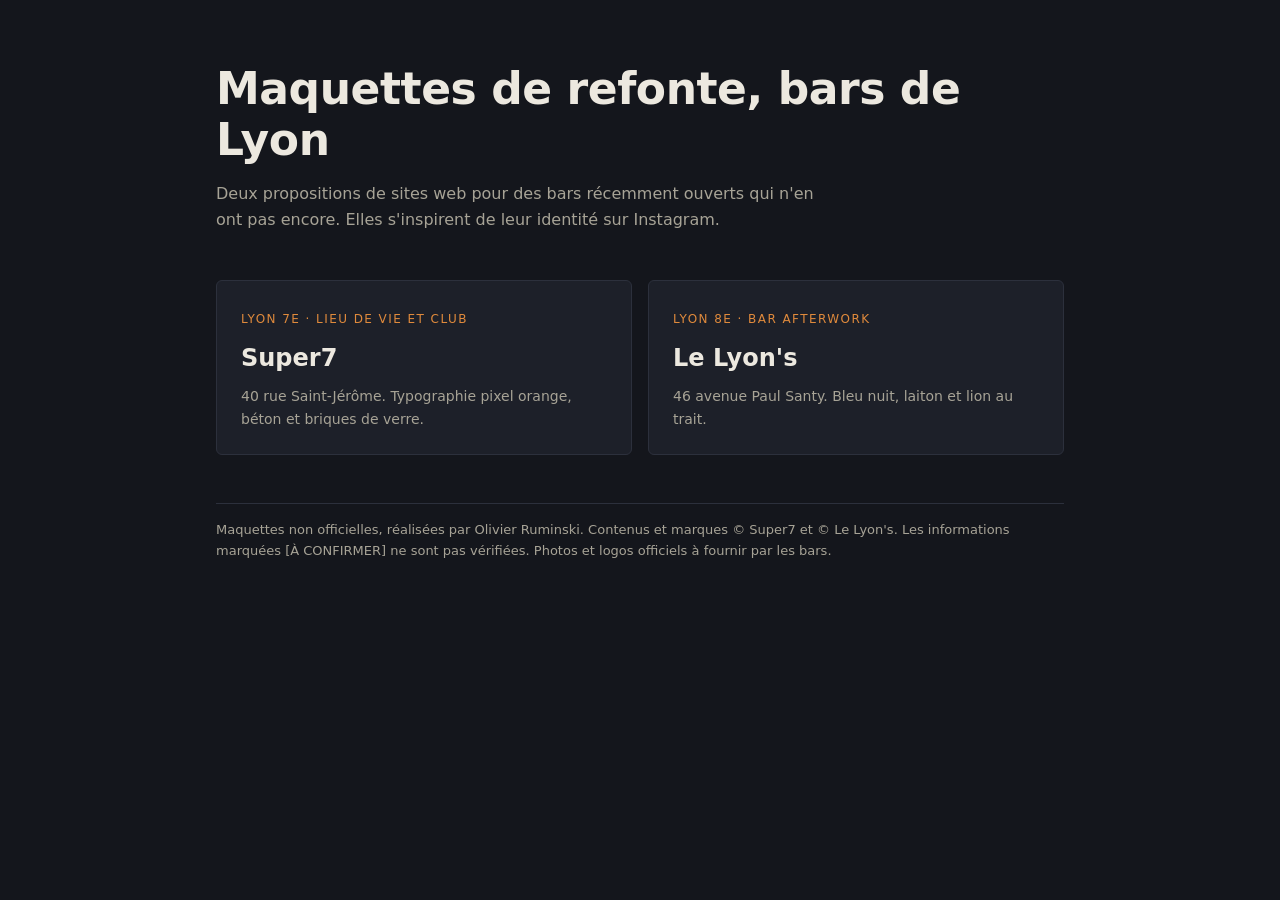
<file: index.html>
<!doctype html>
<html lang="fr">
<head>
<meta charset="utf-8">
<meta name="viewport" content="width=device-width, initial-scale=1">
<meta name="robots" content="noindex, nofollow">
<title>Maquettes de refonte, bars de Lyon</title>
<style>
:root{--bg:#14161c;--surface:#1d2029;--text:#ece8df;--muted:#a7a396;--accent:#e08a3c;--border:#2c303c;--sp:8px}
*{box-sizing:border-box}
body{margin:0;background:var(--bg);color:var(--text);font:16px/1.6 system-ui,-apple-system,"Segoe UI",sans-serif;min-height:100vh}
main{max-width:880px;margin:0 auto;padding:calc(var(--sp)*8) calc(var(--sp)*2)}
h1{font-size:clamp(28px,5vw,44px);line-height:1.15;margin:0 0 calc(var(--sp)*2);letter-spacing:-.01em}
p.lead{color:var(--muted);max-width:60ch;margin:0 0 calc(var(--sp)*6)}
ul{list-style:none;margin:0;padding:0;display:grid;gap:calc(var(--sp)*2)}
@media(min-width:700px){ul{grid-template-columns:1fr 1fr}}
a.card{display:block;padding:calc(var(--sp)*3);background:var(--surface);border:1px solid var(--border);border-radius:6px;color:inherit;text-decoration:none;min-height:44px;transition:border-color .2s}
a.card:hover,a.card:focus-visible{border-color:var(--accent);outline:none}
a.card:focus-visible{outline:2px solid var(--accent);outline-offset:2px}
.tag{font-size:12px;letter-spacing:.12em;text-transform:uppercase;color:var(--accent)}
h2{margin:calc(var(--sp))0 var(--sp);font-size:24px}
.meta{color:var(--muted);font-size:14px;margin:0}
footer{margin-top:calc(var(--sp)*6);color:var(--muted);font-size:13px;border-top:1px solid var(--border);padding-top:calc(var(--sp)*2)}
</style>
</head>
<body>
<main>
<h1>Maquettes de refonte, bars de Lyon</h1>
<p class="lead">Deux propositions de sites web pour des bars récemment ouverts qui n'en ont pas encore. Elles s'inspirent de leur identité sur Instagram.</p>
<ul>
<li><a class="card" href="super7/"><span class="tag">Lyon 7e · lieu de vie et club</span><h2>Super7</h2><p class="meta">40 rue Saint-Jérôme. Typographie pixel orange, béton et briques de verre.</p></a></li>
<li><a class="card" href="lelyons/"><span class="tag">Lyon 8e · bar afterwork</span><h2>Le Lyon's</h2><p class="meta">46 avenue Paul Santy. Bleu nuit, laiton et lion au trait.</p></a></li>
</ul>
<footer>Maquettes non officielles, réalisées par Olivier Ruminski. Contenus et marques © Super7 et © Le Lyon's. Les informations marquées [À CONFIRMER] ne sont pas vérifiées. Photos et logos officiels à fournir par les bars.</footer>
</main>
</body>
</html>
</file>
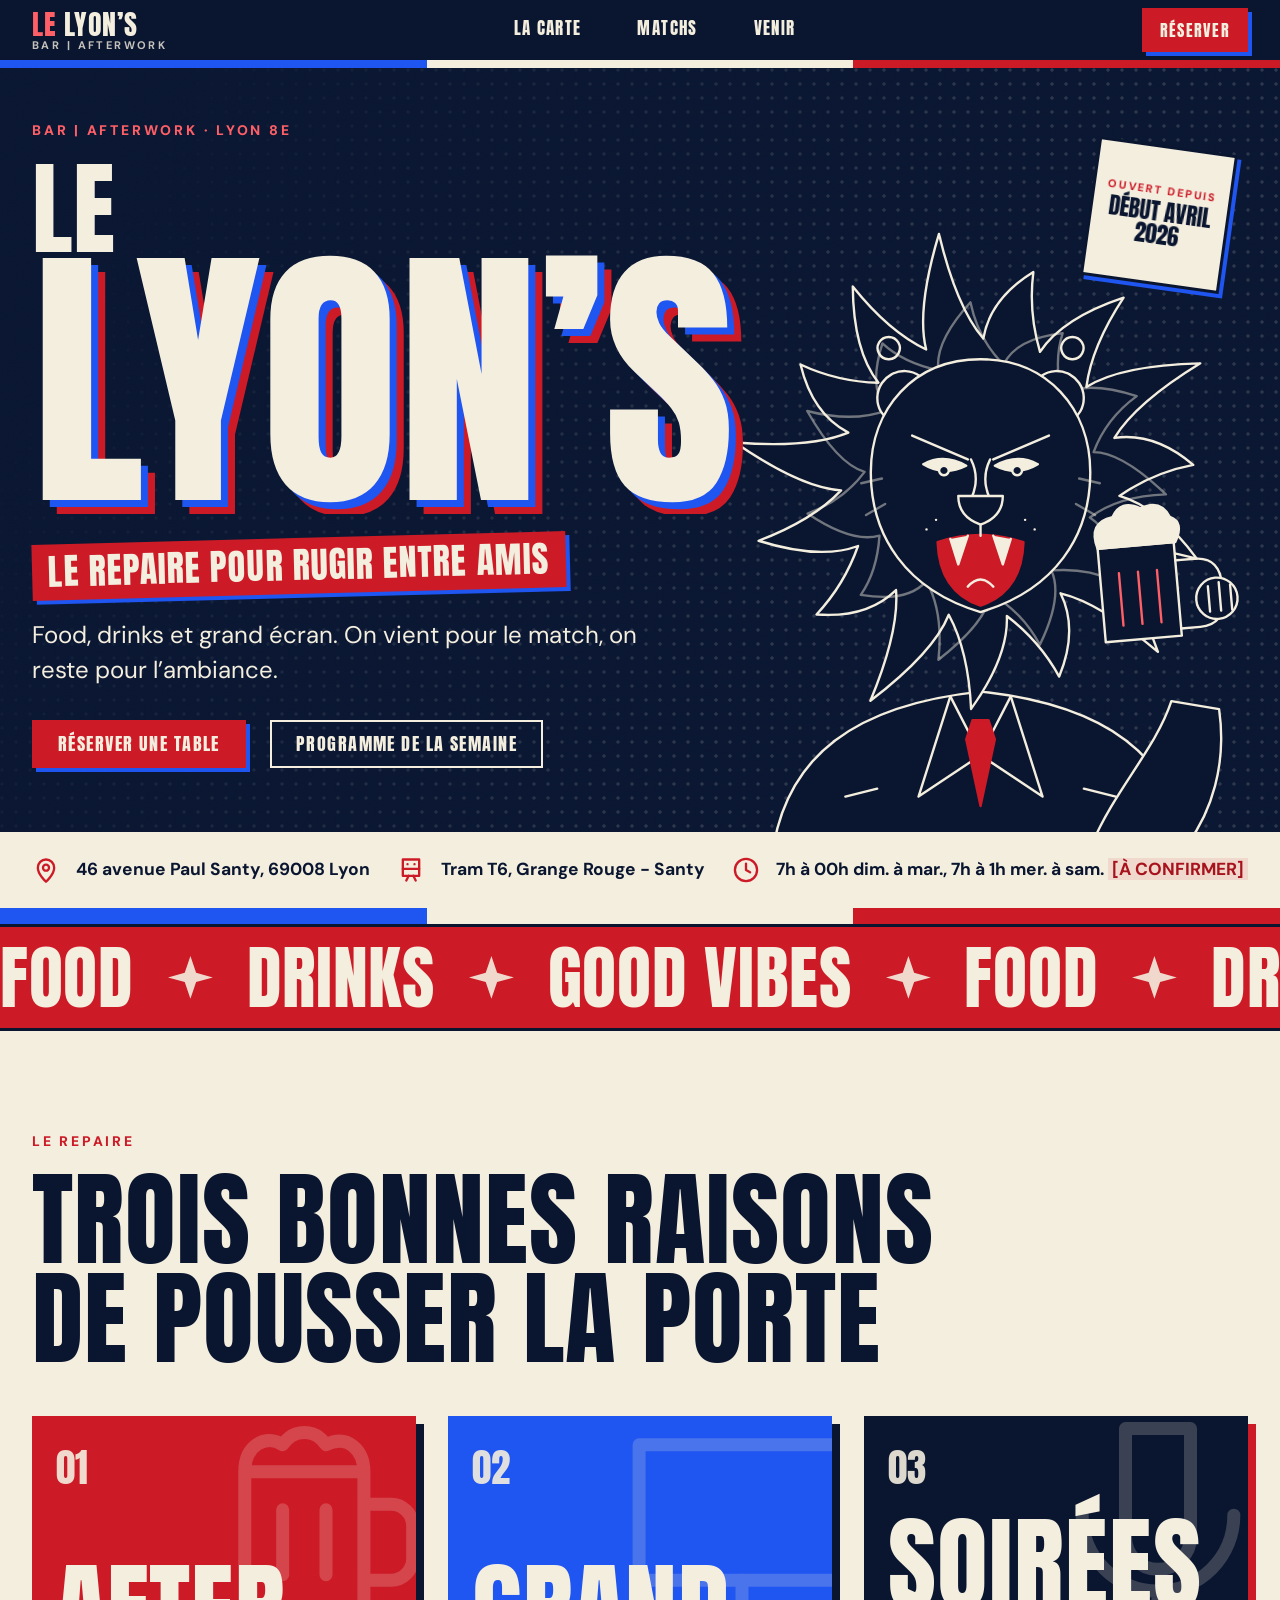
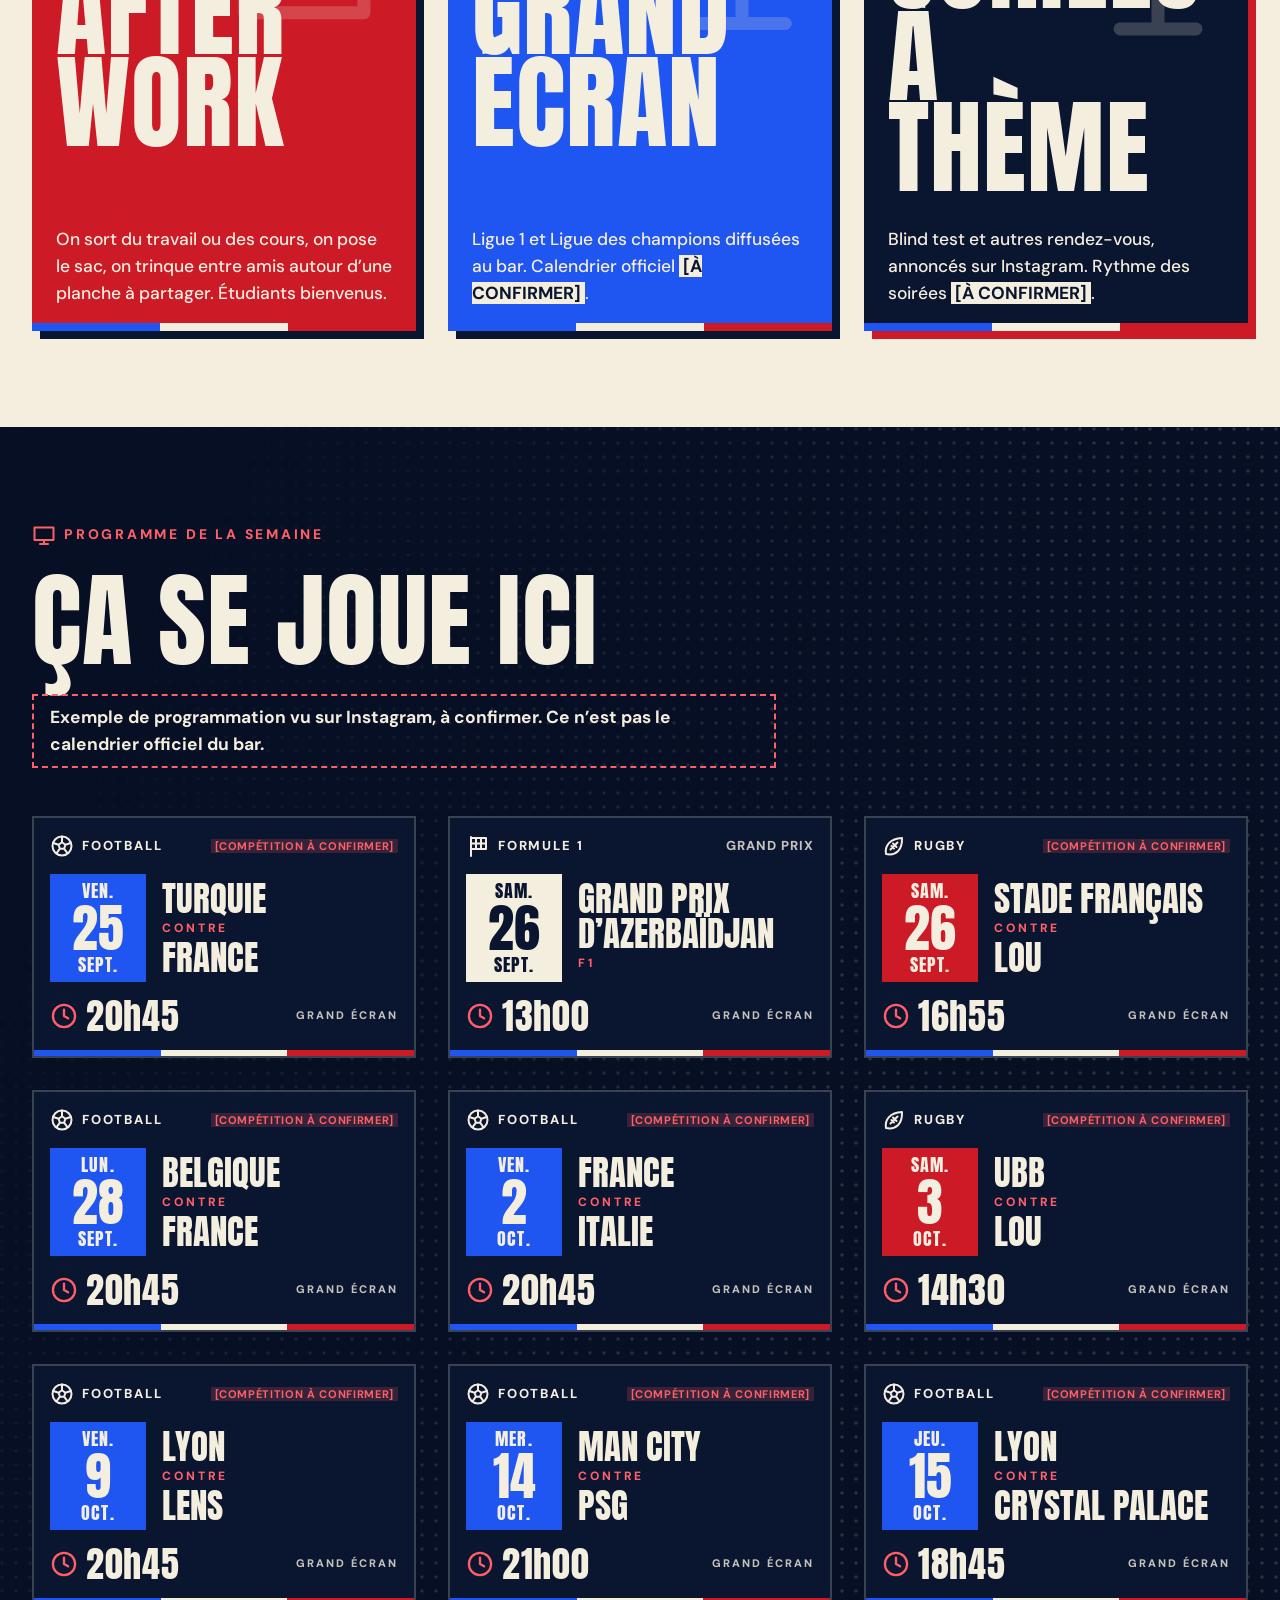
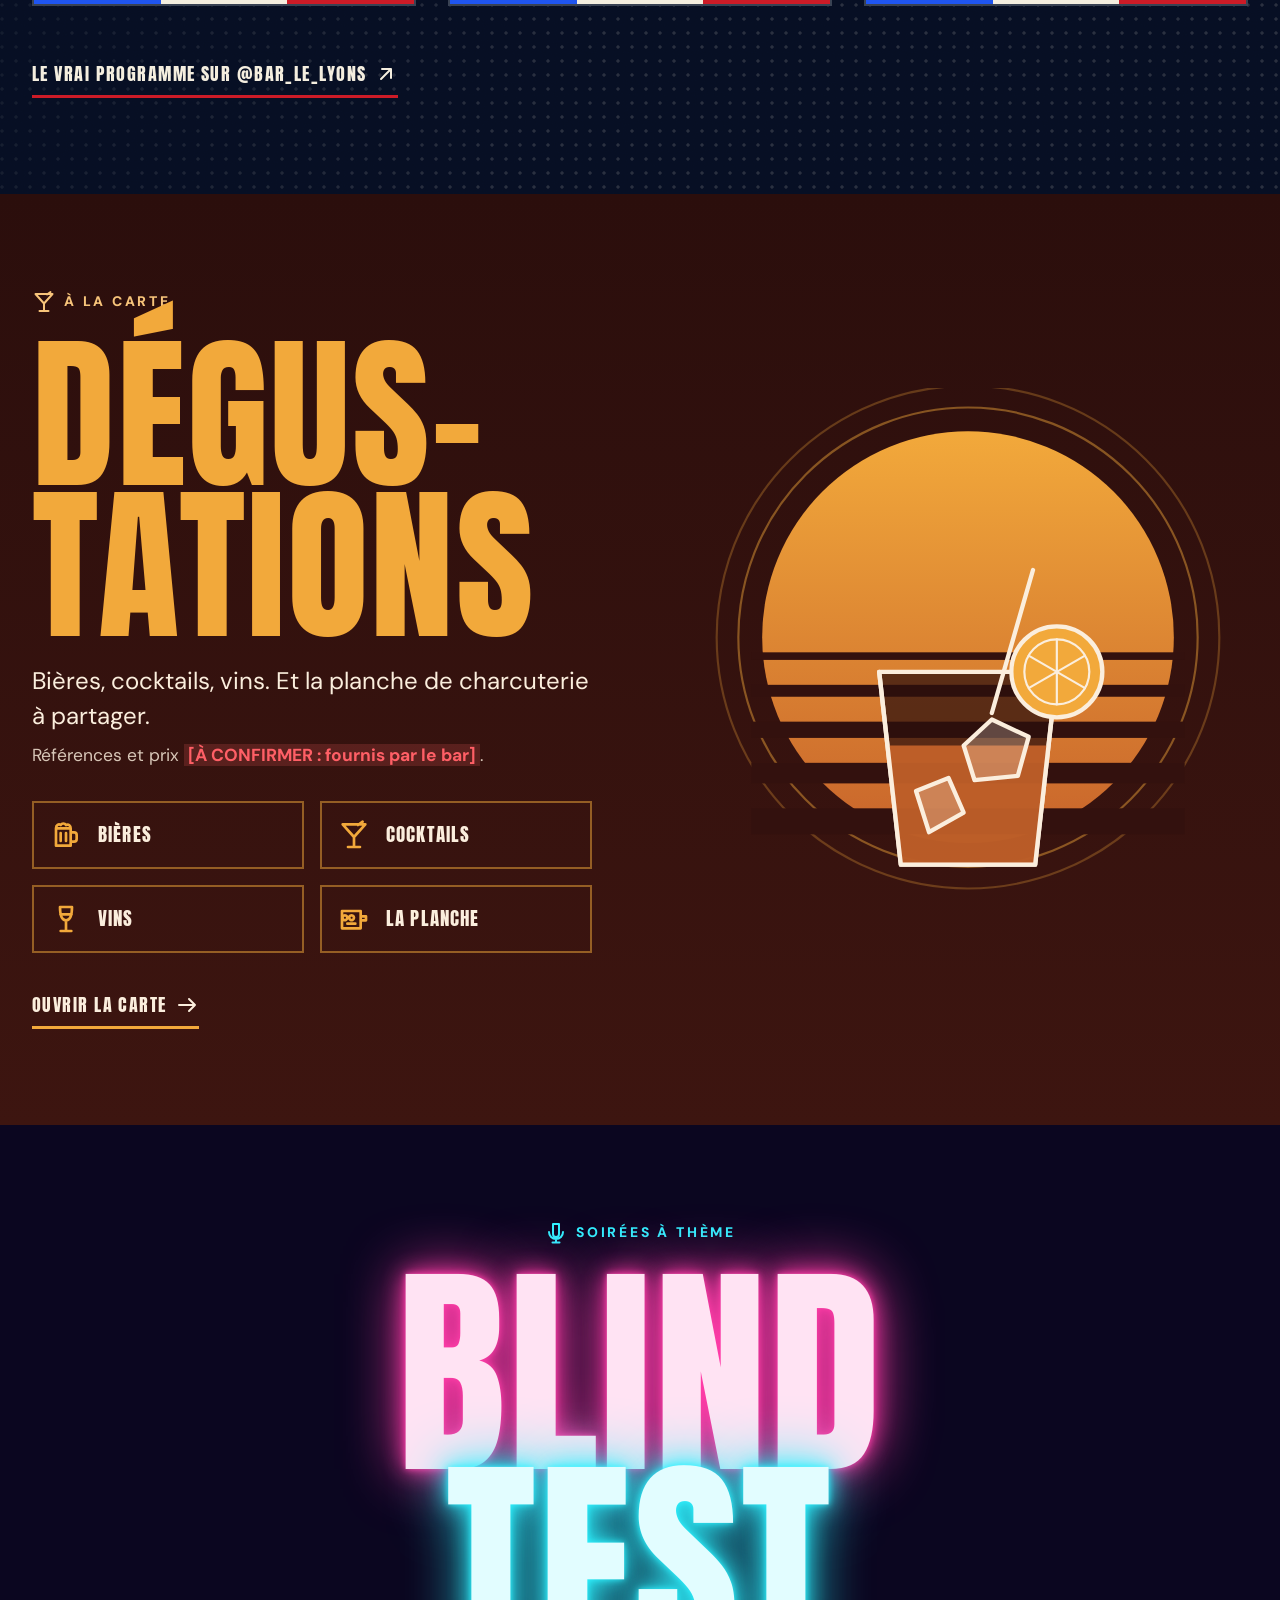
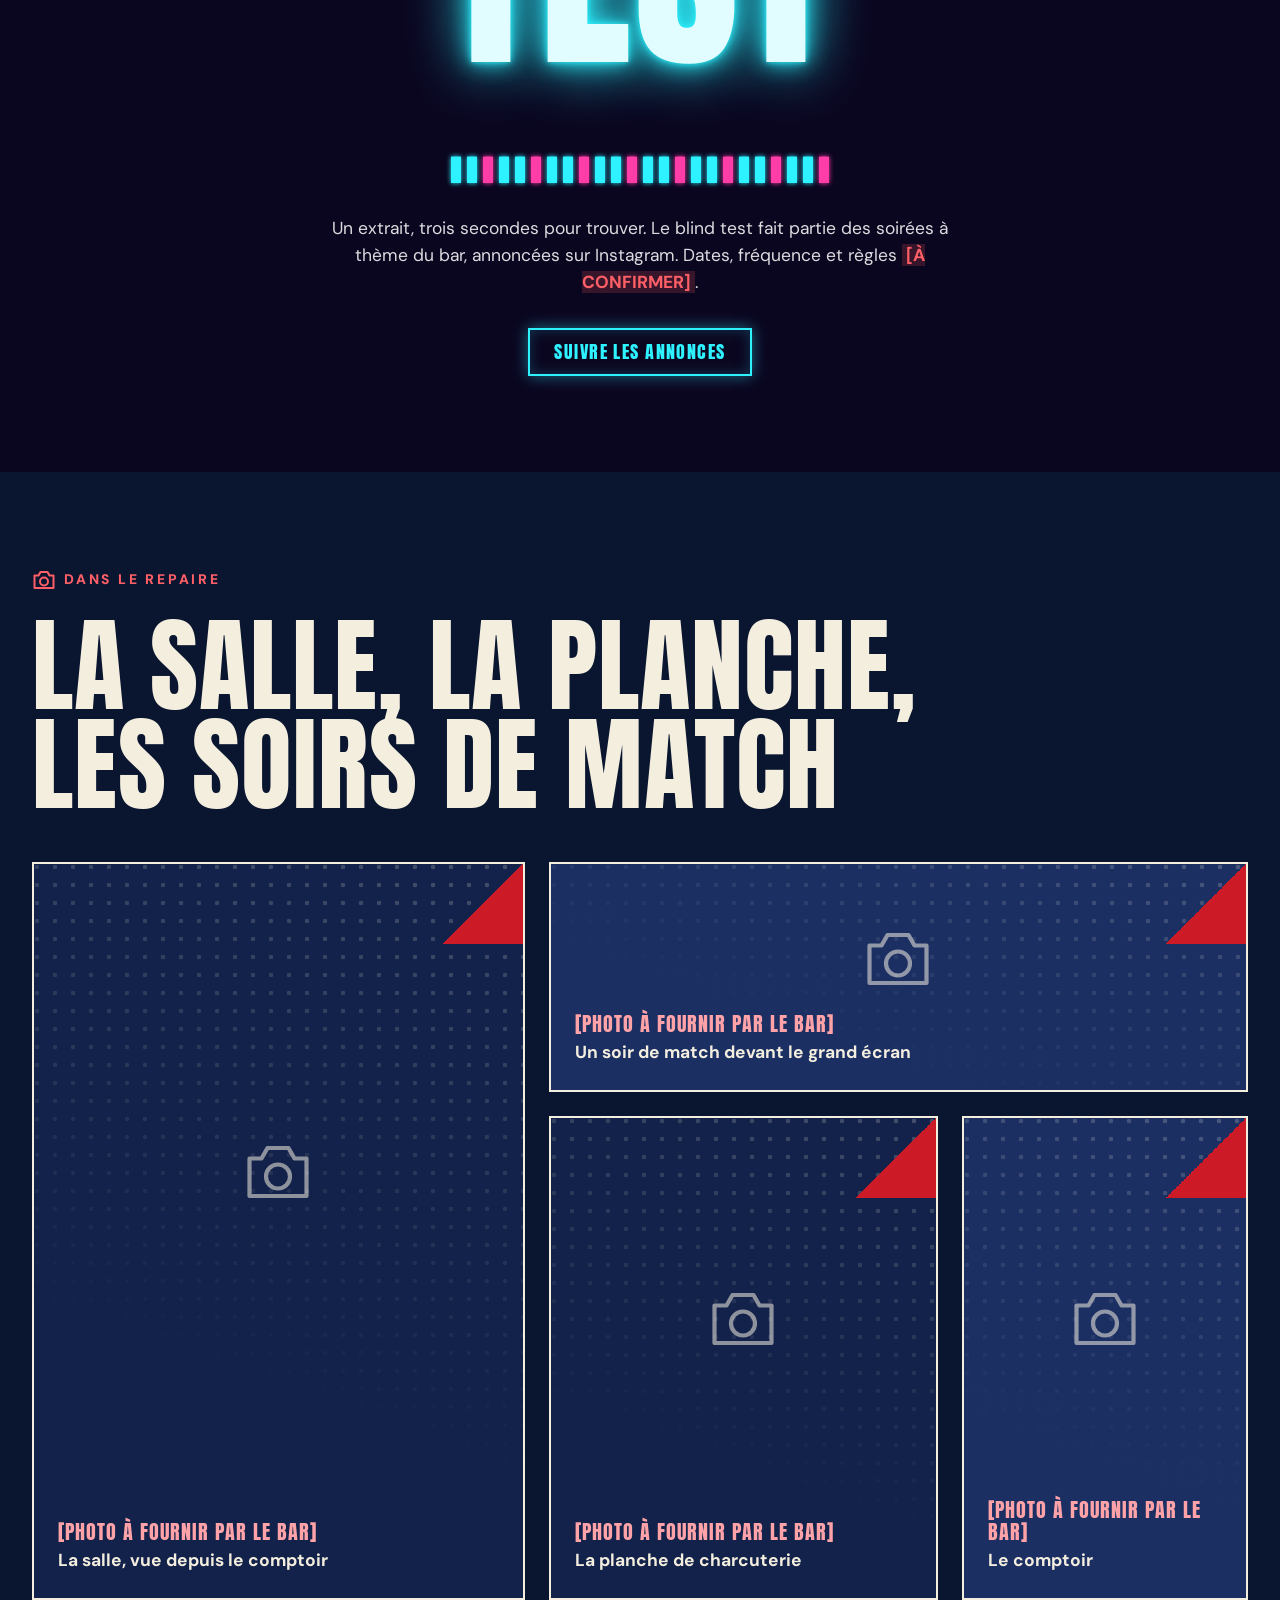
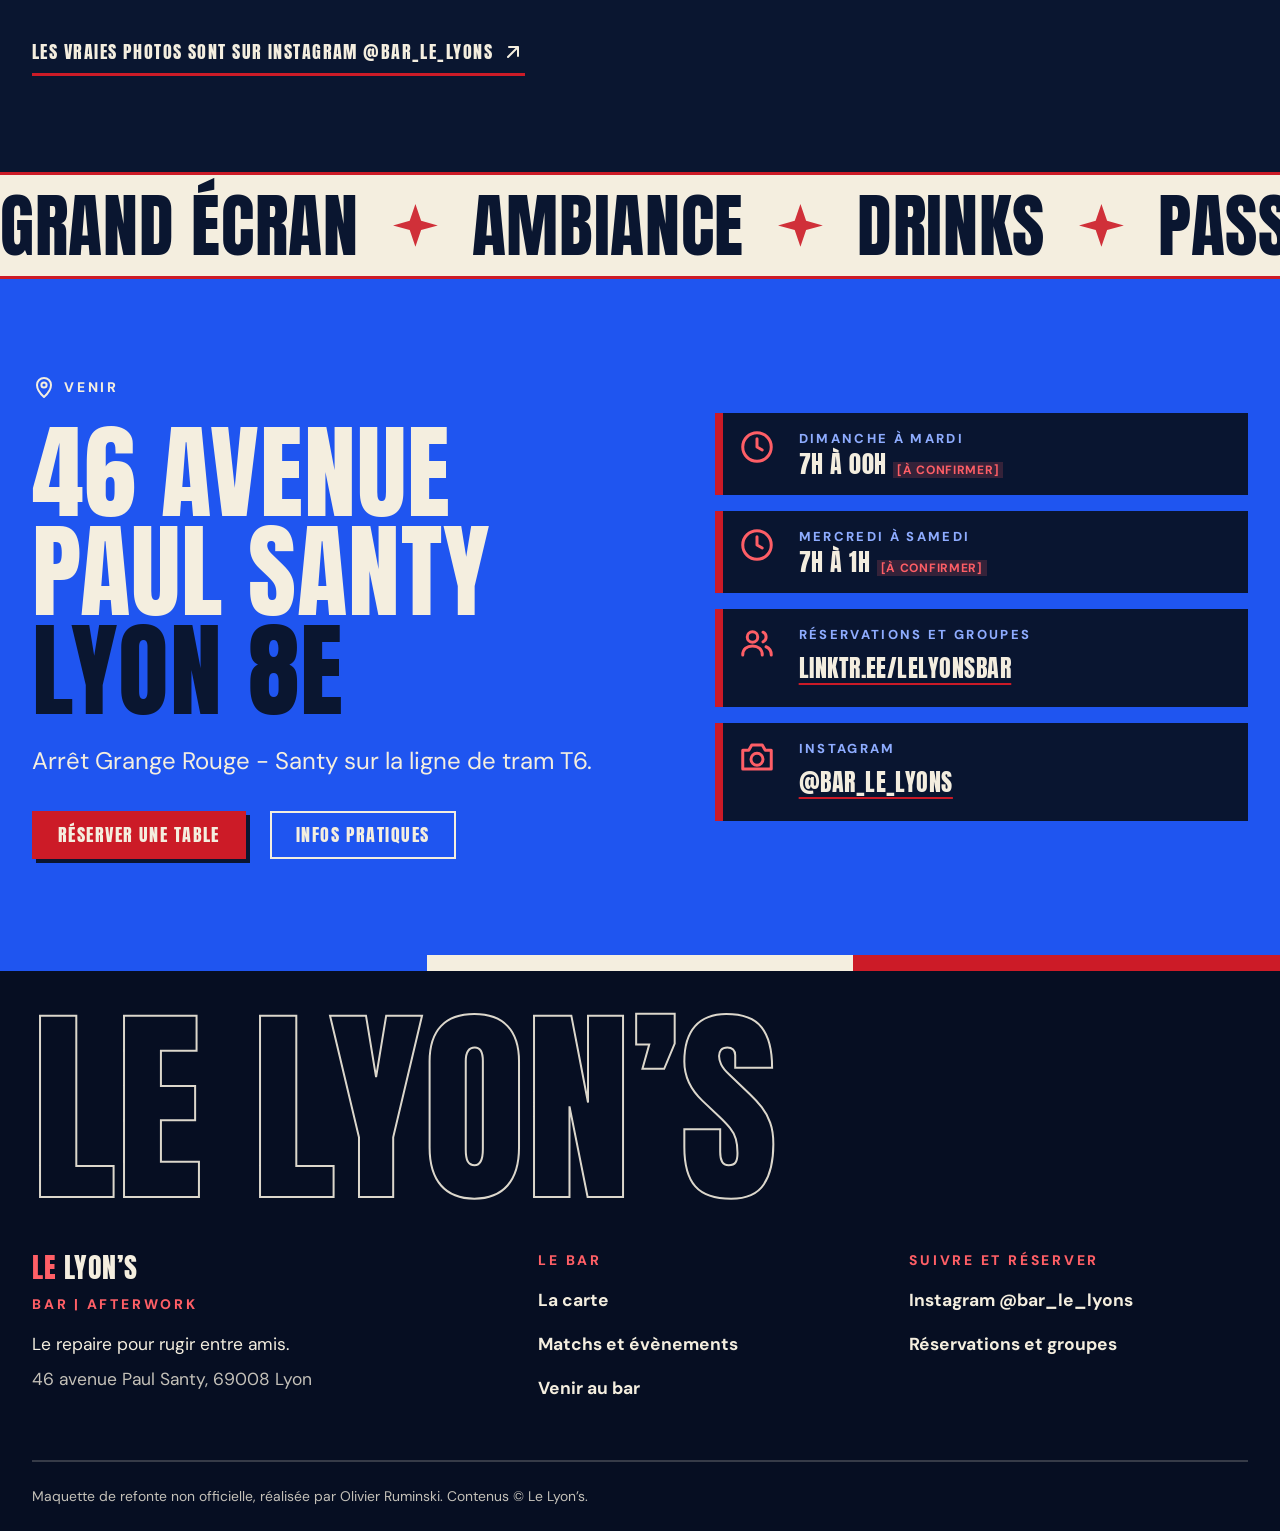
<file: lelyons/index.html>
<!doctype html>
<html lang="fr">
<head>
<meta charset="utf-8">
<meta name="viewport" content="width=device-width, initial-scale=1">
<title>Le Lyon’s, bar afterwork et grand écran à Lyon 8e (maquette)</title>
<meta name="description" content="Maquette de refonte non officielle : Le Lyon’s, le repaire pour rugir entre amis. Bar afterwork, 46 avenue Paul Santy, Lyon 8e.">
<meta name="robots" content="noindex, nofollow">
<meta name="theme-color" content="#0a1630">
<link rel="icon" href="images/favicon.svg" type="image/svg+xml">
<link rel="preload" href="fonts/anton-latin-400-normal.woff2" as="font" type="font/woff2" crossorigin>
<link rel="preload" href="fonts/dm-sans-latin-wght-normal.woff2" as="font" type="font/woff2" crossorigin>
<link rel="stylesheet" href="css/tokens.css">
<link rel="stylesheet" href="css/base.css">
<link rel="stylesheet" href="css/components.css">
<script>(function(){var d=document.documentElement;if(!window.matchMedia("(prefers-reduced-motion: reduce)").matches){d.classList.add("js");setTimeout(function(){if(!d.classList.contains("ready")){d.classList.remove("js")}},4500)}})()</script>
</head>
<body>
<svg width="0" height="0" style="position:absolute" aria-hidden="true" focusable="false"><defs>
<symbol id="i-arrow" viewBox="0 0 24 24"><path d="M4 12h16M14 6l6 6-6 6"/></symbol>
<symbol id="i-ext" viewBox="0 0 24 24"><path d="M7 17 17 7M8 7h9v9"/></symbol>
<symbol id="i-pin" viewBox="0 0 24 24"><path d="M12 22s-7-6.2-7-12a7 7 0 0 1 14 0c0 5.8-7 12-7 12z"/><circle cx="12" cy="10" r="2.6"/></symbol>
<symbol id="i-clock" viewBox="0 0 24 24"><circle cx="12" cy="12" r="9.5"/><path d="M12 6.5V12l3.5 2"/></symbol>
<symbol id="i-tram" viewBox="0 0 24 24"><rect x="5" y="3" width="14" height="14"/><path d="M5 11h14M8 21l2-4M16 21l-2-4M9 7h.01M15 7h.01"/></symbol>
<symbol id="i-ball" viewBox="0 0 24 24"><circle cx="12" cy="12" r="9.5"/><path d="M12 8.2l3.4 2.5-1.3 4h-4.2l-1.3-4zM12 8.2V2.5M15.4 10.7l5.3-1.7M14.1 14.7l3.3 4.4M9.9 14.7l-3.3 4.4M8.6 10.7 3.3 9"/></symbol>
<symbol id="i-rugby" viewBox="0 0 24 24"><path d="M4 20C2.5 12 8 4.5 20 4c.5 12-6 18-16 16z"/><path d="M8.5 15.5l7-7M11 9.5l3.5 3.5M9.5 12l2.5 2.5"/></symbol>
<symbol id="i-flag" viewBox="0 0 24 24"><path d="M5 22V3M5 4h15v11H5M10 4v11M15 4v11M5 9.5h15"/></symbol>
<symbol id="i-tv" viewBox="0 0 24 24"><rect x="2.5" y="4.5" width="19" height="12.5"/><path d="M8 21h8M12 17v4"/></symbol>
<symbol id="i-mug" viewBox="0 0 24 24"><path d="M4.5 7h11v13h-11zM15.5 10H18a2 2 0 0 1 2 2v3a2 2 0 0 1-2 2h-2.5M8 10.5v6M12 10.5v6M4.5 7c0-2.5 2-3.5 3.5-2.5C9 3 11 3 12 4.5c2-1 3.5.5 3.5 2.5"/></symbol>
<symbol id="i-cocktail" viewBox="0 0 24 24"><path d="M3.5 4h17L12 13.5zM12 13.5V21M7.5 21h9M15 4.5l3.5-2.5"/></symbol>
<symbol id="i-wine" viewBox="0 0 24 24"><path d="M7.5 3h9c0 6.5-1.5 10-4.5 10S7.5 9.500 7.500 3zM12 13v8M8 21h8M7.8 8.5h8.4"/></symbol>
<symbol id="i-board" viewBox="0 0 24 24"><path d="M3 6h14v13H3zM17 10h4v3h-4M7 11a1.800 1.800 0 1 0 0 .1M12 11a1.800 1.800 0 1 0 0 .1M7 15.500h6"/></symbol>
<symbol id="i-mic" viewBox="0 0 24 24"><path d="M9 3h6v10a3 3 0 0 1-6 0zM5 11a7 7 0 0 0 14 0M12 18v3.500M8.500 21.500h7"/></symbol>
<symbol id="i-cam" viewBox="0 0 24 24"><path d="M2.500 7.500h4l2-3.500h7l2 3.500h4v12.500h-19zM12 17.500a4 4 0 1 0 0-8 4 4 0 0 0 0 8z"/></symbol>
<symbol id="i-phone" viewBox="0 0 24 24"><path d="M5 3.500h4l2 5-2.500 1.500a11 11 0 0 0 5 5l1.500-2.500 5 2v4a1.500 1.500 0 0 1-1.500 1.500A16.500 16.500 0 0 1 3.500 5 1.500 1.500 0 0 1 5 3.500z"/></symbol>
<symbol id="i-park" viewBox="0 0 24 24"><rect x="3.500" y="3.500" width="17" height="17"/><path d="M9.500 17V7.500h4a3 3 0 0 1 0 6h-4"/></symbol>
<symbol id="i-users"viewBox="0 0 24 24"><circle cx="9" cy="8" r="3.500"/><path d="M2.500 20c0-4 3-6 6.500-6s6.500 2 6.500 6M16 4.800a3.500 3.500 0 0 1 0 6.400M18 14.500c2 .8 3.500 2.600 3.500 5.500"/></symbol>
<symbol id="i-spark" viewBox="0 0 24 24"><path d="M12 1.500l2.800 8.200 8.200 2.300-8.200 2.300L12 22.500l-2.800-8.200L1 12l8.200-2.300z"/></symbol>
</defs></svg>
<a class="skip" href="#contenu">Aller au contenu</a>
<header class="site-header">
  <div class="container site-header__row">
    <a class="brand" href="index.html" aria-label="Le Lyon’s, accueil">
      <span class="brand__name"><b>Le</b> Lyon’s</span>
      <span class="brand__tag">Bar | Afterwork</span>
    </a>
    <nav class="nav" aria-label="Navigation principale">
      <a href="carte.html">La carte</a>
      <a href="matchs-evenements.html">Matchs</a>
      <a href="infos.html">Venir</a>
    </nav>
    <a class="btn btn--primary site-header__cta" href="https://linktr.ee/LeLyonsBar" rel="noopener noreferrer" target="_blank">Réserver<span class="sr-only"> (nouvel onglet)</span></a>
  </div>
  <span class="tri" aria-hidden="true"></span>
</header>
<main id="contenu">

<section class="hero has-halftone has-grain" aria-labelledby="titre-accueil">
  <div class="container hero__grid">
    <div class="hero__copy">
      <p class="eyebrow hero__eyebrow" data-in>Bar | Afterwork · Lyon 8e</p>
      <h1 id="titre-accueil" class="hero__title">
        <span class="line line--sm"><span class="line__in">Le</span></span>
        <span class="line line--xl"><span class="line__in">Lyon’s</span></span>
      </h1>
      <p class="hero__baseline" data-in>Le repaire pour rugir entre amis</p>
      <p class="hero__lead lead" data-in>Food, drinks et grand écran. On vient pour le match, on reste pour l’ambiance.</p>
      <div class="btn-row" data-in>
        <a class="btn btn--primary" href="https://linktr.ee/LeLyonsBar" rel="noopener noreferrer" target="_blank">Réserver une table<span class="sr-only"> (nouvel onglet)</span></a>
        <a class="btn btn--ghost" href="#programme">Programme de la semaine</a>
      </div>
    </div>
    <div class="hero__sticker" data-in aria-hidden="false"><div><span>Ouvert depuis</span>début avril 2026</div></div>
    <div class="hero__lion" data-lion><svg class="lion" viewBox="0 -10 660 790" role="img" aria-label="Illustration au trait : un lion en costume levant une chope. Emplacement provisoire en attendant le logo officiel du bar." xmlns="http://www.w3.org/2000/svg">
<g class="lion-body">
<path class="ln fill" pathLength="1" d="M40 760 C60 650 140 585 300 568 C460 585 540 650 560 760 Z"/>
<path class="ln " pathLength="1" d="M262 574 L222 700 L300 648 L378 700 L338 574"/>
<path class="ln " pathLength="1" d="M262 574 L300 648 L338 574"/>
<path class="ln accentf" pathLength="1" d="M290 604 H310 L318 628 L300 712 L282 628 Z"/>
<path class="ln " pathLength="1" d="M130 700 L170 690 M470 700 L430 690"/>
</g>
<g class="lion-head">
<path class="ln fill" pathLength="1" d="M303.5 124Q312.1 73.7 366.4 40.4Q360 91 374.8 140.7Q403.1 98.2 479.9 72.6Q439.8 133.5 433.1 184.9Q476.3 157.6 576.4 155.2Q495.4 204.8 468.4 249Q518.9 241.6 567.5 282.9Q517.3 292.5 474.6 321.9Q523.8 335.7 571.9 400.8Q501.5 381.5 450.6 391Q489.9 423.6 523.1 518.1Q450.9 456.5 400.6 444.4Q423.2 490.2 398.9 549.1Q374.3 504.3 333.1 472.9Q335.2 523.9 288.1 589.8Q284.7 516.9 260 471.4Q241.1 518.8 161.5 579.6Q197.9 491.9 193.7 440.3Q157.2 475.9 93.7 471Q128.6 433.8 145.9 384.9Q98 402.6 20.8 378.3Q89 352.5 124.6 314.9Q73.7 311.6 -8.7 254.7Q85.9 262.2 133.7 242.3Q88.5 218.6 73.6 156.6Q119.8 178.3 171.6 179.6Q140 139.6 139.3 58.6Q184.9 115.6 231.6 137.8Q219 88.4 247.7 -7.6Q269.8 84.7 303.5 124Z"/>
<path class="ln soft" pathLength="1" d="M329 156.9Q344.1 124.2 403.3 117.2Q392 151.4 401.8 195.3Q432.1 176 496.4 196.4Q457.7 224.7 442.2 266.9Q478.2 267.1 533.1 320Q473.4 321.9 437.5 349.1Q467.7 368.6 466.3 428.2Q434 412.2 389.1 415.6Q404 448.4 374.6 509.1Q352.1 466.9 312.5 445.5Q307.2 481.1 247 527.9Q253.6 468.5 231.9 429.1Q208.2 456.2 149.4 446.3Q169.9 416.7 172.9 371.8Q138.3 381.8 82.4 344.1Q127.4 327.8 154.2 291.7Q119.8 281.4 82 215.1Q139.8 230.1 181.9 214.2Q158.4 186.9 176.6 130.1Q203 154.6 247 163.9Q242.1 128.3 287.3 78.4Q297 125.2 329 156.9Z"/>
<path class="ln fill" pathLength="1" d="M190 168 a34 34 0 1 1 -2 1 Z M410 168 a34 34 0 1 0 2 1 Z"/>
<path class="ln " pathLength="1" d="M184 150 a14 14 0 1 1 1 0 M416 150 a14 14 0 1 0 -1 0"/>
<path class="ln fill" pathLength="1" d="M300 150 C384 150 438 212 438 292 C438 372 394 440 300 468 C206 440 162 372 162 292 C162 212 216 150 300 150Z"/>
<path class="ln " pathLength="1" d="M214 246 L284 276 M386 246 L316 276"/>
<path class="ln fillc" pathLength="1" d="M228 282 Q254 268 282 284 Q254 298 228 282Z M372 282 Q346 268 318 284 Q346 298 372 282Z"/>
<path class="ln fill" pathLength="1" d="M254 284 a6 6 0 1 1 -.1 0 M346 284 a6 6 0 1 0 .1 0"/>
<path class="ln " pathLength="1" d="M288 276 Q300 300 288 326 M312 276 Q300 300 312 326"/>
<path class="ln fill" pathLength="1" d="M272 322 H328 Q328 348 300 358 Q272 348 272 322 Z"/>
<path class="ln accentf" pathLength="1" d="M246 380 Q300 362 354 380 Q352 442 300 460 Q248 442 246 380 Z"/>
<path class="ln fillc" pathLength="1" d="M262 376 L272 408 L284 372 M338 376 L328 408 L316 372"/>
<path class="ln " pathLength="1" d="M284 436 Q300 418 316 436"/>
<path class="ln " pathLength="1" d="M300 358 V372"/>
<path class="ln " pathLength="1" d="M244 352 h.1 M232 364 h.1 M356 352 h.1 M368 364 h.1"/>
<path class="ln soft" pathLength="1" d="M176 300 l-26 6 M180 332 l-24 14 M424 300 l26 6 M420 332 l24 14"/>
</g>
<g class="lion-arm">
<path class="ln fill" pathLength="1" d="M440 760 C470 690 520 640 540 580 L600 590 C610 660 590 720 560 760 Z"/>
<g class="lion-mug">
<path class="ln fill" pathLength="1" d="M456 395 h96 v118 h-96 z"/>
<path class="ln " pathLength="1" d="M552 418 h24 q32 0 32 36 v14 q0 36 -32 36 h-24"/>
<path class="ln fillc" pathLength="1" d="M456 395 q-10 -34 22 -38 q12 -22 36 -8 q26 -10 36 14 q18 8 4 32 z"/>
<path class="ln accent" pathLength="1" d="M480 428 v66 M504 428 v66 M528 428 v66"/>
<path class="ln fill" pathLength="1" d="M574 470 a26 26 0 1 1 52 0 a26 26 0 1 1 -52 0 Z"/>
<path class="ln " pathLength="1" d="M590 454 v32 M604 450 v36 M618 454 v32"/>
</g>
</g></svg></div>
  </div>
  <div class="hero__strip">
    <div class="container">
      <ul>
        <li><svg class="icon " aria-hidden="true" focusable="false"><use href="#i-pin"/></svg><span>46 avenue Paul Santy, 69008 Lyon</span></li>
        <li><svg class="icon " aria-hidden="true" focusable="false"><use href="#i-tram"/></svg><span>Tram T6, Grange Rouge - Santy</span></li>
        <li><svg class="icon " aria-hidden="true" focusable="false"><use href="#i-clock"/></svg><span>7h à 00h dim. à mar., 7h à 1h mer. à sam. <mark class="tbc">[À CONFIRMER]</mark></span></li>
      </ul>
    </div>
  </div>
  <span class="tri tri--lg" aria-hidden="true"></span>
</section>

<div class="marquee marquee--red" role="group" aria-label="Food, drinks, good vibes">
  <p class="sr-only">Food, drinks, good vibes</p>
  <div class="marquee__track" aria-hidden="true"><ul class="marquee__group"><li>Food<svg class="icon sep" aria-hidden="true" focusable="false"><use href="#i-spark"/></svg></li><li>Drinks<svg class="icon sep" aria-hidden="true" focusable="false"><use href="#i-spark"/></svg></li><li>Good vibes<svg class="icon sep" aria-hidden="true" focusable="false"><use href="#i-spark"/></svg></li><li>Food<svg class="icon sep" aria-hidden="true" focusable="false"><use href="#i-spark"/></svg></li><li>Drinks<svg class="icon sep" aria-hidden="true" focusable="false"><use href="#i-spark"/></svg></li><li>Good vibes<svg class="icon sep" aria-hidden="true" focusable="false"><use href="#i-spark"/></svg></li><li>Food<svg class="icon sep" aria-hidden="true" focusable="false"><use href="#i-spark"/></svg></li><li>Drinks<svg class="icon sep" aria-hidden="true" focusable="false"><use href="#i-spark"/></svg></li><li>Good vibes<svg class="icon sep" aria-hidden="true" focusable="false"><use href="#i-spark"/></svg></li></ul><ul class="marquee__group"><li>Food<svg class="icon sep" aria-hidden="true" focusable="false"><use href="#i-spark"/></svg></li><li>Drinks<svg class="icon sep" aria-hidden="true" focusable="false"><use href="#i-spark"/></svg></li><li>Good vibes<svg class="icon sep" aria-hidden="true" focusable="false"><use href="#i-spark"/></svg></li><li>Food<svg class="icon sep" aria-hidden="true" focusable="false"><use href="#i-spark"/></svg></li><li>Drinks<svg class="icon sep" aria-hidden="true" focusable="false"><use href="#i-spark"/></svg></li><li>Good vibes<svg class="icon sep" aria-hidden="true" focusable="false"><use href="#i-spark"/></svg></li><li>Food<svg class="icon sep" aria-hidden="true" focusable="false"><use href="#i-spark"/></svg></li><li>Drinks<svg class="icon sep" aria-hidden="true" focusable="false"><use href="#i-spark"/></svg></li><li>Good vibes<svg class="icon sep" aria-hidden="true" focusable="false"><use href="#i-spark"/></svg></li></ul></div>
</div>

<section class="section on-light" aria-labelledby="titre-repaire">
  <div class="container">
    <div class="section__head" data-reveal>
      <p class="eyebrow">Le repaire</p>
      <h2 id="titre-repaire">Trois bonnes raisons de pousser la porte</h2>
    </div>
    <div class="posters">
      <article class="poster poster--red" data-reveal>
        <svg class="icon poster__bg" aria-hidden="true" focusable="false"><use href="#i-mug"/></svg>
        <p class="poster__no">01</p>
        <h3 class="poster__word">After<br>work</h3>
        <p>On sort du travail ou des cours, on pose le sac, on trinque entre amis autour d’une planche à partager. Étudiants bienvenus.</p>
        <span class="tri" aria-hidden="true"></span>
      </article>
      <article class="poster poster--blue" data-reveal>
        <svg class="icon poster__bg" aria-hidden="true" focusable="false"><use href="#i-tv"/></svg>
        <p class="poster__no">02</p>
        <h3 class="poster__word">Grand<br>écran</h3>
        <p>Ligue 1 et Ligue des champions diffusées au bar. Calendrier officiel <mark class="tbc">[À CONFIRMER]</mark>.</p>
        <span class="tri" aria-hidden="true"></span>
      </article>
      <article class="poster poster--navy" data-reveal>
        <svg class="icon poster__bg" aria-hidden="true" focusable="false"><use href="#i-mic"/></svg>
        <p class="poster__no">03</p>
        <h3 class="poster__word">Soirées<br>à thème</h3>
        <p>Blind test et autres rendez-vous, annoncés sur Instagram. Rythme des soirées <mark class="tbc">[À CONFIRMER]</mark>.</p>
        <span class="tri" aria-hidden="true"></span>
      </article>
    </div>
  </div>
</section>

<section class="section prog has-halftone has-grain" aria-labelledby="titre-programme" id="programme">
  <div class="container">
    <div class="section__head" data-reveal>
      <p class="eyebrow eyebrow--red"><svg class="icon " aria-hidden="true" focusable="false"><use href="#i-tv"/></svg> Programme de la semaine</p>
      <h2 id="titre-programme">Ça se joue ici</h2>
      <p class="prog__note">Exemple de programmation vu sur Instagram, à confirmer. Ce n’est pas le calendrier officiel du bar.</p>
    </div>
    <ul class="matches">
<li class="match" data-sport="foot" data-reveal>
  <div class="match__bar"><span class="match__sport"><svg class="icon " aria-hidden="true" focusable="false"><use href="#i-ball"/></svg>Football</span><span class="match__comp"><mark class="tbc">[COMPÉTITION À CONFIRMER]</mark></span></div>
  <div class="match__body">
    <p class="match__date"><span class="match__dow">ven.</span><span class="match__day">25</span><span class="match__mon">sept.</span></p>
    <p class="match__teams"><span>Turquie</span><span class="match__vs">contre</span><span>France</span></p>
  </div>
  <div class="match__foot"><span class="match__time"><svg class="icon " aria-hidden="true" focusable="false"><use href="#i-clock"/></svg>20h45</span><span class="match__tag">Grand écran</span></div>
  <span class="tri" aria-hidden="true"></span>
</li>
<li class="match" data-sport="f1" data-reveal>
  <div class="match__bar"><span class="match__sport"><svg class="icon " aria-hidden="true" focusable="false"><use href="#i-flag"/></svg>Formule 1</span><span class="match__comp">Grand Prix</span></div>
  <div class="match__body">
    <p class="match__date"><span class="match__dow">sam.</span><span class="match__day">26</span><span class="match__mon">sept.</span></p>
    <p class="match__teams"><span>Grand Prix d’Azerbaïdjan</span><span class="match__vs">F1</span></p>
  </div>
  <div class="match__foot"><span class="match__time"><svg class="icon " aria-hidden="true" focusable="false"><use href="#i-clock"/></svg>13h00</span><span class="match__tag">Grand écran</span></div>
  <span class="tri" aria-hidden="true"></span>
</li>
<li class="match" data-sport="rugby" data-reveal>
  <div class="match__bar"><span class="match__sport"><svg class="icon " aria-hidden="true" focusable="false"><use href="#i-rugby"/></svg>Rugby</span><span class="match__comp"><mark class="tbc">[COMPÉTITION À CONFIRMER]</mark></span></div>
  <div class="match__body">
    <p class="match__date"><span class="match__dow">sam.</span><span class="match__day">26</span><span class="match__mon">sept.</span></p>
    <p class="match__teams"><span>Stade Français</span><span class="match__vs">contre</span><span>LOU</span></p>
  </div>
  <div class="match__foot"><span class="match__time"><svg class="icon " aria-hidden="true" focusable="false"><use href="#i-clock"/></svg>16h55</span><span class="match__tag">Grand écran</span></div>
  <span class="tri" aria-hidden="true"></span>
</li>
<li class="match" data-sport="foot" data-reveal>
  <div class="match__bar"><span class="match__sport"><svg class="icon " aria-hidden="true" focusable="false"><use href="#i-ball"/></svg>Football</span><span class="match__comp"><mark class="tbc">[COMPÉTITION À CONFIRMER]</mark></span></div>
  <div class="match__body">
    <p class="match__date"><span class="match__dow">lun.</span><span class="match__day">28</span><span class="match__mon">sept.</span></p>
    <p class="match__teams"><span>Belgique</span><span class="match__vs">contre</span><span>France</span></p>
  </div>
  <div class="match__foot"><span class="match__time"><svg class="icon " aria-hidden="true" focusable="false"><use href="#i-clock"/></svg>20h45</span><span class="match__tag">Grand écran</span></div>
  <span class="tri" aria-hidden="true"></span>
</li>
<li class="match" data-sport="foot" data-reveal>
  <div class="match__bar"><span class="match__sport"><svg class="icon " aria-hidden="true" focusable="false"><use href="#i-ball"/></svg>Football</span><span class="match__comp"><mark class="tbc">[COMPÉTITION À CONFIRMER]</mark></span></div>
  <div class="match__body">
    <p class="match__date"><span class="match__dow">ven.</span><span class="match__day">2</span><span class="match__mon">oct.</span></p>
    <p class="match__teams"><span>France</span><span class="match__vs">contre</span><span>Italie</span></p>
  </div>
  <div class="match__foot"><span class="match__time"><svg class="icon " aria-hidden="true" focusable="false"><use href="#i-clock"/></svg>20h45</span><span class="match__tag">Grand écran</span></div>
  <span class="tri" aria-hidden="true"></span>
</li>
<li class="match" data-sport="rugby" data-reveal>
  <div class="match__bar"><span class="match__sport"><svg class="icon " aria-hidden="true" focusable="false"><use href="#i-rugby"/></svg>Rugby</span><span class="match__comp"><mark class="tbc">[COMPÉTITION À CONFIRMER]</mark></span></div>
  <div class="match__body">
    <p class="match__date"><span class="match__dow">sam.</span><span class="match__day">3</span><span class="match__mon">oct.</span></p>
    <p class="match__teams"><span>UBB</span><span class="match__vs">contre</span><span>LOU</span></p>
  </div>
  <div class="match__foot"><span class="match__time"><svg class="icon " aria-hidden="true" focusable="false"><use href="#i-clock"/></svg>14h30</span><span class="match__tag">Grand écran</span></div>
  <span class="tri" aria-hidden="true"></span>
</li>
<li class="match" data-sport="foot" data-reveal>
  <div class="match__bar"><span class="match__sport"><svg class="icon " aria-hidden="true" focusable="false"><use href="#i-ball"/></svg>Football</span><span class="match__comp"><mark class="tbc">[COMPÉTITION À CONFIRMER]</mark></span></div>
  <div class="match__body">
    <p class="match__date"><span class="match__dow">ven.</span><span class="match__day">9</span><span class="match__mon">oct.</span></p>
    <p class="match__teams"><span>Lyon</span><span class="match__vs">contre</span><span>Lens</span></p>
  </div>
  <div class="match__foot"><span class="match__time"><svg class="icon " aria-hidden="true" focusable="false"><use href="#i-clock"/></svg>20h45</span><span class="match__tag">Grand écran</span></div>
  <span class="tri" aria-hidden="true"></span>
</li>
<li class="match" data-sport="foot" data-reveal>
  <div class="match__bar"><span class="match__sport"><svg class="icon " aria-hidden="true" focusable="false"><use href="#i-ball"/></svg>Football</span><span class="match__comp"><mark class="tbc">[COMPÉTITION À CONFIRMER]</mark></span></div>
  <div class="match__body">
    <p class="match__date"><span class="match__dow">mer.</span><span class="match__day">14</span><span class="match__mon">oct.</span></p>
    <p class="match__teams"><span>Man City</span><span class="match__vs">contre</span><span>PSG</span></p>
  </div>
  <div class="match__foot"><span class="match__time"><svg class="icon " aria-hidden="true" focusable="false"><use href="#i-clock"/></svg>21h00</span><span class="match__tag">Grand écran</span></div>
  <span class="tri" aria-hidden="true"></span>
</li>
<li class="match" data-sport="foot" data-reveal>
  <div class="match__bar"><span class="match__sport"><svg class="icon " aria-hidden="true" focusable="false"><use href="#i-ball"/></svg>Football</span><span class="match__comp"><mark class="tbc">[COMPÉTITION À CONFIRMER]</mark></span></div>
  <div class="match__body">
    <p class="match__date"><span class="match__dow">jeu.</span><span class="match__day">15</span><span class="match__mon">oct.</span></p>
    <p class="match__teams"><span>Lyon</span><span class="match__vs">contre</span><span>Crystal Palace</span></p>
  </div>
  <div class="match__foot"><span class="match__time"><svg class="icon " aria-hidden="true" focusable="false"><use href="#i-clock"/></svg>18h45</span><span class="match__tag">Grand écran</span></div>
  <span class="tri" aria-hidden="true"></span>
</li>
    </ul>
    <p style="margin-top:48px" data-reveal><a class="link-arrow" href="https://www.instagram.com/bar_le_lyons/" rel="noopener noreferrer" target="_blank">Le vrai programme sur @bar_le_lyons <svg class="icon " aria-hidden="true" focusable="false"><use href="#i-ext"/></svg><span class="sr-only"> (nouvel onglet)</span></a></p>
  </div>
</section>

<section class="section deg has-grain" aria-labelledby="titre-deg">
  <div class="container deg__grid">
    <div data-reveal>
      <p class="eyebrow"><svg class="icon " aria-hidden="true" focusable="false"><use href="#i-cocktail"/></svg> À la carte</p>
      <h2 id="titre-deg" style="margin-top:16px">Dégus&shy;tations</h2>
      <p class="lead" style="margin-top:24px">Bières, cocktails, vins. Et la planche de charcuterie à partager.</p>
      <p class="soft" style="margin-top:8px">Références et prix <mark class="tbc">[À CONFIRMER : fournis par le bar]</mark>.</p>
      <ul class="deg__list">
        <li><a class="deg__item" href="carte.html#bieres"><svg class="icon " aria-hidden="true" focusable="false"><use href="#i-mug"/></svg>Bières</a></li>
        <li><a class="deg__item" href="carte.html#cocktails"><svg class="icon " aria-hidden="true" focusable="false"><use href="#i-cocktail"/></svg>Cocktails</a></li>
        <li><a class="deg__item" href="carte.html#vins"><svg class="icon " aria-hidden="true" focusable="false"><use href="#i-wine"/></svg>Vins</a></li>
        <li><a class="deg__item" href="carte.html#planche"><svg class="icon " aria-hidden="true" focusable="false"><use href="#i-board"/></svg>La planche</a></li>
      </ul>
      <p style="margin-top:32px"><a class="link-arrow" href="carte.html">Ouvrir la carte <svg class="icon " aria-hidden="true" focusable="false"><use href="#i-arrow"/></svg></a></p>
    </div>
    <div class="deg__art" data-reveal><svg viewBox="0 0 480 500" role="img" aria-label="Illustration de formes : un soleil couchant derrière un verre avec glaçons et tranche d’orange" xmlns="http://www.w3.org/2000/svg">
<defs><linearGradient id="sun" x1="0" y1="0" x2="0" y2="1"><stop offset="0" stop-color="#f2a93b"/><stop offset="1" stop-color="#c8642b"/></linearGradient></defs>
<circle cx="240" cy="230" r="232" fill="none" stroke="#f2a93b" stroke-opacity=".28" stroke-width="2"/>
<circle cx="240" cy="230" r="212" fill="none" stroke="#f2a93b" stroke-opacity=".45" stroke-width="2"/>
<circle cx="240" cy="230" r="190" fill="url(#sun)"/>
<g fill="#33110e"><rect x="40" y="244" width="400" height="7"/><rect x="40" y="274" width="400" height="11"/><rect x="40" y="308" width="400" height="15"/><rect x="40" y="346" width="400" height="19"/><rect x="40" y="388" width="400" height="24"/></g>
<g stroke="#fbeedd" stroke-width="4" stroke-linejoin="round" stroke-linecap="round">
<path d="M158 262 L178 440 H302 L322 262 Z" fill="#2b0e0c" fill-opacity=".72"/>
<path d="M165 330 H315 L302 440 H178 Z" fill="#c8642b" fill-opacity=".9" stroke="none"/>
<path d="M158 262 L178 440 H302 L322 262" fill="none"/>
<path d="M236 330 L262 306 L296 322 L286 358 L246 362 Z" fill="#fbeedd" fill-opacity=".25"/>
<path d="M192 372 L222 360 L236 392 L204 410 Z" fill="#fbeedd" fill-opacity=".25"/>
<path d="M262 300 L300 168" fill="none"/>
<circle cx="322" cy="262" r="42" fill="#f2a93b" stroke="#fbeedd"/>
<circle cx="322" cy="262" r="30" fill="none" stroke="#fbeedd" stroke-width="2"/>
<path d="M322 262 L322 232 M322 262 L348 247 M322 262 L348 277 M322 262 L322 292 M322 262 L296 277 M322 262 L296 247" stroke-width="2"/>
</g></svg></div>
  </div>
</section>

<section class="section neon" aria-labelledby="titre-blind">
  <div class="container neon__inner" data-reveal>
    <p class="eyebrow"><svg class="icon " aria-hidden="true" focusable="false"><use href="#i-mic"/></svg> Soirées à thème</p>
    <h2 id="titre-blind" class="neon__title"><span>Blind</span><span>Test</span></h2>
    <div class="eq" aria-hidden="true"><i></i><i></i><i></i><i></i><i></i><i></i><i></i><i></i><i></i><i></i><i></i><i></i><i></i><i></i><i></i><i></i><i></i><i></i><i></i><i></i><i></i><i></i><i></i><i></i></div>
    <p>Un extrait, trois secondes pour trouver. Le blind test fait partie des soirées à thème du bar, annoncées sur Instagram. Dates, fréquence et règles <mark class="tbc">[À CONFIRMER]</mark>.</p>
    <div class="btn-row" style="justify-content:center">
      <a class="btn btn--ghost" href="https://www.instagram.com/bar_le_lyons/" rel="noopener noreferrer" target="_blank">Suivre les annonces<span class="sr-only"> (nouvel onglet)</span></a>
    </div>
  </div>
</section>

<section class="section" aria-labelledby="titre-photos">
  <div class="container">
    <div class="section__head" data-reveal>
      <p class="eyebrow eyebrow--red"><svg class="icon " aria-hidden="true" focusable="false"><use href="#i-cam"/></svg> Dans le repaire</p>
      <h2 id="titre-photos">La salle, la planche, les soirs de match</h2>
    </div>
    <div class="mosaic">
      <figure class="ph" data-reveal><svg class="icon ph__icon" aria-hidden="true" focusable="false"><use href="#i-cam"/></svg><p class="ph__tag">[PHOTO À FOURNIR PAR LE BAR]</p><figcaption>La salle, vue depuis le comptoir</figcaption></figure>
      <figure class="ph" data-reveal><svg class="icon ph__icon" aria-hidden="true" focusable="false"><use href="#i-cam"/></svg><p class="ph__tag">[PHOTO À FOURNIR PAR LE BAR]</p><figcaption>Un soir de match devant le grand écran</figcaption></figure>
      <figure class="ph" data-reveal><svg class="icon ph__icon" aria-hidden="true" focusable="false"><use href="#i-cam"/></svg><p class="ph__tag">[PHOTO À FOURNIR PAR LE BAR]</p><figcaption>La planche de charcuterie</figcaption></figure>
      <figure class="ph" data-reveal><svg class="icon ph__icon" aria-hidden="true" focusable="false"><use href="#i-cam"/></svg><p class="ph__tag">[PHOTO À FOURNIR PAR LE BAR]</p><figcaption>Le comptoir</figcaption></figure>
    </div>
    <p style="margin-top:32px" data-reveal><a class="link-arrow" href="https://www.instagram.com/bar_le_lyons/" rel="noopener noreferrer" target="_blank">Les vraies photos sont sur Instagram @bar_le_lyons <svg class="icon " aria-hidden="true" focusable="false"><use href="#i-ext"/></svg><span class="sr-only"> (nouvel onglet)</span></a></p>
  </div>
</section>

<div class="marquee marquee--cream marquee--rev" role="group" aria-label="Grand écran, ambiance, drinks, passion du foot">
  <p class="sr-only">Grand écran, ambiance, drinks, passion du foot</p>
  <div class="marquee__track" aria-hidden="true"><ul class="marquee__group"><li>Grand écran<svg class="icon sep" aria-hidden="true" focusable="false"><use href="#i-spark"/></svg></li><li>Ambiance<svg class="icon sep" aria-hidden="true" focusable="false"><use href="#i-spark"/></svg></li><li>Drinks<svg class="icon sep" aria-hidden="true" focusable="false"><use href="#i-spark"/></svg></li><li>Passion du foot<svg class="icon sep" aria-hidden="true" focusable="false"><use href="#i-spark"/></svg></li><li>Grand écran<svg class="icon sep" aria-hidden="true" focusable="false"><use href="#i-spark"/></svg></li><li>Ambiance<svg class="icon sep" aria-hidden="true" focusable="false"><use href="#i-spark"/></svg></li><li>Drinks<svg class="icon sep" aria-hidden="true" focusable="false"><use href="#i-spark"/></svg></li><li>Passion du foot<svg class="icon sep" aria-hidden="true" focusable="false"><use href="#i-spark"/></svg></li></ul><ul class="marquee__group"><li>Grand écran<svg class="icon sep" aria-hidden="true" focusable="false"><use href="#i-spark"/></svg></li><li>Ambiance<svg class="icon sep" aria-hidden="true" focusable="false"><use href="#i-spark"/></svg></li><li>Drinks<svg class="icon sep" aria-hidden="true" focusable="false"><use href="#i-spark"/></svg></li><li>Passion du foot<svg class="icon sep" aria-hidden="true" focusable="false"><use href="#i-spark"/></svg></li><li>Grand écran<svg class="icon sep" aria-hidden="true" focusable="false"><use href="#i-spark"/></svg></li><li>Ambiance<svg class="icon sep" aria-hidden="true" focusable="false"><use href="#i-spark"/></svg></li><li>Drinks<svg class="icon sep" aria-hidden="true" focusable="false"><use href="#i-spark"/></svg></li><li>Passion du foot<svg class="icon sep" aria-hidden="true" focusable="false"><use href="#i-spark"/></svg></li></ul></div>
</div>

<section class="section venir has-grain" aria-labelledby="titre-venir">
  <div class="container split">
    <div data-reveal>
      <p class="eyebrow"><svg class="icon " aria-hidden="true" focusable="false"><use href="#i-pin"/></svg> Venir</p>
      <h2 id="titre-venir" class="venir__addr" style="margin-top:16px"><span>46 avenue</span><span>Paul Santy</span><span>Lyon 8e</span></h2>
      <p class="lead" style="margin-top:24px">Arrêt Grange Rouge - Santy sur la ligne de tram T6.</p>
      <div class="btn-row" style="margin-top:32px">
        <a class="btn btn--primary" href="https://linktr.ee/LeLyonsBar" rel="noopener noreferrer" target="_blank">Réserver une table<span class="sr-only"> (nouvel onglet)</span></a>
        <a class="btn btn--ghost" href="infos.html">Infos pratiques</a>
      </div>
    </div>
    <dl class="facts" data-reveal>
      <div class="fact"><svg class="icon " aria-hidden="true" focusable="false"><use href="#i-clock"/></svg><div><dt>Dimanche à mardi</dt><dd>7h à 00h <mark class="tbc">[À CONFIRMER]</mark></dd></div></div>
      <div class="fact"><svg class="icon " aria-hidden="true" focusable="false"><use href="#i-clock"/></svg><div><dt>Mercredi à samedi</dt><dd>7h à 1h <mark class="tbc">[À CONFIRMER]</mark></dd></div></div>
      <div class="fact"><svg class="icon " aria-hidden="true" focusable="false"><use href="#i-users"/></svg><div><dt>Réservations et groupes</dt><dd><a class="" href="https://linktr.ee/LeLyonsBar" rel="noopener noreferrer" target="_blank">linktr.ee/LeLyonsBar<span class="sr-only"> (nouvel onglet)</span></a></dd></div></div>
      <div class="fact"><svg class="icon " aria-hidden="true" focusable="false"><use href="#i-cam"/></svg><div><dt>Instagram</dt><dd><a class="" href="https://www.instagram.com/bar_le_lyons/" rel="noopener noreferrer" target="_blank">@bar_le_lyons<span class="sr-only"> (nouvel onglet)</span></a></dd></div></div>
    </dl>
  </div>
</section>
</main>
<footer class="site-footer">
  <span class="tri tri--lg" aria-hidden="true"></span>
  <div class="container">
    <p class="site-footer__big" aria-hidden="true">Le Lyon’s</p>
    <div class="site-footer__grid">
      <div>
        <p class="brand__name"><b>Le</b> Lyon’s</p>
        <p class="eyebrow">Bar | Afterwork</p>
        <p style="margin-top:8px">Le repaire pour rugir entre amis.</p>
        <p class="soft" style="margin-top:8px">46 avenue Paul Santy, 69008 Lyon</p>
      </div>
      <div>
        <p class="eyebrow">Le bar</p>
        <ul>
          <li><a href="carte.html">La carte</a></li>
          <li><a href="matchs-evenements.html">Matchs et évènements</a></li>
          <li><a href="infos.html">Venir au bar</a></li>
        </ul>
      </div>
      <div>
        <p class="eyebrow">Suivre et réserver</p>
        <ul>
          <li><a href="https://www.instagram.com/bar_le_lyons/" rel="noopener noreferrer" target="_blank">Instagram @bar_le_lyons<span class="sr-only"> (nouvel onglet)</span></a></li>
          <li><a href="https://linktr.ee/LeLyonsBar" rel="noopener noreferrer" target="_blank">Réservations et groupes<span class="sr-only"> (nouvel onglet)</span></a></li>
        </ul>
      </div>
    </div>
    <p class="site-footer__mention">Maquette de refonte non officielle, réalisée par Olivier Ruminski. Contenus © Le Lyon’s.</p>
  </div>
</footer>
<script src="js/gsap.min.js"></script>
<script src="js/main.js" defer></script>
</body>
</html>
</file>
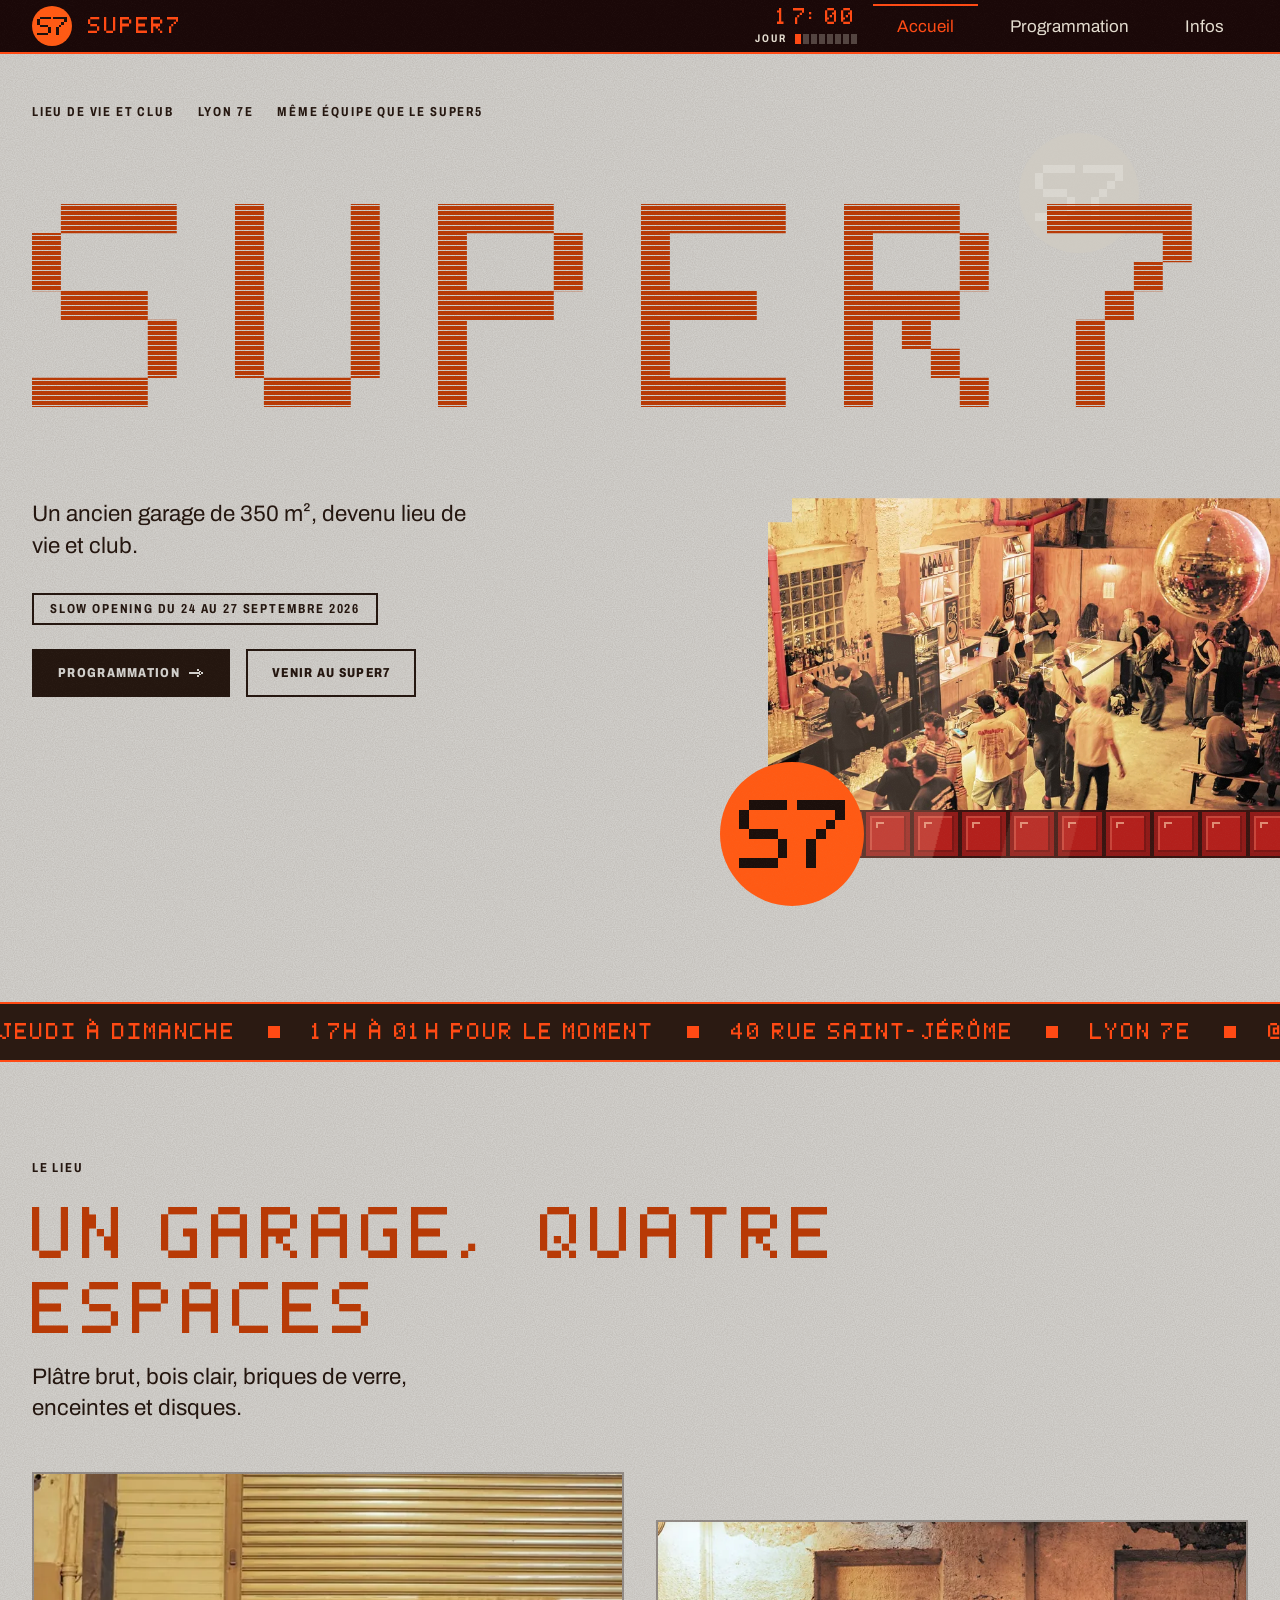
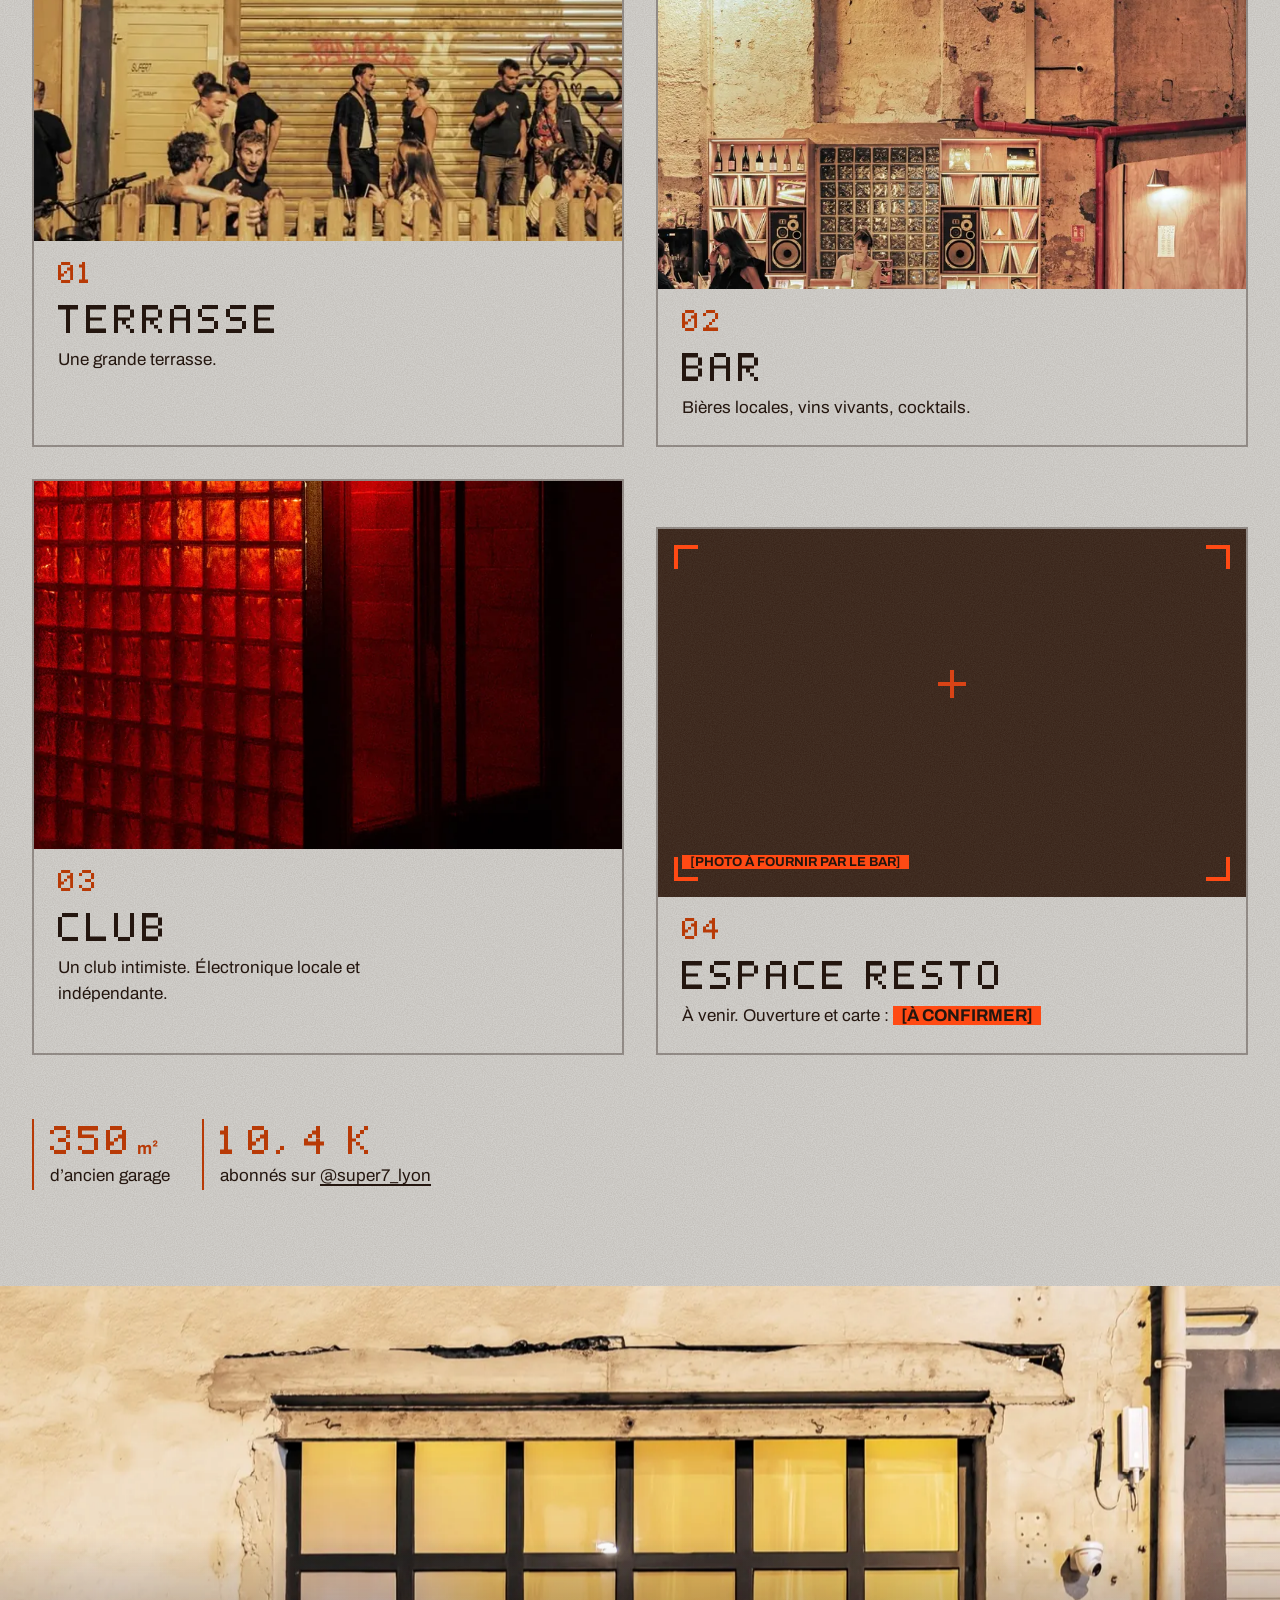
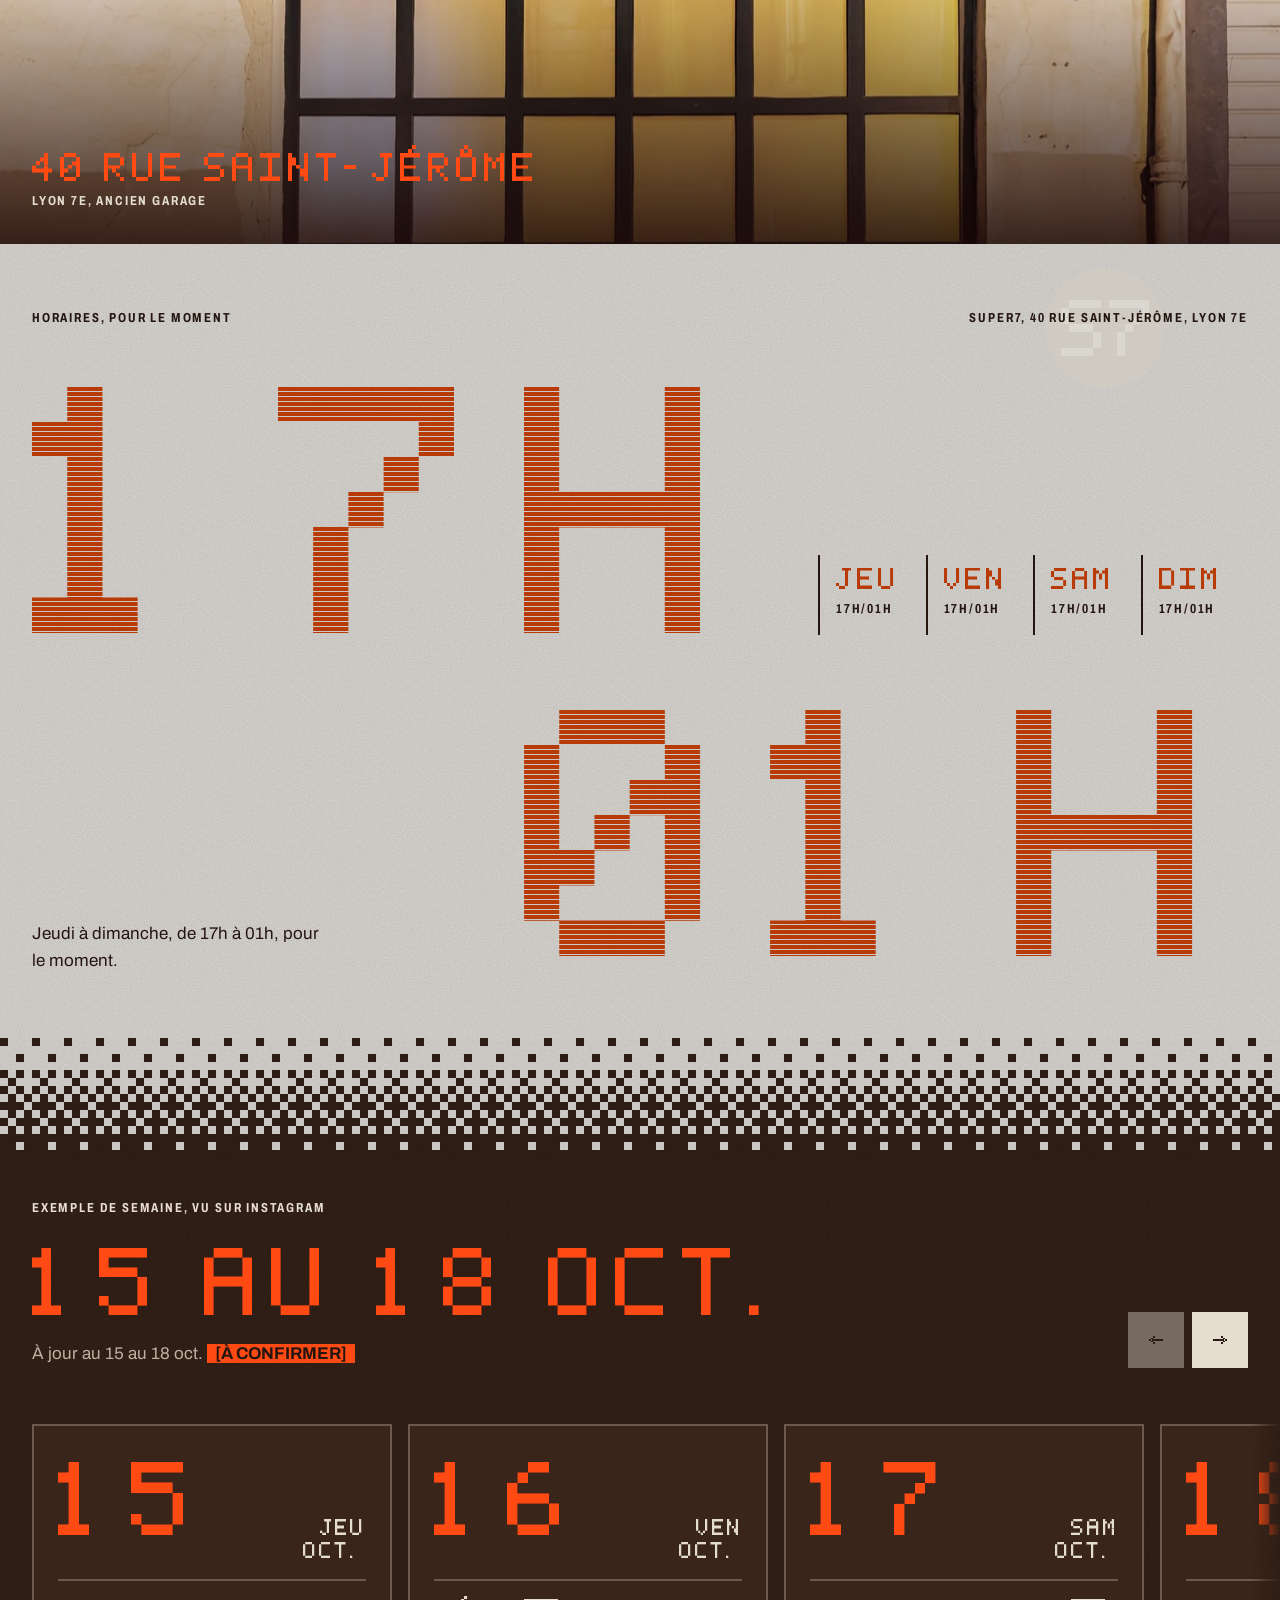
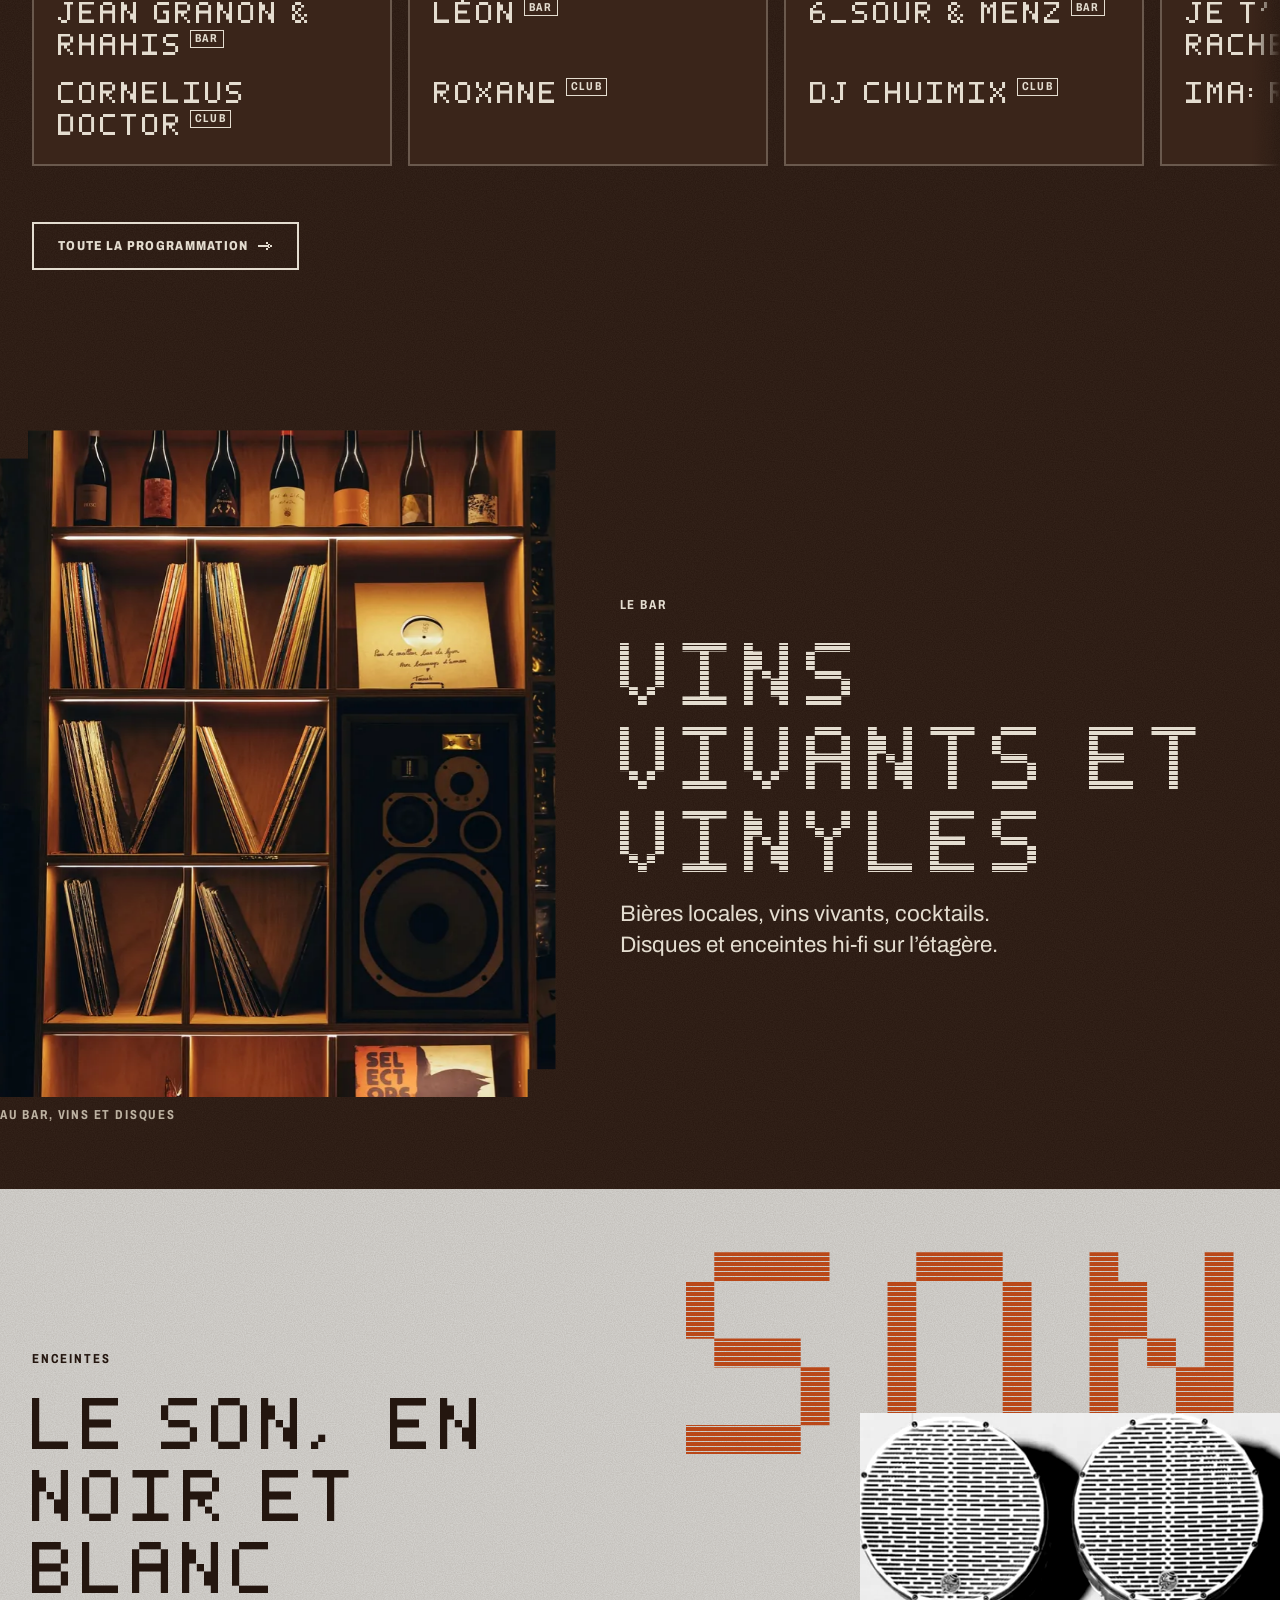
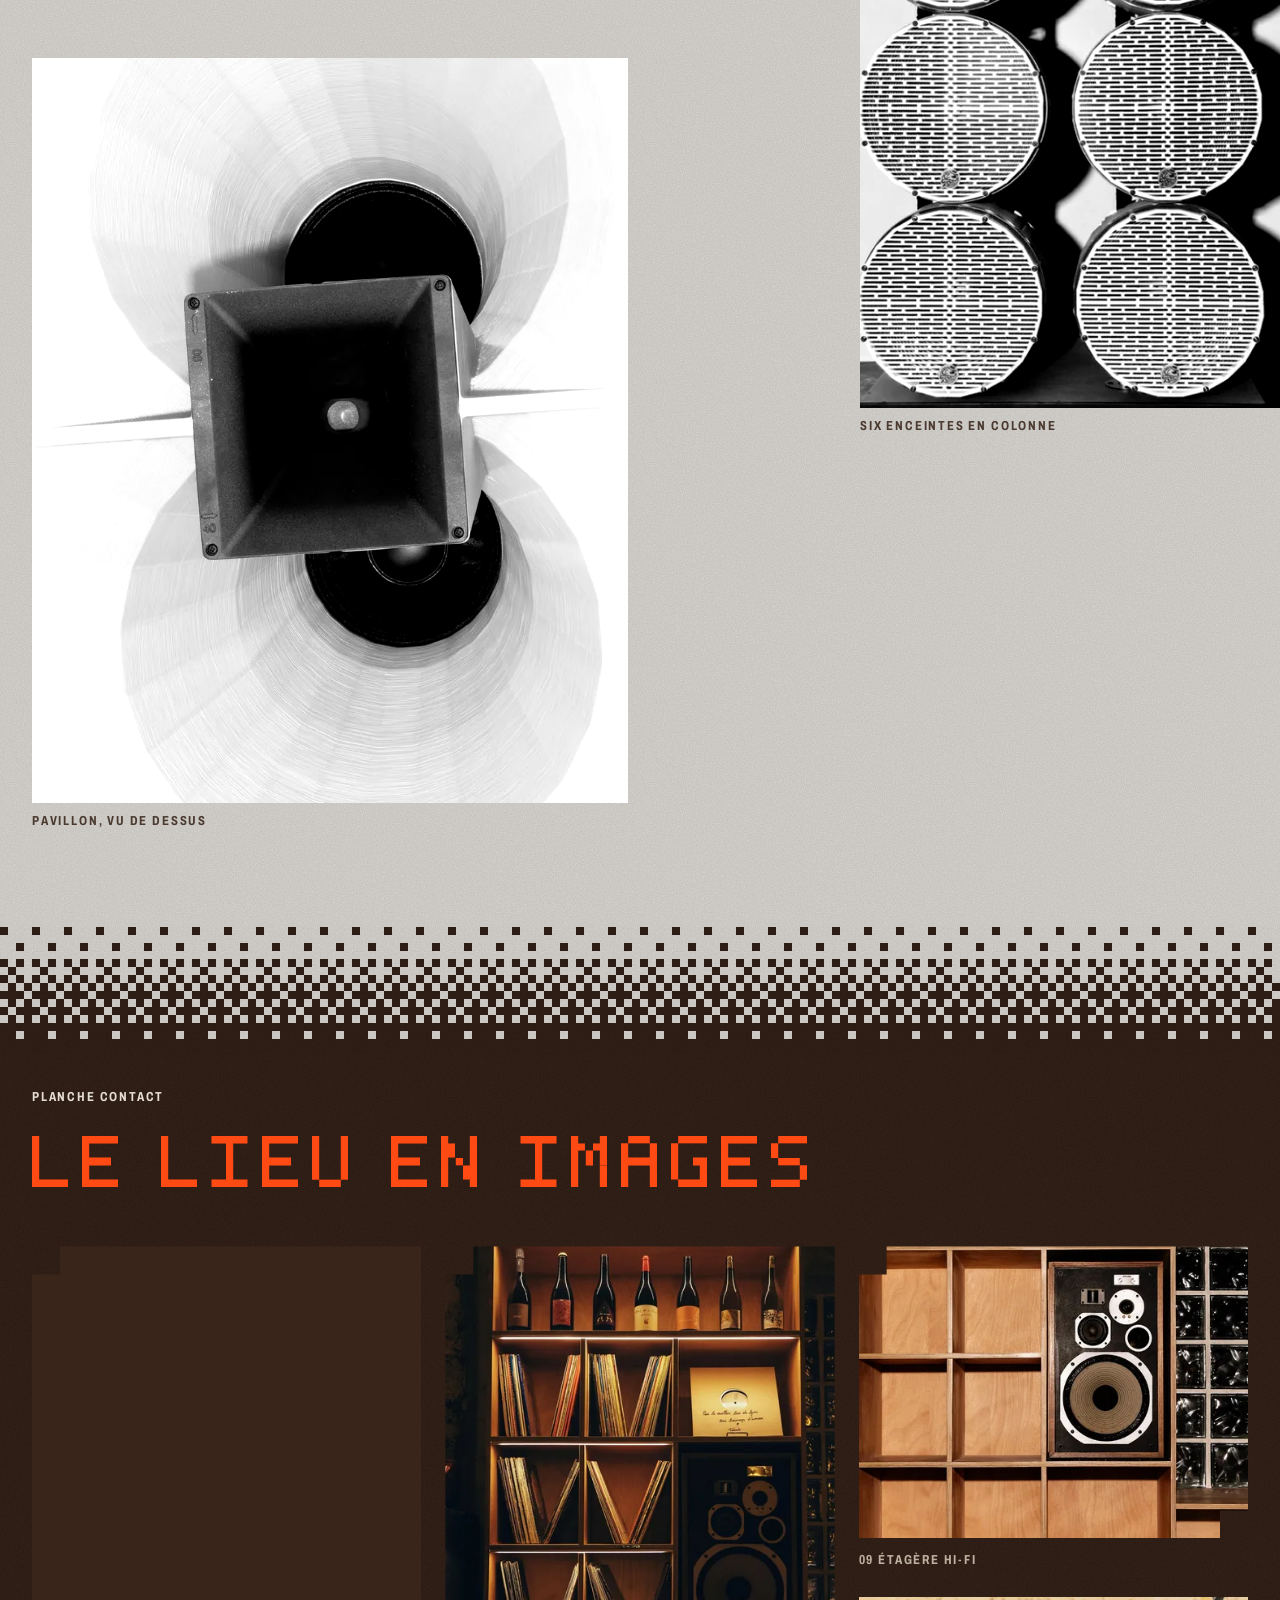
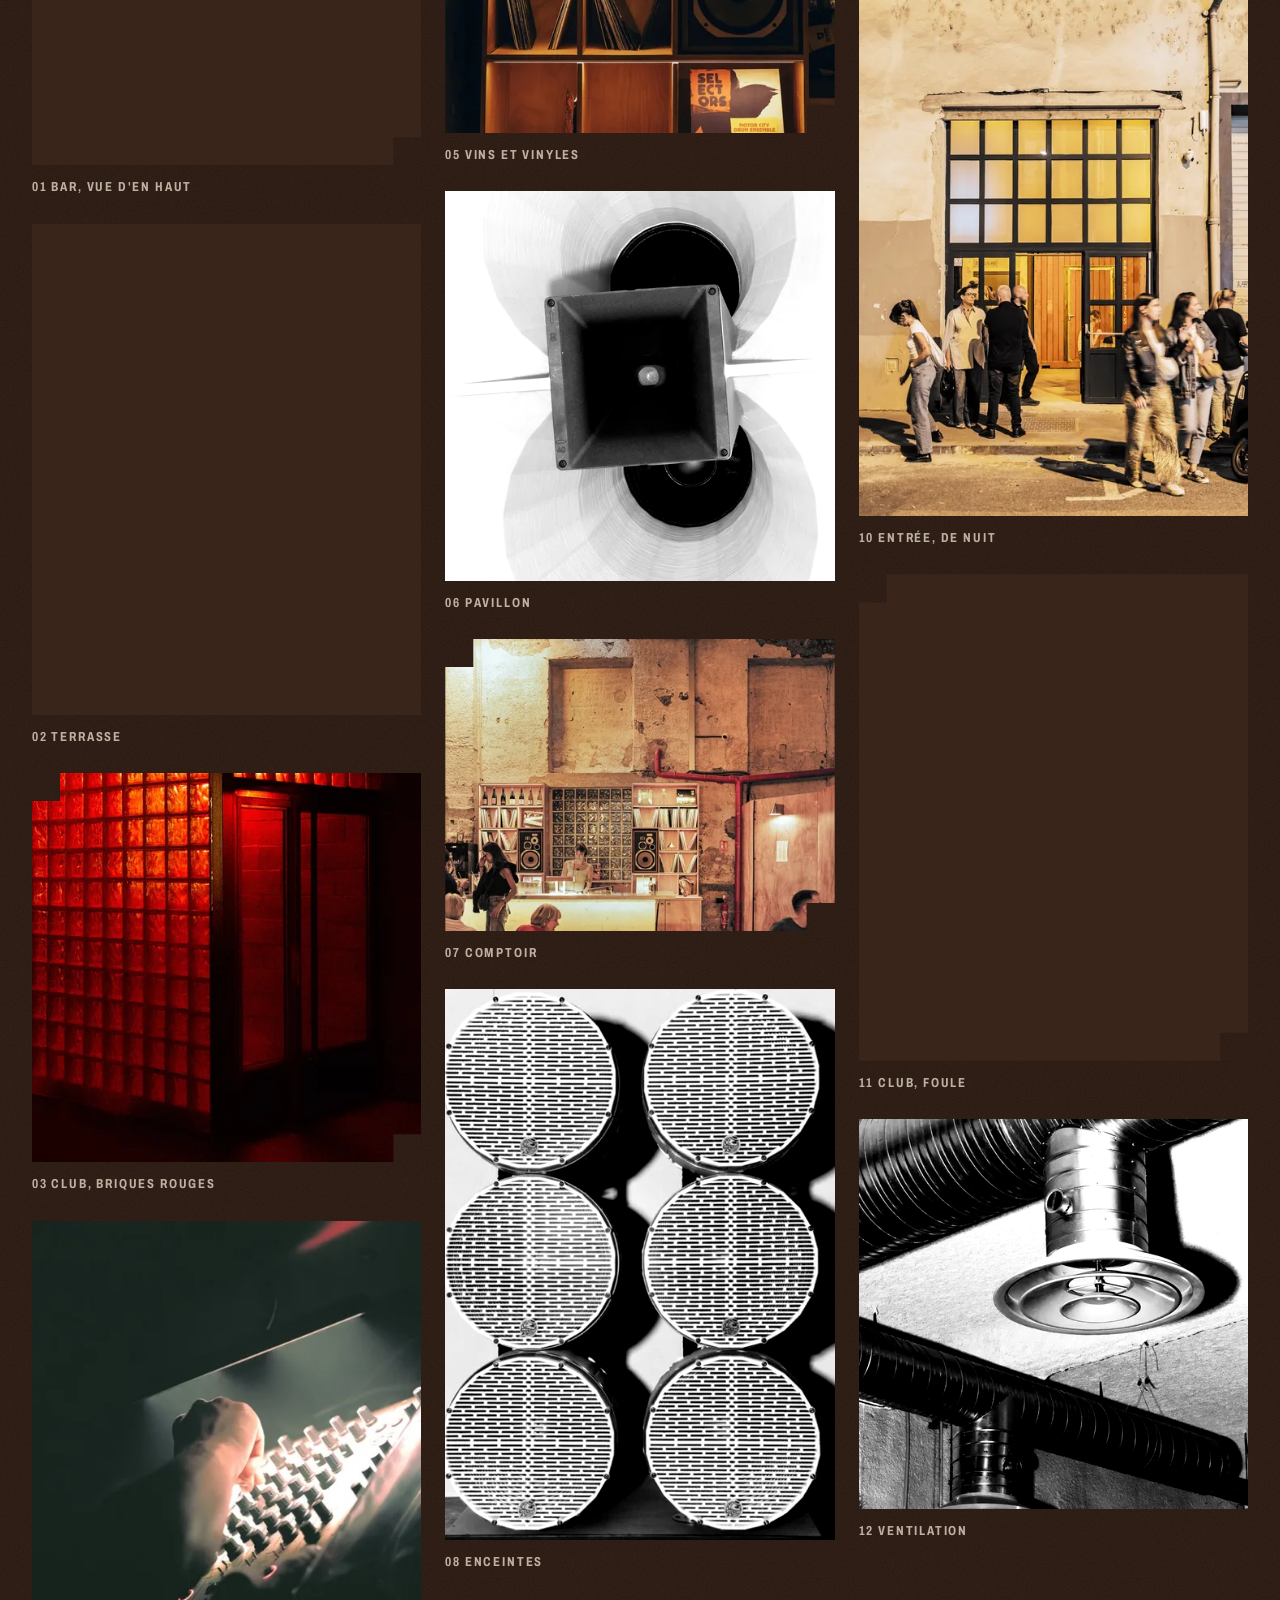
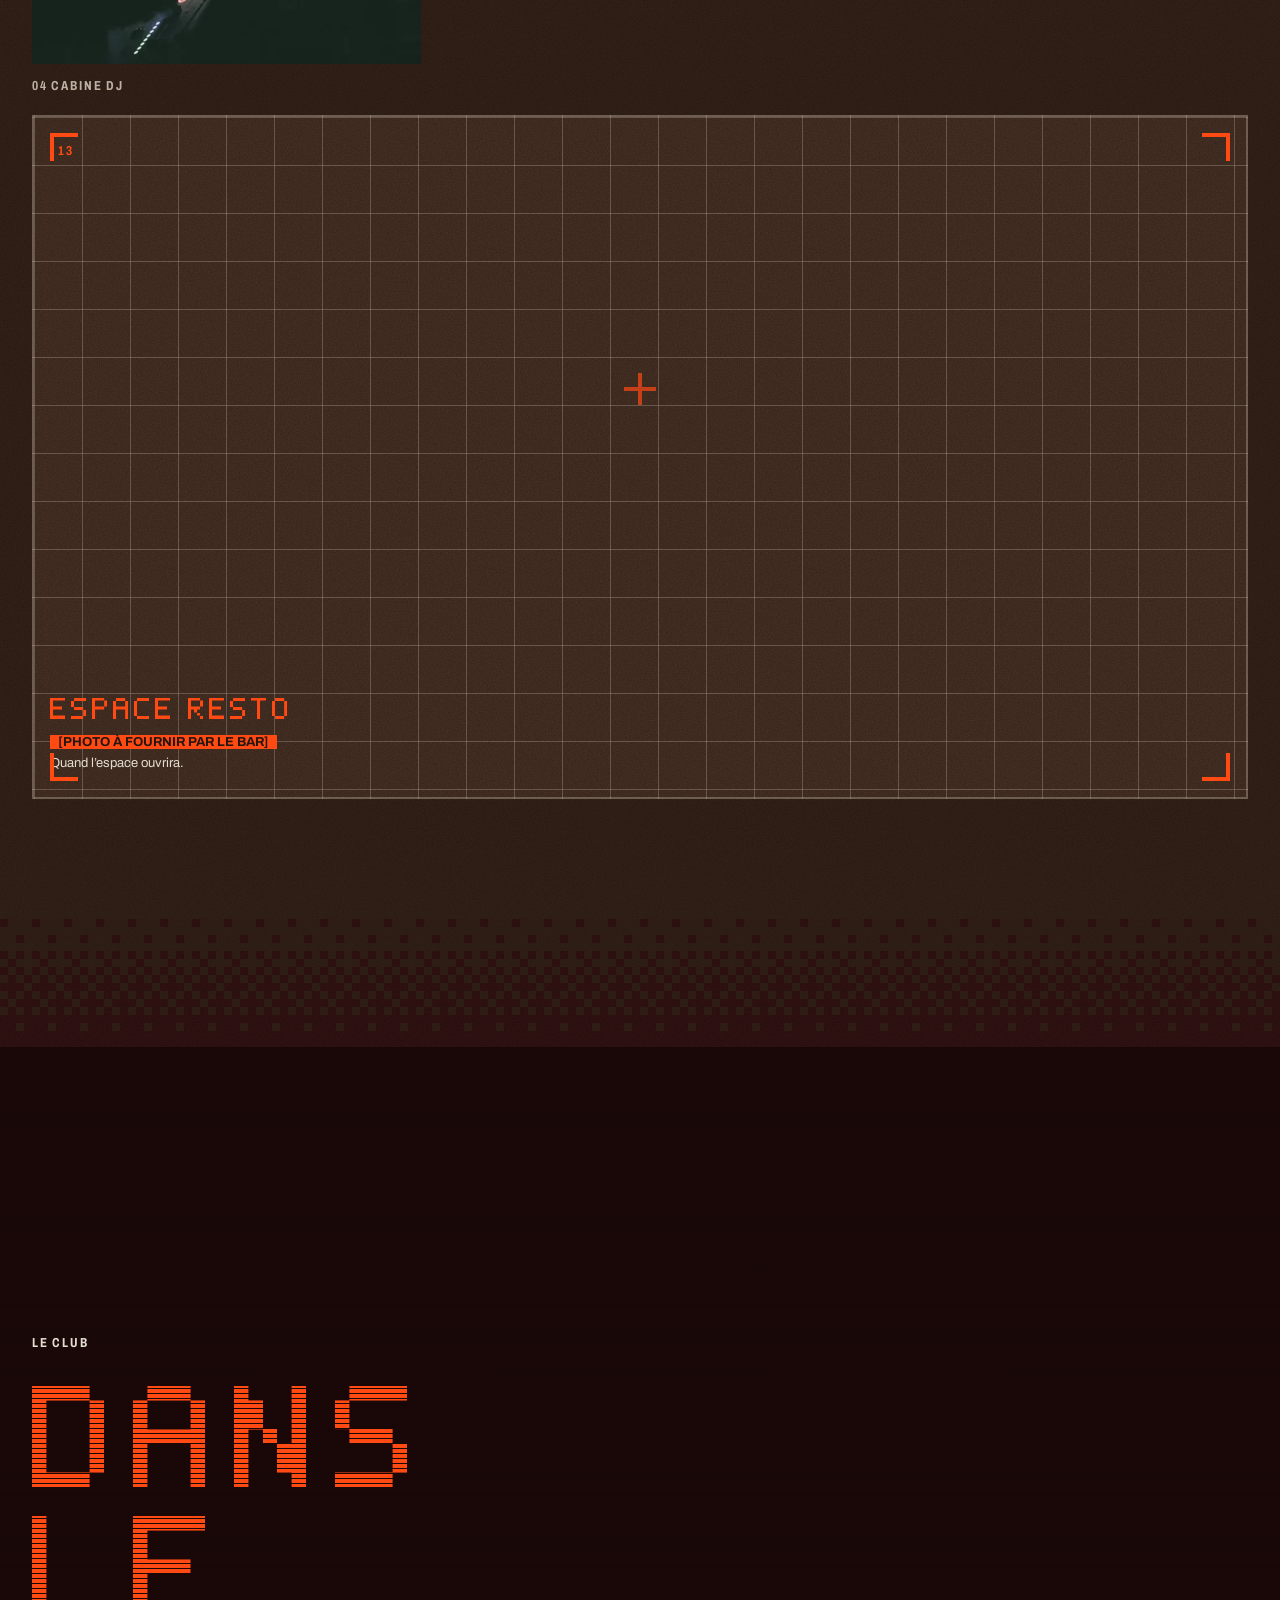
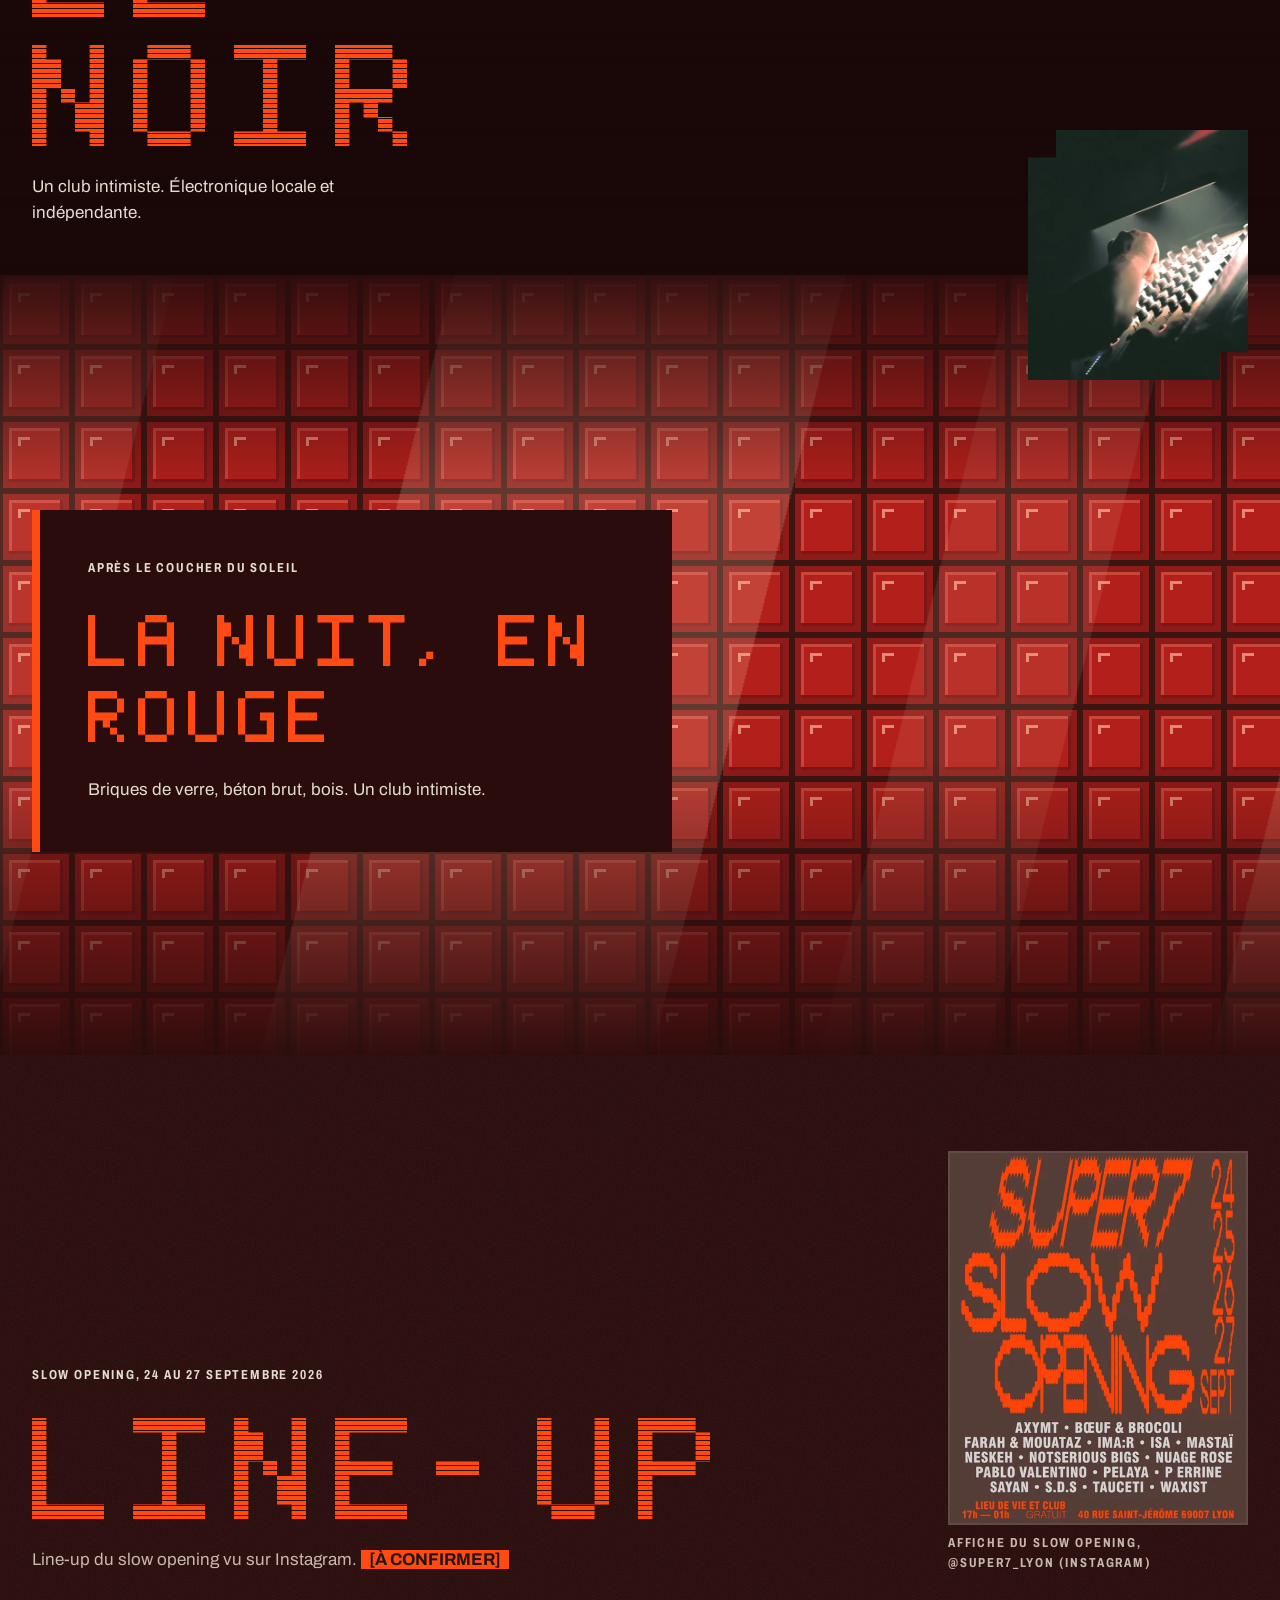
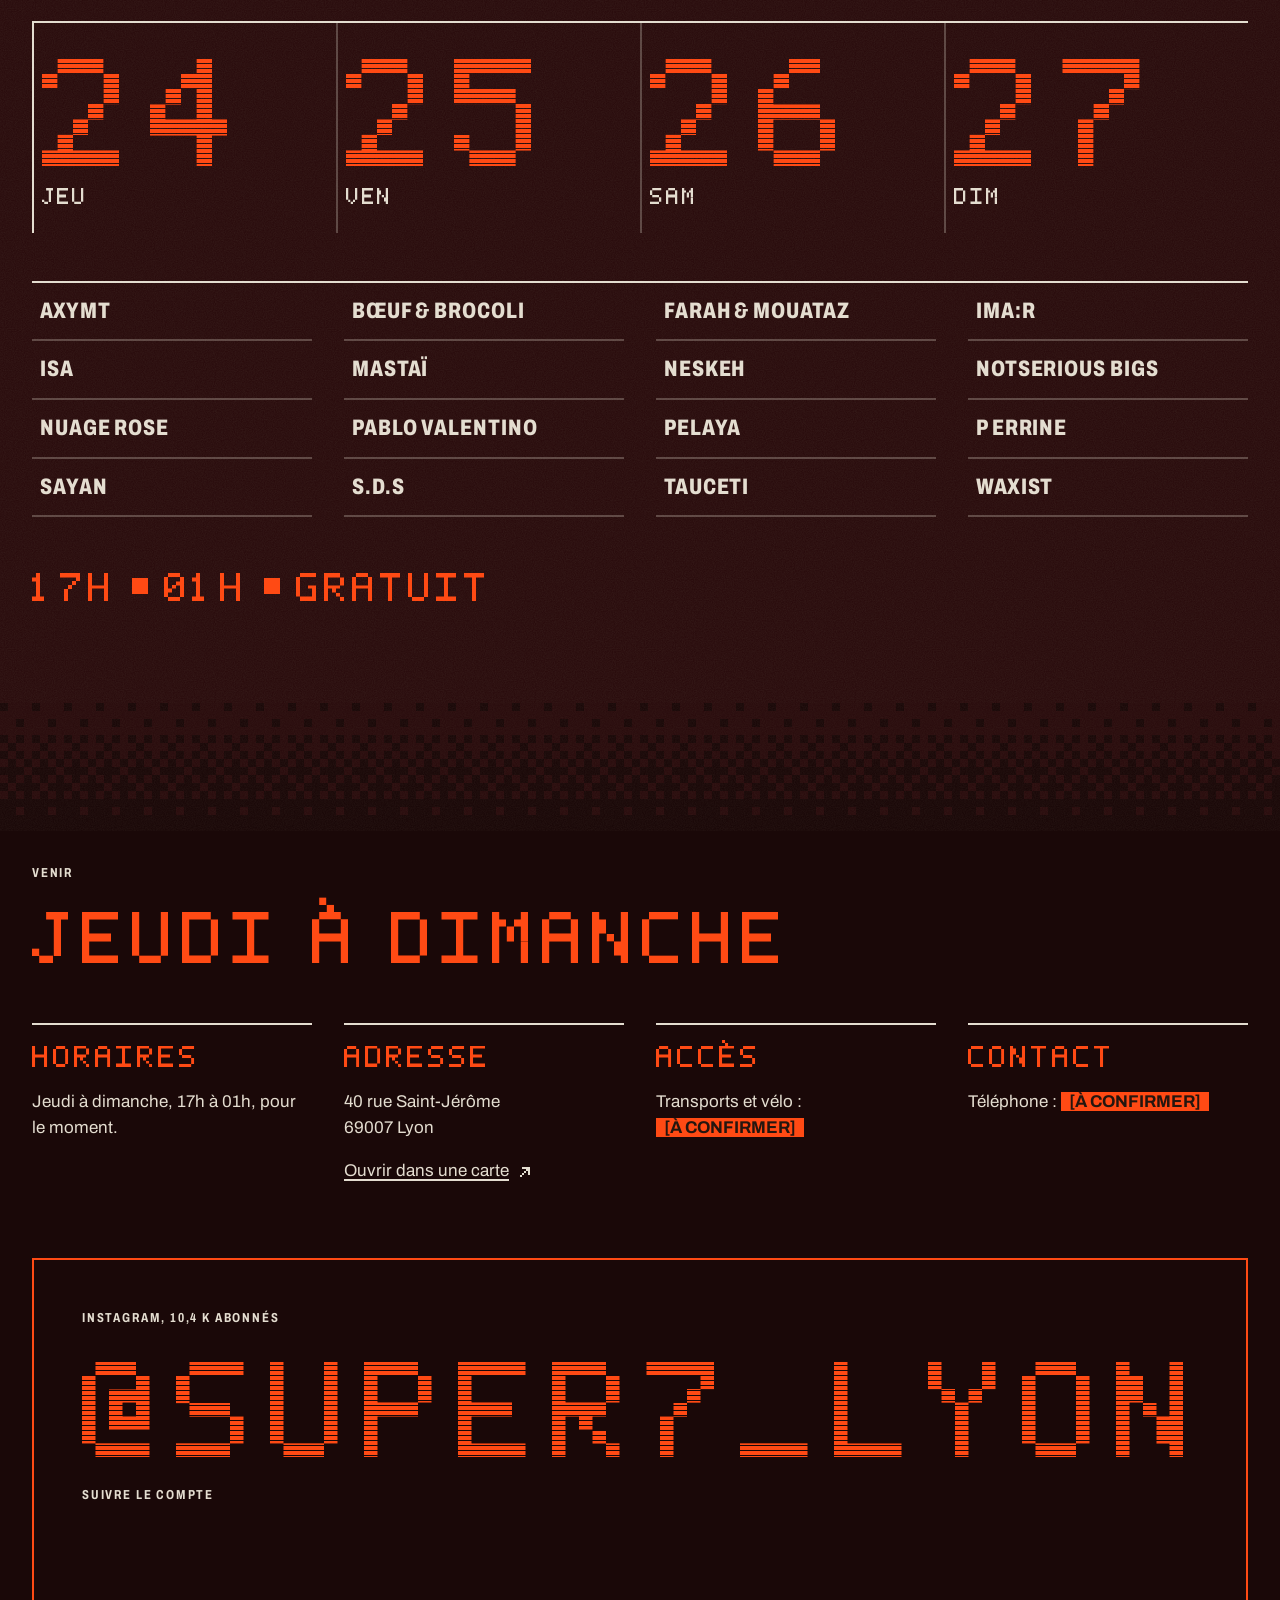
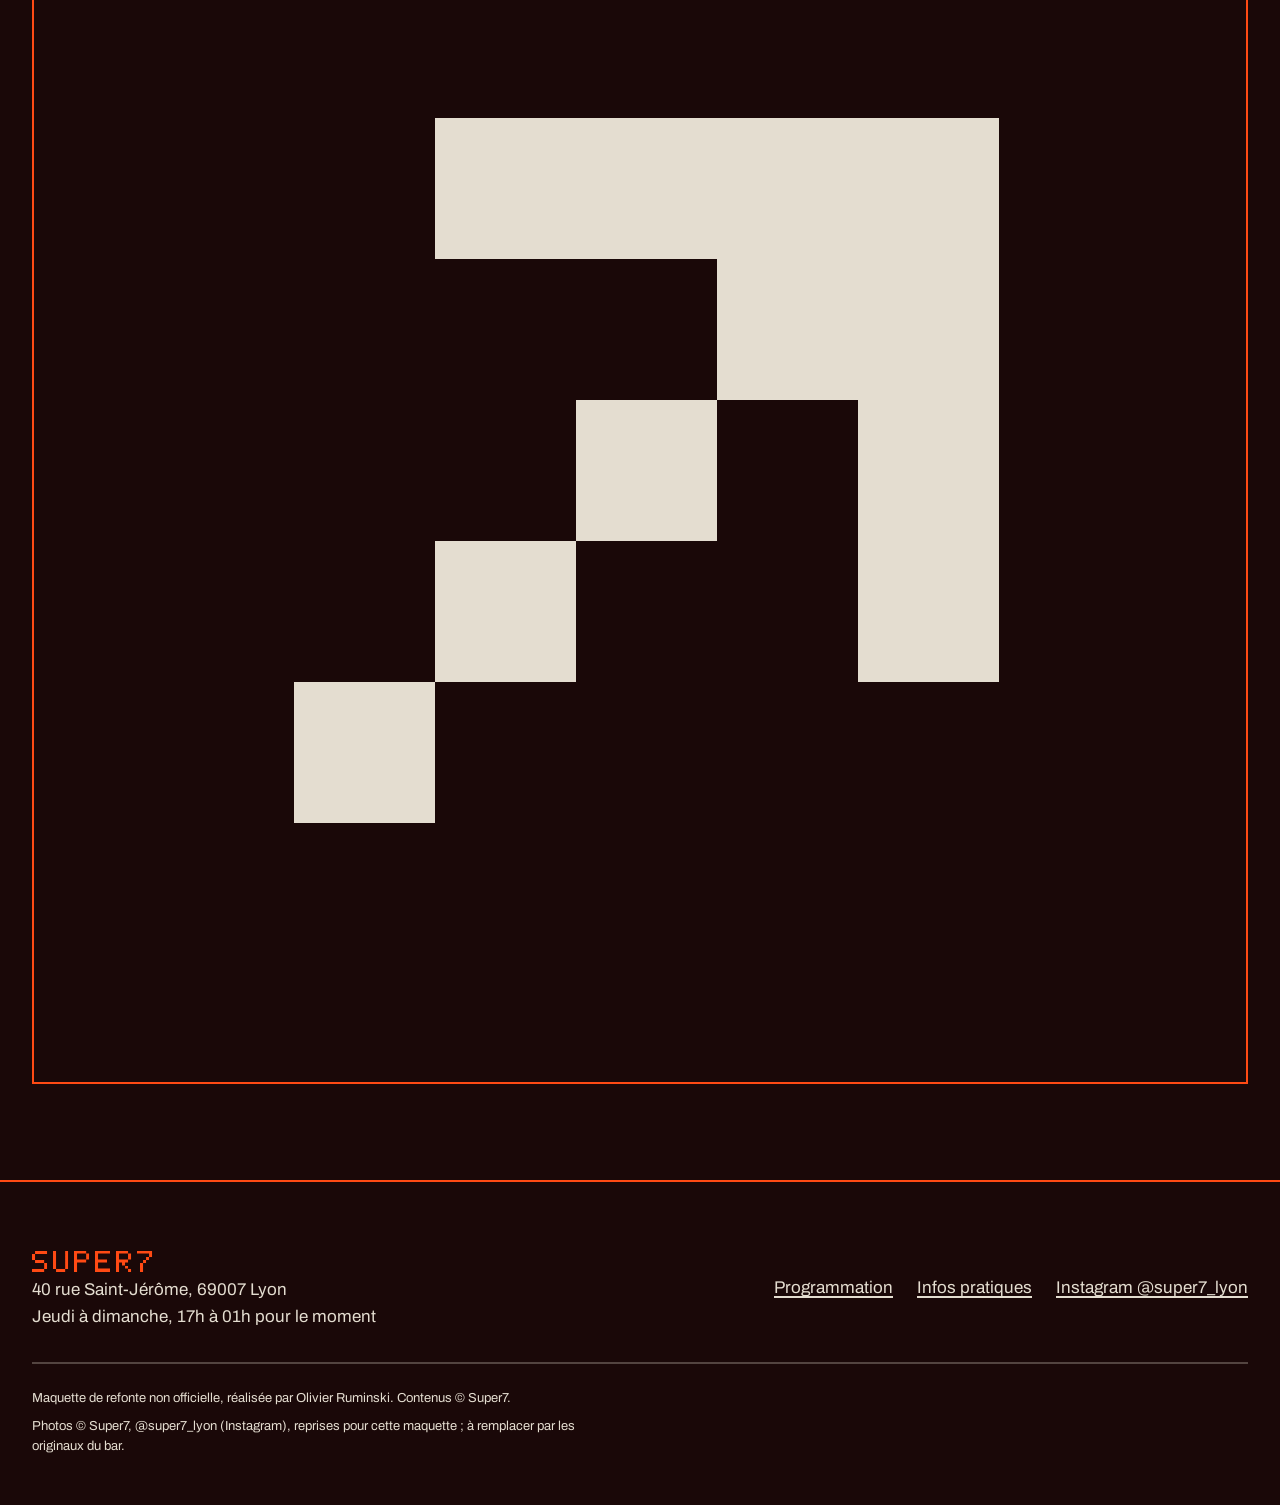
<file: super7/index.html>
<!doctype html>
<html lang="fr">
<head>
<meta charset="utf-8">
<meta name="viewport" content="width=device-width, initial-scale=1">
<title>Super7 | Bar, club et lieu de vie, Lyon 7e (maquette)</title>
<meta name="description" content="Super7, bar, club et terrasse dans un ancien garage, 40 rue Saint-Jérôme, Lyon 7e. Ouvert du jeudi au dimanche, 17h à 01h. Maquette non officielle.">
<meta name="robots" content="noindex, nofollow">
<meta name="theme-color" content="#1a0808">
<meta property="og:type" content="website">
<meta property="og:title" content="Super7 | Bar, club et lieu de vie, Lyon 7e (maquette)">
<meta property="og:description" content="Super7, bar, club et terrasse dans un ancien garage, 40 rue Saint-Jérôme, Lyon 7e. Ouvert du jeudi au dimanche, 17h à 01h. Maquette non officielle.">
<meta property="og:image" content="images/og.jpg">
<meta property="og:image:width" content="1200">
<meta property="og:image:height" content="630">
<meta property="og:image:alt" content="Le bar du Super7 vu d'en haut, avec sa boule à facettes.">
<meta name="twitter:card" content="summary_large_image">
<meta name="twitter:title" content="Super7 | Bar, club et lieu de vie, Lyon 7e (maquette)">
<meta name="twitter:description" content="Super7, bar, club et terrasse dans un ancien garage, 40 rue Saint-Jérôme, Lyon 7e. Ouvert du jeudi au dimanche, 17h à 01h. Maquette non officielle.">
<meta name="twitter:image" content="images/og.jpg">
<meta property="og:locale" content="fr_FR">
<link rel="icon" href="favicon.svg" type="image/svg+xml">
<link rel="preload" as="image" href="images/photos/bar-vue-boule-facettes-800.webp" imagesrcset="images/photos/bar-vue-boule-facettes-480.webp 480w, images/photos/bar-vue-boule-facettes-800.webp 800w, images/photos/bar-vue-boule-facettes-1200.webp 1200w, images/photos/bar-vue-boule-facettes-1600.webp 1600w" imagesizes="(min-width: 900px) 42vw, 60vw" fetchpriority="high">
<link rel="preload" href="fonts/super7-pixel.woff2" as="font" type="font/woff2" crossorigin>
<link rel="stylesheet" href="css/tokens.css">
<link rel="stylesheet" href="css/base.css">
<link rel="stylesheet" href="css/components.css">
<link rel="stylesheet" href="css/motion.css">
<noscript><style>.seg,.seg-status,.rail-ctrl{display:none}</style></noscript>
<script type="application/ld+json">
{
  "@context": "https://schema.org",
  "@type": "NightClub",
  "name": "Super7",
  "description": "Lieu de vie et club dans un ancien garage de 350 m² : terrasse, bar et club.",
  "image": "images/og.jpg",
  "address": {
    "@type": "PostalAddress",
    "streetAddress": "40 rue Saint-Jérôme",
    "postalCode": "69007",
    "addressLocality": "Lyon",
    "addressCountry": "FR"
  },
  "openingHoursSpecification": [
    {"@type": "OpeningHoursSpecification", "dayOfWeek": ["Thursday", "Friday", "Saturday", "Sunday"], "opens": "17:00", "closes": "01:00"}
  ],
  "sameAs": ["https://www.instagram.com/super7_lyon/"]
}
</script>
</head>
<body>
<a class="skip" href="#contenu">Aller au contenu</a>
<header class="site-header">
  <div class="wrap">
    <a class="brand" href="index.html" aria-label="Super7, accueil">
      <img src="images/logo-s7.svg" width="40" height="40" alt="">
      <span class="px">Super7</span>
    </a>
    <div class="clock" aria-hidden="true">
      <p class="clock-time px" id="clock">17H/01H</p>
      <div class="clock-meta"><span class="phase label" id="phase">Jour</span><span class="meter" id="meter"><i></i><i></i><i></i><i></i><i></i><i></i><i></i><i></i></span></div>
    </div>
    <nav class="site-nav" aria-label="Navigation principale">
      <a href="index.html" aria-current="page">Accueil</a>
      <a href="programmation.html">Programmation</a>
      <a href="infos.html">Infos</a>
    </nav>
  </div>
</header>

<main id="contenu">
  <section class="hero t-jour concrete" aria-labelledby="titre-hero">
    <img class="s7bg " src="images/s7-ton-jour.svg" width="120" height="120" alt="" aria-hidden="true" data-par="-70">
    <div class="wrap">
      <div class="hero-eyebrow label">
        <span>Lieu de vie et club</span>
        <span>Lyon 7e</span>
        <span class="hide-s">Même équipe que le Super5</span>
      </div>
      <h1 class="hero-title px scan" id="titre-hero"><span class="sr-only">Super7</span><span class="ch" aria-hidden="true">S</span><span class="ch" aria-hidden="true">U</span><span class="ch" aria-hidden="true">P</span><span class="ch" aria-hidden="true">E</span><span class="ch" aria-hidden="true">R</span><span class="ch" aria-hidden="true">7</span></h1>
      <div class="hero-bottom">
        <div class="hero-copy">
          <p class="lead">Un ancien garage de 350&nbsp;m², devenu lieu de vie et club.</p>
          <p class="label slow-tag">Slow opening du 24 au 27 septembre 2026</p>
          <div class="hero-cta">
            <a class="btn" href="programmation.html">Programmation <svg viewBox="0 0 16 16" aria-hidden="true" fill="currentColor" shape-rendering="crispEdges"><rect x="1" y="7" width="11" height="2"/><rect x="9" y="4" width="2" height="2"/><rect x="11" y="6" width="2" height="1"/><rect x="11" y="9" width="2" height="1"/><rect x="9" y="10" width="2" height="2"/><rect x="13" y="7" width="2" height="2"/></svg></a>
            <a class="btn btn--ghost" href="infos.html">Venir au Super7</a>
          </div>
        </div>
        <div class="wallwrap"><div class="wall">
          <img class="wall-img" src="images/photos/bar-vue-boule-facettes-800.webp" srcset="images/photos/bar-vue-boule-facettes-480.webp 480w, images/photos/bar-vue-boule-facettes-800.webp 800w, images/photos/bar-vue-boule-facettes-1200.webp 1200w, images/photos/bar-vue-boule-facettes-1600.webp 1600w" sizes="(min-width: 900px) 42vw, 60vw" width="800" height="1066" alt="Le bar vu d'en haut : comptoir et étagères en bois, grande boule à facettes, murs de plâtre brut, tuyau rouge et foule." style="object-position:60% 62%" decoding="async" fetchpriority="high">
          <div class="wall-bricks" aria-hidden="true"></div><span class="beam" aria-hidden="true"></span>
          </div>
          <img class="badge" src="images/logo-s7.svg" width="144" height="144" alt="">
        </div>
      </div>
    </div>
  </section>

  <div class="ticker" aria-hidden="true">
    <div class="ticker-track">
      <div class="ticker-group px"><span>Jeudi à dimanche</span><span class="dot"></span><span>17H à 01H pour le moment</span><span class="dot"></span><span>40 rue Saint-Jérôme</span><span class="dot"></span><span>Lyon 7e</span><span class="dot"></span><span>@super7_lyon</span><span class="dot"></span></div>
      <div class="ticker-group px" aria-hidden="true"><span>Jeudi à dimanche</span><span class="dot"></span><span>17H à 01H pour le moment</span><span class="dot"></span><span>40 rue Saint-Jérôme</span><span class="dot"></span><span>Lyon 7e</span><span class="dot"></span><span>@super7_lyon</span><span class="dot"></span></div>
    </div>
  </div>

  <section class="section lieu t-jour concrete" id="lieu" aria-labelledby="titre-lieu">
    <img class="s7bg " src="images/s7-ton-jour.svg" width="120" height="120" alt="" aria-hidden="true" data-par="50">
    <div class="wrap">
      <div class="section-head">
        <p class="label rv">Le lieu</p>
        <h2 class="px rv-px" id="titre-lieu">Un garage, quatre espaces</h2>
        <p class="lead rv">Plâtre brut, bois clair, briques de verre, enceintes et disques.</p>
      </div>
      <div class="spaces">
        <article class="space rv">
          <div class="space-media"><img src="images/photos/terrasse-rideau-jaune-673.webp" srcset="images/photos/terrasse-rideau-jaune-480.webp 480w, images/photos/terrasse-rideau-jaune-673.webp 673w" sizes="(min-width: 1312px) 600px, (min-width: 768px) 46vw, 60vw" width="673" height="849" alt="Terrasse en fin de journée : devant le rideau jaune d'un ancien garage, des gens discutent derrière une clôture en bois." style="object-position:50% 66%" loading="lazy" decoding="async"></div>
          <span class="num px" aria-hidden="true">01</span>
          <h3 class="px">Terrasse</h3>
          <p>Une grande terrasse.</p>
          <span class="corner" aria-hidden="true"></span>
        </article>
        <article class="space rv">
          <div class="space-media"><img src="images/photos/bar-comptoir-chien-800.webp" srcset="images/photos/bar-comptoir-chien-480.webp 480w, images/photos/bar-comptoir-chien-800.webp 800w, images/photos/bar-comptoir-chien-1200.webp 1200w, images/photos/bar-comptoir-chien-1600.webp 1600w" sizes="(min-width: 1312px) 600px, (min-width: 768px) 46vw, 60vw" width="800" height="1000" alt="Comptoir en bois clair et béton, avec une DJ derrière, des étagères de disques et deux enceintes hi-fi, un chien au premier plan." style="object-position:50% 18%" loading="lazy" decoding="async"></div>
          <span class="num px" aria-hidden="true">02</span>
          <h3 class="px">Bar</h3>
          <p>Bières locales, vins vivants, cocktails.</p>
          <span class="corner" aria-hidden="true"></span>
        </article>
        <article class="space rv">
          <div class="space-media"><img src="images/photos/briques-rouges-club-800.webp" srcset="images/photos/briques-rouges-club-480.webp 480w, images/photos/briques-rouges-club-800.webp 800w, images/photos/briques-rouges-club-1200.webp 1200w, images/photos/briques-rouges-club-1600.webp 1600w" sizes="(min-width: 1312px) 600px, (min-width: 768px) 46vw, 60vw" width="800" height="1000" alt="Mur de briques de verre éclairé en rouge et porte vitrée rouge, dans la pénombre du club." style="object-position:40% 45%" loading="lazy" decoding="async"></div>
          <span class="num px" aria-hidden="true">03</span>
          <h3 class="px">Club</h3>
          <p>Un club intimiste. Électronique locale et indépendante.</p>
          <span class="corner" aria-hidden="true"></span>
        </article>
        <article class="space rv">
          <div class="space-media"><span class="vf" aria-hidden="true"></span><span class="cross" aria-hidden="true"></span><p class="ph-tag"><span class="tbc">[PHOTO À FOURNIR PAR LE BAR]</span></p></div>
          <span class="num px" aria-hidden="true">04</span>
          <h3 class="px">Espace resto</h3>
          <p>À venir. Ouverture et carte : <span class="tbc">[À CONFIRMER]</span></p>
          <span class="corner" aria-hidden="true"></span>
        </article>
      </div>
      <div class="facts">
        <p class="fact rv"><b>350<small>&nbsp;m²</small></b>d’ancien garage</p>
        <p class="fact rv"><b>10,4&nbsp;k</b>abonnés sur <a href="https://www.instagram.com/super7_lyon/" rel="noopener">@super7_lyon</a></p>
      </div>
    </div>
  </section>

  <section class="bleed" aria-label="L’entrée du Super7, de nuit">
    <div class="bleed-media"><img src="images/photos/entree-verriere-800.webp" srcset="images/photos/entree-verriere-480.webp 480w, images/photos/entree-verriere-800.webp 800w, images/photos/entree-verriere-1200.webp 1200w, images/photos/entree-verriere-1600.webp 1600w" sizes="(min-width: 900px) 100vw, 60vw" width="800" height="1066" alt="Façade de l'ancien garage à la tombée du jour : grande verrière éclairée de jaune et porte d'entrée sur la rue." style="object-position:50% 18%" loading="lazy" decoding="async" data-par="70"></div>
    <div class="bleed-cap wrap"><p class="px">40 rue Saint-Jérôme</p><p class="label">Lyon 7e, ancien garage</p></div>
  </section>

  <section class="poster-h t-jour concrete" id="horaires" aria-labelledby="titre-horaires">
    <img class="s7bg " src="images/s7-ton-jour.svg" width="120" height="120" alt="" aria-hidden="true" data-par="60">
    <div class="wrap">
      <div class="ph-grid">
        <div class="ph-top">
          <h2 class="label" id="titre-horaires">Horaires, pour le moment</h2>
          <p class="label">Super7, 40 rue Saint-Jérôme, Lyon 7e</p>
        </div>
        <p class="big px scan rv-px" aria-hidden="true">17H</p>
        <ul class="cols">
          <li class="rv"><span class="dow px">Jeu</span><span class="label">17H/01H</span></li>
          <li class="rv"><span class="dow px">Ven</span><span class="label">17H/01H</span></li>
          <li class="rv"><span class="dow px">Sam</span><span class="label">17H/01H</span></li>
          <li class="rv"><span class="dow px">Dim</span><span class="label">17H/01H</span></li>
        </ul>
        <div class="ph-foot">
          <p class="copy rv">Jeudi à dimanche, de 17h à 01h, pour le moment.</p>
          <p class="big px scan rv-px" aria-hidden="true">01H</p>
        </div>
      </div>
    </div>
  </section>
  <div class="sep sep--jour-soiree concrete" aria-hidden="true"></div>

  <section class="section t-soiree concrete" id="semaine" aria-labelledby="titre-semaine" style="padding-top:var(--s-5)">
    <div class="wrap">
      <div class="rail-head section-head section-head--wide">
        <div class="head-text">
          <p class="label rv">Exemple de semaine, vu sur Instagram</p>
          <h2 class="px rv-px" id="titre-semaine">15 au 18 oct.</h2>
          <p class="muted prose">À jour au 15 au 18 oct. <span class="tbc">[À CONFIRMER]</span></p>
        </div>
        <div class="rail-ctrl"><button class="btn btn--prev" type="button" aria-label="Jours précédents"><svg viewBox="0 0 16 16" aria-hidden="true" fill="currentColor" shape-rendering="crispEdges"><rect x="1" y="7" width="11" height="2"/><rect x="9" y="4" width="2" height="2"/><rect x="11" y="6" width="2" height="1"/><rect x="11" y="9" width="2" height="1"/><rect x="9" y="10" width="2" height="2"/><rect x="13" y="7" width="2" height="2"/></svg></button><button class="btn btn--next" type="button" aria-label="Jours suivants"><svg viewBox="0 0 16 16" aria-hidden="true" fill="currentColor" shape-rendering="crispEdges"><rect x="1" y="7" width="11" height="2"/><rect x="9" y="4" width="2" height="2"/><rect x="11" y="6" width="2" height="1"/><rect x="11" y="9" width="2" height="1"/><rect x="9" y="10" width="2" height="2"/><rect x="13" y="7" width="2" height="2"/></svg></button></div>
      </div>
    </div>
    <p class="rail-hint label" aria-hidden="true">Faire glisser pour voir la suite</p>
    <div class="rail" tabindex="0" role="region" aria-label="Semaine d’exemple, défilement horizontal">
      <ol>
      <li class="pcard"><div class="pcard-date"><span class="n px">15</span><span class="d px">Jeu<br>Oct.</span></div>
        <div class="slot" data-slot="bar"><p class="px">Jean Granon &amp; Rhahis<sup class="tag">Bar</sup></p></div>
        <div class="slot" data-slot="club"><p class="px">Cornelius Doctor<sup class="tag">Club</sup></p></div></li>
      <li class="pcard"><div class="pcard-date"><span class="n px">16</span><span class="d px">Ven<br>Oct.</span></div>
        <div class="slot" data-slot="bar"><p class="px">Léon<sup class="tag">Bar</sup></p></div>
        <div class="slot" data-slot="club"><p class="px">Roxane<sup class="tag">Club</sup></p></div></li>
      <li class="pcard"><div class="pcard-date"><span class="n px">17</span><span class="d px">Sam<br>Oct.</span></div>
        <div class="slot" data-slot="bar"><p class="px">6_Sour &amp; Menz<sup class="tag">Bar</sup></p></div>
        <div class="slot" data-slot="club"><p class="px">DJ Chuimix<sup class="tag">Club</sup></p></div></li>
      <li class="pcard"><div class="pcard-date"><span class="n px">18</span><span class="d px">Dim<br>Oct.</span></div>
        <div class="slot" data-slot="bar"><p class="px">Je t’aime Rachel L<sup class="tag">Bar</sup></p></div>
        <div class="slot" data-slot="club"><p class="px">IMA:R<sup class="tag">Club</sup></p></div></li>
      </ol>
    </div>
    <div class="wrap"><p class="note"><a class="btn btn--ghost" href="programmation.html">Toute la programmation <svg viewBox="0 0 16 16" aria-hidden="true" fill="currentColor" shape-rendering="crispEdges"><rect x="1" y="7" width="11" height="2"/><rect x="9" y="4" width="2" height="2"/><rect x="11" y="6" width="2" height="1"/><rect x="11" y="9" width="2" height="1"/><rect x="9" y="10" width="2" height="2"/><rect x="13" y="7" width="2" height="2"/></svg></a></p></div>
  </section>

  <section class="cave t-soiree concrete" id="cave" aria-labelledby="titre-cave">
    <div class="wrap">
      <div class="cave-grid">
        <figure class="cave-fig rv">
          <div class="cave-media"><img src="images/photos/etagere-vins-vinyles-800.webp" srcset="images/photos/etagere-vins-vinyles-480.webp 480w, images/photos/etagere-vins-vinyles-800.webp 800w, images/photos/etagere-vins-vinyles-1200.webp 1200w, images/photos/etagere-vins-vinyles-1600.webp 1600w" sizes="(min-width: 900px) 40vw, 60vw" width="800" height="1000" alt="Étagère en bois éclairée : bouteilles de vin nature, vinyles, une grande enceinte hi-fi et une pochette de disque." style="object-position:50% 45%" loading="lazy" decoding="async" data-par="36"></div>
          <figcaption class="label">Au bar, vins et disques</figcaption>
        </figure>
        <div class="cave-text">
          <p class="label rv">Le bar</p>
          <h2 class="px scan rv-px" id="titre-cave">Vins vivants et vinyles</h2>
          <p class="lead rv">Bières locales, vins vivants, cocktails. Disques et enceintes hi-fi sur l’étagère.</p>
        </div>
      </div>
    </div>
  </section>

  <section class="duo t-jour concrete" id="son" aria-labelledby="titre-son">
    <div class="wrap">
      <p class="duo-word px scan" aria-hidden="true">Son</p>
      <div class="duo-grid">
        <div class="duo-head">
          <p class="label rv">Enceintes</p>
          <h2 class="px rv-px" id="titre-son">Le son, en noir et blanc</h2>
        </div>
        <figure class="duo-a rv">
          <div class="duo-img"><img src="images/photos/enceinte-pavillon-800.webp" srcset="images/photos/enceinte-pavillon-480.webp 480w, images/photos/enceinte-pavillon-800.webp 800w, images/photos/enceinte-pavillon-1200.webp 1200w, images/photos/enceinte-pavillon-1600.webp 1600w" sizes="(min-width: 800px) 50vw, 60vw" width="800" height="1000" alt="Pavillon d'enceinte noir vu de dessus, au centre de deux cônes blancs, en noir et blanc." loading="lazy" decoding="async"></div>
          <figcaption class="label">Pavillon, vu de dessus</figcaption>
        </figure>
        <figure class="duo-b rv">
          <div class="duo-img"><img src="images/photos/enceintes-colonne-578.webp" srcset="images/photos/enceintes-colonne-480.webp 480w, images/photos/enceintes-colonne-578.webp 578w" sizes="(min-width: 800px) 420px, 72vw" width="578" height="818" alt="Colonne de six enceintes rondes grillagées, en noir et blanc, sur fond clair." loading="lazy" decoding="async"></div>
          <figcaption class="label">Six enceintes en colonne</figcaption>
        </figure>
      </div>
    </div>
  </section>
  <div class="sep sep--jour-soiree concrete" aria-hidden="true"></div>

  <section class="section t-soiree concrete" id="photos" aria-labelledby="titre-photos" style="padding-top:var(--s-5)">
    <div class="wrap">
      <div class="section-head">
        <p class="label rv">Planche contact</p>
        <h2 class="px rv-px" id="titre-photos">Le lieu en images</h2>
      </div>
      <div class="sheet">
      <figure class="ph ph--notch">
        <div class="ph-img"><img src="images/photos/bar-vue-boule-facettes-800.webp" srcset="images/photos/bar-vue-boule-facettes-480.webp 480w, images/photos/bar-vue-boule-facettes-800.webp 800w, images/photos/bar-vue-boule-facettes-1200.webp 1200w, images/photos/bar-vue-boule-facettes-1600.webp 1600w" sizes="(min-width: 1100px) 22vw, (min-width: 700px) 30vw, 46vw" width="800" height="1066" alt="Le bar vu d'en haut : comptoir et étagères en bois, grande boule à facettes, murs de plâtre brut, tuyau rouge et foule." loading="lazy" decoding="async"></div>
        <figcaption><span class="label">01 Bar, vue d'en haut</span></figcaption>
      </figure>
      <figure class="ph">
        <div class="ph-img"><img src="images/photos/terrasse-rideau-jaune-673.webp" srcset="images/photos/terrasse-rideau-jaune-480.webp 480w, images/photos/terrasse-rideau-jaune-673.webp 673w" sizes="(min-width: 1100px) 22vw, (min-width: 700px) 30vw, 46vw" width="673" height="849" alt="Terrasse en fin de journée : devant le rideau jaune d'un ancien garage, des gens discutent derrière une clôture en bois." loading="lazy" decoding="async"></div>
        <figcaption><span class="label">02 Terrasse</span></figcaption>
      </figure>
      <figure class="ph ph--notch">
        <div class="ph-img"><img class="crop-sq" src="images/photos/briques-rouges-club-800.webp" srcset="images/photos/briques-rouges-club-480.webp 480w, images/photos/briques-rouges-club-800.webp 800w, images/photos/briques-rouges-club-1200.webp 1200w, images/photos/briques-rouges-club-1600.webp 1600w" sizes="(min-width: 1100px) 22vw, (min-width: 700px) 30vw, 46vw" width="800" height="1000" alt="Mur de briques de verre éclairé en rouge et porte vitrée rouge, dans la pénombre du club." style="object-position:40% 45%" loading="lazy" decoding="async"></div>
        <figcaption><span class="label">03 Club, briques rouges</span></figcaption>
      </figure>
      <figure class="ph">
        <div class="ph-img"><img src="images/photos/cabine-dj-mixer-677.webp" srcset="images/photos/cabine-dj-mixer-480.webp 480w, images/photos/cabine-dj-mixer-677.webp 677w" sizes="(min-width: 1100px) 22vw, (min-width: 700px) 30vw, 46vw" width="677" height="771" alt="Une main posée sur une table de mixage éclairée, dans la pénombre de la cabine DJ." loading="lazy" decoding="async"></div>
        <figcaption><span class="label">04 Cabine DJ</span></figcaption>
      </figure>
      <figure class="ph ph--notch">
        <div class="ph-img"><img src="images/photos/etagere-vins-vinyles-800.webp" srcset="images/photos/etagere-vins-vinyles-480.webp 480w, images/photos/etagere-vins-vinyles-800.webp 800w, images/photos/etagere-vins-vinyles-1200.webp 1200w, images/photos/etagere-vins-vinyles-1600.webp 1600w" sizes="(min-width: 1100px) 22vw, (min-width: 700px) 30vw, 46vw" width="800" height="1000" alt="Étagère en bois éclairée : bouteilles de vin nature, vinyles, une grande enceinte hi-fi et une pochette de disque." loading="lazy" decoding="async"></div>
        <figcaption><span class="label">05 Vins et vinyles</span></figcaption>
      </figure>
      <figure class="ph ph--bw">
        <div class="ph-img"><img class="crop-sq" src="images/photos/enceinte-pavillon-800.webp" srcset="images/photos/enceinte-pavillon-480.webp 480w, images/photos/enceinte-pavillon-800.webp 800w, images/photos/enceinte-pavillon-1200.webp 1200w, images/photos/enceinte-pavillon-1600.webp 1600w" sizes="(min-width: 1100px) 22vw, (min-width: 700px) 30vw, 46vw" width="800" height="1000" alt="Pavillon d'enceinte noir vu de dessus, au centre de deux cônes blancs, en noir et blanc." loading="lazy" decoding="async"></div>
        <figcaption><span class="label">06 Pavillon</span></figcaption>
      </figure>
      <figure class="ph ph--notch">
        <div class="ph-img"><img class="crop-wide" src="images/photos/bar-comptoir-chien-800.webp" srcset="images/photos/bar-comptoir-chien-480.webp 480w, images/photos/bar-comptoir-chien-800.webp 800w, images/photos/bar-comptoir-chien-1200.webp 1200w, images/photos/bar-comptoir-chien-1600.webp 1600w" style="object-position:50% 22%" sizes="(min-width: 1100px) 22vw, (min-width: 700px) 30vw, 46vw" width="800" height="1000" alt="Comptoir en bois clair et béton, avec une DJ derrière, des étagères de disques et deux enceintes hi-fi, un chien au premier plan." loading="lazy" decoding="async"></div>
        <figcaption><span class="label">07 Comptoir</span></figcaption>
      </figure>
      <figure class="ph ph--bw">
        <div class="ph-img"><img src="images/photos/enceintes-colonne-578.webp" srcset="images/photos/enceintes-colonne-480.webp 480w, images/photos/enceintes-colonne-578.webp 578w" sizes="(min-width: 1100px) 22vw, (min-width: 700px) 30vw, 46vw" width="578" height="818" alt="Colonne de six enceintes rondes grillagées, en noir et blanc, sur fond clair." loading="lazy" decoding="async"></div>
        <figcaption><span class="label">08 Enceintes</span></figcaption>
      </figure>
      <figure class="ph ph--notch">
        <div class="ph-img"><img class="crop-wide" src="images/photos/etagere-enceinte-hifi-800.webp" srcset="images/photos/etagere-enceinte-hifi-480.webp 480w, images/photos/etagere-enceinte-hifi-800.webp 800w, images/photos/etagere-enceinte-hifi-1200.webp 1200w, images/photos/etagere-enceinte-hifi-1600.webp 1600w" sizes="(min-width: 1100px) 22vw, (min-width: 700px) 30vw, 46vw" width="800" height="1000" alt="Étagère de bois clair vide autour d'une enceinte hi-fi vintage, à côté d'un mur de briques de verre." style="object-position:55% 45%" loading="lazy" decoding="async"></div>
        <figcaption><span class="label">09 Étagère hi-fi</span></figcaption>
      </figure>
      <figure class="ph">
        <div class="ph-img"><img src="images/photos/entree-verriere-800.webp" srcset="images/photos/entree-verriere-480.webp 480w, images/photos/entree-verriere-800.webp 800w, images/photos/entree-verriere-1200.webp 1200w, images/photos/entree-verriere-1600.webp 1600w" sizes="(min-width: 1100px) 22vw, (min-width: 700px) 30vw, 46vw" width="800" height="1066" alt="Façade de l'ancien garage à la tombée du jour : grande verrière éclairée de jaune et porte d'entrée sur la rue." loading="lazy" decoding="async"></div>
        <figcaption><span class="label">10 Entrée, de nuit</span></figcaption>
      </figure>
      <figure class="ph ph--notch">
        <div class="ph-img"><img src="images/photos/club-foule-lumieres-800.webp" srcset="images/photos/club-foule-lumieres-480.webp 480w, images/photos/club-foule-lumieres-800.webp 800w, images/photos/club-foule-lumieres-1200.webp 1200w" sizes="(min-width: 1100px) 22vw, (min-width: 700px) 30vw, 46vw" width="800" height="1001" alt="Foule de dos dans le club, bras levés, sous des faisceaux de lumière roses et des projecteurs." loading="lazy" decoding="async"></div>
        <figcaption><span class="label">11 Club, foule</span></figcaption>
      </figure>
      <figure class="ph ph--bw">
        <div class="ph-img"><img class="crop-sq" src="images/photos/tuyaux-ventilation-800.webp" srcset="images/photos/tuyaux-ventilation-480.webp 480w, images/photos/tuyaux-ventilation-800.webp 800w, images/photos/tuyaux-ventilation-1200.webp 1200w" sizes="(min-width: 1100px) 22vw, (min-width: 700px) 30vw, 46vw" width="800" height="1000" alt="Gaines de ventilation en métal et bouche d'aération vues de dessous, en noir et blanc." style="object-position:50% 40%" loading="lazy" decoding="async"></div>
        <figcaption><span class="label">12 Ventilation</span></figcaption>
      </figure>
      <figure class="photo photo--resto" role="img" aria-label="Emplacement réservé à une photo de l’espace resto">
        <span class="vf" aria-hidden="true"></span><span class="cross" aria-hidden="true"></span>
        <span class="shot label">13</span>
        <h3 class="px">Espace resto</h3>
        <p><span class="tbc">[PHOTO À FOURNIR PAR LE BAR]</span> Quand l’espace ouvrira.</p>
      </figure>
      </div>
    </div>
  </section>
  <div class="sep sep--soiree-nuit concrete" aria-hidden="true"></div>

  <section class="stage t-nuit" id="club" aria-labelledby="titre-club">
    <div class="stage-media"><img src="images/photos/club-foule-lumieres-800.webp" srcset="images/photos/club-foule-lumieres-480.webp 480w, images/photos/club-foule-lumieres-800.webp 800w, images/photos/club-foule-lumieres-1200.webp 1200w" sizes="(min-width: 900px) 100vw, 60vw" width="800" height="1001" alt="Foule de dos dans le club, bras levés, sous des faisceaux de lumière roses et des projecteurs." style="object-position:50% 40%" loading="lazy" decoding="async" data-par="90"></div>
    <div class="wrap stage-wrap">
      <div class="stage-text rv">
        <p class="label">Le club</p>
        <h2 class="px scan" id="titre-club">Dans le noir</h2>
        <p>Un club intimiste. Électronique locale et indépendante.</p>
      </div>
      <figure class="stage-fig rv">
        <div class="stage-fig-img"><img src="images/photos/cabine-dj-mixer-677.webp" srcset="images/photos/cabine-dj-mixer-480.webp 480w, images/photos/cabine-dj-mixer-677.webp 677w" sizes="(min-width: 800px) 340px, 60vw" width="677" height="771" alt="Une main posée sur une table de mixage éclairée, dans la pénombre de la cabine DJ." style="object-position:55% 60%" loading="lazy" decoding="async"></div>
      </figure>
    </div>
  </section>
  <section class="plage t-nuit" id="nuit" aria-labelledby="titre-nuit">
    <span class="beam" aria-hidden="true"></span><span class="beam beam--b" aria-hidden="true"></span>
    <img class="plage-s7" src="images/logo-s7.svg" width="120" height="120" alt="" aria-hidden="true">
    <div class="wrap">
      <div class="night-panel rv">
        <p class="label" style="color:var(--sable)">Après le coucher du soleil</p>
        <h2 class="px" id="titre-nuit">La nuit, en rouge</h2>
        <p>Briques de verre, béton brut, bois. Un club intimiste.</p>
      </div>
    </div>
  </section>

  <section class="slow t-nuit concrete" id="slow-opening" aria-labelledby="titre-slow">
    <div class="wrap">
      <div class="slow-top">
        <div class="section-head section-head--wide">
          <p class="label rv">Slow opening, 24 au 27 septembre 2026</p>
          <h2 class="px scan rv-px" id="titre-slow">Line-up</h2>
          <p class="muted prose">Line-up du slow opening vu sur Instagram. <span class="tbc">[À CONFIRMER]</span></p>
        </div>
        <figure class="poster-fig">
          <img src="images/photos/affiche-slow-opening-800.webp" srcset="images/photos/affiche-slow-opening-480.webp 480w, images/photos/affiche-slow-opening-800.webp 800w, images/photos/affiche-slow-opening-1200.webp 1200w" sizes="(min-width: 900px) 300px, 60vw" width="800" height="1000" alt="Affiche du slow opening, du 24 au 27 septembre : titre en pixel orange sur fond brun et liste des artistes." loading="lazy" decoding="async">
          <figcaption class="label">Affiche du slow opening, @super7_lyon (Instagram)</figcaption>
        </figure>
      </div>
      <ul class="slow-cols">
        <li class="rv"><span class="n px scan">24</span><span class="dow px">Jeu</span></li>
        <li class="rv"><span class="n px scan">25</span><span class="dow px">Ven</span></li>
        <li class="rv"><span class="n px scan">26</span><span class="dow px">Sam</span></li>
        <li class="rv"><span class="n px scan">27</span><span class="dow px">Dim</span></li>
      </ul>
      <ul class="lineup">
        <li class="rv"><span>Axymt</span></li>
        <li class="rv"><span>Bœuf &amp; Brocoli</span></li>
        <li class="rv"><span>Farah &amp; Mouataz</span></li>
        <li class="rv"><span>IMA:R</span></li>
        <li class="rv"><span>Isa</span></li>
        <li class="rv"><span>Mastaï</span></li>
        <li class="rv"><span>Neskeh</span></li>
        <li class="rv"><span>Notserious Bigs</span></li>
        <li class="rv"><span>Nuage Rose</span></li>
        <li class="rv"><span>Pablo Valentino</span></li>
        <li class="rv"><span>Pelaya</span></li>
        <li class="rv"><span>P Errine</span></li>
        <li class="rv"><span>Sayan</span></li>
        <li class="rv"><span>S.D.S</span></li>
        <li class="rv"><span>Tauceti</span></li>
        <li class="rv"><span>Waxist</span></li>
      </ul>
      <p class="free px rv" aria-label="17h, 01h, gratuit">17H<span class="dot" aria-hidden="true"></span>01H<span class="dot" aria-hidden="true"></span>Gratuit</p>
    </div>
  </section>
  <div class="sep sep--nuit-profonde concrete" aria-hidden="true"></div>

  <section class="section t-profonde" id="venir" aria-labelledby="titre-venir" style="padding-top:var(--s-5)">
    <div class="wrap">
      <div class="section-head"><p class="label rv">Venir</p><h2 class="px rv-px" id="titre-venir">Jeudi à dimanche</h2></div>
      <div class="info-grid info-grid--4">
        <div class="info-block rv">
          <h3 class="px">Horaires</h3>
          <p>Jeudi à dimanche, 17h à 01h, pour le moment.</p>
        </div>
        <div class="info-block rv">
          <h3 class="px">Adresse</h3>
          <p>40 rue Saint-Jérôme<br>69007 Lyon</p>
          <p class="linklist"><a href="https://www.google.com/maps/search/?api=1&amp;query=40%20rue%20Saint-J%C3%A9r%C3%B4me%2069007%20Lyon" rel="noopener" target="_blank">Ouvrir dans une carte <svg viewBox="0 0 16 16" aria-hidden="true" fill="currentColor" shape-rendering="crispEdges"><rect x="3" y="11" width="2" height="2"/><rect x="5" y="9" width="2" height="2"/><rect x="7" y="7" width="2" height="2"/><rect x="9" y="5" width="2" height="2"/><rect x="5" y="3" width="8" height="2"/><rect x="11" y="3" width="2" height="8"/></svg><span class="sr-only"> (nouvel onglet)</span></a></p>
        </div>
        <div class="info-block rv">
          <h3 class="px">Accès</h3>
          <p>Transports et vélo : <span class="tbc">[À CONFIRMER]</span></p>
        </div>
        <div class="info-block rv">
          <h3 class="px">Contact</h3>
          <p>Téléphone : <span class="tbc">[À CONFIRMER]</span></p>
        </div>
      </div>
      <a class="insta rv" href="https://www.instagram.com/super7_lyon/" rel="noopener" target="_blank">
        <span class="label">Instagram, 10,4&nbsp;k abonnés</span>
        <span class="handle px scan">@super7_lyon</span>
        <span class="label">Suivre le compte <svg viewBox="0 0 16 16" aria-hidden="true" fill="currentColor" shape-rendering="crispEdges"><rect x="3" y="11" width="2" height="2"/><rect x="5" y="9" width="2" height="2"/><rect x="7" y="7" width="2" height="2"/><rect x="9" y="5" width="2" height="2"/><rect x="5" y="3" width="8" height="2"/><rect x="11" y="3" width="2" height="8"/></svg><span class="sr-only"> (nouvel onglet)</span></span>
      </a>
    </div>
  </section>
</main>
<footer class="site-footer t-profonde">
  <div class="wrap">
    <div class="footer-grid">
      <div>
        <p class="px" style="font-size:var(--step-2);color:var(--orange)">Super7</p>
        <p>40 rue Saint-Jérôme, 69007 Lyon<br>Jeudi à dimanche, 17h à 01h pour le moment</p>
      </div>
      <nav aria-label="Pied de page">
        <ul>
          <li><a href="programmation.html">Programmation</a></li>
          <li><a href="infos.html">Infos pratiques</a></li>
          <li><a href="https://www.instagram.com/super7_lyon/" rel="noopener">Instagram @super7_lyon</a></li>
        </ul>
      </nav>
    </div>
    <p class="legal">Maquette de refonte non officielle, réalisée par Olivier Ruminski. Contenus © Super7.</p>
    <p class="legal legal--credit">Photos © Super7, @super7_lyon (Instagram), reprises pour cette maquette ; à remplacer par les originaux du bar.</p>
  </div>
</footer>
<nav class="dock" aria-label="Actions rapides">
  <a href="programmation.html">Programmation</a>
  <a href="https://www.google.com/maps/search/?api=1&amp;query=40%20rue%20Saint-J%C3%A9r%C3%B4me%2069007%20Lyon" rel="noopener" target="_blank">Itinéraire<span class="sr-only"> (nouvel onglet)</span></a>
  <a href="https://www.instagram.com/super7_lyon/" rel="noopener" target="_blank">Instagram<span class="sr-only"> (nouvel onglet)</span></a>
</nav>
<script src="js/main.js" defer></script>
</body>
</html>
</file>
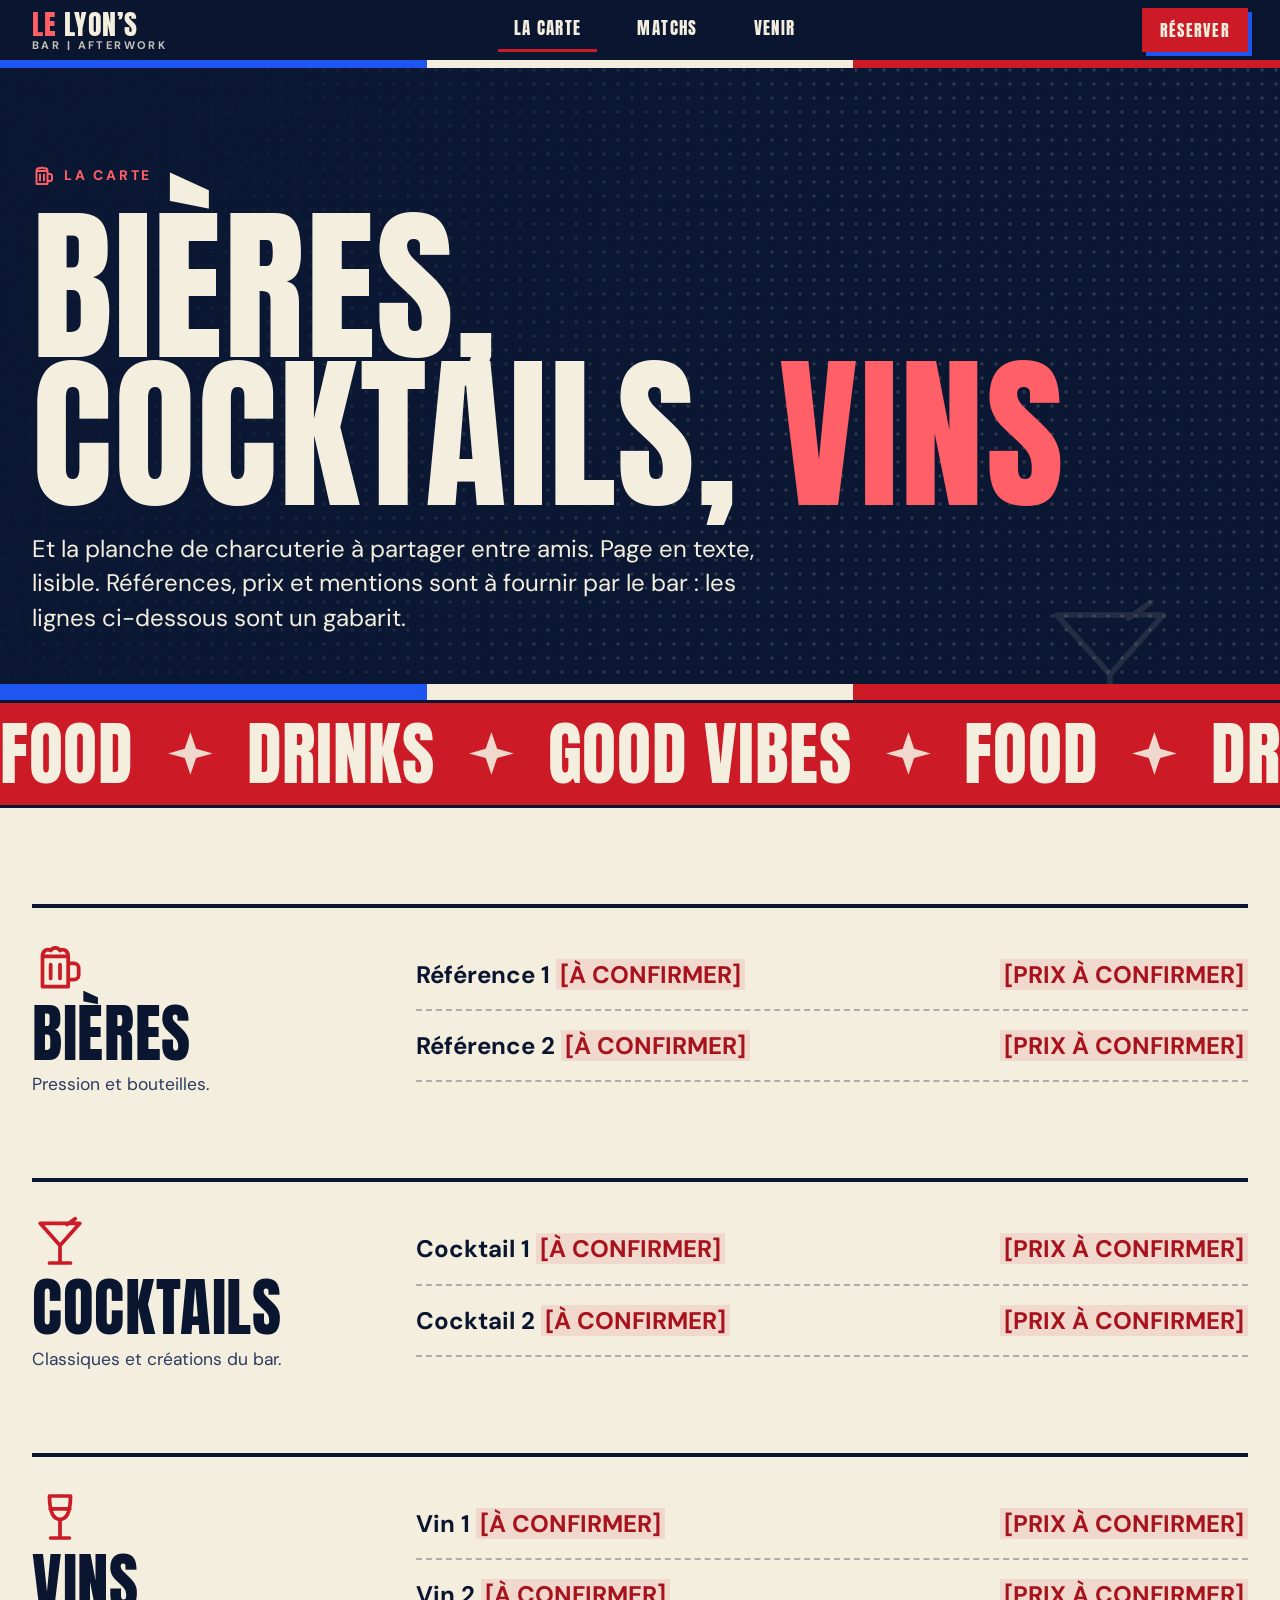
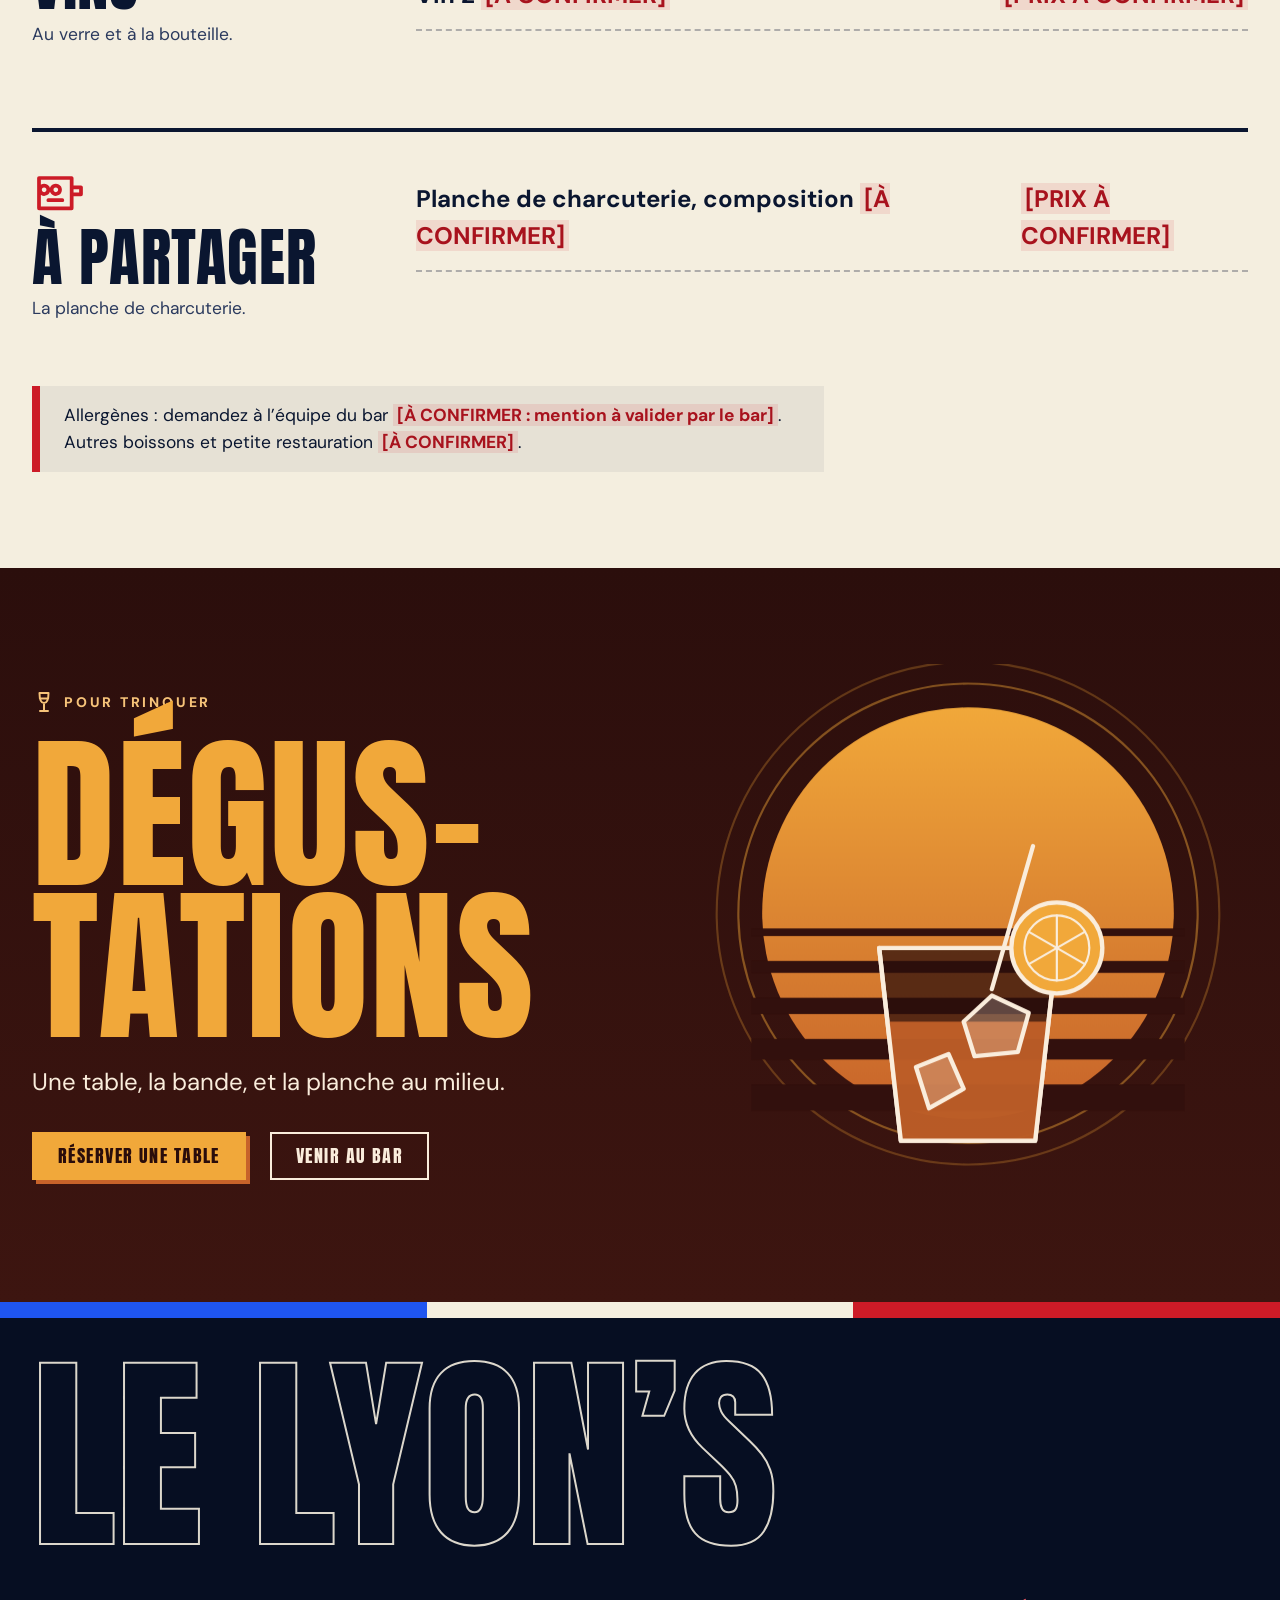
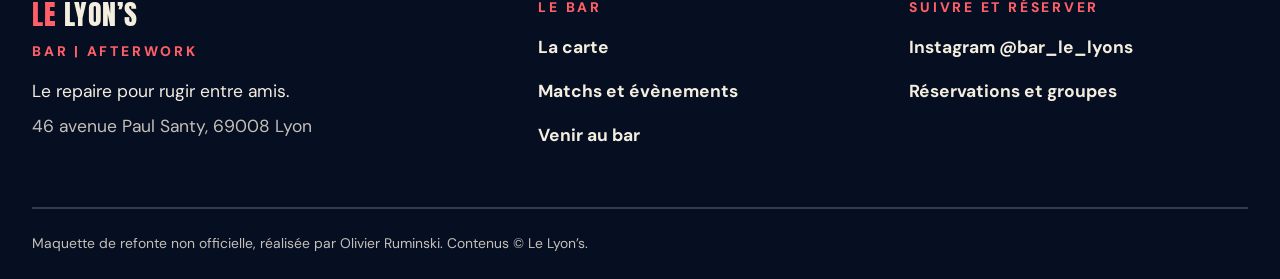
<file: lelyons/carte.html>
<!doctype html>
<html lang="fr">
<head>
<meta charset="utf-8">
<meta name="viewport" content="width=device-width, initial-scale=1">
<title>La carte, Le Lyon’s (maquette)</title>
<meta name="description" content="Maquette de refonte non officielle : la carte du Lyon’s, bières, cocktails, vins et planche de charcuterie. Références et prix à confirmer.">
<meta name="robots" content="noindex, nofollow">
<meta name="theme-color" content="#0a1630">
<link rel="icon" href="images/favicon.svg" type="image/svg+xml">
<link rel="preload" href="fonts/anton-latin-400-normal.woff2" as="font" type="font/woff2" crossorigin>
<link rel="preload" href="fonts/dm-sans-latin-wght-normal.woff2" as="font" type="font/woff2" crossorigin>
<link rel="stylesheet" href="css/tokens.css">
<link rel="stylesheet" href="css/base.css">
<link rel="stylesheet" href="css/components.css">
<script>(function(){var d=document.documentElement;if(!window.matchMedia("(prefers-reduced-motion: reduce)").matches){d.classList.add("js");setTimeout(function(){if(!d.classList.contains("ready")){d.classList.remove("js")}},4500)}})()</script>
</head>
<body>
<svg width="0" height="0" style="position:absolute" aria-hidden="true" focusable="false"><defs>
<symbol id="i-arrow" viewBox="0 0 24 24"><path d="M4 12h16M14 6l6 6-6 6"/></symbol>
<symbol id="i-ext" viewBox="0 0 24 24"><path d="M7 17 17 7M8 7h9v9"/></symbol>
<symbol id="i-pin" viewBox="0 0 24 24"><path d="M12 22s-7-6.2-7-12a7 7 0 0 1 14 0c0 5.8-7 12-7 12z"/><circle cx="12" cy="10" r="2.6"/></symbol>
<symbol id="i-clock" viewBox="0 0 24 24"><circle cx="12" cy="12" r="9.5"/><path d="M12 6.5V12l3.5 2"/></symbol>
<symbol id="i-tram" viewBox="0 0 24 24"><rect x="5" y="3" width="14" height="14"/><path d="M5 11h14M8 21l2-4M16 21l-2-4M9 7h.01M15 7h.01"/></symbol>
<symbol id="i-ball" viewBox="0 0 24 24"><circle cx="12" cy="12" r="9.5"/><path d="M12 8.2l3.4 2.5-1.3 4h-4.2l-1.3-4zM12 8.2V2.5M15.4 10.7l5.3-1.7M14.1 14.7l3.3 4.4M9.9 14.7l-3.3 4.4M8.6 10.7 3.3 9"/></symbol>
<symbol id="i-rugby" viewBox="0 0 24 24"><path d="M4 20C2.5 12 8 4.5 20 4c.5 12-6 18-16 16z"/><path d="M8.5 15.5l7-7M11 9.5l3.5 3.5M9.5 12l2.5 2.5"/></symbol>
<symbol id="i-flag" viewBox="0 0 24 24"><path d="M5 22V3M5 4h15v11H5M10 4v11M15 4v11M5 9.5h15"/></symbol>
<symbol id="i-tv" viewBox="0 0 24 24"><rect x="2.5" y="4.5" width="19" height="12.5"/><path d="M8 21h8M12 17v4"/></symbol>
<symbol id="i-mug" viewBox="0 0 24 24"><path d="M4.5 7h11v13h-11zM15.5 10H18a2 2 0 0 1 2 2v3a2 2 0 0 1-2 2h-2.5M8 10.5v6M12 10.5v6M4.5 7c0-2.5 2-3.5 3.5-2.5C9 3 11 3 12 4.5c2-1 3.5.5 3.5 2.5"/></symbol>
<symbol id="i-cocktail" viewBox="0 0 24 24"><path d="M3.5 4h17L12 13.5zM12 13.5V21M7.5 21h9M15 4.5l3.5-2.5"/></symbol>
<symbol id="i-wine" viewBox="0 0 24 24"><path d="M7.5 3h9c0 6.5-1.5 10-4.5 10S7.5 9.500 7.500 3zM12 13v8M8 21h8M7.8 8.5h8.4"/></symbol>
<symbol id="i-board" viewBox="0 0 24 24"><path d="M3 6h14v13H3zM17 10h4v3h-4M7 11a1.800 1.800 0 1 0 0 .1M12 11a1.800 1.800 0 1 0 0 .1M7 15.500h6"/></symbol>
<symbol id="i-mic" viewBox="0 0 24 24"><path d="M9 3h6v10a3 3 0 0 1-6 0zM5 11a7 7 0 0 0 14 0M12 18v3.500M8.500 21.500h7"/></symbol>
<symbol id="i-cam" viewBox="0 0 24 24"><path d="M2.500 7.500h4l2-3.500h7l2 3.500h4v12.500h-19zM12 17.500a4 4 0 1 0 0-8 4 4 0 0 0 0 8z"/></symbol>
<symbol id="i-phone" viewBox="0 0 24 24"><path d="M5 3.500h4l2 5-2.500 1.500a11 11 0 0 0 5 5l1.500-2.500 5 2v4a1.500 1.500 0 0 1-1.500 1.500A16.500 16.500 0 0 1 3.500 5 1.500 1.500 0 0 1 5 3.500z"/></symbol>
<symbol id="i-park" viewBox="0 0 24 24"><rect x="3.500" y="3.500" width="17" height="17"/><path d="M9.500 17V7.500h4a3 3 0 0 1 0 6h-4"/></symbol>
<symbol id="i-users"viewBox="0 0 24 24"><circle cx="9" cy="8" r="3.500"/><path d="M2.500 20c0-4 3-6 6.500-6s6.500 2 6.500 6M16 4.800a3.500 3.500 0 0 1 0 6.400M18 14.500c2 .8 3.500 2.600 3.500 5.500"/></symbol>
<symbol id="i-spark" viewBox="0 0 24 24"><path d="M12 1.500l2.800 8.200 8.200 2.300-8.200 2.300L12 22.500l-2.800-8.200L1 12l8.200-2.300z"/></symbol>
</defs></svg>
<a class="skip" href="#contenu">Aller au contenu</a>
<header class="site-header">
  <div class="container site-header__row">
    <a class="brand" href="index.html" aria-label="Le Lyon’s, accueil">
      <span class="brand__name"><b>Le</b> Lyon’s</span>
      <span class="brand__tag">Bar | Afterwork</span>
    </a>
    <nav class="nav" aria-label="Navigation principale">
      <a href="carte.html" aria-current="page">La carte</a>
      <a href="matchs-evenements.html">Matchs</a>
      <a href="infos.html">Venir</a>
    </nav>
    <a class="btn btn--primary site-header__cta" href="https://linktr.ee/LeLyonsBar" rel="noopener noreferrer" target="_blank">Réserver<span class="sr-only"> (nouvel onglet)</span></a>
  </div>
  <span class="tri" aria-hidden="true"></span>
</header>
<main id="contenu">

<section class="page-hero has-halftone has-grain">
  <svg class="icon page-hero__art" aria-hidden="true" focusable="false"><use href="#i-cocktail"/></svg>
  <div class="container">
    <p class="eyebrow"><svg class="icon " aria-hidden="true" focusable="false"><use href="#i-mug"/></svg> La carte</p>
    <h1>Bières, cocktails, <em>vins</em></h1>
    <p class="lead">Et la planche de charcuterie à partager entre amis. Page en texte, lisible. Références, prix et mentions sont à fournir par le bar : les lignes ci-dessous sont un gabarit.</p>
  </div>
  <span class="tri tri--lg" aria-hidden="true" style="position:absolute;bottom:0;left:0"></span>
</section>
<div class="marquee marquee--red" role="group" aria-label="Food, drinks, good vibes">
  <p class="sr-only">Food, drinks, good vibes</p>
  <div class="marquee__track" aria-hidden="true"><ul class="marquee__group"><li>Food<svg class="icon sep" aria-hidden="true" focusable="false"><use href="#i-spark"/></svg></li><li>Drinks<svg class="icon sep" aria-hidden="true" focusable="false"><use href="#i-spark"/></svg></li><li>Good vibes<svg class="icon sep" aria-hidden="true" focusable="false"><use href="#i-spark"/></svg></li><li>Food<svg class="icon sep" aria-hidden="true" focusable="false"><use href="#i-spark"/></svg></li><li>Drinks<svg class="icon sep" aria-hidden="true" focusable="false"><use href="#i-spark"/></svg></li><li>Good vibes<svg class="icon sep" aria-hidden="true" focusable="false"><use href="#i-spark"/></svg></li><li>Food<svg class="icon sep" aria-hidden="true" focusable="false"><use href="#i-spark"/></svg></li><li>Drinks<svg class="icon sep" aria-hidden="true" focusable="false"><use href="#i-spark"/></svg></li><li>Good vibes<svg class="icon sep" aria-hidden="true" focusable="false"><use href="#i-spark"/></svg></li></ul><ul class="marquee__group"><li>Food<svg class="icon sep" aria-hidden="true" focusable="false"><use href="#i-spark"/></svg></li><li>Drinks<svg class="icon sep" aria-hidden="true" focusable="false"><use href="#i-spark"/></svg></li><li>Good vibes<svg class="icon sep" aria-hidden="true" focusable="false"><use href="#i-spark"/></svg></li><li>Food<svg class="icon sep" aria-hidden="true" focusable="false"><use href="#i-spark"/></svg></li><li>Drinks<svg class="icon sep" aria-hidden="true" focusable="false"><use href="#i-spark"/></svg></li><li>Good vibes<svg class="icon sep" aria-hidden="true" focusable="false"><use href="#i-spark"/></svg></li><li>Food<svg class="icon sep" aria-hidden="true" focusable="false"><use href="#i-spark"/></svg></li><li>Drinks<svg class="icon sep" aria-hidden="true" focusable="false"><use href="#i-spark"/></svg></li><li>Good vibes<svg class="icon sep" aria-hidden="true" focusable="false"><use href="#i-spark"/></svg></li></ul></div>
</div>
<section class="section on-light">
  <div class="container">
    <div class="menu-sheet">
      <section class="menu-block" data-reveal aria-labelledby="h-bieres" id="bieres">
  <div class="menu-block__head"><svg class="icon " aria-hidden="true" focusable="false"><use href="#i-mug"/></svg><h2 id="h-bieres">Bières</h2><p class="soft">Pression et bouteilles.</p></div>
  <ul class="menu-list">
    <li><span>Référence 1 <mark class="tbc">[À CONFIRMER]</mark></span><span><mark class="tbc">[PRIX À CONFIRMER]</mark></span></li>
    <li><span>Référence 2 <mark class="tbc">[À CONFIRMER]</mark></span><span><mark class="tbc">[PRIX À CONFIRMER]</mark></span></li>
  </ul>
</section>
      <section class="menu-block" data-reveal aria-labelledby="h-cocktails" id="cocktails">
  <div class="menu-block__head"><svg class="icon " aria-hidden="true" focusable="false"><use href="#i-cocktail"/></svg><h2 id="h-cocktails">Cocktails</h2><p class="soft">Classiques et créations du bar.</p></div>
  <ul class="menu-list">
    <li><span>Cocktail 1 <mark class="tbc">[À CONFIRMER]</mark></span><span><mark class="tbc">[PRIX À CONFIRMER]</mark></span></li>
    <li><span>Cocktail 2 <mark class="tbc">[À CONFIRMER]</mark></span><span><mark class="tbc">[PRIX À CONFIRMER]</mark></span></li>
  </ul>
</section>
      <section class="menu-block" data-reveal aria-labelledby="h-vins" id="vins">
  <div class="menu-block__head"><svg class="icon " aria-hidden="true" focusable="false"><use href="#i-wine"/></svg><h2 id="h-vins">Vins</h2><p class="soft">Au verre et à la bouteille.</p></div>
  <ul class="menu-list">
    <li><span>Vin 1 <mark class="tbc">[À CONFIRMER]</mark></span><span><mark class="tbc">[PRIX À CONFIRMER]</mark></span></li>
    <li><span>Vin 2 <mark class="tbc">[À CONFIRMER]</mark></span><span><mark class="tbc">[PRIX À CONFIRMER]</mark></span></li>
  </ul>
</section>
      <section class="menu-block" data-reveal aria-labelledby="h-planche" id="planche">
  <div class="menu-block__head"><svg class="icon " aria-hidden="true" focusable="false"><use href="#i-board"/></svg><h2 id="h-planche">À partager</h2><p class="soft">La planche de charcuterie.</p></div>
  <ul class="menu-list">
    <li><span>Planche de charcuterie, composition <mark class="tbc">[À CONFIRMER]</mark></span><span><mark class="tbc">[PRIX À CONFIRMER]</mark></span></li>
  </ul>
</section>
    </div>
    <p class="note" data-reveal>Allergènes : demandez à l’équipe du bar <mark class="tbc">[À CONFIRMER : mention à valider par le bar]</mark>. Autres boissons et petite restauration <mark class="tbc">[À CONFIRMER]</mark>.</p>
  </div>
</section>
<section class="section deg has-grain" aria-labelledby="t-deg">
  <div class="container deg__grid">
    <div data-reveal>
      <p class="eyebrow"><svg class="icon " aria-hidden="true" focusable="false"><use href="#i-wine"/></svg> Pour trinquer</p>
      <h2 id="t-deg" style="margin-top:16px">Dégus&shy;tations</h2>
      <p class="lead" style="margin-top:24px">Une table, la bande, et la planche au milieu.</p>
      <div class="btn-row" style="margin-top:32px"><a class="btn btn--primary" href="https://linktr.ee/LeLyonsBar" rel="noopener noreferrer" target="_blank">Réserver une table<span class="sr-only"> (nouvel onglet)</span></a><a class="btn btn--ghost" href="infos.html">Venir au bar</a></div>
    </div>
    <div class="deg__art" data-reveal><svg viewBox="0 0 480 500" role="img" aria-label="Illustration de formes : un soleil couchant derrière un verre avec glaçons et tranche d’orange" xmlns="http://www.w3.org/2000/svg">
<defs><linearGradient id="sun" x1="0" y1="0" x2="0" y2="1"><stop offset="0" stop-color="#f2a93b"/><stop offset="1" stop-color="#c8642b"/></linearGradient></defs>
<circle cx="240" cy="230" r="232" fill="none" stroke="#f2a93b" stroke-opacity=".28" stroke-width="2"/>
<circle cx="240" cy="230" r="212" fill="none" stroke="#f2a93b" stroke-opacity=".45" stroke-width="2"/>
<circle cx="240" cy="230" r="190" fill="url(#sun)"/>
<g fill="#33110e"><rect x="40" y="244" width="400" height="7"/><rect x="40" y="274" width="400" height="11"/><rect x="40" y="308" width="400" height="15"/><rect x="40" y="346" width="400" height="19"/><rect x="40" y="388" width="400" height="24"/></g>
<g stroke="#fbeedd" stroke-width="4" stroke-linejoin="round" stroke-linecap="round">
<path d="M158 262 L178 440 H302 L322 262 Z" fill="#2b0e0c" fill-opacity=".72"/>
<path d="M165 330 H315 L302 440 H178 Z" fill="#c8642b" fill-opacity=".9" stroke="none"/>
<path d="M158 262 L178 440 H302 L322 262" fill="none"/>
<path d="M236 330 L262 306 L296 322 L286 358 L246 362 Z" fill="#fbeedd" fill-opacity=".25"/>
<path d="M192 372 L222 360 L236 392 L204 410 Z" fill="#fbeedd" fill-opacity=".25"/>
<path d="M262 300 L300 168" fill="none"/>
<circle cx="322" cy="262" r="42" fill="#f2a93b" stroke="#fbeedd"/>
<circle cx="322" cy="262" r="30" fill="none" stroke="#fbeedd" stroke-width="2"/>
<path d="M322 262 L322 232 M322 262 L348 247 M322 262 L348 277 M322 262 L322 292 M322 262 L296 277 M322 262 L296 247" stroke-width="2"/>
</g></svg></div>
  </div>
</section>
</main>
<footer class="site-footer">
  <span class="tri tri--lg" aria-hidden="true"></span>
  <div class="container">
    <p class="site-footer__big" aria-hidden="true">Le Lyon’s</p>
    <div class="site-footer__grid">
      <div>
        <p class="brand__name"><b>Le</b> Lyon’s</p>
        <p class="eyebrow">Bar | Afterwork</p>
        <p style="margin-top:8px">Le repaire pour rugir entre amis.</p>
        <p class="soft" style="margin-top:8px">46 avenue Paul Santy, 69008 Lyon</p>
      </div>
      <div>
        <p class="eyebrow">Le bar</p>
        <ul>
          <li><a href="carte.html">La carte</a></li>
          <li><a href="matchs-evenements.html">Matchs et évènements</a></li>
          <li><a href="infos.html">Venir au bar</a></li>
        </ul>
      </div>
      <div>
        <p class="eyebrow">Suivre et réserver</p>
        <ul>
          <li><a href="https://www.instagram.com/bar_le_lyons/" rel="noopener noreferrer" target="_blank">Instagram @bar_le_lyons<span class="sr-only"> (nouvel onglet)</span></a></li>
          <li><a href="https://linktr.ee/LeLyonsBar" rel="noopener noreferrer" target="_blank">Réservations et groupes<span class="sr-only"> (nouvel onglet)</span></a></li>
        </ul>
      </div>
    </div>
    <p class="site-footer__mention">Maquette de refonte non officielle, réalisée par Olivier Ruminski. Contenus © Le Lyon’s.</p>
  </div>
</footer>
<script src="js/gsap.min.js"></script>
<script src="js/main.js" defer></script>
</body>
</html>
</file>
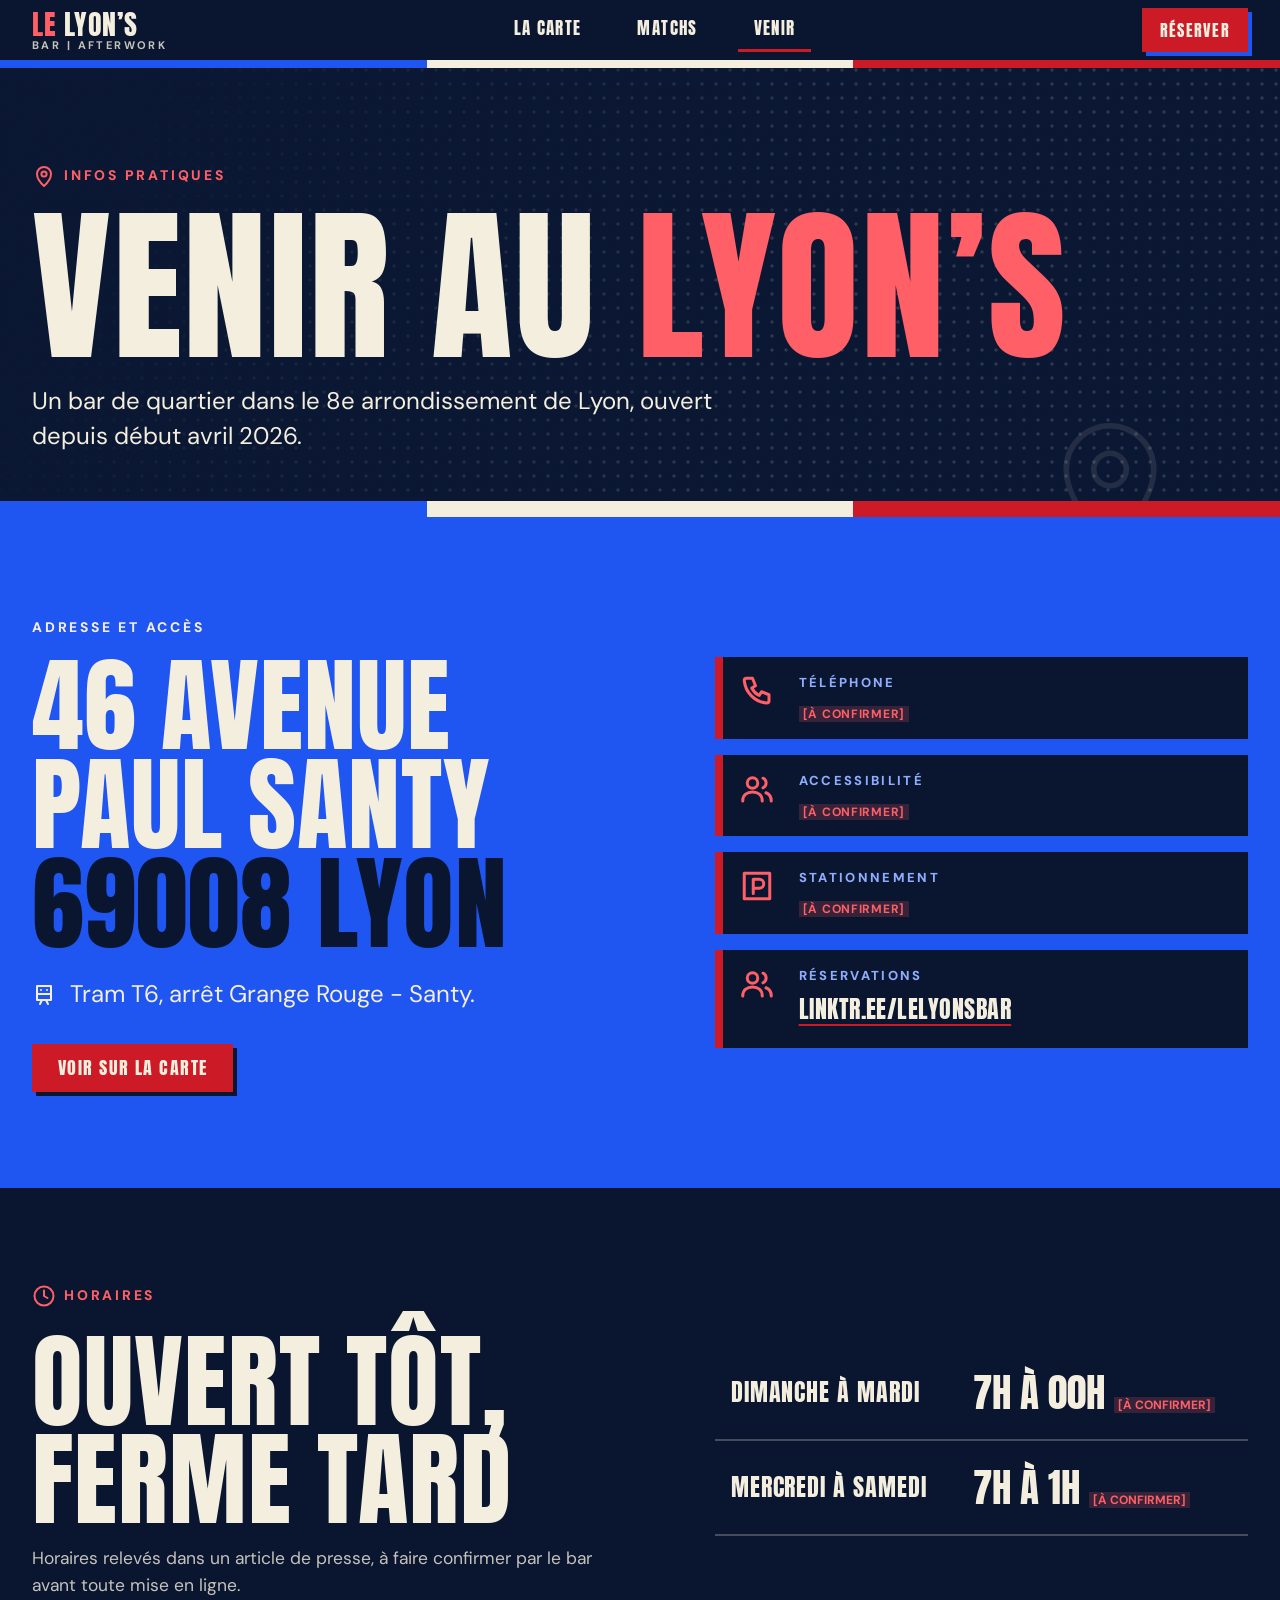
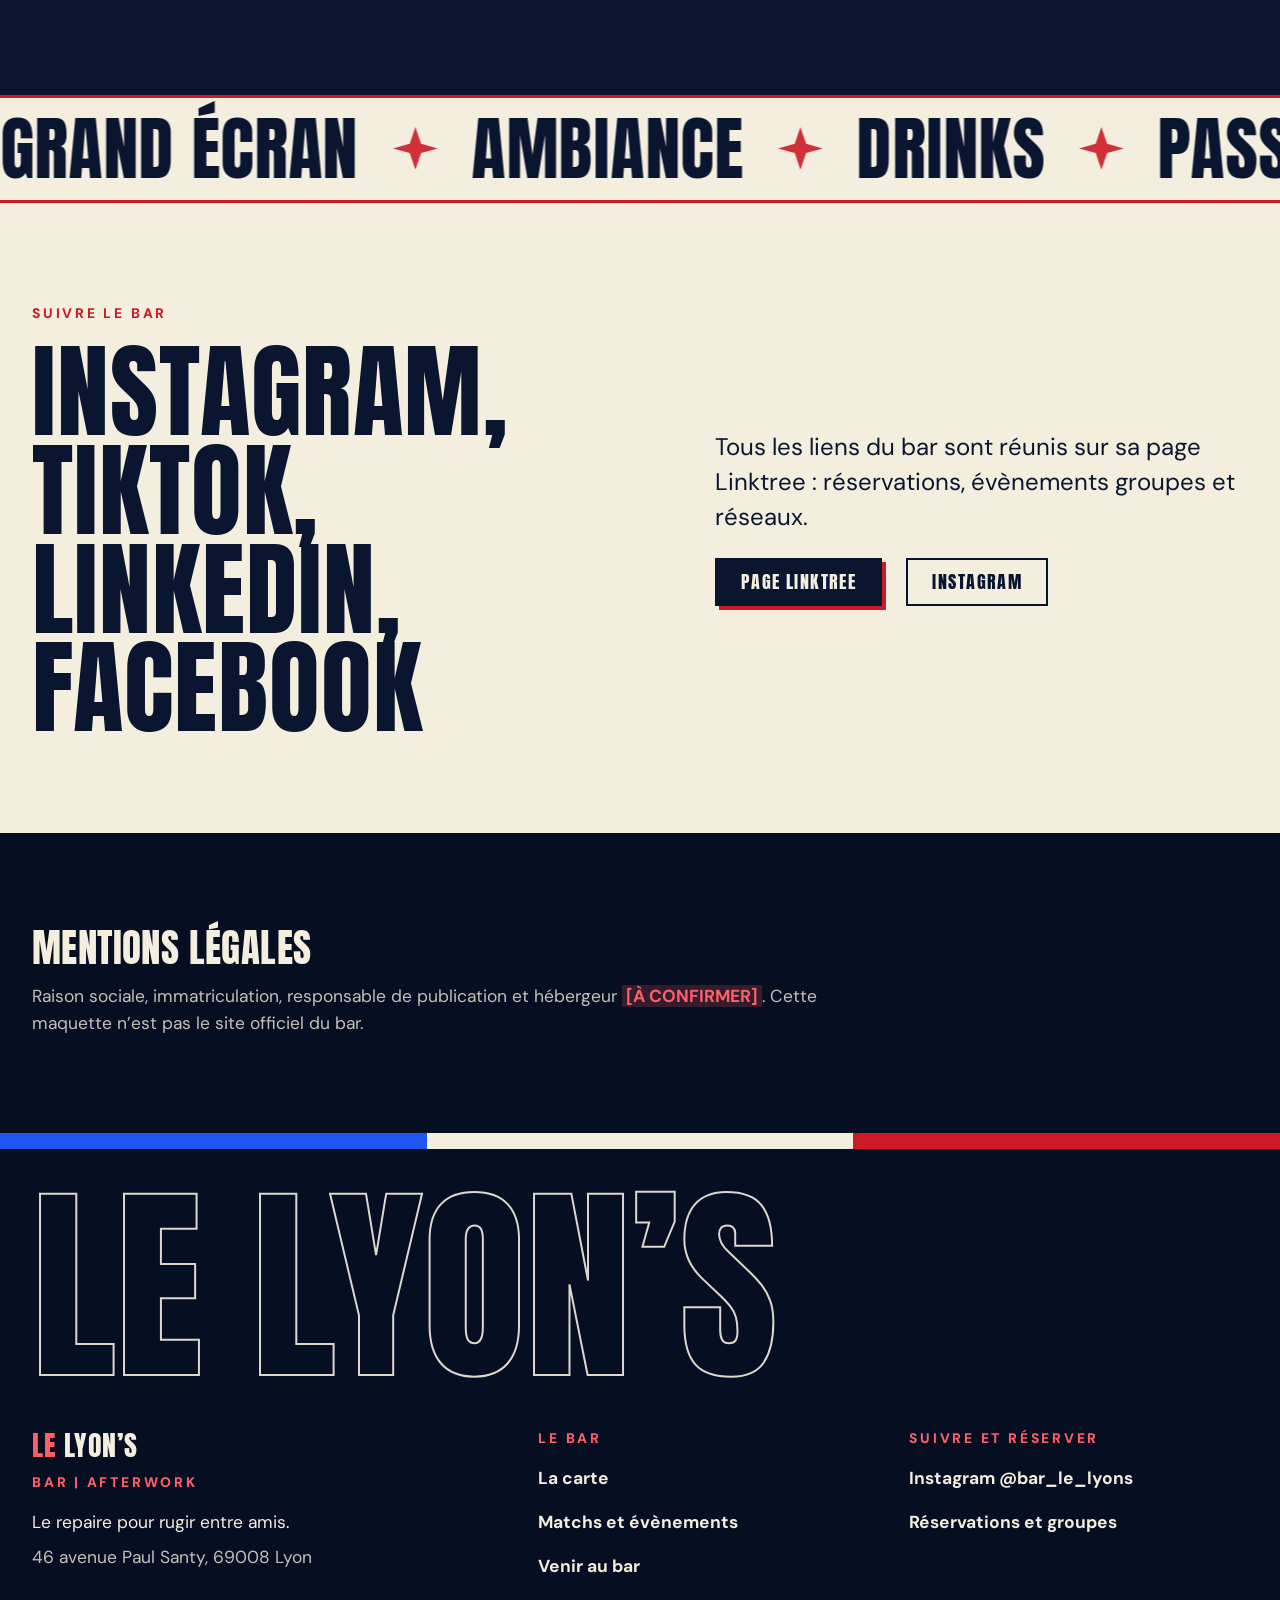
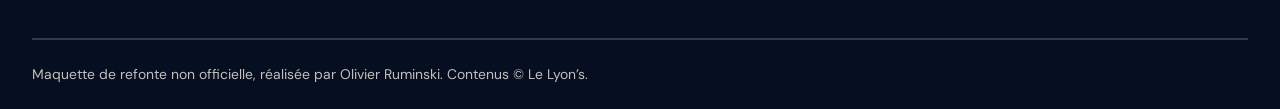
<file: lelyons/infos.html>
<!doctype html>
<html lang="fr">
<head>
<meta charset="utf-8">
<meta name="viewport" content="width=device-width, initial-scale=1">
<title>Venir au Lyon’s, infos pratiques (maquette)</title>
<meta name="description" content="Maquette de refonte non officielle : adresse, accès tram T6, horaires et liens du Lyon’s, 46 avenue Paul Santy, Lyon 8e.">
<meta name="robots" content="noindex, nofollow">
<meta name="theme-color" content="#0a1630">
<link rel="icon" href="images/favicon.svg" type="image/svg+xml">
<link rel="preload" href="fonts/anton-latin-400-normal.woff2" as="font" type="font/woff2" crossorigin>
<link rel="preload" href="fonts/dm-sans-latin-wght-normal.woff2" as="font" type="font/woff2" crossorigin>
<link rel="stylesheet" href="css/tokens.css">
<link rel="stylesheet" href="css/base.css">
<link rel="stylesheet" href="css/components.css">
<script>(function(){var d=document.documentElement;if(!window.matchMedia("(prefers-reduced-motion: reduce)").matches){d.classList.add("js");setTimeout(function(){if(!d.classList.contains("ready")){d.classList.remove("js")}},4500)}})()</script>
</head>
<body>
<svg width="0" height="0" style="position:absolute" aria-hidden="true" focusable="false"><defs>
<symbol id="i-arrow" viewBox="0 0 24 24"><path d="M4 12h16M14 6l6 6-6 6"/></symbol>
<symbol id="i-ext" viewBox="0 0 24 24"><path d="M7 17 17 7M8 7h9v9"/></symbol>
<symbol id="i-pin" viewBox="0 0 24 24"><path d="M12 22s-7-6.2-7-12a7 7 0 0 1 14 0c0 5.8-7 12-7 12z"/><circle cx="12" cy="10" r="2.6"/></symbol>
<symbol id="i-clock" viewBox="0 0 24 24"><circle cx="12" cy="12" r="9.5"/><path d="M12 6.5V12l3.5 2"/></symbol>
<symbol id="i-tram" viewBox="0 0 24 24"><rect x="5" y="3" width="14" height="14"/><path d="M5 11h14M8 21l2-4M16 21l-2-4M9 7h.01M15 7h.01"/></symbol>
<symbol id="i-ball" viewBox="0 0 24 24"><circle cx="12" cy="12" r="9.5"/><path d="M12 8.2l3.4 2.5-1.3 4h-4.2l-1.3-4zM12 8.2V2.5M15.4 10.7l5.3-1.7M14.1 14.7l3.3 4.4M9.9 14.7l-3.3 4.4M8.6 10.7 3.3 9"/></symbol>
<symbol id="i-rugby" viewBox="0 0 24 24"><path d="M4 20C2.5 12 8 4.5 20 4c.5 12-6 18-16 16z"/><path d="M8.5 15.5l7-7M11 9.5l3.5 3.5M9.5 12l2.5 2.5"/></symbol>
<symbol id="i-flag" viewBox="0 0 24 24"><path d="M5 22V3M5 4h15v11H5M10 4v11M15 4v11M5 9.5h15"/></symbol>
<symbol id="i-tv" viewBox="0 0 24 24"><rect x="2.5" y="4.5" width="19" height="12.5"/><path d="M8 21h8M12 17v4"/></symbol>
<symbol id="i-mug" viewBox="0 0 24 24"><path d="M4.5 7h11v13h-11zM15.5 10H18a2 2 0 0 1 2 2v3a2 2 0 0 1-2 2h-2.5M8 10.5v6M12 10.5v6M4.5 7c0-2.5 2-3.5 3.5-2.5C9 3 11 3 12 4.5c2-1 3.5.5 3.5 2.5"/></symbol>
<symbol id="i-cocktail" viewBox="0 0 24 24"><path d="M3.5 4h17L12 13.5zM12 13.5V21M7.5 21h9M15 4.5l3.5-2.5"/></symbol>
<symbol id="i-wine" viewBox="0 0 24 24"><path d="M7.5 3h9c0 6.5-1.5 10-4.5 10S7.5 9.500 7.500 3zM12 13v8M8 21h8M7.8 8.5h8.4"/></symbol>
<symbol id="i-board" viewBox="0 0 24 24"><path d="M3 6h14v13H3zM17 10h4v3h-4M7 11a1.800 1.800 0 1 0 0 .1M12 11a1.800 1.800 0 1 0 0 .1M7 15.500h6"/></symbol>
<symbol id="i-mic" viewBox="0 0 24 24"><path d="M9 3h6v10a3 3 0 0 1-6 0zM5 11a7 7 0 0 0 14 0M12 18v3.500M8.500 21.500h7"/></symbol>
<symbol id="i-cam" viewBox="0 0 24 24"><path d="M2.500 7.500h4l2-3.500h7l2 3.500h4v12.500h-19zM12 17.500a4 4 0 1 0 0-8 4 4 0 0 0 0 8z"/></symbol>
<symbol id="i-phone" viewBox="0 0 24 24"><path d="M5 3.500h4l2 5-2.500 1.500a11 11 0 0 0 5 5l1.500-2.500 5 2v4a1.500 1.500 0 0 1-1.500 1.500A16.500 16.500 0 0 1 3.500 5 1.500 1.500 0 0 1 5 3.500z"/></symbol>
<symbol id="i-park" viewBox="0 0 24 24"><rect x="3.500" y="3.500" width="17" height="17"/><path d="M9.500 17V7.500h4a3 3 0 0 1 0 6h-4"/></symbol>
<symbol id="i-users"viewBox="0 0 24 24"><circle cx="9" cy="8" r="3.500"/><path d="M2.500 20c0-4 3-6 6.500-6s6.500 2 6.500 6M16 4.800a3.500 3.500 0 0 1 0 6.400M18 14.500c2 .8 3.500 2.600 3.500 5.500"/></symbol>
<symbol id="i-spark" viewBox="0 0 24 24"><path d="M12 1.500l2.800 8.200 8.200 2.300-8.200 2.300L12 22.500l-2.800-8.200L1 12l8.200-2.300z"/></symbol>
</defs></svg>
<a class="skip" href="#contenu">Aller au contenu</a>
<header class="site-header">
  <div class="container site-header__row">
    <a class="brand" href="index.html" aria-label="Le Lyon’s, accueil">
      <span class="brand__name"><b>Le</b> Lyon’s</span>
      <span class="brand__tag">Bar | Afterwork</span>
    </a>
    <nav class="nav" aria-label="Navigation principale">
      <a href="carte.html">La carte</a>
      <a href="matchs-evenements.html">Matchs</a>
      <a href="infos.html" aria-current="page">Venir</a>
    </nav>
    <a class="btn btn--primary site-header__cta" href="https://linktr.ee/LeLyonsBar" rel="noopener noreferrer" target="_blank">Réserver<span class="sr-only"> (nouvel onglet)</span></a>
  </div>
  <span class="tri" aria-hidden="true"></span>
</header>
<main id="contenu">

<section class="page-hero has-halftone has-grain">
  <svg class="icon page-hero__art" aria-hidden="true" focusable="false"><use href="#i-pin"/></svg>
  <div class="container">
    <p class="eyebrow"><svg class="icon " aria-hidden="true" focusable="false"><use href="#i-pin"/></svg> Infos pratiques</p>
    <h1>Venir au <em>Lyon’s</em></h1>
    <p class="lead">Un bar de quartier dans le 8e arrondissement de Lyon, ouvert depuis début avril 2026.</p>
  </div>
  <span class="tri tri--lg" aria-hidden="true" style="position:absolute;bottom:0;left:0"></span>
</section>
<section class="section venir has-grain" aria-labelledby="t-adresse">
  <div class="container split">
    <div data-reveal>
      <p class="eyebrow">Adresse et accès</p>
      <h2 id="t-adresse" class="venir__addr" style="margin-top:16px"><span>46 avenue</span><span>Paul Santy</span><span>69008 Lyon</span></h2>
      <p class="lead" style="margin-top:24px"><svg class="icon " aria-hidden="true" focusable="false"><use href="#i-tram"/></svg> Tram T6, arrêt Grange Rouge - Santy.</p>
      <div class="btn-row" style="margin-top:32px"><a class="btn btn--primary" href="https://www.google.com/maps/search/?api=1&query=46+avenue+Paul+Santy+69008+Lyon" rel="noopener noreferrer" target="_blank">Voir sur la carte<span class="sr-only"> (nouvel onglet)</span></a></div>
    </div>
    <dl class="facts" data-reveal>
      <div class="fact"><svg class="icon " aria-hidden="true" focusable="false"><use href="#i-phone"/></svg><div><dt>Téléphone</dt><dd><mark class="tbc">[À CONFIRMER]</mark></dd></div></div>
      <div class="fact"><svg class="icon " aria-hidden="true" focusable="false"><use href="#i-users"/></svg><div><dt>Accessibilité</dt><dd><mark class="tbc">[À CONFIRMER]</mark></dd></div></div>
      <div class="fact"><svg class="icon " aria-hidden="true" focusable="false"><use href="#i-park"/></svg><div><dt>Stationnement</dt><dd><mark class="tbc">[À CONFIRMER]</mark></dd></div></div>
      <div class="fact"><svg class="icon " aria-hidden="true" focusable="false"><use href="#i-users"/></svg><div><dt>Réservations</dt><dd><a class="" href="https://linktr.ee/LeLyonsBar" rel="noopener noreferrer" target="_blank">linktr.ee/LeLyonsBar<span class="sr-only"> (nouvel onglet)</span></a></dd></div></div>
    </dl>
  </div>
</section>
<section class="section" aria-labelledby="t-horaires">
  <div class="container split">
    <div class="section__head" data-reveal style="margin-bottom:0">
      <p class="eyebrow eyebrow--red"><svg class="icon " aria-hidden="true" focusable="false"><use href="#i-clock"/></svg> Horaires</p>
      <h2 id="t-horaires">Ouvert tôt, ferme tard</h2>
      <p class="soft" style="margin-top:16px">Horaires relevés dans un article de presse, à faire confirmer par le bar avant toute mise en ligne.</p>
    </div>
    <div data-reveal>
      <table class="hours">
        <caption class="sr-only">Horaires d’ouverture</caption>
        <thead class="sr-only"><tr><th scope="col">Jours</th><th scope="col">Horaires</th></tr></thead>
        <tbody>
          <tr><th scope="row">Dimanche à mardi</th><td>7h à 00h <mark class="tbc">[À CONFIRMER]</mark></td></tr>
          <tr><th scope="row">Mercredi à samedi</th><td>7h à 1h <mark class="tbc">[À CONFIRMER]</mark></td></tr>
        </tbody>
      </table>
    </div>
  </div>
</section>
<div class="marquee marquee--cream marquee--rev" role="group" aria-label="Grand écran, ambiance, drinks, passion du foot">
  <p class="sr-only">Grand écran, ambiance, drinks, passion du foot</p>
  <div class="marquee__track" aria-hidden="true"><ul class="marquee__group"><li>Grand écran<svg class="icon sep" aria-hidden="true" focusable="false"><use href="#i-spark"/></svg></li><li>Ambiance<svg class="icon sep" aria-hidden="true" focusable="false"><use href="#i-spark"/></svg></li><li>Drinks<svg class="icon sep" aria-hidden="true" focusable="false"><use href="#i-spark"/></svg></li><li>Passion du foot<svg class="icon sep" aria-hidden="true" focusable="false"><use href="#i-spark"/></svg></li><li>Grand écran<svg class="icon sep" aria-hidden="true" focusable="false"><use href="#i-spark"/></svg></li><li>Ambiance<svg class="icon sep" aria-hidden="true" focusable="false"><use href="#i-spark"/></svg></li><li>Drinks<svg class="icon sep" aria-hidden="true" focusable="false"><use href="#i-spark"/></svg></li><li>Passion du foot<svg class="icon sep" aria-hidden="true" focusable="false"><use href="#i-spark"/></svg></li></ul><ul class="marquee__group"><li>Grand écran<svg class="icon sep" aria-hidden="true" focusable="false"><use href="#i-spark"/></svg></li><li>Ambiance<svg class="icon sep" aria-hidden="true" focusable="false"><use href="#i-spark"/></svg></li><li>Drinks<svg class="icon sep" aria-hidden="true" focusable="false"><use href="#i-spark"/></svg></li><li>Passion du foot<svg class="icon sep" aria-hidden="true" focusable="false"><use href="#i-spark"/></svg></li><li>Grand écran<svg class="icon sep" aria-hidden="true" focusable="false"><use href="#i-spark"/></svg></li><li>Ambiance<svg class="icon sep" aria-hidden="true" focusable="false"><use href="#i-spark"/></svg></li><li>Drinks<svg class="icon sep" aria-hidden="true" focusable="false"><use href="#i-spark"/></svg></li><li>Passion du foot<svg class="icon sep" aria-hidden="true" focusable="false"><use href="#i-spark"/></svg></li></ul></div>
</div>
<section class="section on-light" aria-labelledby="t-suivre">
  <div class="container split">
    <div class="section__head" data-reveal style="margin-bottom:0">
      <p class="eyebrow">Suivre le bar</p>
      <h2 id="t-suivre">Instagram, TikTok, LinkedIn, Facebook</h2>
    </div>
    <div data-reveal>
      <p class="lead">Tous les liens du bar sont réunis sur sa page Linktree : réservations, évènements groupes et réseaux.</p>
      <div class="btn-row" style="margin-top:24px">
        <a class="btn btn--ink" href="https://linktr.ee/LeLyonsBar" rel="noopener noreferrer" target="_blank">Page Linktree<span class="sr-only"> (nouvel onglet)</span></a>
        <a class="btn btn--ghost" href="https://www.instagram.com/bar_le_lyons/" rel="noopener noreferrer" target="_blank">Instagram<span class="sr-only"> (nouvel onglet)</span></a>
      </div>
    </div>
  </div>
</section>
<section class="section on-deep" aria-labelledby="t-legal">
  <div class="container">
    <h2 id="t-legal" style="font-size:var(--step-2)">Mentions légales</h2>
    <p class="soft" style="margin-top:16px;max-width:66ch">Raison sociale, immatriculation, responsable de publication et hébergeur <mark class="tbc">[À CONFIRMER]</mark>. Cette maquette n’est pas le site officiel du bar.</p>
  </div>
</section>
</main>
<footer class="site-footer">
  <span class="tri tri--lg" aria-hidden="true"></span>
  <div class="container">
    <p class="site-footer__big" aria-hidden="true">Le Lyon’s</p>
    <div class="site-footer__grid">
      <div>
        <p class="brand__name"><b>Le</b> Lyon’s</p>
        <p class="eyebrow">Bar | Afterwork</p>
        <p style="margin-top:8px">Le repaire pour rugir entre amis.</p>
        <p class="soft" style="margin-top:8px">46 avenue Paul Santy, 69008 Lyon</p>
      </div>
      <div>
        <p class="eyebrow">Le bar</p>
        <ul>
          <li><a href="carte.html">La carte</a></li>
          <li><a href="matchs-evenements.html">Matchs et évènements</a></li>
          <li><a href="infos.html">Venir au bar</a></li>
        </ul>
      </div>
      <div>
        <p class="eyebrow">Suivre et réserver</p>
        <ul>
          <li><a href="https://www.instagram.com/bar_le_lyons/" rel="noopener noreferrer" target="_blank">Instagram @bar_le_lyons<span class="sr-only"> (nouvel onglet)</span></a></li>
          <li><a href="https://linktr.ee/LeLyonsBar" rel="noopener noreferrer" target="_blank">Réservations et groupes<span class="sr-only"> (nouvel onglet)</span></a></li>
        </ul>
      </div>
    </div>
    <p class="site-footer__mention">Maquette de refonte non officielle, réalisée par Olivier Ruminski. Contenus © Le Lyon’s.</p>
  </div>
</footer>
<script src="js/gsap.min.js"></script>
<script src="js/main.js" defer></script>
</body>
</html>
</file>
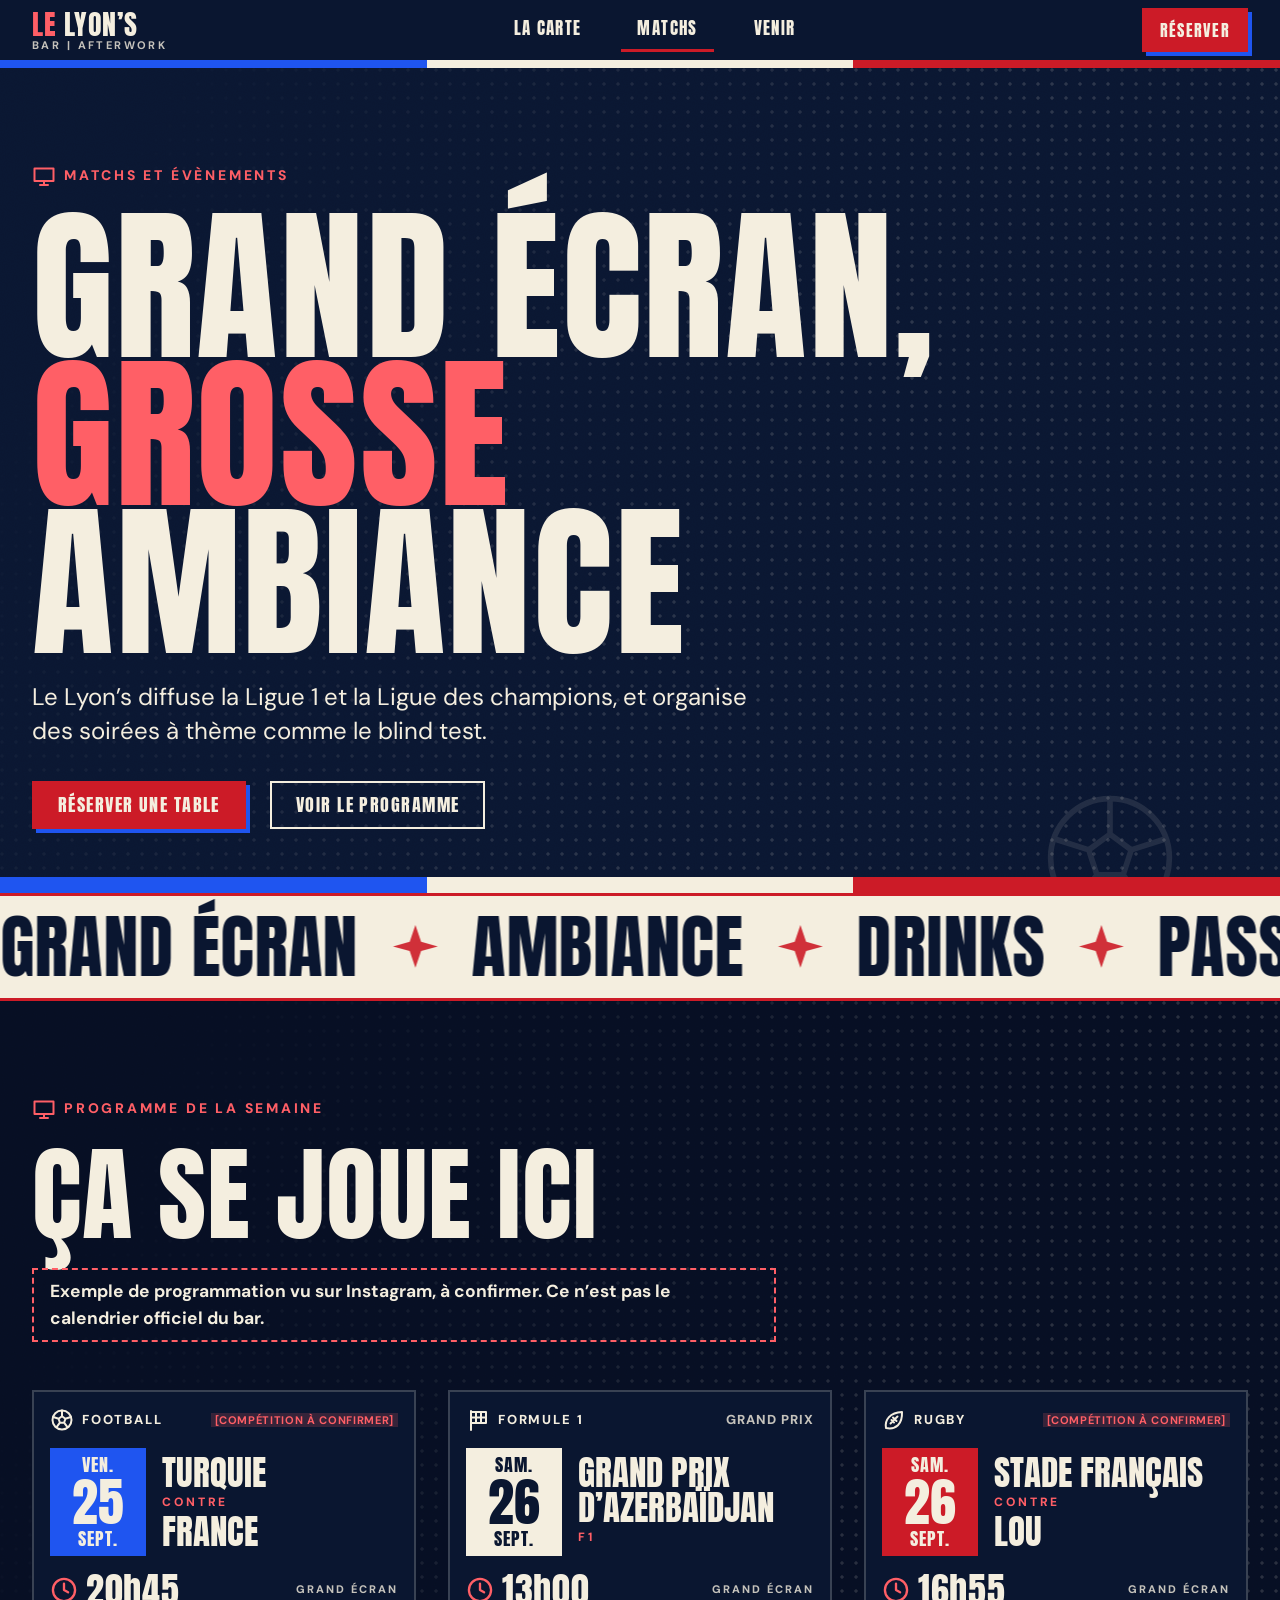
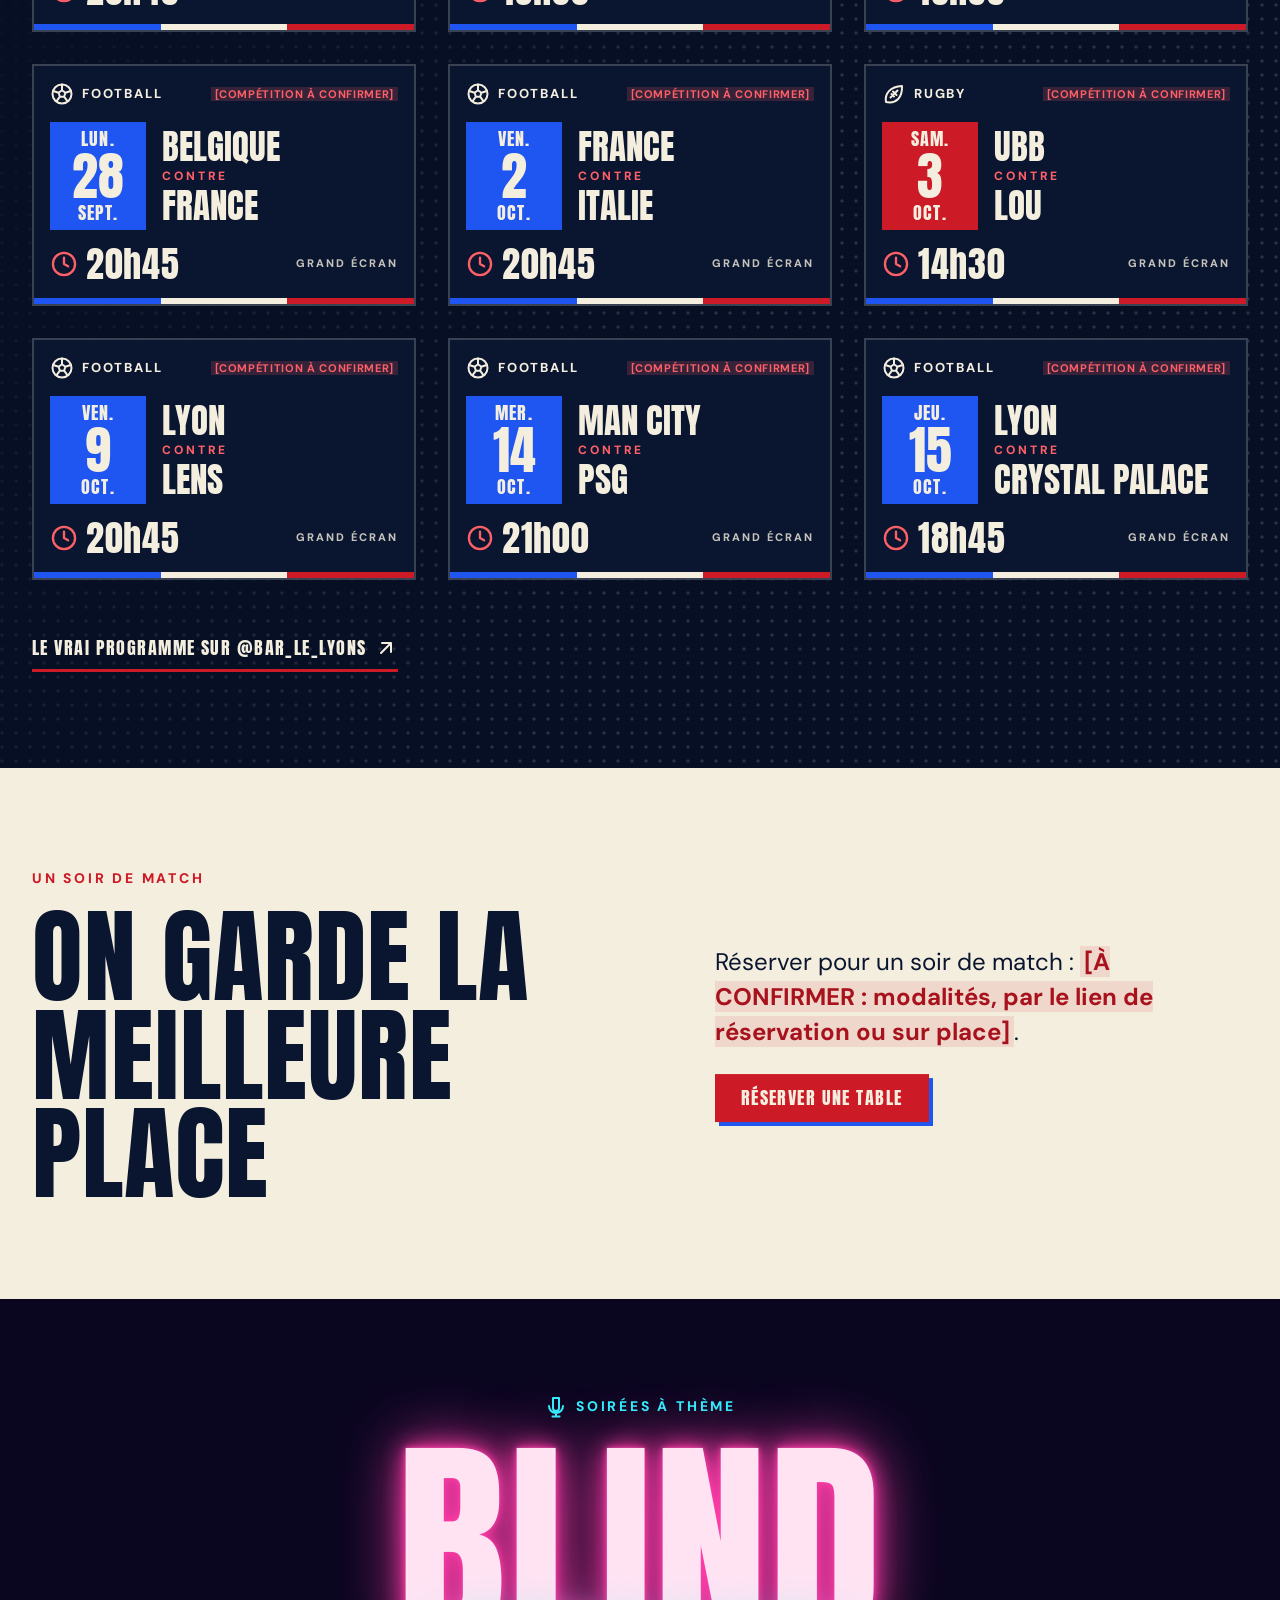
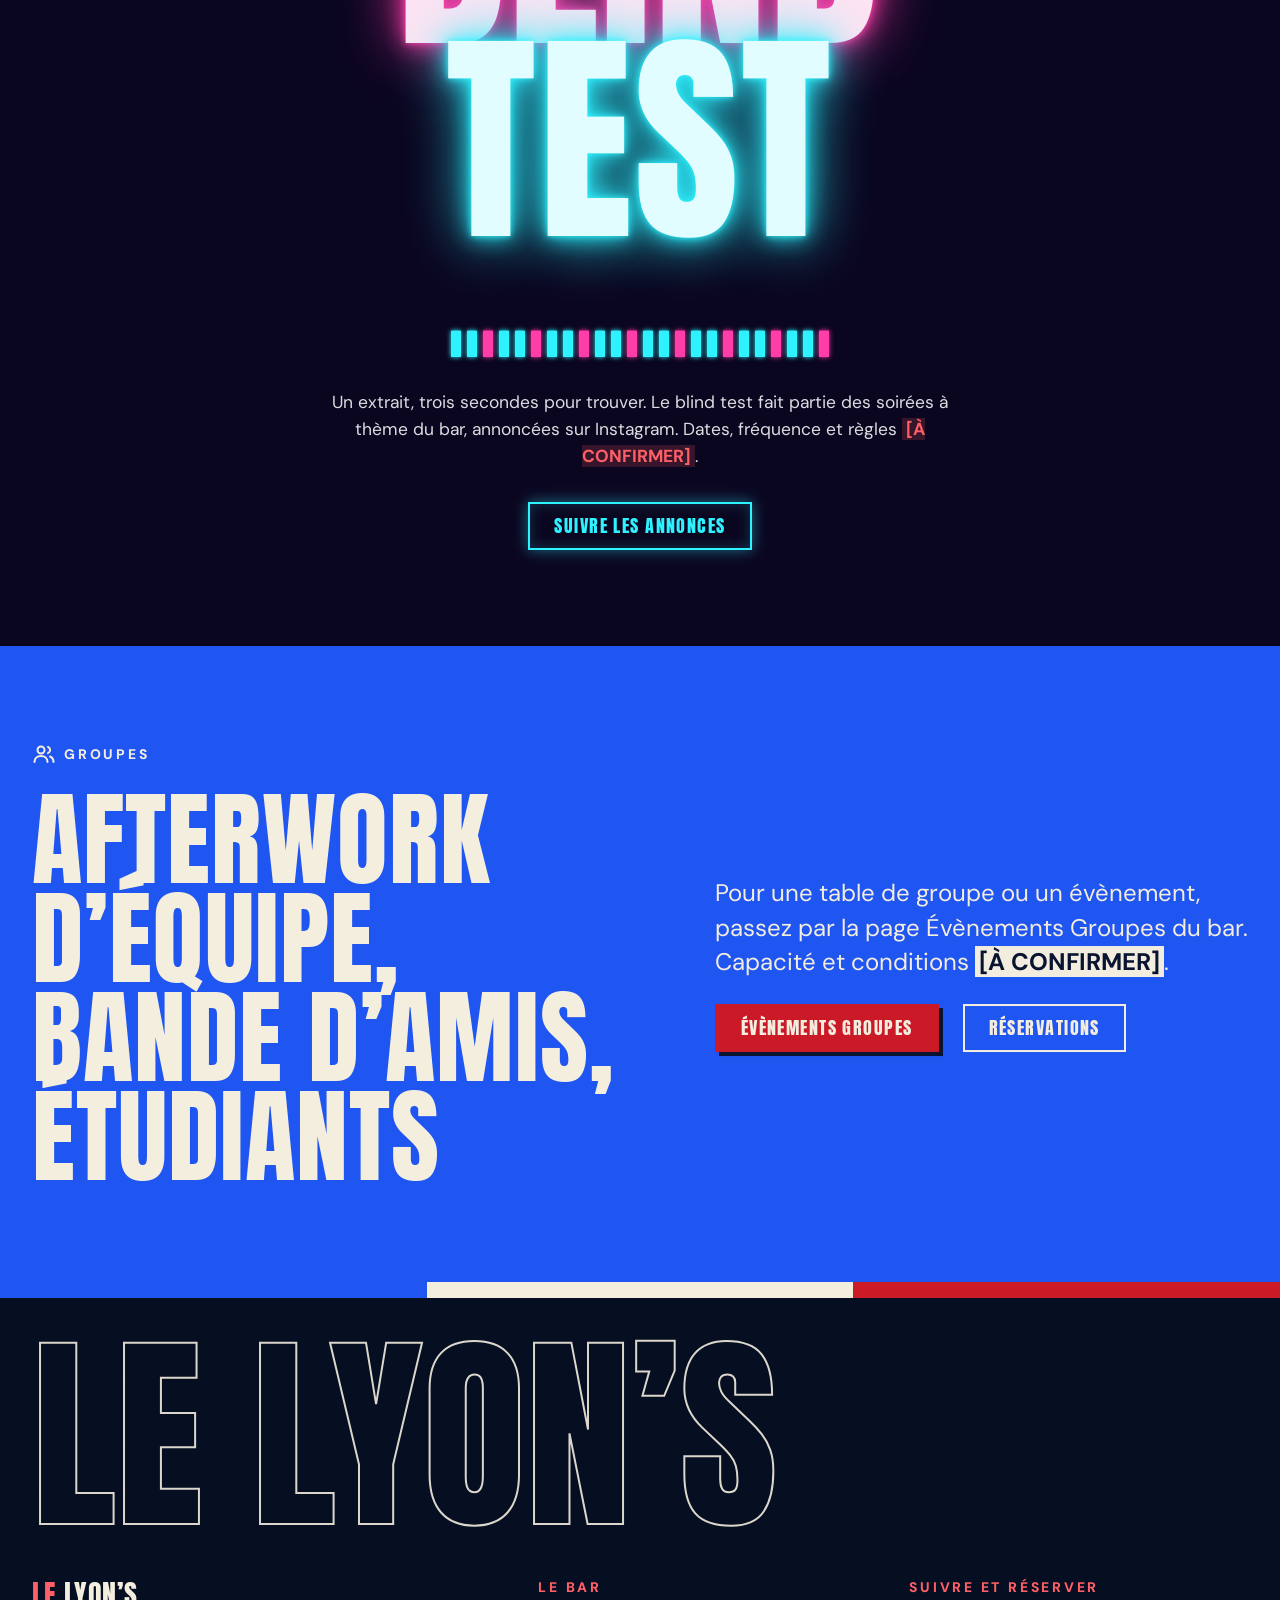
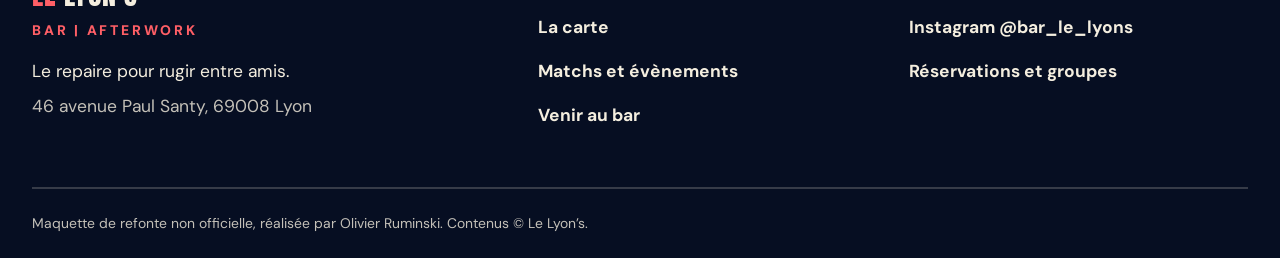
<file: lelyons/matchs-evenements.html>
<!doctype html>
<html lang="fr">
<head>
<meta charset="utf-8">
<meta name="viewport" content="width=device-width, initial-scale=1">
<title>Matchs et évènements, Le Lyon’s (maquette)</title>
<meta name="description" content="Maquette de refonte non officielle : matchs sur grand écran, blind test et soirées à thème au Lyon’s. Exemple de programmation à confirmer.">
<meta name="robots" content="noindex, nofollow">
<meta name="theme-color" content="#0a1630">
<link rel="icon" href="images/favicon.svg" type="image/svg+xml">
<link rel="preload" href="fonts/anton-latin-400-normal.woff2" as="font" type="font/woff2" crossorigin>
<link rel="preload" href="fonts/dm-sans-latin-wght-normal.woff2" as="font" type="font/woff2" crossorigin>
<link rel="stylesheet" href="css/tokens.css">
<link rel="stylesheet" href="css/base.css">
<link rel="stylesheet" href="css/components.css">
<script>(function(){var d=document.documentElement;if(!window.matchMedia("(prefers-reduced-motion: reduce)").matches){d.classList.add("js");setTimeout(function(){if(!d.classList.contains("ready")){d.classList.remove("js")}},4500)}})()</script>
</head>
<body>
<svg width="0" height="0" style="position:absolute" aria-hidden="true" focusable="false"><defs>
<symbol id="i-arrow" viewBox="0 0 24 24"><path d="M4 12h16M14 6l6 6-6 6"/></symbol>
<symbol id="i-ext" viewBox="0 0 24 24"><path d="M7 17 17 7M8 7h9v9"/></symbol>
<symbol id="i-pin" viewBox="0 0 24 24"><path d="M12 22s-7-6.2-7-12a7 7 0 0 1 14 0c0 5.8-7 12-7 12z"/><circle cx="12" cy="10" r="2.6"/></symbol>
<symbol id="i-clock" viewBox="0 0 24 24"><circle cx="12" cy="12" r="9.5"/><path d="M12 6.5V12l3.5 2"/></symbol>
<symbol id="i-tram" viewBox="0 0 24 24"><rect x="5" y="3" width="14" height="14"/><path d="M5 11h14M8 21l2-4M16 21l-2-4M9 7h.01M15 7h.01"/></symbol>
<symbol id="i-ball" viewBox="0 0 24 24"><circle cx="12" cy="12" r="9.5"/><path d="M12 8.2l3.4 2.5-1.3 4h-4.2l-1.3-4zM12 8.2V2.5M15.4 10.7l5.3-1.7M14.1 14.7l3.3 4.4M9.9 14.7l-3.3 4.4M8.6 10.7 3.3 9"/></symbol>
<symbol id="i-rugby" viewBox="0 0 24 24"><path d="M4 20C2.5 12 8 4.5 20 4c.5 12-6 18-16 16z"/><path d="M8.5 15.5l7-7M11 9.5l3.5 3.5M9.5 12l2.5 2.5"/></symbol>
<symbol id="i-flag" viewBox="0 0 24 24"><path d="M5 22V3M5 4h15v11H5M10 4v11M15 4v11M5 9.5h15"/></symbol>
<symbol id="i-tv" viewBox="0 0 24 24"><rect x="2.5" y="4.5" width="19" height="12.5"/><path d="M8 21h8M12 17v4"/></symbol>
<symbol id="i-mug" viewBox="0 0 24 24"><path d="M4.5 7h11v13h-11zM15.5 10H18a2 2 0 0 1 2 2v3a2 2 0 0 1-2 2h-2.5M8 10.5v6M12 10.5v6M4.5 7c0-2.5 2-3.5 3.5-2.5C9 3 11 3 12 4.5c2-1 3.5.5 3.5 2.5"/></symbol>
<symbol id="i-cocktail" viewBox="0 0 24 24"><path d="M3.5 4h17L12 13.5zM12 13.5V21M7.5 21h9M15 4.5l3.5-2.5"/></symbol>
<symbol id="i-wine" viewBox="0 0 24 24"><path d="M7.5 3h9c0 6.5-1.5 10-4.5 10S7.5 9.500 7.500 3zM12 13v8M8 21h8M7.8 8.5h8.4"/></symbol>
<symbol id="i-board" viewBox="0 0 24 24"><path d="M3 6h14v13H3zM17 10h4v3h-4M7 11a1.800 1.800 0 1 0 0 .1M12 11a1.800 1.800 0 1 0 0 .1M7 15.500h6"/></symbol>
<symbol id="i-mic" viewBox="0 0 24 24"><path d="M9 3h6v10a3 3 0 0 1-6 0zM5 11a7 7 0 0 0 14 0M12 18v3.500M8.500 21.500h7"/></symbol>
<symbol id="i-cam" viewBox="0 0 24 24"><path d="M2.500 7.500h4l2-3.500h7l2 3.500h4v12.500h-19zM12 17.500a4 4 0 1 0 0-8 4 4 0 0 0 0 8z"/></symbol>
<symbol id="i-phone" viewBox="0 0 24 24"><path d="M5 3.500h4l2 5-2.500 1.500a11 11 0 0 0 5 5l1.500-2.500 5 2v4a1.500 1.500 0 0 1-1.500 1.500A16.500 16.500 0 0 1 3.500 5 1.500 1.500 0 0 1 5 3.500z"/></symbol>
<symbol id="i-park" viewBox="0 0 24 24"><rect x="3.500" y="3.500" width="17" height="17"/><path d="M9.500 17V7.500h4a3 3 0 0 1 0 6h-4"/></symbol>
<symbol id="i-users"viewBox="0 0 24 24"><circle cx="9" cy="8" r="3.500"/><path d="M2.500 20c0-4 3-6 6.500-6s6.500 2 6.500 6M16 4.800a3.500 3.500 0 0 1 0 6.400M18 14.500c2 .8 3.500 2.600 3.500 5.500"/></symbol>
<symbol id="i-spark" viewBox="0 0 24 24"><path d="M12 1.500l2.800 8.200 8.200 2.300-8.200 2.300L12 22.500l-2.800-8.200L1 12l8.200-2.300z"/></symbol>
</defs></svg>
<a class="skip" href="#contenu">Aller au contenu</a>
<header class="site-header">
  <div class="container site-header__row">
    <a class="brand" href="index.html" aria-label="Le Lyon’s, accueil">
      <span class="brand__name"><b>Le</b> Lyon’s</span>
      <span class="brand__tag">Bar | Afterwork</span>
    </a>
    <nav class="nav" aria-label="Navigation principale">
      <a href="carte.html">La carte</a>
      <a href="matchs-evenements.html" aria-current="page">Matchs</a>
      <a href="infos.html">Venir</a>
    </nav>
    <a class="btn btn--primary site-header__cta" href="https://linktr.ee/LeLyonsBar" rel="noopener noreferrer" target="_blank">Réserver<span class="sr-only"> (nouvel onglet)</span></a>
  </div>
  <span class="tri" aria-hidden="true"></span>
</header>
<main id="contenu">

<section class="page-hero has-halftone has-grain">
  <svg class="icon page-hero__art" aria-hidden="true" focusable="false"><use href="#i-ball"/></svg>
  <div class="container">
    <p class="eyebrow"><svg class="icon " aria-hidden="true" focusable="false"><use href="#i-tv"/></svg> Matchs et évènements</p>
    <h1>Grand écran, <em>grosse</em> ambiance</h1>
    <p class="lead">Le Lyon’s diffuse la Ligue 1 et la Ligue des champions, et organise des soirées à thème comme le blind test.</p>
    <div class="btn-row" style="margin-top:32px"><a class="btn btn--primary" href="https://linktr.ee/LeLyonsBar" rel="noopener noreferrer" target="_blank">Réserver une table<span class="sr-only"> (nouvel onglet)</span></a><a class="btn btn--ghost" href="#programme">Voir le programme</a></div>
  </div>
  <span class="tri tri--lg" aria-hidden="true" style="position:absolute;bottom:0;left:0"></span>
</section>
<div class="marquee marquee--cream marquee--rev" role="group" aria-label="Grand écran, ambiance, drinks, passion du foot">
  <p class="sr-only">Grand écran, ambiance, drinks, passion du foot</p>
  <div class="marquee__track" aria-hidden="true"><ul class="marquee__group"><li>Grand écran<svg class="icon sep" aria-hidden="true" focusable="false"><use href="#i-spark"/></svg></li><li>Ambiance<svg class="icon sep" aria-hidden="true" focusable="false"><use href="#i-spark"/></svg></li><li>Drinks<svg class="icon sep" aria-hidden="true" focusable="false"><use href="#i-spark"/></svg></li><li>Passion du foot<svg class="icon sep" aria-hidden="true" focusable="false"><use href="#i-spark"/></svg></li><li>Grand écran<svg class="icon sep" aria-hidden="true" focusable="false"><use href="#i-spark"/></svg></li><li>Ambiance<svg class="icon sep" aria-hidden="true" focusable="false"><use href="#i-spark"/></svg></li><li>Drinks<svg class="icon sep" aria-hidden="true" focusable="false"><use href="#i-spark"/></svg></li><li>Passion du foot<svg class="icon sep" aria-hidden="true" focusable="false"><use href="#i-spark"/></svg></li></ul><ul class="marquee__group"><li>Grand écran<svg class="icon sep" aria-hidden="true" focusable="false"><use href="#i-spark"/></svg></li><li>Ambiance<svg class="icon sep" aria-hidden="true" focusable="false"><use href="#i-spark"/></svg></li><li>Drinks<svg class="icon sep" aria-hidden="true" focusable="false"><use href="#i-spark"/></svg></li><li>Passion du foot<svg class="icon sep" aria-hidden="true" focusable="false"><use href="#i-spark"/></svg></li><li>Grand écran<svg class="icon sep" aria-hidden="true" focusable="false"><use href="#i-spark"/></svg></li><li>Ambiance<svg class="icon sep" aria-hidden="true" focusable="false"><use href="#i-spark"/></svg></li><li>Drinks<svg class="icon sep" aria-hidden="true" focusable="false"><use href="#i-spark"/></svg></li><li>Passion du foot<svg class="icon sep" aria-hidden="true" focusable="false"><use href="#i-spark"/></svg></li></ul></div>
</div>
<section class="section prog has-halftone has-grain" aria-labelledby="t-programme" id="programme">
  <div class="container">
    <div class="section__head" data-reveal>
      <p class="eyebrow eyebrow--red"><svg class="icon " aria-hidden="true" focusable="false"><use href="#i-tv"/></svg> Programme de la semaine</p>
      <h2 id="t-programme">Ça se joue ici</h2>
      <p class="prog__note">Exemple de programmation vu sur Instagram, à confirmer. Ce n’est pas le calendrier officiel du bar.</p>
    </div>
    <ul class="matches">
<li class="match" data-sport="foot" data-reveal>
  <div class="match__bar"><span class="match__sport"><svg class="icon " aria-hidden="true" focusable="false"><use href="#i-ball"/></svg>Football</span><span class="match__comp"><mark class="tbc">[COMPÉTITION À CONFIRMER]</mark></span></div>
  <div class="match__body">
    <p class="match__date"><span class="match__dow">ven.</span><span class="match__day">25</span><span class="match__mon">sept.</span></p>
    <p class="match__teams"><span>Turquie</span><span class="match__vs">contre</span><span>France</span></p>
  </div>
  <div class="match__foot"><span class="match__time"><svg class="icon " aria-hidden="true" focusable="false"><use href="#i-clock"/></svg>20h45</span><span class="match__tag">Grand écran</span></div>
  <span class="tri" aria-hidden="true"></span>
</li>
<li class="match" data-sport="f1" data-reveal>
  <div class="match__bar"><span class="match__sport"><svg class="icon " aria-hidden="true" focusable="false"><use href="#i-flag"/></svg>Formule 1</span><span class="match__comp">Grand Prix</span></div>
  <div class="match__body">
    <p class="match__date"><span class="match__dow">sam.</span><span class="match__day">26</span><span class="match__mon">sept.</span></p>
    <p class="match__teams"><span>Grand Prix d’Azerbaïdjan</span><span class="match__vs">F1</span></p>
  </div>
  <div class="match__foot"><span class="match__time"><svg class="icon " aria-hidden="true" focusable="false"><use href="#i-clock"/></svg>13h00</span><span class="match__tag">Grand écran</span></div>
  <span class="tri" aria-hidden="true"></span>
</li>
<li class="match" data-sport="rugby" data-reveal>
  <div class="match__bar"><span class="match__sport"><svg class="icon " aria-hidden="true" focusable="false"><use href="#i-rugby"/></svg>Rugby</span><span class="match__comp"><mark class="tbc">[COMPÉTITION À CONFIRMER]</mark></span></div>
  <div class="match__body">
    <p class="match__date"><span class="match__dow">sam.</span><span class="match__day">26</span><span class="match__mon">sept.</span></p>
    <p class="match__teams"><span>Stade Français</span><span class="match__vs">contre</span><span>LOU</span></p>
  </div>
  <div class="match__foot"><span class="match__time"><svg class="icon " aria-hidden="true" focusable="false"><use href="#i-clock"/></svg>16h55</span><span class="match__tag">Grand écran</span></div>
  <span class="tri" aria-hidden="true"></span>
</li>
<li class="match" data-sport="foot" data-reveal>
  <div class="match__bar"><span class="match__sport"><svg class="icon " aria-hidden="true" focusable="false"><use href="#i-ball"/></svg>Football</span><span class="match__comp"><mark class="tbc">[COMPÉTITION À CONFIRMER]</mark></span></div>
  <div class="match__body">
    <p class="match__date"><span class="match__dow">lun.</span><span class="match__day">28</span><span class="match__mon">sept.</span></p>
    <p class="match__teams"><span>Belgique</span><span class="match__vs">contre</span><span>France</span></p>
  </div>
  <div class="match__foot"><span class="match__time"><svg class="icon " aria-hidden="true" focusable="false"><use href="#i-clock"/></svg>20h45</span><span class="match__tag">Grand écran</span></div>
  <span class="tri" aria-hidden="true"></span>
</li>
<li class="match" data-sport="foot" data-reveal>
  <div class="match__bar"><span class="match__sport"><svg class="icon " aria-hidden="true" focusable="false"><use href="#i-ball"/></svg>Football</span><span class="match__comp"><mark class="tbc">[COMPÉTITION À CONFIRMER]</mark></span></div>
  <div class="match__body">
    <p class="match__date"><span class="match__dow">ven.</span><span class="match__day">2</span><span class="match__mon">oct.</span></p>
    <p class="match__teams"><span>France</span><span class="match__vs">contre</span><span>Italie</span></p>
  </div>
  <div class="match__foot"><span class="match__time"><svg class="icon " aria-hidden="true" focusable="false"><use href="#i-clock"/></svg>20h45</span><span class="match__tag">Grand écran</span></div>
  <span class="tri" aria-hidden="true"></span>
</li>
<li class="match" data-sport="rugby" data-reveal>
  <div class="match__bar"><span class="match__sport"><svg class="icon " aria-hidden="true" focusable="false"><use href="#i-rugby"/></svg>Rugby</span><span class="match__comp"><mark class="tbc">[COMPÉTITION À CONFIRMER]</mark></span></div>
  <div class="match__body">
    <p class="match__date"><span class="match__dow">sam.</span><span class="match__day">3</span><span class="match__mon">oct.</span></p>
    <p class="match__teams"><span>UBB</span><span class="match__vs">contre</span><span>LOU</span></p>
  </div>
  <div class="match__foot"><span class="match__time"><svg class="icon " aria-hidden="true" focusable="false"><use href="#i-clock"/></svg>14h30</span><span class="match__tag">Grand écran</span></div>
  <span class="tri" aria-hidden="true"></span>
</li>
<li class="match" data-sport="foot" data-reveal>
  <div class="match__bar"><span class="match__sport"><svg class="icon " aria-hidden="true" focusable="false"><use href="#i-ball"/></svg>Football</span><span class="match__comp"><mark class="tbc">[COMPÉTITION À CONFIRMER]</mark></span></div>
  <div class="match__body">
    <p class="match__date"><span class="match__dow">ven.</span><span class="match__day">9</span><span class="match__mon">oct.</span></p>
    <p class="match__teams"><span>Lyon</span><span class="match__vs">contre</span><span>Lens</span></p>
  </div>
  <div class="match__foot"><span class="match__time"><svg class="icon " aria-hidden="true" focusable="false"><use href="#i-clock"/></svg>20h45</span><span class="match__tag">Grand écran</span></div>
  <span class="tri" aria-hidden="true"></span>
</li>
<li class="match" data-sport="foot" data-reveal>
  <div class="match__bar"><span class="match__sport"><svg class="icon " aria-hidden="true" focusable="false"><use href="#i-ball"/></svg>Football</span><span class="match__comp"><mark class="tbc">[COMPÉTITION À CONFIRMER]</mark></span></div>
  <div class="match__body">
    <p class="match__date"><span class="match__dow">mer.</span><span class="match__day">14</span><span class="match__mon">oct.</span></p>
    <p class="match__teams"><span>Man City</span><span class="match__vs">contre</span><span>PSG</span></p>
  </div>
  <div class="match__foot"><span class="match__time"><svg class="icon " aria-hidden="true" focusable="false"><use href="#i-clock"/></svg>21h00</span><span class="match__tag">Grand écran</span></div>
  <span class="tri" aria-hidden="true"></span>
</li>
<li class="match" data-sport="foot" data-reveal>
  <div class="match__bar"><span class="match__sport"><svg class="icon " aria-hidden="true" focusable="false"><use href="#i-ball"/></svg>Football</span><span class="match__comp"><mark class="tbc">[COMPÉTITION À CONFIRMER]</mark></span></div>
  <div class="match__body">
    <p class="match__date"><span class="match__dow">jeu.</span><span class="match__day">15</span><span class="match__mon">oct.</span></p>
    <p class="match__teams"><span>Lyon</span><span class="match__vs">contre</span><span>Crystal Palace</span></p>
  </div>
  <div class="match__foot"><span class="match__time"><svg class="icon " aria-hidden="true" focusable="false"><use href="#i-clock"/></svg>18h45</span><span class="match__tag">Grand écran</span></div>
  <span class="tri" aria-hidden="true"></span>
</li>
    </ul>
    <p style="margin-top:48px" data-reveal><a class="link-arrow" href="https://www.instagram.com/bar_le_lyons/" rel="noopener noreferrer" target="_blank">Le vrai programme sur @bar_le_lyons <svg class="icon " aria-hidden="true" focusable="false"><use href="#i-ext"/></svg><span class="sr-only"> (nouvel onglet)</span></a></p>
  </div>
</section>
<section class="section on-light" aria-labelledby="t-resa">
  <div class="container split">
    <div class="section__head" data-reveal style="margin-bottom:0">
      <p class="eyebrow">Un soir de match</p>
      <h2 id="t-resa">On garde la meilleure place</h2>
    </div>
    <div data-reveal>
      <p class="lead">Réserver pour un soir de match : <mark class="tbc">[À CONFIRMER : modalités, par le lien de réservation ou sur place]</mark>.</p>
      <div class="btn-row" style="margin-top:24px"><a class="btn btn--primary" href="https://linktr.ee/LeLyonsBar" rel="noopener noreferrer" target="_blank">Réserver une table<span class="sr-only"> (nouvel onglet)</span></a></div>
    </div>
  </div>
</section>
<section class="section neon" aria-labelledby="t-blind">
  <div class="container neon__inner" data-reveal>
    <p class="eyebrow"><svg class="icon " aria-hidden="true" focusable="false"><use href="#i-mic"/></svg> Soirées à thème</p>
    <h2 id="t-blind" class="neon__title"><span>Blind</span><span>Test</span></h2>
    <div class="eq" aria-hidden="true"><i></i><i></i><i></i><i></i><i></i><i></i><i></i><i></i><i></i><i></i><i></i><i></i><i></i><i></i><i></i><i></i><i></i><i></i><i></i><i></i><i></i><i></i><i></i><i></i></div>
    <p>Un extrait, trois secondes pour trouver. Le blind test fait partie des soirées à thème du bar, annoncées sur Instagram. Dates, fréquence et règles <mark class="tbc">[À CONFIRMER]</mark>.</p>
    <div class="btn-row" style="justify-content:center">
      <a class="btn btn--ghost" href="https://www.instagram.com/bar_le_lyons/" rel="noopener noreferrer" target="_blank">Suivre les annonces<span class="sr-only"> (nouvel onglet)</span></a>
    </div>
  </div>
</section>
<section class="section venir has-grain" aria-labelledby="t-groupes">
  <div class="container split">
    <div class="section__head" data-reveal style="margin-bottom:0">
      <p class="eyebrow"><svg class="icon " aria-hidden="true" focusable="false"><use href="#i-users"/></svg> Groupes</p>
      <h2 id="t-groupes">Afterwork d’équipe, bande d’amis, étudiants</h2>
    </div>
    <div data-reveal>
      <p class="lead">Pour une table de groupe ou un évènement, passez par la page Évènements Groupes du bar. Capacité et conditions <mark class="tbc">[À CONFIRMER]</mark>.</p>
      <div class="btn-row" style="margin-top:24px">
        <a class="btn btn--primary" href="https://linktr.ee/LeLyonsBar" rel="noopener noreferrer" target="_blank">Évènements groupes<span class="sr-only"> (nouvel onglet)</span></a>
        <a class="btn btn--ghost" href="https://linktr.ee/LeLyonsBar" rel="noopener noreferrer" target="_blank">Réservations<span class="sr-only"> (nouvel onglet)</span></a>
      </div>
    </div>
  </div>
</section>
</main>
<footer class="site-footer">
  <span class="tri tri--lg" aria-hidden="true"></span>
  <div class="container">
    <p class="site-footer__big" aria-hidden="true">Le Lyon’s</p>
    <div class="site-footer__grid">
      <div>
        <p class="brand__name"><b>Le</b> Lyon’s</p>
        <p class="eyebrow">Bar | Afterwork</p>
        <p style="margin-top:8px">Le repaire pour rugir entre amis.</p>
        <p class="soft" style="margin-top:8px">46 avenue Paul Santy, 69008 Lyon</p>
      </div>
      <div>
        <p class="eyebrow">Le bar</p>
        <ul>
          <li><a href="carte.html">La carte</a></li>
          <li><a href="matchs-evenements.html">Matchs et évènements</a></li>
          <li><a href="infos.html">Venir au bar</a></li>
        </ul>
      </div>
      <div>
        <p class="eyebrow">Suivre et réserver</p>
        <ul>
          <li><a href="https://www.instagram.com/bar_le_lyons/" rel="noopener noreferrer" target="_blank">Instagram @bar_le_lyons<span class="sr-only"> (nouvel onglet)</span></a></li>
          <li><a href="https://linktr.ee/LeLyonsBar" rel="noopener noreferrer" target="_blank">Réservations et groupes<span class="sr-only"> (nouvel onglet)</span></a></li>
        </ul>
      </div>
    </div>
    <p class="site-footer__mention">Maquette de refonte non officielle, réalisée par Olivier Ruminski. Contenus © Le Lyon’s.</p>
  </div>
</footer>
<script src="js/gsap.min.js"></script>
<script src="js/main.js" defer></script>
</body>
</html>
</file>
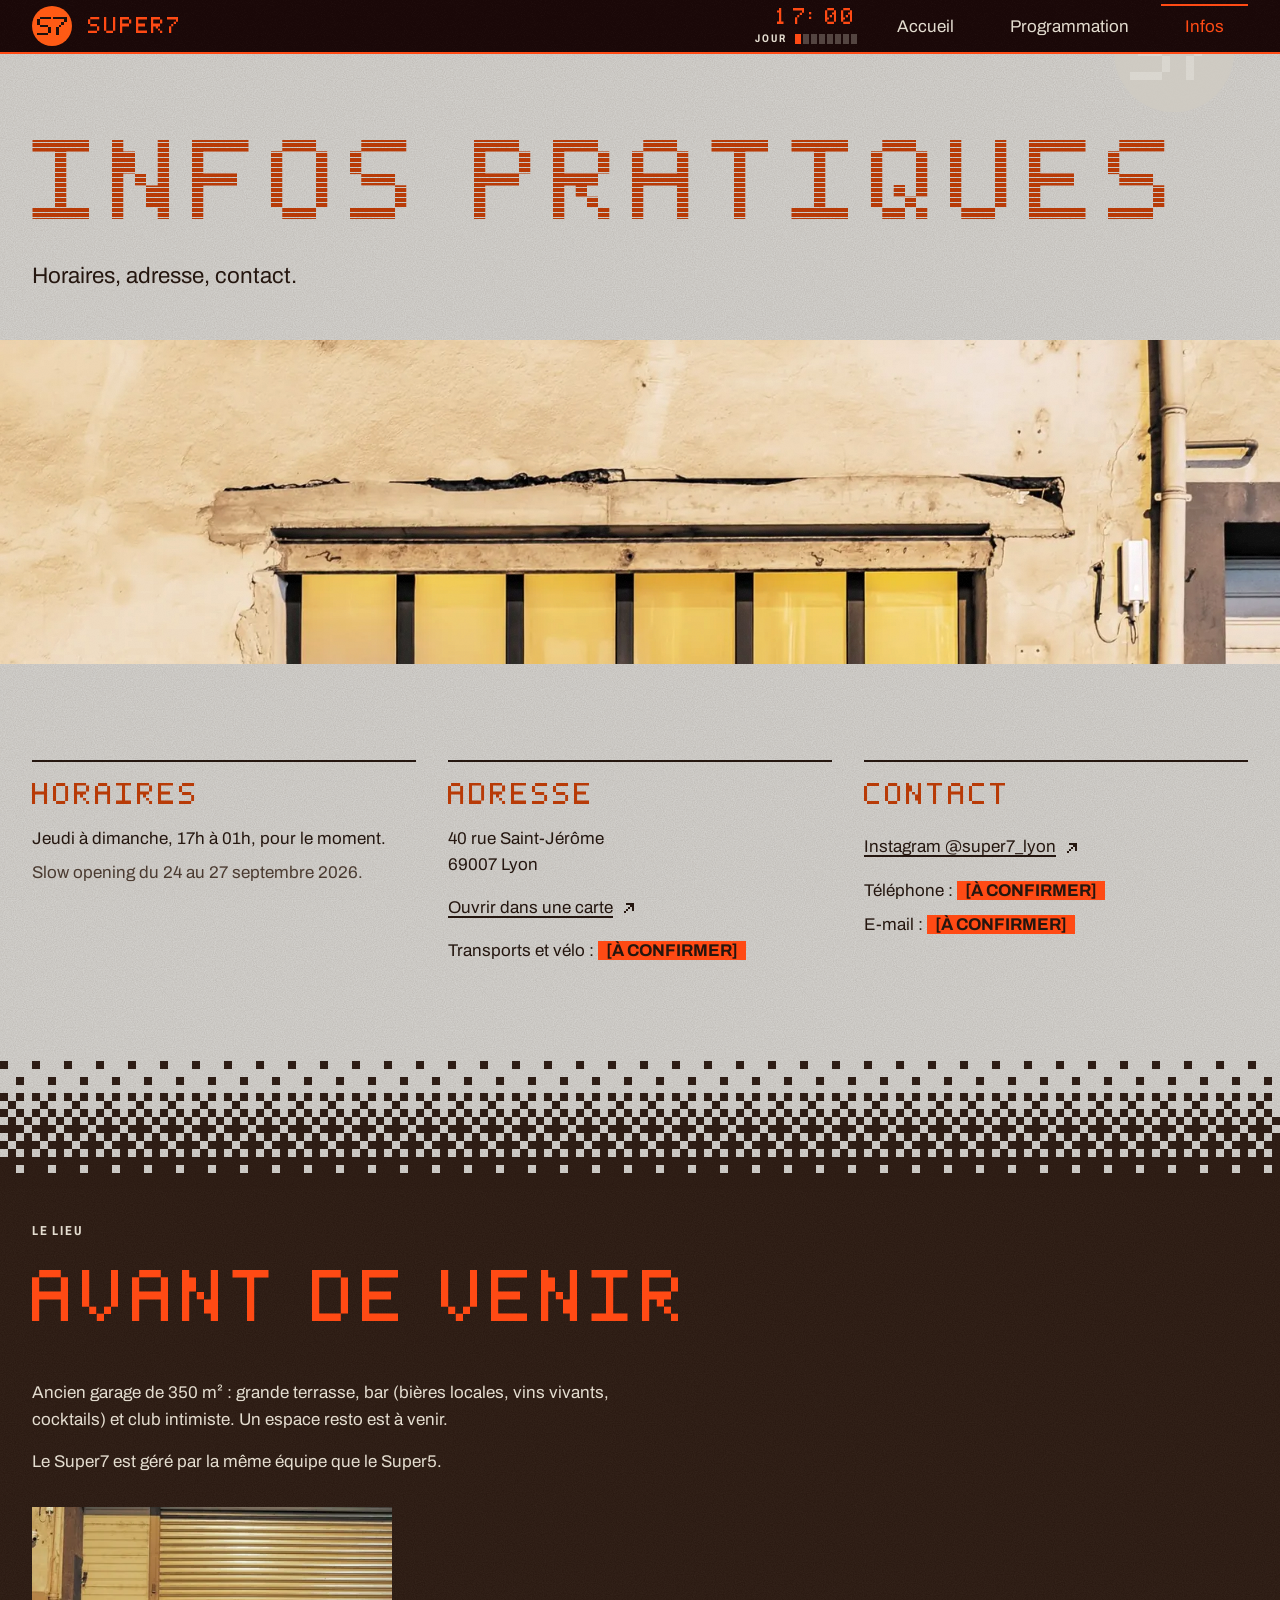
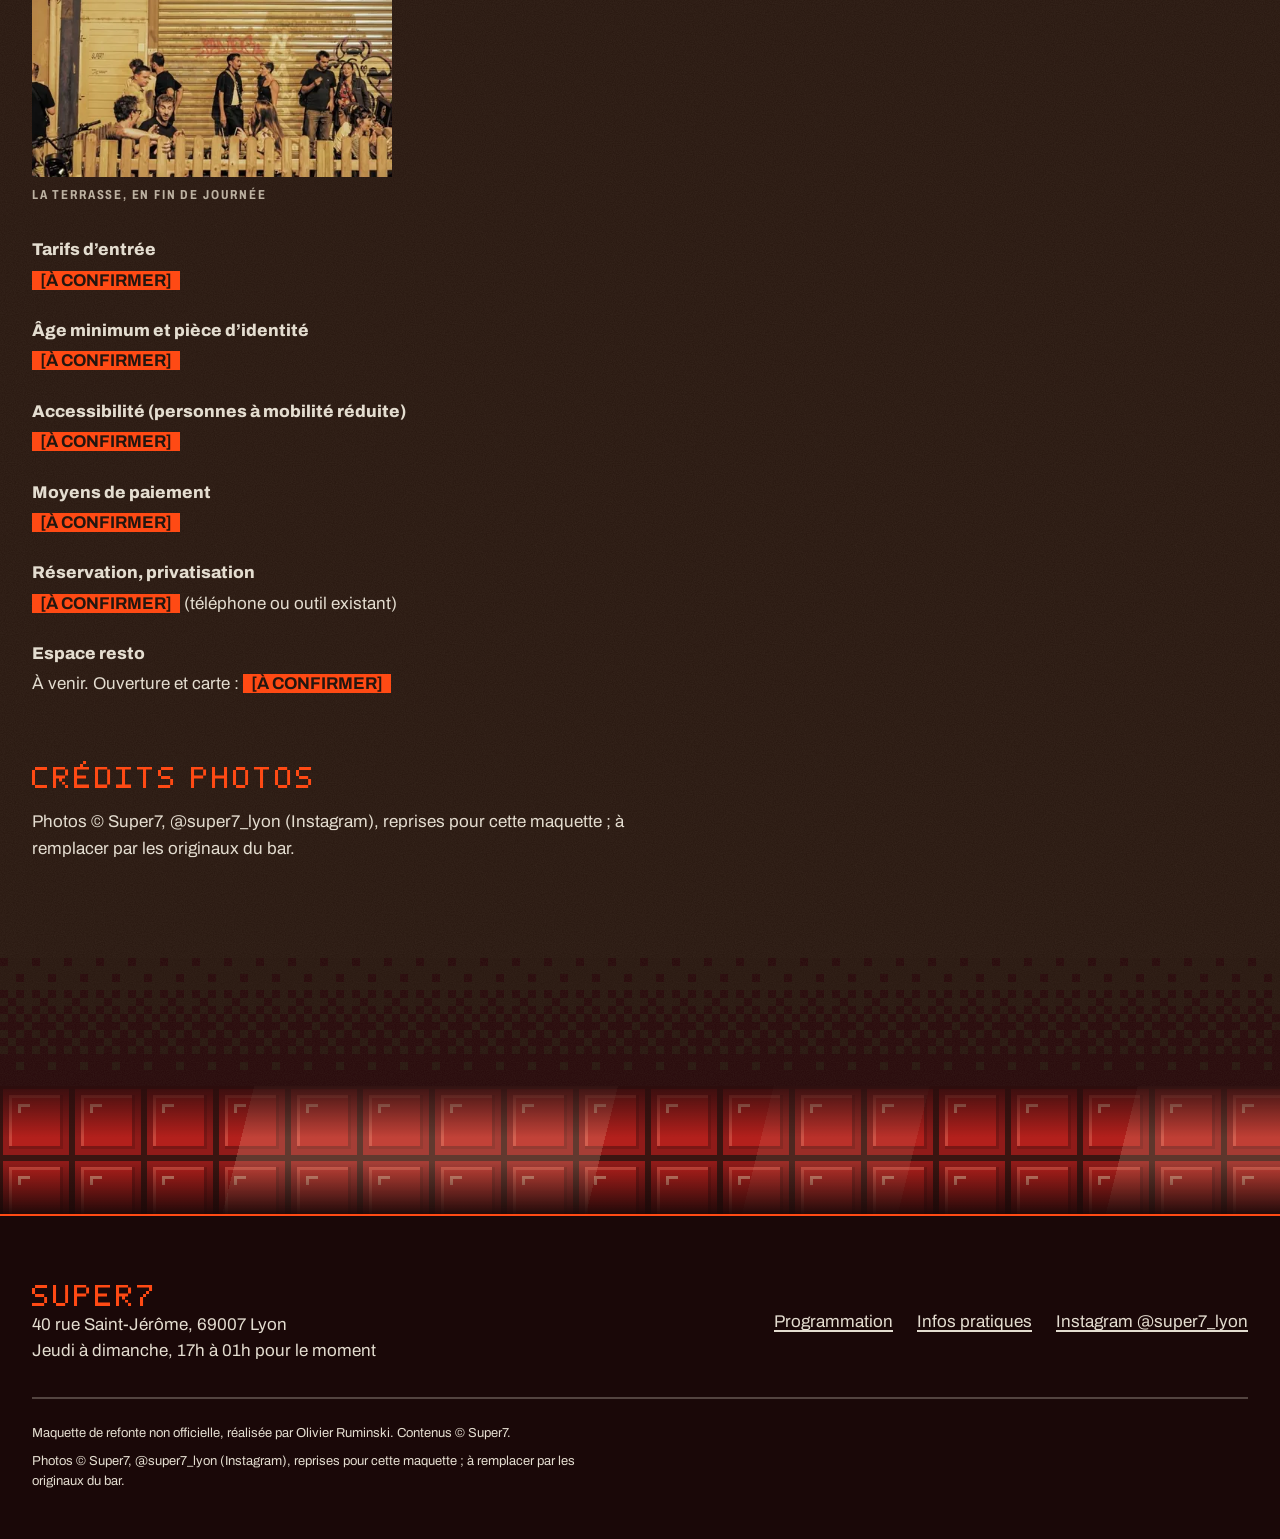
<file: super7/infos.html>
<!doctype html>
<html lang="fr">
<head>
<meta charset="utf-8">
<meta name="viewport" content="width=device-width, initial-scale=1">
<title>Infos pratiques | Super7, 40 rue Saint-Jérôme, Lyon 7e (maquette)</title>
<meta name="description" content="Horaires (jeudi à dimanche, 17h à 01h), adresse et contact du Super7, 40 rue Saint-Jérôme, Lyon 7e. Maquette non officielle.">
<meta name="robots" content="noindex, nofollow">
<meta name="theme-color" content="#1a0808">
<meta property="og:type" content="website">
<meta property="og:title" content="Infos pratiques | Super7, 40 rue Saint-Jérôme, Lyon 7e (maquette)">
<meta property="og:description" content="Horaires (jeudi à dimanche, 17h à 01h), adresse et contact du Super7, 40 rue Saint-Jérôme, Lyon 7e. Maquette non officielle.">
<meta property="og:image" content="images/og.jpg">
<meta property="og:image:width" content="1200">
<meta property="og:image:height" content="630">
<meta property="og:image:alt" content="Le bar du Super7 vu d'en haut, avec sa boule à facettes.">
<meta name="twitter:card" content="summary_large_image">
<meta name="twitter:title" content="Infos pratiques | Super7, 40 rue Saint-Jérôme, Lyon 7e (maquette)">
<meta name="twitter:description" content="Horaires (jeudi à dimanche, 17h à 01h), adresse et contact du Super7, 40 rue Saint-Jérôme, Lyon 7e. Maquette non officielle.">
<meta name="twitter:image" content="images/og.jpg">
<meta property="og:locale" content="fr_FR">
<link rel="icon" href="favicon.svg" type="image/svg+xml">
<link rel="preload" href="fonts/super7-pixel.woff2" as="font" type="font/woff2" crossorigin>
<link rel="stylesheet" href="css/tokens.css">
<link rel="stylesheet" href="css/base.css">
<link rel="stylesheet" href="css/components.css">
<link rel="stylesheet" href="css/motion.css">
</head>
<body>
<a class="skip" href="#contenu">Aller au contenu</a>
<header class="site-header">
  <div class="wrap">
    <a class="brand" href="index.html" aria-label="Super7, accueil">
      <img src="images/logo-s7.svg" width="40" height="40" alt="">
      <span class="px">Super7</span>
    </a>
    <div class="clock" aria-hidden="true">
      <p class="clock-time px" id="clock">17H/01H</p>
      <div class="clock-meta"><span class="phase label" id="phase">Jour</span><span class="meter" id="meter"><i></i><i></i><i></i><i></i><i></i><i></i><i></i><i></i></span></div>
    </div>
    <nav class="site-nav" aria-label="Navigation principale">
      <a href="index.html">Accueil</a>
      <a href="programmation.html">Programmation</a>
      <a href="infos.html" aria-current="page">Infos</a>
    </nav>
  </div>
</header>

<main id="contenu">
  <section class="t-jour concrete page-head" aria-labelledby="titre-infos">
    <img class="s7bg " src="images/s7-ton-jour.svg" width="120" height="120" alt="" aria-hidden="true" data-par="-50">
    <div class="wrap">
      <h1 class="px scan" id="titre-infos">Infos pratiques</h1>
      <p class="lead">Horaires, adresse, contact.</p>
    </div>
  </section>

  <section class="bleed bleed--short" aria-label="La façade du Super7, à la tombée du jour">
    <div class="bleed-media"><img src="images/photos/entree-verriere-800.webp" srcset="images/photos/entree-verriere-480.webp 480w, images/photos/entree-verriere-800.webp 800w, images/photos/entree-verriere-1200.webp 1200w, images/photos/entree-verriere-1600.webp 1600w" sizes="(min-width: 900px) 100vw, 60vw" width="800" height="1066" alt="Façade de l'ancien garage à la tombée du jour : grande verrière éclairée de jaune et porte d'entrée sur la rue." style="object-position:50% 10%" loading="lazy" decoding="async" data-par="50"></div>
  </section>

  <section class="section t-jour concrete" aria-label="Informations">
    <div class="wrap">
      <div class="info-grid info-grid--3">
        <div class="info-block rv">
          <h2 class="px">Horaires</h2>
          <p>Jeudi à dimanche, 17h à 01h, pour le moment.</p>
          <p class="muted">Slow opening du 24 au 27 septembre 2026.</p>
        </div>
        <div class="info-block rv">
          <h2 class="px">Adresse</h2>
          <p>40 rue Saint-Jérôme<br>69007 Lyon</p>
          <p class="linklist"><a href="https://www.google.com/maps/search/?api=1&amp;query=40%20rue%20Saint-J%C3%A9r%C3%B4me%2069007%20Lyon" rel="noopener" target="_blank">Ouvrir dans une carte <svg viewBox="0 0 16 16" aria-hidden="true" fill="currentColor" shape-rendering="crispEdges"><rect x="3" y="11" width="2" height="2"/><rect x="5" y="9" width="2" height="2"/><rect x="7" y="7" width="2" height="2"/><rect x="9" y="5" width="2" height="2"/><rect x="5" y="3" width="8" height="2"/><rect x="11" y="3" width="2" height="8"/></svg><span class="sr-only"> (nouvel onglet)</span></a></p>
          <p>Transports et vélo : <span class="tbc">[À CONFIRMER]</span></p>
        </div>
        <div class="info-block rv">
          <h2 class="px">Contact</h2>
          <p class="linklist"><a href="https://www.instagram.com/super7_lyon/" rel="noopener" target="_blank">Instagram @super7_lyon <svg viewBox="0 0 16 16" aria-hidden="true" fill="currentColor" shape-rendering="crispEdges"><rect x="3" y="11" width="2" height="2"/><rect x="5" y="9" width="2" height="2"/><rect x="7" y="7" width="2" height="2"/><rect x="9" y="5" width="2" height="2"/><rect x="5" y="3" width="8" height="2"/><rect x="11" y="3" width="2" height="8"/></svg><span class="sr-only"> (nouvel onglet)</span></a></p>
          <p>Téléphone : <span class="tbc">[À CONFIRMER]</span></p>
          <p>E-mail : <span class="tbc">[À CONFIRMER]</span></p>
        </div>
      </div>
    </div>
  </section>
  <div class="sep sep--jour-soiree concrete" aria-hidden="true"></div>

  <section class="section t-soiree concrete" aria-labelledby="titre-lieu2" style="padding-top:var(--s-5)">
    <div class="wrap">
      <div class="section-head"><p class="label rv">Le lieu</p><h2 class="px rv-px" id="titre-lieu2">Avant de venir</h2></div>
      <div class="prose">
        <p>Ancien garage de 350&nbsp;m² : grande terrasse, bar (bières locales, vins vivants, cocktails) et club intimiste. Un espace resto est à venir.</p>
        <p>Le Super7 est géré par la même équipe que le Super5.</p>
      </div>
      <figure class="inline-fig">
        <img src="images/photos/terrasse-rideau-jaune-673.webp" srcset="images/photos/terrasse-rideau-jaune-480.webp 480w, images/photos/terrasse-rideau-jaune-673.webp 673w" sizes="(min-width: 700px) 360px, 80vw" width="673" height="849" alt="Terrasse en fin de journée : devant le rideau jaune d'un ancien garage, des gens discutent derrière une clôture en bois." style="object-position:50% 66%" loading="lazy" decoding="async">
        <figcaption class="label">La terrasse, en fin de journée</figcaption>
      </figure>
      <dl class="faq">
        <dt>Tarifs d’entrée</dt><dd><span class="tbc">[À CONFIRMER]</span></dd>
        <dt>Âge minimum et pièce d’identité</dt><dd><span class="tbc">[À CONFIRMER]</span></dd>
        <dt>Accessibilité (personnes à mobilité réduite)</dt><dd><span class="tbc">[À CONFIRMER]</span></dd>
        <dt>Moyens de paiement</dt><dd><span class="tbc">[À CONFIRMER]</span></dd>
        <dt>Réservation, privatisation</dt><dd><span class="tbc">[À CONFIRMER]</span> (téléphone ou outil existant)</dd>
        <dt>Espace resto</dt><dd>À venir. Ouverture et carte : <span class="tbc">[À CONFIRMER]</span></dd>
      </dl>
      <h2 class="px" style="font-size:var(--step-2);color:var(--accent);margin-top:var(--s-7);margin-bottom:var(--s-3)">Crédits photos</h2>
      <p class="prose credit-block">Photos © Super7, @super7_lyon (Instagram), reprises pour cette maquette ; à remplacer par les originaux du bar.</p>
    </div>
  </section>
  <div class="sep sep--soiree-nuit concrete" aria-hidden="true"></div>

  <section class="plage plage--strip t-nuit" aria-hidden="true"><span class="beam"></span><span class="beam beam--b"></span></section>
</main>
<footer class="site-footer t-profonde">
  <div class="wrap">
    <div class="footer-grid">
      <div>
        <p class="px" style="font-size:var(--step-2);color:var(--orange)">Super7</p>
        <p>40 rue Saint-Jérôme, 69007 Lyon<br>Jeudi à dimanche, 17h à 01h pour le moment</p>
      </div>
      <nav aria-label="Pied de page">
        <ul>
          <li><a href="programmation.html">Programmation</a></li>
          <li><a href="infos.html">Infos pratiques</a></li>
          <li><a href="https://www.instagram.com/super7_lyon/" rel="noopener">Instagram @super7_lyon</a></li>
        </ul>
      </nav>
    </div>
    <p class="legal">Maquette de refonte non officielle, réalisée par Olivier Ruminski. Contenus © Super7.</p>
    <p class="legal legal--credit">Photos © Super7, @super7_lyon (Instagram), reprises pour cette maquette ; à remplacer par les originaux du bar.</p>
  </div>
</footer>
<nav class="dock" aria-label="Actions rapides">
  <a href="programmation.html">Programmation</a>
  <a href="https://www.google.com/maps/search/?api=1&amp;query=40%20rue%20Saint-J%C3%A9r%C3%B4me%2069007%20Lyon" rel="noopener" target="_blank">Itinéraire<span class="sr-only"> (nouvel onglet)</span></a>
  <a href="https://www.instagram.com/super7_lyon/" rel="noopener" target="_blank">Instagram<span class="sr-only"> (nouvel onglet)</span></a>
</nav>
<script src="js/main.js" defer></script>
</body>
</html>
</file>
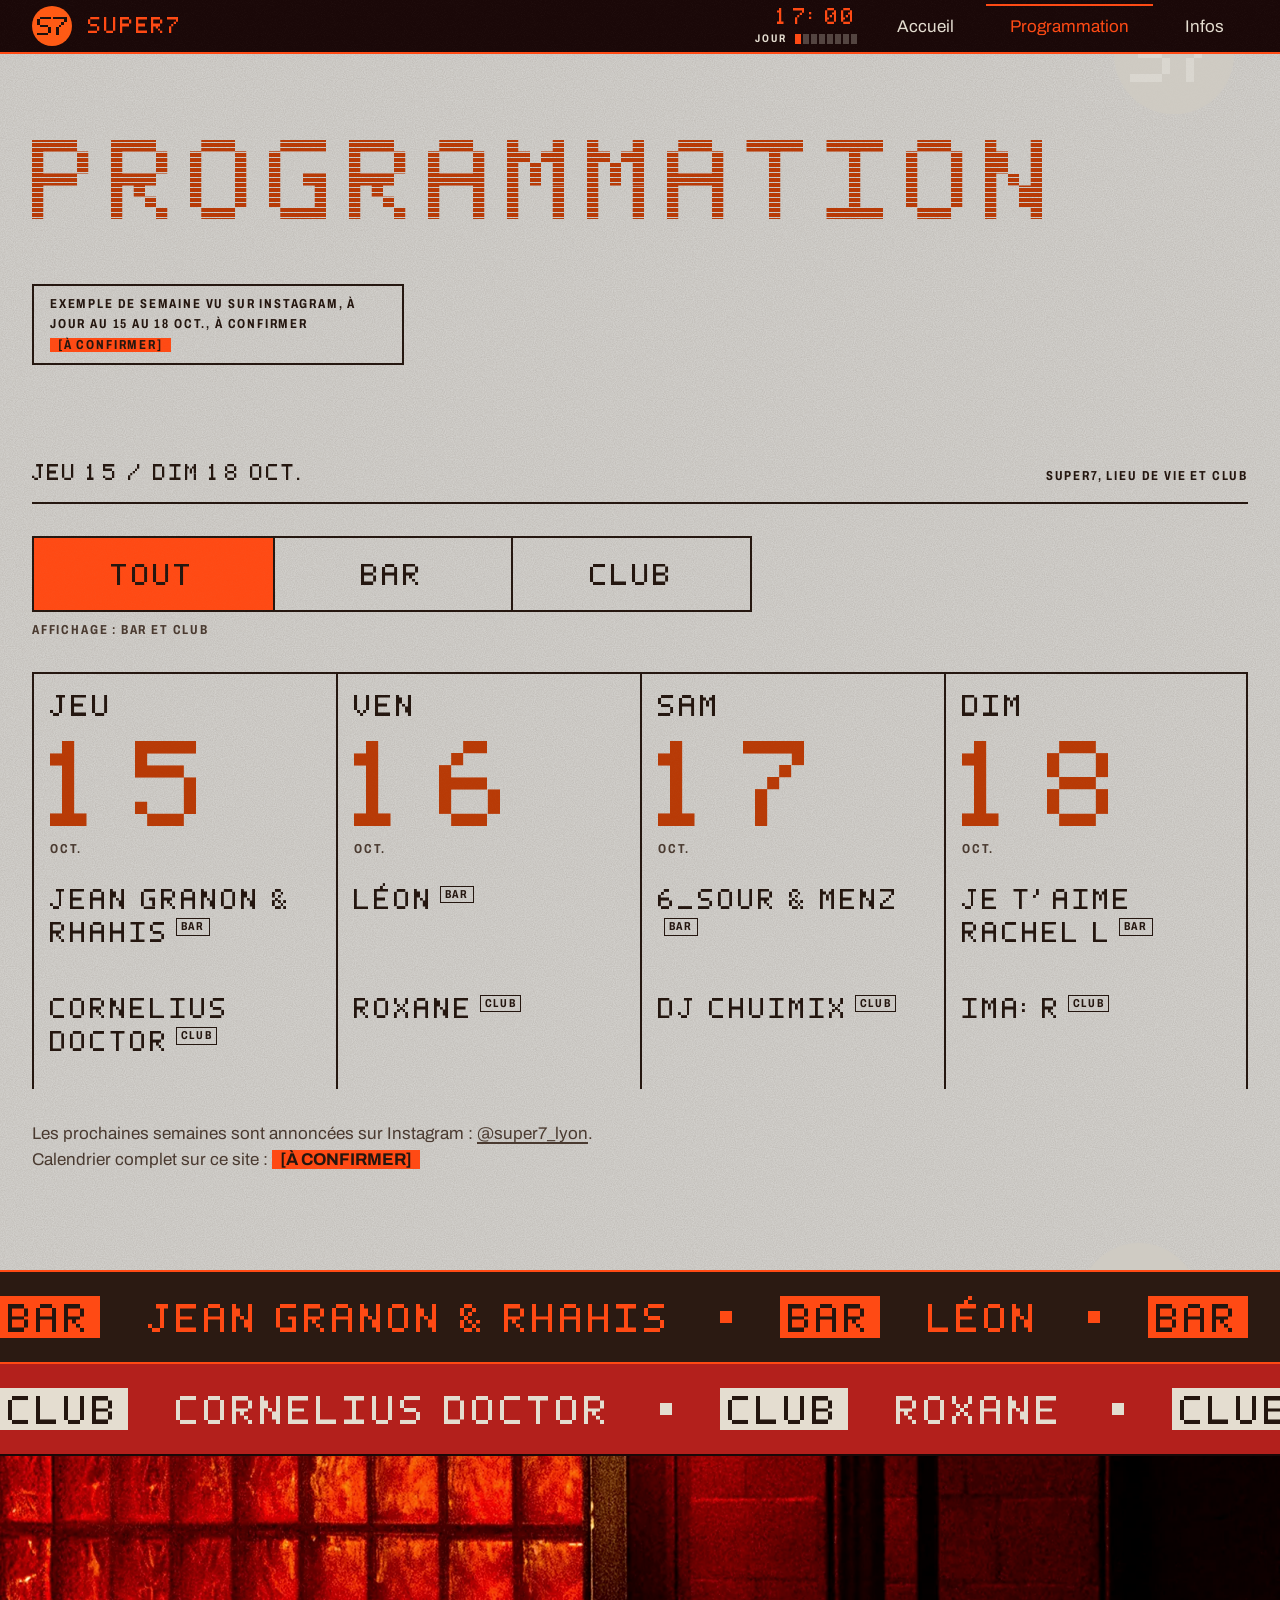
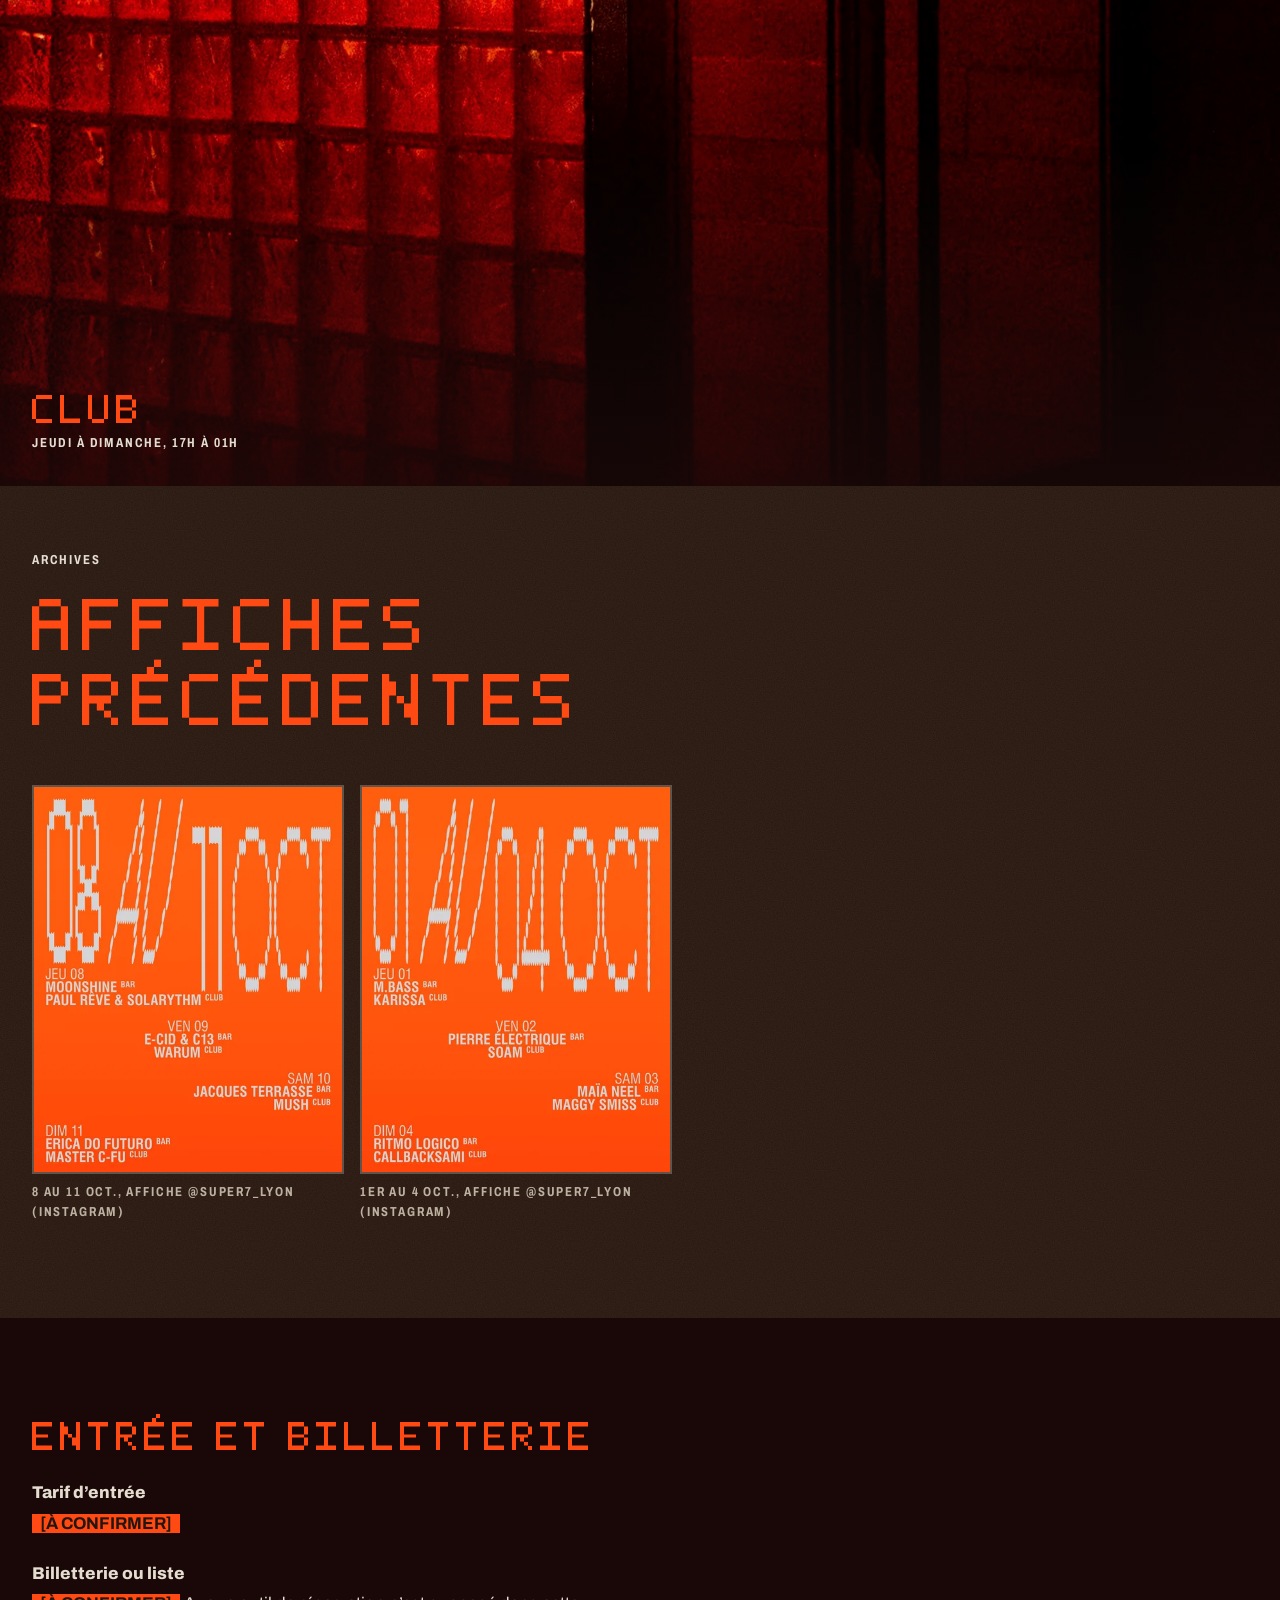
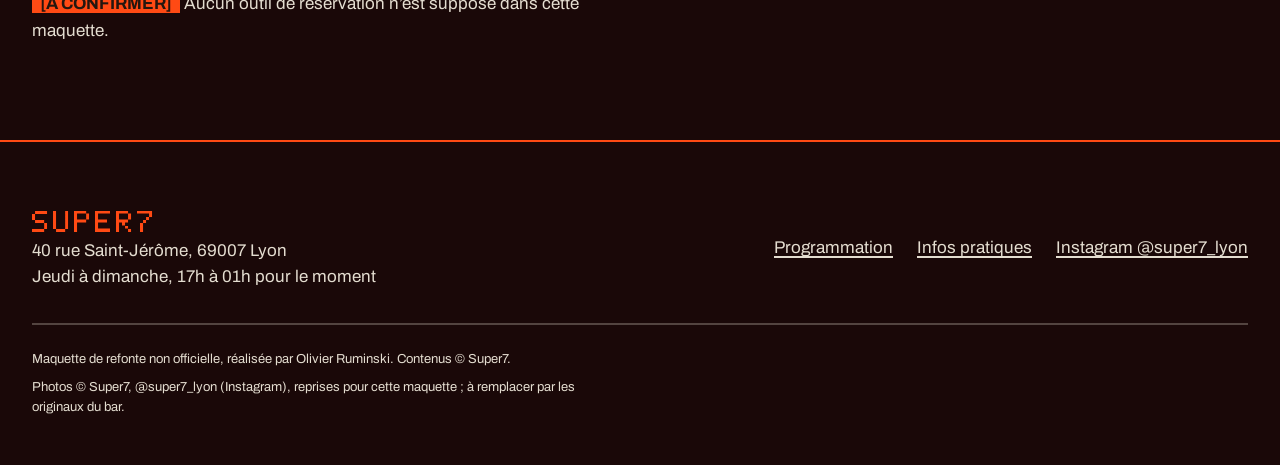
<file: super7/programmation.html>
<!doctype html>
<html lang="fr">
<head>
<meta charset="utf-8">
<meta name="viewport" content="width=device-width, initial-scale=1">
<title>Programmation | Super7, bar et club, Lyon 7e (maquette)</title>
<meta name="description" content="Programmation du Super7 à Lyon 7e : exemple de semaine du jeudi au dimanche, artistes du bar et du club. Maquette non officielle.">
<meta name="robots" content="noindex, nofollow">
<meta name="theme-color" content="#1a0808">
<meta property="og:type" content="website">
<meta property="og:title" content="Programmation | Super7, bar et club, Lyon 7e (maquette)">
<meta property="og:description" content="Programmation du Super7 à Lyon 7e : exemple de semaine du jeudi au dimanche, artistes du bar et du club. Maquette non officielle.">
<meta property="og:image" content="images/og.jpg">
<meta property="og:image:width" content="1200">
<meta property="og:image:height" content="630">
<meta property="og:image:alt" content="Le bar du Super7 vu d'en haut, avec sa boule à facettes.">
<meta name="twitter:card" content="summary_large_image">
<meta name="twitter:title" content="Programmation | Super7, bar et club, Lyon 7e (maquette)">
<meta name="twitter:description" content="Programmation du Super7 à Lyon 7e : exemple de semaine du jeudi au dimanche, artistes du bar et du club. Maquette non officielle.">
<meta name="twitter:image" content="images/og.jpg">
<meta property="og:locale" content="fr_FR">
<link rel="icon" href="favicon.svg" type="image/svg+xml">
<link rel="preload" href="fonts/super7-pixel.woff2" as="font" type="font/woff2" crossorigin>
<link rel="stylesheet" href="css/tokens.css">
<link rel="stylesheet" href="css/base.css">
<link rel="stylesheet" href="css/components.css">
<link rel="stylesheet" href="css/motion.css">
<noscript><style>.seg,.seg-status,.rail-ctrl{display:none}</style></noscript>
</head>
<body>
<a class="skip" href="#contenu">Aller au contenu</a>
<header class="site-header">
  <div class="wrap">
    <a class="brand" href="index.html" aria-label="Super7, accueil">
      <img src="images/logo-s7.svg" width="40" height="40" alt="">
      <span class="px">Super7</span>
    </a>
    <div class="clock" aria-hidden="true">
      <p class="clock-time px" id="clock">17H/01H</p>
      <div class="clock-meta"><span class="phase label" id="phase">Jour</span><span class="meter" id="meter"><i></i><i></i><i></i><i></i><i></i><i></i><i></i><i></i></span></div>
    </div>
    <nav class="site-nav" aria-label="Navigation principale">
      <a href="index.html">Accueil</a>
      <a href="programmation.html" aria-current="page">Programmation</a>
      <a href="infos.html">Infos</a>
    </nav>
  </div>
</header>

<main id="contenu">
  <section class="t-jour concrete page-head" aria-labelledby="titre-prog">
    <img class="s7bg " src="images/s7-ton-jour.svg" width="120" height="120" alt="" aria-hidden="true" data-par="-50">
    <div class="wrap">
      <h1 class="px scan" id="titre-prog">Programmation</h1>
      <p class="stamp label">Exemple de semaine vu sur Instagram, à jour au 15 au 18 oct., à confirmer <span class="tbc">[À CONFIRMER]</span></p>
    </div>
  </section>

  <section class="affiche t-jour concrete" id="affiche" data-view="all" aria-labelledby="titre-sem">
    <div class="affiche-bricks" aria-hidden="true"></div>
    <img class="s7bg " src="images/s7-ton-jour.svg" width="120" height="120" alt="" aria-hidden="true" data-par="40">
    <img class="s7bg " src="images/s7-ton-nuit.svg" width="120" height="120" alt="" aria-hidden="true" data-par="40">
    <div class="wrap">
      <div class="affiche-top">
        <h2 class="px" id="titre-sem">Jeu 15 / Dim 18 oct.</h2>
        <p class="label">Super7, lieu de vie et club</p>
      </div>
      <div class="seg" role="group" aria-label="Filtrer la programmation">
        <button type="button" data-filter="all" aria-pressed="true">Tout</button>
        <button type="button" data-filter="bar" aria-pressed="false">Bar</button>
        <button type="button" data-filter="club" aria-pressed="false">Club</button>
      </div>
      <p class="seg-status label" id="seg-status" aria-live="polite">Affichage : bar et club</p>
      <ol class="week">
        <li class="dcol rv">
          <h3 class="dcol-head"><span class="dow px">Jeu</span><span class="num px">15</span><span class="mon label">oct.</span></h3>
          <div class="slot" data-slot="bar"><p class="px">Jean Granon &amp; Rhahis<sup class="tag">Bar</sup></p></div>
          <div class="slot" data-slot="club"><p class="px">Cornelius Doctor<sup class="tag">Club</sup></p></div>
        </li>
        <li class="dcol rv">
          <h3 class="dcol-head"><span class="dow px">Ven</span><span class="num px">16</span><span class="mon label">oct.</span></h3>
          <div class="slot" data-slot="bar"><p class="px">Léon<sup class="tag">Bar</sup></p></div>
          <div class="slot" data-slot="club"><p class="px">Roxane<sup class="tag">Club</sup></p></div>
        </li>
        <li class="dcol rv">
          <h3 class="dcol-head"><span class="dow px">Sam</span><span class="num px">17</span><span class="mon label">oct.</span></h3>
          <div class="slot" data-slot="bar"><p class="px">6_Sour &amp; Menz<sup class="tag">Bar</sup></p></div>
          <div class="slot" data-slot="club"><p class="px">DJ Chuimix<sup class="tag">Club</sup></p></div>
        </li>
        <li class="dcol rv">
          <h3 class="dcol-head"><span class="dow px">Dim</span><span class="num px">18</span><span class="mon label">oct.</span></h3>
          <div class="slot" data-slot="bar"><p class="px">Je t’aime Rachel L<sup class="tag">Bar</sup></p></div>
          <div class="slot" data-slot="club"><p class="px">IMA:R<sup class="tag">Club</sup></p></div>
        </li>
      </ol>
      <p class="note">Les prochaines semaines sont annoncées sur Instagram : <a href="https://www.instagram.com/super7_lyon/" rel="noopener" target="_blank">@super7_lyon<span class="sr-only"> (nouvel onglet)</span></a>. Calendrier complet sur ce site : <span class="tbc">[À CONFIRMER]</span></p>
    </div>
  </section>

  <div class="ticker ticker--big" aria-hidden="true"><div class="ticker-track"><div class="ticker-group px"><span class="tag px">Bar</span><span>Jean Granon &amp; Rhahis</span><span class="dot"></span><span class="tag px">Bar</span><span>Léon</span><span class="dot"></span><span class="tag px">Bar</span><span>6_Sour &amp; Menz</span><span class="dot"></span><span class="tag px">Bar</span><span>Je t’aime Rachel L</span><span class="dot"></span><span class="tag px">Bar</span><span>Jean Granon &amp; Rhahis</span><span class="dot"></span><span class="tag px">Bar</span><span>Léon</span><span class="dot"></span><span class="tag px">Bar</span><span>6_Sour &amp; Menz</span><span class="dot"></span><span class="tag px">Bar</span><span>Je t’aime Rachel L</span><span class="dot"></span></div><div class="ticker-group px"><span class="tag px">Bar</span><span>Jean Granon &amp; Rhahis</span><span class="dot"></span><span class="tag px">Bar</span><span>Léon</span><span class="dot"></span><span class="tag px">Bar</span><span>6_Sour &amp; Menz</span><span class="dot"></span><span class="tag px">Bar</span><span>Je t’aime Rachel L</span><span class="dot"></span><span class="tag px">Bar</span><span>Jean Granon &amp; Rhahis</span><span class="dot"></span><span class="tag px">Bar</span><span>Léon</span><span class="dot"></span><span class="tag px">Bar</span><span>6_Sour &amp; Menz</span><span class="dot"></span><span class="tag px">Bar</span><span>Je t’aime Rachel L</span><span class="dot"></span></div></div></div>
  <div class="ticker ticker--big ticker--club ticker--rev" aria-hidden="true"><div class="ticker-track"><div class="ticker-group px"><span class="tag px">Club</span><span>Cornelius Doctor</span><span class="dot"></span><span class="tag px">Club</span><span>Roxane</span><span class="dot"></span><span class="tag px">Club</span><span>DJ Chuimix</span><span class="dot"></span><span class="tag px">Club</span><span>IMA:R</span><span class="dot"></span><span class="tag px">Club</span><span>Cornelius Doctor</span><span class="dot"></span><span class="tag px">Club</span><span>Roxane</span><span class="dot"></span><span class="tag px">Club</span><span>DJ Chuimix</span><span class="dot"></span><span class="tag px">Club</span><span>IMA:R</span><span class="dot"></span></div><div class="ticker-group px"><span class="tag px">Club</span><span>Cornelius Doctor</span><span class="dot"></span><span class="tag px">Club</span><span>Roxane</span><span class="dot"></span><span class="tag px">Club</span><span>DJ Chuimix</span><span class="dot"></span><span class="tag px">Club</span><span>IMA:R</span><span class="dot"></span><span class="tag px">Club</span><span>Cornelius Doctor</span><span class="dot"></span><span class="tag px">Club</span><span>Roxane</span><span class="dot"></span><span class="tag px">Club</span><span>DJ Chuimix</span><span class="dot"></span><span class="tag px">Club</span><span>IMA:R</span><span class="dot"></span></div></div></div>

  <section class="bleed bleed--stage" aria-label="Les briques de verre rouges du club">
    <div class="bleed-media"><img src="images/photos/briques-rouges-club-800.webp" srcset="images/photos/briques-rouges-club-480.webp 480w, images/photos/briques-rouges-club-800.webp 800w, images/photos/briques-rouges-club-1200.webp 1200w, images/photos/briques-rouges-club-1600.webp 1600w" sizes="(min-width: 900px) 100vw, 60vw" width="800" height="1000" alt="Mur de briques de verre éclairé en rouge et porte vitrée rouge, dans la pénombre du club." style="object-position:40% 45%" loading="lazy" decoding="async" data-par="80"></div>
    <div class="bleed-cap wrap"><p class="px">Club</p><p class="label">Jeudi à dimanche, 17h à 01h</p></div>
  </section>

  <section class="section t-soiree concrete" aria-labelledby="titre-affiches" style="padding-top:var(--s-7)">
    <div class="wrap">
      <div class="section-head"><p class="label rv">Archives</p><h2 class="px rv-px" id="titre-affiches">Affiches précédentes</h2></div>
      <div class="posters">
        <figure class="poster-fig">
          <img src="images/photos/affiche-8-11-oct-800.webp" srcset="images/photos/affiche-8-11-oct-480.webp 480w, images/photos/affiche-8-11-oct-800.webp 800w, images/photos/affiche-8-11-oct-1200.webp 1200w, images/photos/affiche-8-11-oct-1600.webp 1600w" sizes="(min-width: 700px) 300px, 44vw" width="800" height="1000" alt="Affiche du 8 au 11 octobre : titres en pixel orange et noms des artistes du bar et du club, jour par jour." loading="lazy" decoding="async">
          <figcaption class="label">8 au 11 oct., affiche @super7_lyon (Instagram)</figcaption>
        </figure>
        <figure class="poster-fig">
          <img src="images/photos/affiche-1-4-oct-800.webp" srcset="images/photos/affiche-1-4-oct-480.webp 480w, images/photos/affiche-1-4-oct-800.webp 800w, images/photos/affiche-1-4-oct-1200.webp 1200w, images/photos/affiche-1-4-oct-1600.webp 1600w" sizes="(min-width: 700px) 300px, 44vw" width="800" height="1000" alt="Affiche du 1er au 4 octobre : titres en pixel orange et noms des artistes du bar et du club, jour par jour." loading="lazy" decoding="async">
          <figcaption class="label">1er au 4 oct., affiche @super7_lyon (Instagram)</figcaption>
        </figure>
      </div>
    </div>
  </section>

  <section class="section t-profonde" aria-labelledby="titre-entree">
    <div class="wrap">
      <h2 class="px" id="titre-entree" style="font-size:var(--step-3);color:var(--accent);margin-bottom:var(--s-4)">Entrée et billetterie</h2>
      <dl class="faq">
        <dt>Tarif d’entrée</dt><dd><span class="tbc">[À CONFIRMER]</span></dd>
        <dt>Billetterie ou liste</dt><dd><span class="tbc">[À CONFIRMER]</span> Aucun outil de réservation n’est supposé dans cette maquette.</dd>
      </dl>
    </div>
  </section>
</main>
<footer class="site-footer t-profonde">
  <div class="wrap">
    <div class="footer-grid">
      <div>
        <p class="px" style="font-size:var(--step-2);color:var(--orange)">Super7</p>
        <p>40 rue Saint-Jérôme, 69007 Lyon<br>Jeudi à dimanche, 17h à 01h pour le moment</p>
      </div>
      <nav aria-label="Pied de page">
        <ul>
          <li><a href="programmation.html">Programmation</a></li>
          <li><a href="infos.html">Infos pratiques</a></li>
          <li><a href="https://www.instagram.com/super7_lyon/" rel="noopener">Instagram @super7_lyon</a></li>
        </ul>
      </nav>
    </div>
    <p class="legal">Maquette de refonte non officielle, réalisée par Olivier Ruminski. Contenus © Super7.</p>
    <p class="legal legal--credit">Photos © Super7, @super7_lyon (Instagram), reprises pour cette maquette ; à remplacer par les originaux du bar.</p>
  </div>
</footer>
<nav class="dock" aria-label="Actions rapides">
  <a href="programmation.html" aria-current="page">Programmation</a>
  <a href="https://www.google.com/maps/search/?api=1&amp;query=40%20rue%20Saint-J%C3%A9r%C3%B4me%2069007%20Lyon" rel="noopener" target="_blank">Itinéraire<span class="sr-only"> (nouvel onglet)</span></a>
  <a href="https://www.instagram.com/super7_lyon/" rel="noopener" target="_blank">Instagram<span class="sr-only"> (nouvel onglet)</span></a>
</nav>
<script src="js/main.js" defer></script>
</body>
</html>
</file>
<file: lelyons/css/tokens.css>
/* Le Lyon's v2 : tokens. Maquette de refonte non officielle, Olivier Ruminski. */
@font-face {
  font-family: "Anton";
  src: url("../fonts/anton-latin-400-normal.woff2") format("woff2");
  font-weight: 400;
  font-style: normal;
  font-display: swap;
}
@font-face {
  font-family: "DM Sans";
  src: url("../fonts/dm-sans-latin-wght-normal.woff2") format("woff2");
  font-weight: 100 1000;
  font-style: normal;
  font-display: swap;
}

:root {
  /* Couleurs */
  --navy: #0a1630;
  --navy-2: #12224a;
  --navy-3: #1b2f63;
  --red: #cc1b27;
  --red-lt: #ff5f66;
  --blue: #1f55f0;
  --blue-lt: #8fadff;
  --cream: #f4eedf;
  --cream-2: #e7dfcb;
  --ink: #0a1630;
  --soft: rgba(244, 238, 223, 0.8);
  --soft-ink: #2b3a5e;

  /* Néon : uniquement le bloc Blind Test */
  --neon-bg: #0b0620;
  --neon-pink: #ff3da8;
  --neon-cyan: #2ef2ff;

  /* Dégustations : sombre et chaud, formes seulement */
  --warm-bg: #2b0e0c;
  --warm-bg-2: #3d1510;
  --amber: #f2a93b;
  --copper: #c8642b;

  /* Typographie */
  --font-display: "Anton", "Arial Narrow", Impact, sans-serif;
  --font-body: "DM Sans", system-ui, sans-serif;

  --step--1: clamp(0.8125rem, 0.79rem + 0.1vw, 0.875rem);
  --step-0: clamp(1rem, 0.97rem + 0.15vw, 1.125rem);
  --step-1: clamp(1.25rem, 1.15rem + 0.5vw, 1.5rem);
  --step-2: clamp(1.75rem, 1.5rem + 1.2vw, 2.5rem);
  --step-3: clamp(2.5rem, 2rem + 2.4vw, 4rem);
  --step-4: clamp(3.5rem, 2.5rem + 5vw, 7rem);
  --step-5: clamp(4.5rem, 2.5rem + 10vw, 11rem);

  /* Espacements */
  --s-1: 4px;
  --s-2: 8px;
  --s-3: 16px;
  --s-4: 24px;
  --s-5: 32px;
  --s-6: 48px;
  --s-7: 64px;
  --s-8: 96px;
  --s-9: 128px;

  /* Forme : tout carré, une seule élévation */
  --radius: 0;
  --shadow-hard: 4px 4px 0 var(--blue);
  --shadow-hard-hover: 6px 6px 0 var(--blue);
  --line: 2px;

  /* Mouvement */
  --ease-out: cubic-bezier(0, 0, 0.2, 1);
  --dur-micro: 150ms;
  --dur-short: 250ms;
  --dur-medium: 400ms;

  --container: 1280px;
  --gutter: 16px;
}
@media (min-width: 768px) {
  :root { --gutter: 32px; }
}
</file>
<file: lelyons/css/base.css>
*, *::before, *::after { box-sizing: border-box; }
html { -webkit-text-size-adjust: 100%; scroll-behavior: smooth; scroll-padding-top: 120px; }
body {
  margin: 0;
  background: var(--navy);
  color: var(--cream);
  font-family: var(--font-body);
  font-size: var(--step-0);
  line-height: 1.55;
  -webkit-font-smoothing: antialiased;
  overflow-x: hidden;
}
h1, h2, h3, h4, p, ul, ol, dl, dd, figure { margin: 0; }
ul, ol { padding: 0; list-style: none; }
img, svg { display: block; max-width: 100%; }
a { color: inherit; text-decoration-thickness: 2px; text-underline-offset: 0.2em; }
::selection { background: var(--red); color: var(--cream); }

h1, h2, h3, .display {
  font-family: var(--font-display);
  font-weight: 400;
  text-transform: uppercase;
  line-height: 0.95;
  letter-spacing: 0.01em;
}

/* Focus : double anneau blanc + bleu, lisible sur toutes les teintes */
:focus-visible {
  outline: 3px solid #fff;
  outline-offset: 2px;
  box-shadow: 0 0 0 6px var(--blue);
}

.skip {
  position: absolute; left: var(--s-3); top: -80px; z-index: 100;
  background: var(--cream); color: var(--ink); padding: var(--s-3) var(--s-4);
  font-weight: 700; min-height: 44px;
}
.skip:focus { top: var(--s-3); }
.sr-only {
  position: absolute; width: 1px; height: 1px; margin: -1px; padding: 0;
  overflow: hidden; clip: rect(0 0 0 0); white-space: nowrap; border: 0;
}

.container { width: 100%; max-width: var(--container); margin-inline: auto; padding-inline: var(--gutter); }

.icon { width: 24px; height: 24px; flex: none; fill: none; stroke: currentColor; stroke-width: 2; stroke-linecap: round; stroke-linejoin: round; }

@media (prefers-reduced-motion: reduce) {
  html { scroll-behavior: auto; }
  *, *::before, *::after { animation: none !important; transition: none !important; }
}
</file>
<file: lelyons/css/components.css>
/* ---------- Motifs ---------- */
.tri {
  display: block; height: 8px; width: 100%;
  background: linear-gradient(90deg, var(--blue) 0 33.34%, var(--cream) 33.34% 66.67%, var(--red) 66.67% 100%);
}
.tri--lg { height: 16px; }
.tri--v { width: 8px; height: 100%; background: linear-gradient(180deg, var(--blue) 0 33.34%, var(--cream) 33.34% 66.67%, var(--red) 66.67% 100%); }

.has-halftone { position: relative; isolation: isolate; }
.has-halftone::before {
  content: ""; position: absolute; inset: 0; z-index: -1; pointer-events: none;
  background: radial-gradient(circle at 2px 2px, rgba(244, 238, 223, 0.14) 1.4px, transparent 1.9px) 0 0 / 14px 14px;
  -webkit-mask-image: linear-gradient(115deg, transparent 8%, #000 60%);
  mask-image: linear-gradient(115deg, transparent 8%, #000 60%);
}
.has-grain::after {
  content: ""; position: absolute; inset: 0; z-index: -1; pointer-events: none; opacity: 0.11; mix-blend-mode: overlay;
  background-image: url("data:image/svg+xml;utf8,<svg xmlns='http://www.w3.org/2000/svg' width='160' height='160'><filter id='n'><feTurbulence type='fractalNoise' baseFrequency='.9' numOctaves='2' stitchTiles='stitch'/><feColorMatrix values='0 0 0 0 1  0 0 0 0 1  0 0 0 0 1  0 0 0 .9 0'/></filter><rect width='100%' height='100%' filter='url(%23n)'/></svg>");
}

/* ---------- Header ---------- */
.site-header { position: sticky; top: 0; z-index: 50; background: var(--navy); }
.site-header__row {
  display: flex; flex-wrap: wrap; align-items: center; justify-content: space-between;
  gap: var(--s-2) var(--s-4); padding-block: var(--s-2);
}
.brand { display: flex; flex-direction: column; text-decoration: none; min-height: 44px; justify-content: center; line-height: 1; }
.brand__name { font-family: var(--font-display); text-transform: uppercase; font-size: 1.75rem; letter-spacing: 0.02em; }
.brand__name b { font-weight: 400; color: var(--red-lt); }
.brand__tag { font-size: 0.6875rem; font-weight: 700; letter-spacing: 0.22em; text-transform: uppercase; color: var(--soft); margin-top: 2px; }
.nav { order: 3; width: 100%; display: grid; grid-template-columns: repeat(3, 1fr); gap: var(--s-1); }
.nav a {
  display: flex; align-items: center; justify-content: center; min-height: 44px; text-decoration: none;
  font-family: var(--font-display); text-transform: uppercase; letter-spacing: 0.08em; font-size: 1.0625rem;
  border-bottom: 3px solid transparent; transition: color var(--dur-micro) var(--ease-out), border-color var(--dur-micro) var(--ease-out);
}
.nav a[aria-current="page"] { border-color: var(--red); }
.nav a:active { color: var(--red-lt); }
@media (hover: hover) { .nav a:hover { border-color: var(--blue-lt); } }
@media (min-width: 840px) {
  .site-header__row { flex-wrap: nowrap; }
  .nav { order: 0; width: auto; margin-inline: auto; display: flex; gap: var(--s-4); }
  .nav a { padding-inline: var(--s-3); }
}

/* ---------- Boutons ---------- */
.btn {
  display: inline-flex; align-items: center; justify-content: center; gap: var(--s-2);
  min-height: 48px; padding: 0 var(--s-4); border: var(--line) solid transparent; text-decoration: none; cursor: pointer;
  font-family: var(--font-display); text-transform: uppercase; letter-spacing: 0.08em; font-size: 1.125rem; line-height: 1;
  transition: transform var(--dur-micro) var(--ease-out), box-shadow var(--dur-micro) var(--ease-out), background-color var(--dur-micro) var(--ease-out);
}
.btn--primary { background: var(--red); color: var(--cream); box-shadow: var(--shadow-hard); }
.btn--ghost { background: transparent; color: inherit; border-color: currentColor; }
.btn--blue { background: var(--blue); color: var(--cream); box-shadow: 4px 4px 0 var(--red); }
.btn--ink { background: var(--navy); color: var(--cream); box-shadow: 4px 4px 0 var(--red); }
@media (hover: hover) {
  .btn--primary:hover, .btn--blue:hover, .btn--ink:hover { transform: translate(-2px, -2px); box-shadow: var(--shadow-hard-hover); }
  .btn--blue:hover { box-shadow: 6px 6px 0 var(--red); }
  .btn--ink:hover { box-shadow: 6px 6px 0 var(--red); }
  .btn--ghost:hover { background: var(--cream); color: var(--ink); }
}
.btn:active { transform: translate(3px, 3px); box-shadow: 0 0 0 transparent; }
.btn-row { display: flex; flex-wrap: wrap; gap: var(--s-3) var(--s-4); }
.site-header__cta { min-height: 44px; padding-inline: var(--s-3); font-size: 1rem; }

.link-arrow {
  display: inline-flex; align-items: center; gap: var(--s-2); min-height: 44px;
  font-family: var(--font-display); text-transform: uppercase; letter-spacing: 0.08em; font-size: 1.125rem; text-decoration: none;
  border-bottom: 3px solid var(--red); transition: gap var(--dur-short) var(--ease-out);
}
@media (hover: hover) { .link-arrow:hover { gap: var(--s-3); } }

.eyebrow {
  display: inline-flex; align-items: center; gap: var(--s-2);
  font-size: var(--step--1); font-weight: 800; letter-spacing: 0.2em; text-transform: uppercase;
}
.soft { color: var(--soft); }
.lead .icon { display: inline-block; vertical-align: -5px; margin-right: var(--s-2); }
.lead { font-size: var(--step-1); line-height: 1.45; max-width: 46ch; }
mark.tbc { background: rgba(255, 95, 102, 0.18); color: var(--red-lt); padding: 0 var(--s-1); font-weight: 700; }
.on-light mark.tbc, .hero__strip mark.tbc, .poster mark.tbc { background: rgba(204, 27, 39, 0.1); color: #a8121d; }
.poster mark.tbc, .venir .lead mark.tbc { background: var(--cream); color: var(--navy); }
.ph__tag { color: #ffa3a8 !important; }
.fact dd a { display: inline-flex; align-items: center; min-height: 44px; }
mark.tbc { white-space: normal; }
.match__comp mark.tbc { white-space: nowrap; font-size: 0.6875rem; letter-spacing: 0.06em; }
.hero > .tri { position: relative; z-index: 4; }

/* ---------- Sections ---------- */
.section { position: relative; padding-block: var(--s-7); }
@media (min-width: 768px) { .section { padding-block: var(--s-8); } }
.on-light { background: var(--cream); color: var(--ink); --soft: var(--soft-ink); }
.on-red { background: var(--red); color: var(--cream); --soft: rgba(244, 238, 223, 0.92); }
.on-deep { background: #060e22; }
.section__head { margin-bottom: var(--s-6); max-width: 1000px; }
.section__head h2 { font-size: var(--step-4); margin-top: var(--s-3); }
.on-light .eyebrow { color: var(--red); }
.on-light .eyebrow--blue { color: #1747d1; }
.eyebrow--red { color: var(--red-lt); }
.eyebrow--blue { color: var(--blue-lt); }
.split { display: grid; gap: var(--s-6); }
@media (min-width: 960px) { .split { grid-template-columns: 1.1fr 1fr; gap: var(--s-8); align-items: center; } }

/* ---------- Hero ---------- */
.hero { position: relative; min-height: calc(100svh - 100px); display: flex; flex-direction: column; overflow: hidden; padding-top: var(--s-6); background: var(--navy); }
.hero__grid { position: relative; flex: 1; display: grid; align-content: center; gap: var(--s-5); padding-bottom: var(--s-7); }
.hero__copy { position: relative; z-index: 2; }
.hero__eyebrow { color: var(--red-lt); margin-bottom: var(--s-3); }
.hero__title { display: flex; flex-direction: column; }
.line { display: block; overflow: hidden; padding-block: 0.03em; }
.line__in { display: block; }
.hero__title .line--sm { font-size: clamp(3rem, 11vw, 8.5rem); color: var(--cream); }
.hero__title .line--xl { font-size: clamp(6.5rem, 29vw, 23rem); line-height: 0.88; color: var(--cream); margin-top: -0.04em; }
.hero__title .line--xl .line__in { -webkit-text-stroke: 0; text-shadow: 0.025em 0.025em 0 var(--blue), 0.05em 0.05em 0 var(--red); }
.hero__baseline {
  display: inline-block; margin-top: var(--s-4); padding: var(--s-2) var(--s-3); background: var(--red); color: var(--cream);
  font-family: var(--font-display); text-transform: uppercase; font-size: clamp(1.25rem, 1rem + 1.6vw, 2.25rem); line-height: 1.1; letter-spacing: 0.03em;
  transform: rotate(-1.5deg); box-shadow: var(--shadow-hard);
}
.hero__lead { margin-top: var(--s-4); }
.hero .btn-row { margin-top: var(--s-5); }
.hero__lion { position: relative; z-index: 1; color: var(--cream); --lion-fill: var(--navy); width: min(92%, 440px); margin-inline: auto; will-change: transform; }
.hero__sticker {
  position: absolute; z-index: 3; right: var(--s-3); bottom: var(--s-7); width: 116px; height: 116px; display: grid; place-items: center; text-align: center;
  background: var(--cream); color: var(--ink); font-family: var(--font-display); text-transform: uppercase; line-height: 1; font-size: 1.1875rem; padding: var(--s-2);
  transform: rotate(8deg); box-shadow: var(--shadow-hard); border: 3px solid var(--navy);
}
.hero__sticker span { display: block; font-family: var(--font-body); font-weight: 800; font-size: 0.6875rem; letter-spacing: 0.16em; color: var(--red); margin-bottom: 4px; }
@media (min-width: 960px) {
  .hero { min-height: calc(100svh - 76px); }
  .hero__grid { grid-template-columns: 1fr; }
  .hero__lion { position: absolute; right: 1%; bottom: -4%; width: min(41vw, 560px); margin: 0; opacity: 1; }
  .hero__copy { max-width: 820px; }
  .hero__lead { max-width: 40ch; }
  .hero__title .line--xl { font-size: min(22vw, 20rem); }
  .hero__title .line--sm { font-size: min(8vw, 8rem); }
  .hero__sticker { right: 4%; bottom: auto; top: 4%; width: 140px; height: 140px; font-size: 1.4375rem; }
}
@media (min-width: 1500px) { .hero__lion { right: 4%; } }

.hero__strip { position: relative; z-index: 3; background: var(--cream); color: var(--ink); }
.hero__strip ul { display: grid; gap: var(--s-1); padding-block: var(--s-3); }
.hero__strip li { display: flex; align-items: center; gap: var(--s-3); min-height: 44px; font-weight: 700; }
.hero__strip .icon { color: var(--red); width: 28px; height: 28px; }
@media (min-width: 960px) { .hero__strip ul { grid-template-columns: repeat(3, auto); justify-content: space-between; padding-block: var(--s-3); } }

.lion { stroke-width: 3; fill: none; stroke: currentColor; stroke-linecap: round; stroke-linejoin: round; overflow: visible; }
.lion .fill { fill: var(--lion-fill, var(--navy)); }
.lion .fillc { fill: currentColor; }
.lion .soft { opacity: 0.55; }
.lion .accent { stroke: var(--red-lt); }
.lion .accentf { fill: var(--red); stroke: var(--red); }

/* ---------- Marquee ---------- */
.marquee { overflow: hidden; padding-block: var(--s-3); border-block: 3px solid var(--navy); position: relative; }
.marquee--red { background: var(--red); color: var(--cream); }
.marquee--cream { background: var(--cream); color: var(--ink); border-color: var(--red); }
.marquee--blue { background: var(--blue); color: var(--cream); }
.marquee__track { display: flex; width: max-content; animation: marquee 38s linear infinite; will-change: transform; }
.marquee--rev .marquee__track { animation-direction: reverse; animation-duration: 46s; }
.marquee__group { display: flex; flex: none; align-items: center; }
.marquee__group li { display: flex; align-items: center; flex: none; gap: var(--s-5); padding-right: var(--s-5); font-family: var(--font-display); text-transform: uppercase; font-size: clamp(2rem, 1rem + 4.2vw, 4.5rem); line-height: 1; letter-spacing: 0.01em; white-space: nowrap; }
.marquee .sep { width: 0.7em; height: 0.7em; fill: currentColor; stroke: none; opacity: 0.9; }
.marquee--cream .sep { fill: var(--red); }
@keyframes marquee { to { transform: translateX(-50%); } }
@media (prefers-reduced-motion: reduce) {
  .marquee__track { width: auto; flex-wrap: wrap; justify-content: center; }
  .marquee__group[aria-hidden="true"] { display: none; }
  .marquee__group { flex-wrap: wrap; justify-content: center; }
}

/* ---------- Posters (le repaire) ---------- */
.posters { display: grid; gap: var(--s-4); }
@media (min-width: 900px) { .posters { grid-template-columns: repeat(3, 1fr); gap: var(--s-5); align-items: stretch; } .posters > :nth-child(2) { transform: translateY(var(--s-5)); } }
.poster {
  position: relative; overflow: hidden; display: flex; flex-direction: column; justify-content: space-between; gap: var(--s-5);
  min-height: 420px; padding: var(--s-5) var(--s-4) var(--s-4); color: var(--cream); box-shadow: 8px 8px 0 var(--navy);
}
.poster--red { background: var(--red); }
.poster--blue { background: var(--blue); }
.poster--navy { background: var(--navy); box-shadow: 8px 8px 0 var(--red); }
.poster__no { font-family: var(--font-display); font-size: var(--step-2); opacity: 0.9; line-height: 1; }
.poster__word { font-size: clamp(3.5rem, 2rem + 6vw, 6.5rem); line-height: 0.88; position: relative; z-index: 1; overflow-wrap: anywhere; }
.poster p { position: relative; z-index: 1; max-width: 32ch; font-weight: 500; }
.poster__bg { position: absolute; right: -40px; top: -20px; width: 260px; height: 260px; opacity: 0.2; stroke-width: 1.2; }
.poster .tri { position: absolute; left: 0; right: 0; bottom: 0; }

/* ---------- Programme (cartes style Instagram) ---------- */
.prog { background: #060e22; }
.prog__note {
  display: inline-flex; align-items: center; gap: var(--s-2); margin-top: var(--s-4); padding: var(--s-2) var(--s-3);
  border: 2px dashed var(--red-lt); color: var(--cream); font-weight: 700; max-width: 62ch;
}
.matches { display: grid; gap: var(--s-4); }
@media (min-width: 640px) { .matches { grid-template-columns: repeat(2, 1fr); } }
@media (min-width: 1024px) { .matches { grid-template-columns: repeat(3, 1fr); gap: var(--s-5); } }
.match {
  position: relative; display: flex; flex-direction: column; background: var(--navy); border: 2px solid rgba(244, 238, 223, 0.2); overflow: hidden;
  transition: transform var(--dur-short) var(--ease-out), border-color var(--dur-short) var(--ease-out);
}
@media (hover: hover) { .match:hover { transform: translateY(-4px) rotate(-0.4deg); border-color: var(--cream); } }
.match__bar { display: flex; justify-content: space-between; align-items: center; gap: var(--s-3); padding: var(--s-3) var(--s-3) 0; font-size: 0.8125rem; font-weight: 800; letter-spacing: 0.14em; text-transform: uppercase; }
.match__sport { display: inline-flex; align-items: center; gap: var(--s-2); }
.match__comp { color: var(--soft); text-align: right; letter-spacing: 0.08em; }
.match__body { display: grid; grid-template-columns: 96px 1fr; gap: var(--s-3); padding: var(--s-3); align-items: stretch; flex: 1; }
.match__date { display: flex; flex-direction: column; align-items: center; justify-content: center; text-align: center; background: var(--blue); color: var(--cream); font-family: var(--font-display); text-transform: uppercase; line-height: 1; padding: var(--s-2); }
.match__dow, .match__mon { font-size: 1.125rem; letter-spacing: 0.06em; }
.match__day { font-size: 3.25rem; margin-block: 2px; }
.match[data-sport="rugby"] .match__date { background: var(--red); }
.match[data-sport="f1"] .match__date { background: var(--cream); color: var(--ink); }
.match__teams { display: flex; flex-direction: column; justify-content: center; font-family: var(--font-display); text-transform: uppercase; font-size: clamp(1.75rem, 1.4rem + 1vw, 2.25rem); line-height: 1; overflow-wrap: anywhere; }
.match__vs { font-family: var(--font-body); font-weight: 800; font-size: 0.75rem; letter-spacing: 0.24em; color: var(--red-lt); margin-block: 6px; }
.match__foot { display: flex; align-items: center; justify-content: space-between; padding: 0 var(--s-3) var(--s-3); }
.match__time { display: inline-flex; align-items: center; gap: var(--s-2); font-family: var(--font-display); font-size: 2.25rem; line-height: 1; letter-spacing: 0.02em; }
.match__time .icon { width: 28px; height: 28px; color: var(--red-lt); }
.match .tri { height: 6px; }
.match__tag { font-size: 0.6875rem; font-weight: 800; letter-spacing: 0.18em; text-transform: uppercase; color: var(--soft); }

/* ---------- Dégustations (sombre et chaud) ---------- */
.deg { background: linear-gradient(180deg, var(--warm-bg) 0%, var(--warm-bg-2) 100%); color: #fbeedd; overflow: hidden; --soft: rgba(251, 238, 221, 0.82); }
.deg__grid { display: grid; gap: var(--s-6); align-items: center; }
@media (min-width: 960px) { .deg__grid { grid-template-columns: 1fr 1fr; gap: var(--s-8); } }
.deg h2 { font-size: var(--step-5); color: var(--amber); line-height: 0.9; }
.deg .eyebrow { color: #f7c47a; }
.deg__art { width: min(100%, 520px); margin-inline: auto; }
.deg__art svg { width: 100%; height: auto; }
.deg__list { display: grid; grid-template-columns: repeat(2, 1fr); gap: var(--s-3); margin-top: var(--s-5); }
.deg__item { display: flex; align-items: center; gap: var(--s-3); min-height: 64px; padding: var(--s-3); border: 2px solid rgba(242, 169, 59, 0.5); text-decoration: none; font-family: var(--font-display); text-transform: uppercase; letter-spacing: 0.06em; font-size: 1.1875rem; transition: background-color var(--dur-short) var(--ease-out), transform var(--dur-micro) var(--ease-out); }
.deg__item .icon { width: 32px; height: 32px; color: var(--amber); }
@media (hover: hover) { .deg__item:hover { background: rgba(242, 169, 59, 0.14); } }
.deg__item:active { transform: scale(0.97); }
.deg .link-arrow { border-color: var(--amber); }
.deg .btn--primary { background: var(--amber); color: #2b0e0c; box-shadow: 4px 4px 0 var(--copper); }

/* ---------- Blind Test (néon) ---------- */
.neon { background: var(--neon-bg); color: #fff; overflow: hidden; text-align: center; padding-block: var(--s-8); }
.neon__inner { display: grid; gap: var(--s-5); justify-items: center; }
.neon .eyebrow { color: var(--neon-cyan); }
.neon__title { display: flex; flex-direction: column; align-items: center; font-size: clamp(5.5rem, 3rem + 14vw, 15rem); line-height: 0.85; }
.neon__title span:first-child { color: #ffe3f3; text-shadow: 0 0 6px var(--neon-pink), 0 0 22px var(--neon-pink), 0 0 60px var(--neon-pink); }
.neon__title span:last-child { color: #e2fdff; text-shadow: 0 0 6px var(--neon-cyan), 0 0 22px var(--neon-cyan), 0 0 60px var(--neon-cyan); animation: flicker 6s steps(1) infinite; }
@keyframes flicker { 0%, 92%, 96%, 100% { opacity: 1; } 93% { opacity: 0.55; } 95% { opacity: 0.8; } }
.neon p { max-width: 52ch; color: rgba(255, 255, 255, 0.86); }
.eq { display: flex; align-items: flex-end; justify-content: center; gap: 4px; height: 88px; }
@media (min-width: 768px) { .eq { gap: 6px; } .eq i { width: 10px !important; } }
.eq i { display: block; width: 8px; height: 100%; background: var(--neon-cyan); box-shadow: 0 0 10px var(--neon-cyan); transform-origin: bottom; transform: scaleY(0.3); animation: eq 1.1s ease-in-out infinite alternate; }
.eq i:nth-child(3n) { background: var(--neon-pink); box-shadow: 0 0 10px var(--neon-pink); }
.eq i:nth-child(2n) { animation-duration: 0.8s; }
.eq i:nth-child(3n+1) { animation-duration: 1.4s; animation-delay: -0.4s; }
.eq i:nth-child(5n) { animation-delay: -0.9s; }
.eq i:nth-child(7n) { animation-duration: 0.65s; }
@keyframes eq { from { transform: scaleY(0.15); } to { transform: scaleY(1); } }
.neon .btn { border-color: var(--neon-cyan); color: var(--neon-cyan); box-shadow: 0 0 14px rgba(46, 242, 255, 0.45), inset 0 0 14px rgba(46, 242, 255, 0.2); }
@media (hover: hover) { .neon .btn:hover { background: var(--neon-cyan); color: var(--neon-bg); } }
.neon .link-arrow { border-color: var(--neon-pink); }

/* ---------- Photos (emplacements) ---------- */
.mosaic { display: grid; gap: var(--s-3); }
@media (min-width: 900px) { .mosaic { grid-template-columns: repeat(12, 1fr); grid-auto-rows: 230px; gap: var(--s-4); } .mosaic .ph { min-height: 0; } .mosaic .ph:nth-child(1) { grid-column: span 5; grid-row: span 3; } .mosaic .ph:nth-child(2) { grid-column: span 7; grid-row: span 1; } .mosaic .ph:nth-child(3) { grid-column: span 4; grid-row: span 2; } .mosaic .ph:nth-child(4) { grid-column: span 3; grid-row: span 2; } }
.ph {
  position: relative; isolation: isolate; overflow: hidden; min-height: 240px; display: flex; flex-direction: column; justify-content: flex-end; gap: var(--s-1); padding: var(--s-4);
  background: var(--navy-2); border: 2px solid var(--cream);
}
.ph::before { content: ""; position: absolute; inset: 0; z-index: -1; background: radial-gradient(circle at 3px 3px, rgba(244, 238, 223, 0.22) 2px, transparent 2.6px) 0 0 / 18px 18px; -webkit-mask-image: linear-gradient(200deg, #000 0%, transparent 70%); mask-image: linear-gradient(200deg, #000 0%, transparent 70%); }
.ph::after { content: ""; position: absolute; top: 0; right: 0; width: 80px; height: 80px; z-index: -1; background: linear-gradient(135deg, transparent 50%, var(--red) 50% 100%); }
.ph__icon { position: absolute; left: 50%; top: 42%; width: 72px; height: 72px; transform: translate(-50%, -50%); color: var(--cream); opacity: 0.55; stroke-width: 1.4; }
.ph__tag { font-family: var(--font-display); text-transform: uppercase; font-size: 1.25rem; letter-spacing: 0.05em; color: var(--red-lt); line-height: 1.1; }
.ph figcaption { font-weight: 700; }
.ph:nth-child(even) { background: var(--navy-3); }

/* ---------- Venir ---------- */
.venir { background: var(--blue); color: var(--cream); overflow: hidden; --soft: rgba(244, 238, 223, 0.94); }
.venir__addr { font-size: var(--step-4); }
.venir__addr span { display: block; }
.venir__addr span:last-child { color: var(--navy); }
.facts { display: grid; gap: var(--s-3); }
.fact { display: grid; grid-template-columns: 44px 1fr; gap: var(--s-3); align-items: start; padding: var(--s-3); background: var(--navy); color: var(--cream); border-left: 8px solid var(--red); }
.fact .icon { width: 36px; height: 36px; color: var(--red-lt); }
.fact dt { font-size: 0.8125rem; font-weight: 800; letter-spacing: 0.18em; text-transform: uppercase; color: var(--blue-lt); }
.fact dd { font-family: var(--font-display); text-transform: uppercase; font-size: 1.5rem; line-height: 1.15; letter-spacing: 0.02em; margin-top: 2px; }
.fact dd a { text-decoration-color: var(--red); }
.fact dd mark.tbc { font-family: var(--font-body); font-size: 0.75rem; letter-spacing: 0.06em; }
.venir .btn--primary { box-shadow: 4px 4px 0 var(--navy); }
.venir .btn--ghost { border-color: var(--cream); }

/* ---------- Pages internes ---------- */
.page-hero { position: relative; overflow: hidden; padding-block: var(--s-8) var(--s-7); background: var(--navy); }
.page-hero h1 { font-size: var(--step-5); line-height: 0.88; margin-top: var(--s-3); max-width: 14ch; }
.page-hero h1 em { font-style: normal; color: var(--red-lt); }
.page-hero p.lead { margin-top: var(--s-4); }
.page-hero .eyebrow { color: var(--red-lt); }
.page-hero__art { position: absolute; right: -60px; bottom: -40px; width: min(70vw, 460px); height: auto; color: var(--cream); opacity: 0.1; stroke-width: 0.9; pointer-events: none; }
.page-hero > .container { position: relative; z-index: 1; }

.menu-sheet { display: grid; gap: var(--s-6); }
.menu-block { display: grid; gap: var(--s-4); padding: var(--s-5) 0; border-top: 4px solid var(--ink); }
@media (min-width: 900px) { .menu-block { grid-template-columns: 320px 1fr; gap: var(--s-7); } }
.menu-block__head { display: flex; flex-direction: column; gap: var(--s-2); }
.menu-block__head .icon { width: 56px; height: 56px; color: var(--red); stroke-width: 1.6; }
.menu-block h2 { font-size: var(--step-3); }
.menu-list li { display: flex; justify-content: space-between; gap: var(--s-4); padding: var(--s-3) 0; border-bottom: 2px dashed rgba(10, 22, 48, 0.3); font-weight: 700; font-size: var(--step-1); }
.note { max-width: 66ch; margin-top: var(--s-5); padding: var(--s-3) var(--s-4); border-left: 8px solid var(--red); background: rgba(10, 22, 48, 0.06); }
.on-light .note { color: var(--ink); }

.hours { width: 100%; border-collapse: collapse; }
.hours th, .hours td { text-align: left; padding: var(--s-3); border-bottom: 2px solid rgba(244, 238, 223, 0.25); }
.hours th { font-family: var(--font-display); text-transform: uppercase; font-size: var(--step-1); letter-spacing: 0.04em; font-weight: 400; }
.hours td { font-family: var(--font-display); font-size: var(--step-2); text-transform: uppercase; }
.hours td mark.tbc { font-family: var(--font-body); font-size: 0.75rem; }

.lost { min-height: 78svh; display: grid; align-items: center; }
.lost h1 { font-size: clamp(8rem, 40vw, 24rem); line-height: 0.8; color: var(--red-lt); }
.lost h2 { font-size: var(--step-4); margin-top: var(--s-3); }
.lost__lion { width: min(60vw, 360px); margin-top: var(--s-5); color: var(--cream); --lion-fill: var(--navy); }
.lost__grid { display: grid; gap: var(--s-5); align-items: center; }
@media (min-width: 960px) { .lost__grid { grid-template-columns: 1.4fr 1fr; } .lost__lion { margin-top: 0; width: 100%; } }

/* ---------- Footer ---------- */
.site-footer { background: #060e22; padding-top: var(--s-7); position: relative; }
.site-footer .tri { position: absolute; top: 0; left: 0; }
.site-footer__big { font-family: var(--font-display); text-transform: uppercase; font-size: clamp(4rem, 2rem + 14vw, 14rem); line-height: 0.85; color: transparent; -webkit-text-stroke: 2px var(--cream); opacity: 0.9; margin-bottom: var(--s-6); }
.site-footer__grid { display: grid; gap: var(--s-5); }
@media (min-width: 840px) { .site-footer__grid { grid-template-columns: 1.4fr 1fr 1fr; } }
.site-footer .eyebrow { color: var(--red-lt); margin-bottom: var(--s-2); }
.site-footer li a { display: inline-flex; align-items: center; min-height: 44px; text-decoration: none; font-weight: 700; border-bottom: 2px solid transparent; }
@media (hover: hover) { .site-footer li a:hover { border-color: var(--red); } }
.site-footer__mention { margin-top: var(--s-6); padding-block: var(--s-4); border-top: 2px solid rgba(244, 238, 223, 0.2); color: var(--soft); font-size: var(--step--1); }

/* ---------- Mouvement : états cachés posés seulement si JS actif ---------- */
.js .hero [data-in], .js .hero .line__in { visibility: hidden; }
</file>
<file: super7/css/tokens.css>
﻿/* Tokens Super7 : voir DIRECTION.md. Nommage inspiré d'Open Props (non chargé). */
@font-face {
  font-family: "Super7 Pixel";
  src: url("../fonts/super7-pixel.woff2") format("woff2");
  font-weight: 400;
  font-display: swap;
}
@font-face {
  font-family: "Archivo";
  src: url("../fonts/archivo-latin.woff2") format("woff2");
  font-weight: 100 900;
  font-stretch: 62% 125%;
  font-display: swap;
}

:root {
  /* Couleurs de base */
  --beton: #d2d0cc;
  --beton-2: #c3c1bc;
  --brun: #2b1a12;
  --brun-2: #3a251a;
  --brun-affiche: #4a2e2b;
  --nuit: #2a0c0d;
  --nuit-2: #1a0808;
  --encre: #24160f;
  --sable: #e4ddd0;
  --brique: #b3201c;

  /* Accent */
  --orange: #ff4a14;
  --orange-jour: #b83a06;`n  --orange-texte: #8f2d03; /* petit texte orange sur béton : 5,3:1 */

  /* Rôles (thème jour par défaut) */
  --bg: var(--beton);
  --fg: var(--encre);
  --muted: #4a3a30;
  --accent: var(--orange-jour);
  --accent-text: var(--orange-texte);
  --line: rgba(36, 22, 15, 0.35);

  /* Typographie */
  --font-display: "Super7 Pixel", "Courier New", monospace;
  --font-body: "Archivo", "Helvetica Neue", Arial, sans-serif;
  --step--1: 0.8125rem;
  --step-0: 1.0625rem;
  --step-1: clamp(1.2rem, 1.08rem + 0.5vw, 1.4rem);
  --step-2: clamp(1.55rem, 1.25rem + 1.2vw, 1.9rem);
  --step-3: clamp(1.9rem, 1.4rem + 2.1vw, 2.5rem);
  --step-4: clamp(2.5rem, 7vw, 4.5rem);
  --step-5: clamp(3.25rem, 11vw, 8rem);
  --step-giant: clamp(5rem, 31vw, 22rem);

  /* Espacements */
  --s-1: 4px;
  --s-2: 8px;
  --s-3: 16px;
  --s-4: 24px;
  --s-5: 32px;
  --s-6: 48px;
  --s-7: 64px;
  --s-8: 96px;
  --gutter: 16px;

  /* Forme : tout carré */
  --radius: 0;
  --border: 2px;

  /* Mouvement */
  --ease-out: cubic-bezier(0.23, 1, 0.32, 1);
  --dur-micro: 120ms;
  --dur-short: 200ms;
  --dur-medium: 350ms;
  --dur-long: 600ms;

  --maxw: 1280px;
}

@media (min-width: 768px) {
  :root { --gutter: 32px; }
}

/* Thèmes par section */
.t-jour { --bg: var(--beton); --fg: var(--encre); --muted: #4a3a30; --accent: var(--orange-jour); --accent-text: var(--orange-texte); --line: rgba(36, 22, 15, 0.35); }
.t-soiree { --accent-text: var(--orange); --bg: var(--brun); --fg: var(--sable); --muted: #bdb2a2; --accent: var(--orange); --line: rgba(228, 221, 208, 0.28); }
.t-nuit { --accent-text: var(--orange); --bg: var(--nuit); --fg: var(--sable); --muted: #c9b8ae; --accent: var(--orange); --line: rgba(228, 221, 208, 0.28); }
.t-profonde { --accent-text: var(--orange); --bg: var(--nuit-2); --fg: var(--sable); --muted: #c9b8ae; --accent: var(--orange); --line: rgba(228, 221, 208, 0.28); }
</file>
<file: super7/css/base.css>
*, *::before, *::after { box-sizing: border-box; }
html { -webkit-text-size-adjust: 100%; scroll-behavior: smooth; scroll-padding-top: 96px; }
body {
  margin: 0;
  background: var(--nuit-2);
  color: var(--fg);
  font-family: var(--font-body);
  font-size: var(--step-0);
  line-height: 1.55;
  -webkit-font-smoothing: antialiased;
  overflow-x: clip;
}
img, svg { display: block; max-width: 100%; }
h1, h2, h3, p, ul, ol, dl, dd, figure { margin: 0; }
ul, ol { padding: 0; list-style: none; }
a { color: inherit; text-decoration-thickness: 2px; text-underline-offset: 0.2em; }
::selection { background: var(--orange); color: var(--encre); }

/* Grain fin global : une seule couche fixe, très légère, sans interaction */
body::after {
  content: ""; position: fixed; inset: 0; z-index: 90; pointer-events: none;
  background: url("../images/grain.svg") 0 0 / 200px 200px repeat;
  opacity: 0.07;
}

:focus-visible {
  outline: 3px solid var(--orange);
  outline-offset: 3px;
}
.t-jour :focus-visible { outline-color: var(--encre); }

.skip {
  position: absolute; left: var(--s-3); top: -100px; z-index: 100;
  background: var(--orange); color: var(--encre);
  padding: var(--s-3) var(--s-4); font-weight: 700; text-decoration: none;
}
.skip:focus { top: var(--s-3); }

.sr-only {
  position: absolute; width: 1px; height: 1px; margin: -1px; padding: 0;
  overflow: hidden; clip: rect(0 0 0 0); white-space: nowrap; border: 0;
}

/* Typographie pixel */
.px {
  font-family: var(--font-display);
  font-weight: 400;
  line-height: 1.05;
  letter-spacing: 0;
  text-transform: uppercase;
  font-synthesis: none;
}
.label {
  font-family: var(--font-body);
  font-stretch: 75%;
  font-weight: 700;
  font-size: var(--step--1);
  letter-spacing: 0.14em;
  text-transform: uppercase;
}
.lead { font-size: var(--step-1); line-height: 1.4; max-width: 34ch; }
.prose { max-width: 62ch; }
.prose p + p { margin-top: var(--s-3); }
.muted { color: var(--muted); }

.wrap { width: 100%; max-width: var(--maxw); margin-inline: auto; padding-inline: var(--gutter); }

/* Placeholder visible */
.tbc {
  display: inline;
  font-weight: 700;
  background: var(--orange);
  color: var(--encre);
  padding: 0 var(--s-2);
  font-style: normal;
  white-space: nowrap;
  box-decoration-break: clone;
  -webkit-box-decoration-break: clone;
}

/* Trames */
.concrete { position: relative; isolation: isolate; }
.concrete::before {
  content: ""; position: absolute; inset: 0; z-index: -1;
  background: url("../images/concrete.svg") repeat; background-size: 320px;
  opacity: 0.35; pointer-events: none;
}
.t-soiree.concrete::before, .t-nuit.concrete::before, .t-profonde.concrete::before { opacity: 0.5; mix-blend-mode: normal; }
.bricks {
  background: url("../images/glass-brick.svg") 0 0 / 72px 72px repeat;
}

@media (prefers-reduced-motion: reduce) {
  html { scroll-behavior: auto; }
}
</file>
<file: super7/css/components.css>
/* ============ En-tête ============ */
.site-header {
  position: sticky; top: 0; z-index: 50;
  background: var(--nuit-2); color: var(--sable);
  border-bottom: var(--border) solid var(--orange);
}
.site-header .wrap {
  display: grid; grid-template-columns: 1fr auto; align-items: center;
  gap: 0 var(--s-3); padding-block: var(--s-2);
}
.brand { display: inline-flex; align-items: center; gap: var(--s-3); text-decoration: none; min-height: 48px; }
.brand img { width: 40px; height: 40px; transition: transform var(--dur-short) var(--ease-out); }
.brand span { font-size: var(--step-1); color: var(--orange); }
.brand:active img { transform: scale(0.94); }
@media (hover: hover) and (pointer: fine) {
  .brand:hover img { transform: rotate(-8deg); }
}
.clock { display: grid; justify-items: end; gap: 2px; min-width: 7.5rem; }
.clock-time { font-size: var(--step-1); color: var(--orange); font-variant-numeric: tabular-nums; }
.clock-meta { display: flex; align-items: center; gap: var(--s-2); }
.phase { color: var(--sable); font-size: 0.6875rem; letter-spacing: 0.18em; }
.meter { display: flex; gap: 2px; }
.meter i { display: block; width: 6px; height: 10px; background: rgba(228, 221, 208, 0.28); }
.meter i.on { background: var(--orange); }
.site-nav { grid-column: 1 / -1; display: flex; gap: var(--s-1); margin-inline: calc(var(--s-3) * -1); }
.site-nav a {
  flex: 1; display: flex; align-items: center; justify-content: center;
  min-height: 48px; padding-inline: var(--s-2);
  text-decoration: none; color: var(--sable);
  border-top: var(--border) solid transparent;
  transition: background-color var(--dur-micro) ease, color var(--dur-micro) ease, transform var(--dur-micro) var(--ease-out);
}
.site-nav a[aria-current="page"] { border-top-color: var(--orange); color: var(--orange); }
.site-nav a:active { transform: scale(0.97); }
.site-nav a:focus-visible { outline-offset: -3px; }
@media (hover: hover) and (pointer: fine) {
  .site-nav a:hover { background: var(--orange); color: var(--encre); }
}
@media (min-width: 768px) {
  .site-header .wrap { grid-template-columns: auto 1fr auto; }
  .site-nav { grid-column: auto; justify-content: flex-end; margin-inline: 0; gap: var(--s-2); }
  .site-nav a { flex: 0 0 auto; padding-inline: var(--s-4); }
}

/* ============ Boutons ============ */
.btn {
  position: relative; isolation: isolate; overflow: hidden;
  display: inline-flex; align-items: center; justify-content: center; gap: var(--s-2);
  min-height: 48px; min-width: 48px; padding: var(--s-2) var(--s-4);
  border: var(--border) solid var(--fg);
  background: var(--fg); color: var(--bg);
  font-family: var(--font-body); font-stretch: 80%; font-weight: 800;
  letter-spacing: 0.1em; text-transform: uppercase; font-size: var(--step--1);
  text-decoration: none; cursor: pointer;
  transition: color var(--dur-short) var(--ease-out), border-color var(--dur-short) var(--ease-out), transform var(--dur-micro) var(--ease-out);
}
.btn::before {
  content: ""; position: absolute; inset: 0; z-index: -1;
  background: var(--orange);
  transform: scaleX(0); transform-origin: left center;
  transition: transform var(--dur-medium) var(--ease-out);
}
.btn--ghost { background: transparent; color: var(--fg); }
.btn:active { transform: scale(0.97); }
.btn:focus-visible { color: var(--encre); border-color: var(--orange); }
.btn:focus-visible::before { transform: scaleX(1); }
.btn svg { width: 16px; height: 16px; flex: none; transition: transform var(--dur-short) var(--ease-out); }
.btn[aria-pressed="true"] { border-color: var(--orange); color: var(--encre); }
.btn[aria-pressed="true"]::before { transform: scaleX(1); }
.btn[disabled] { opacity: 0.4; cursor: default; }
@media (hover: hover) and (pointer: fine) {
  .btn:not([disabled]):hover { color: var(--encre); border-color: var(--orange); }
  .btn:not([disabled]):hover::before { transform: scaleX(1); }
  .btn:not([disabled]):hover svg { transform: translateX(4px); }
}

/* ============ Hero ============ */
.hero { background: var(--bg); color: var(--fg); padding-block: var(--s-6) var(--s-8); overflow-x: clip; position: relative; }
.hero .s7bg { position: absolute; z-index: -1; right: -14vw; top: 8%; width: min(64vw, 760px); aspect-ratio: 1; pointer-events: none; }
.hero-eyebrow { display: flex; flex-wrap: wrap; gap: var(--s-1) var(--s-4); margin-bottom: var(--s-4); }
.hero-title {
  font-size: calc((100vw - 2 * var(--gutter)) / 4.2);
  color: var(--accent); display: block; white-space: nowrap;
}
@media (min-width: 1312px) { .hero-title { font-size: calc((var(--maxw) - 2 * var(--gutter)) / 4.2); } }
.hero-title .ch { display: inline-block; }
.hero-bottom { display: grid; gap: var(--s-6); margin-top: var(--s-6); }
.hero-copy .lead { margin-bottom: var(--s-5); }
.hero-copy .slow-tag { margin-bottom: var(--s-4); display: inline-block; border: var(--border) solid var(--fg); padding: var(--s-1) var(--s-3); }
.hero-cta { display: flex; flex-wrap: wrap; gap: var(--s-3); }
.wallwrap { position: relative; margin-right: calc(var(--gutter) * -1); }
.wall {
  position: relative; overflow: hidden;
  min-height: 280px; height: 100%;
  clip-path: polygon(0 24px, 24px 24px, 24px 0, 100% 0, 100% 100%, 0 100%);
  background: url("../images/glass-brick.svg") 0 0 / 72px 72px repeat;
}
.wallwrap .badge { position: absolute; left: var(--s-4); bottom: var(--s-4); width: 96px; height: 96px; }
@media (min-width: 900px) {
  .hero-bottom { grid-template-columns: 7fr 5fr; align-items: stretch; gap: var(--s-7); padding-bottom: var(--s-6); }
  .wallwrap { margin-right: calc((min(100vw, var(--maxw)) - 100vw) / 2 - var(--gutter)); }
  .wall { min-height: 400px; }
  .wallwrap .badge { left: calc(var(--s-6) * -1); bottom: calc(var(--s-6) * -1); width: 144px; height: 144px; z-index: 3; }
}

/* Lumière à bords nets qui traverse les briques de verre (aplat, aucun flou) */
.beam {
  position: absolute; inset: -10% -50%; pointer-events: none; z-index: 1;
  background: linear-gradient(104deg,
    transparent 0 36%, rgba(255, 206, 172, 0.2) 36% 50%,
    transparent 50% 56%, rgba(255, 206, 172, 0.1) 56% 62%, transparent 62%);
  will-change: transform;
}
.beam--b { background: linear-gradient(104deg, transparent 0 20%, rgba(255, 206, 172, 0.12) 20% 26%, transparent 26% 70%, rgba(255, 206, 172, 0.18) 70% 84%, transparent 84%); }

/* ============ Bandeaux défilants (marquee réécrit à la main) ============ */
.ticker { background: var(--brun); color: var(--orange); overflow: hidden; border-block: var(--border) solid var(--orange); }
.ticker + .ticker { border-top: 0; }
.ticker-track { display: flex; width: max-content; animation: ticker 40s linear infinite; }
.ticker-group { display: flex; flex: none; align-items: center; gap: var(--s-5); padding: var(--s-3) var(--s-5) var(--s-3) 0; font-size: var(--step-1); white-space: nowrap; }
.ticker:hover .ticker-track, .ticker:focus-within .ticker-track { animation-play-state: paused; }
.ticker .dot { display: inline-block; width: 12px; height: 12px; background: currentColor; flex: none; }
.ticker--big .ticker-group { font-size: var(--step-3); padding-block: var(--s-4); gap: var(--s-6); }
.ticker--big .ticker-track { animation-duration: 55s; }
.ticker--rev .ticker-track { animation-direction: reverse; animation-duration: 65s; }
.ticker--club { background: var(--brique); color: var(--sable); border-color: var(--nuit-2); }
.ticker--club .ticker-group .tag { color: var(--encre); background: var(--sable); padding: 0 var(--s-2); }
.ticker .tag { background: var(--orange); color: var(--encre); padding: 0 var(--s-2); }
@keyframes ticker { to { transform: translate3d(-50%, 0, 0); } }

/* ============ Sections et transitions ============ */
.section { background: var(--bg); color: var(--fg); padding-block: var(--s-8); position: relative; }
.section-head { display: grid; gap: var(--s-3); margin-bottom: var(--s-6); max-width: 56rem; }
.section-head h2 { font-size: var(--step-4); color: var(--accent); }
.section-head--wide { max-width: none; }

/* Bandes de tramage pixel entre deux ambiances */
.sep { height: 96px; background-repeat: repeat-x; background-size: 24px 96px; }
@media (min-width: 768px) { .sep { height: 128px; background-size: 32px 128px; } }
.sep.concrete::before { opacity: 0.4; }
.sep--jour-soiree { background-color: var(--beton); background-image: url("../images/dither-jour-soiree.svg"); }
.sep--soiree-nuit { background-color: var(--brun); background-image: url("../images/dither-soiree-nuit.svg"); }
.sep--nuit-profonde { background-color: var(--nuit); background-image: url("../images/dither-nuit-profonde.svg"); }

.s7bg { display: block; max-width: none; }

/* ============ Lieu : 4 espaces ============ */
.spaces { display: grid; gap: var(--s-4); }
.space {
  position: relative; border: var(--border) solid var(--line); padding: var(--s-4);
  display: grid; gap: var(--s-2); align-content: start; min-height: 220px;
  background-color: transparent; color: var(--fg);
  transition: background-color var(--dur-short) var(--ease-out), color var(--dur-short) var(--ease-out), border-color var(--dur-short) var(--ease-out), transform var(--dur-medium) var(--ease-out);
}
.space .num { font-size: var(--step-2); color: var(--accent); display: block; transition: color var(--dur-short) var(--ease-out); }
.space h3 { font-size: var(--step-3); }
.space p { max-width: 36ch; }
.space .corner { position: absolute; right: var(--s-3); top: var(--s-3); width: 16px; height: 16px; background: var(--accent); transform: scale(0); transition: transform var(--dur-short) steps(3, end); }
@media (hover: hover) and (pointer: fine) {
  .space:hover { background-color: var(--fg); color: var(--bg); border-color: var(--fg); transform: translateY(-6px); }
  .space:hover .num { color: var(--orange); }
  .space:hover .corner { transform: scale(1); background: var(--orange); }
  .space:hover .tbc { background: var(--orange); }
}
.space:active { transform: scale(0.985); }
@media (min-width: 768px) { .spaces { grid-template-columns: 1fr 1fr; gap: var(--s-5); } .space:nth-child(even) { margin-top: var(--s-6); } .space { min-height: 260px; } }

.facts { display: flex; flex-wrap: wrap; gap: var(--s-5); margin-top: var(--s-7); }
.fact { border-left: var(--border) solid var(--accent); padding-left: var(--s-3); }
.fact b { display: block; font-family: var(--font-display); font-weight: 400; font-size: var(--step-3); color: var(--accent); line-height: 1; margin-bottom: var(--s-1); }
.fact b small { font-family: var(--font-body); font-size: var(--step-0); font-weight: 700; }
.lieu { overflow-x: clip; }
.lieu .s7bg { position: absolute; z-index: -1; left: -18vw; bottom: -10vw; width: min(52vw, 560px); aspect-ratio: 1; opacity: 0.9; }

/* ============ Affiche des horaires (grandes plages typographiques) ============ */
.poster-h { background: var(--bg); color: var(--fg); padding-block: var(--s-7); overflow-x: clip; position: relative; }
.poster-h .s7bg { position: absolute; z-index: -1; right: -16vw; top: 50%; margin-top: calc(min(70vw, 760px) / -2); width: min(70vw, 760px); aspect-ratio: 1; }
.ph-grid { display: grid; gap: var(--s-4); position: relative; }
.big { font-size: var(--step-giant); line-height: 0.85; color: var(--accent); display: block; white-space: nowrap; letter-spacing: 0; }
.ph-top { display: flex; flex-wrap: wrap; justify-content: space-between; gap: var(--s-2) var(--s-4); }
.cols { display: grid; grid-template-columns: repeat(4, 1fr); gap: 0; }
.cols li {
  border-left: var(--border) solid var(--fg); padding: var(--s-2) var(--s-2) var(--s-3) var(--s-3);
  display: grid; gap: var(--s-1); align-content: start;
  transition: background-color var(--dur-short) var(--ease-out), color var(--dur-short) var(--ease-out);
}
.cols .dow { font-size: var(--step-2); color: var(--accent); transition: color var(--dur-short) var(--ease-out); }
@media (max-width: 420px) { .cols .dow { font-size: var(--step-1); } .cols li { padding-inline: var(--s-2); } }
@media (hover: hover) and (pointer: fine) {
  .cols li:hover { background: var(--fg); color: var(--bg); }
  .cols li:hover .dow { color: var(--orange); }
}
.ph-foot { display: flex; flex-wrap: wrap; gap: var(--s-4); justify-content: space-between; align-items: end; }
.ph-foot .big { margin-left: auto; margin-right: -0.04em; }
.ph-foot p.copy { max-width: 30ch; }
.vert { display: none; }
@media (min-width: 900px) {
  .ph-grid { grid-template-columns: auto 1fr; column-gap: var(--s-6); align-items: end; }
  .ph-top { grid-column: 1 / -1; }
  .ph-foot { grid-column: 1 / -1; }
  .cols { align-self: end; padding-bottom: var(--s-3); }
  .vert { display: block; position: absolute; right: var(--gutter); top: 0; writing-mode: vertical-rl; color: var(--muted); }
}

/* ============ Semaine : cartes à défilement horizontal ============ */
.rail-head { display: flex; flex-wrap: wrap; align-items: end; justify-content: space-between; gap: var(--s-4); }
.rail-ctrl { display: flex; gap: var(--s-2); }
.rail-ctrl[hidden] { display: none; }
.rail-ctrl .btn { padding: 0; width: 56px; min-height: 56px; }
.rail-ctrl .btn--prev svg { transform: scaleX(-1); }
@media (hover: hover) and (pointer: fine) { .rail-ctrl .btn--prev:not([disabled]):hover svg { transform: scaleX(-1) translateX(4px); } }
.rail {
  display: flex; gap: var(--s-3); overflow-x: auto; overscroll-behavior-x: contain;
  scroll-snap-type: x mandatory;
  padding: var(--s-2) var(--gutter) var(--s-4);
  padding-inline-start: max(var(--gutter), calc((100% - var(--maxw)) / 2 + var(--gutter)));
  scroll-padding-inline-start: max(var(--gutter), calc((100% - var(--maxw)) / 2 + var(--gutter)));
  scrollbar-color: var(--orange) transparent; scrollbar-width: thin;
}
.rail:focus-visible { outline-offset: -3px; }
.pcard {
  flex: 0 0 min(82vw, 360px); scroll-snap-align: start;
  display: grid; grid-template-rows: auto 1fr 1fr; gap: var(--s-3);
  padding: var(--s-4); background: var(--brun-2); color: var(--sable);
  border: var(--border) solid var(--line);
  transition: background-color var(--dur-short) var(--ease-out), color var(--dur-short) var(--ease-out), border-color var(--dur-short) var(--ease-out), transform var(--dur-medium) var(--ease-out);
}
.pcard-date { display: flex; align-items: baseline; justify-content: space-between; gap: var(--s-3); border-bottom: var(--border) solid var(--line); padding-bottom: var(--s-3); }
.pcard-date .n { font-size: 6.5rem; color: var(--orange); line-height: 0.9; transition: color var(--dur-short) var(--ease-out); }
.pcard-date .d { font-size: var(--step-1); text-align: right; }
.pcard .slot { display: grid; gap: var(--s-1); align-content: start; }
.pcard .slot p { font-size: var(--step-2); }
.pcard .label { color: var(--muted); transition: color var(--dur-short) var(--ease-out); }
@media (hover: hover) and (pointer: fine) {
  .pcard:hover { background: var(--orange); color: var(--encre); border-color: var(--orange); transform: translateY(-8px); }
  .pcard:hover .pcard-date { border-color: rgba(36, 22, 15, 0.45); }
  .pcard:hover .pcard-date .n, .pcard:hover .label { color: var(--encre); }
}
.pcard:active { transform: scale(0.985); }
.slot[hidden] { display: none; }

/* ============ Nuit : grande plage de briques de verre ============ */
.plage {
  position: relative; overflow: hidden; isolation: isolate;
  background: var(--nuit) url("../images/glass-brick.svg") 0 0 / 72px 72px repeat;
  min-height: min(92vh, 780px); display: grid; align-items: center; padding-block: var(--s-8);
}
.plage::before {
  content: ""; position: absolute; inset: 0; z-index: 2; pointer-events: none;
  background: linear-gradient(180deg, rgba(42, 12, 13, 0.92), rgba(42, 12, 13, 0) 28%, rgba(42, 12, 13, 0) 62%, rgba(42, 12, 13, 0.96));
}
.plage .wrap { position: relative; z-index: 3; }
.plage-s7 { position: absolute; z-index: 1; right: -22vw; bottom: -22vw; width: min(78vw, 720px); aspect-ratio: 1; pointer-events: none; }
@media (min-width: 900px) { .plage-s7 { right: -6vw; bottom: -10vw; } }
.night-panel { background: var(--nuit); color: var(--sable); padding: var(--s-5); border-left: 8px solid var(--orange); max-width: 640px; display: grid; gap: var(--s-4); }
.night-panel h2 { font-size: var(--step-4); color: var(--orange); }
@media (min-width: 768px) { .night-panel { padding: var(--s-6); } }
.plage--strip { min-height: 0; padding-block: var(--s-7); }
.plage--strip::before { background: linear-gradient(180deg, rgba(42, 12, 13, 0.85), rgba(42, 12, 13, 0) 40%, rgba(42, 12, 13, 0) 60%, rgba(26, 8, 8, 0.95)); }

/* ============ Emplacements photo (cadres de viseur) ============ */
.photos { display: grid; gap: var(--s-3); }
.photo {
  --c: 28px;
  position: relative; display: flex; flex-direction: column; justify-content: flex-end; gap: var(--s-2);
  padding: var(--s-5) var(--s-4) var(--s-4); min-height: 280px; overflow: hidden;
  background-color: var(--brun-2); color: var(--sable);
  background-image: url("../images/concrete.svg"), linear-gradient(var(--line) 1px, transparent 1px), linear-gradient(90deg, var(--line) 1px, transparent 1px);
  background-size: 320px, 48px 48px, 48px 48px;
  border: var(--border) solid var(--line);
  transition: border-color var(--dur-short) var(--ease-out), background-color var(--dur-short) var(--ease-out);
}
.photo .vf {
  position: absolute; inset: var(--s-3); pointer-events: none;
  background:
    linear-gradient(var(--orange), var(--orange)) 0 0 / var(--c) 4px no-repeat,
    linear-gradient(var(--orange), var(--orange)) 0 0 / 4px var(--c) no-repeat,
    linear-gradient(var(--orange), var(--orange)) 100% 0 / var(--c) 4px no-repeat,
    linear-gradient(var(--orange), var(--orange)) 100% 0 / 4px var(--c) no-repeat,
    linear-gradient(var(--orange), var(--orange)) 0 100% / var(--c) 4px no-repeat,
    linear-gradient(var(--orange), var(--orange)) 0 100% / 4px var(--c) no-repeat,
    linear-gradient(var(--orange), var(--orange)) 100% 100% / var(--c) 4px no-repeat,
    linear-gradient(var(--orange), var(--orange)) 100% 100% / 4px var(--c) no-repeat;
  transition: inset var(--dur-medium) var(--ease-out);
}
.photo .cross {
  position: absolute; left: 50%; top: 40%; width: 32px; height: 32px; margin: -16px 0 0 -16px; pointer-events: none;
  background: linear-gradient(var(--orange), var(--orange)) 50% 0 / 4px 100% no-repeat, linear-gradient(var(--orange), var(--orange)) 0 50% / 100% 4px no-repeat;
  opacity: 0.7; transition: transform var(--dur-medium) steps(4, end), opacity var(--dur-short) ease;
}
.photo .shot { position: absolute; left: var(--s-5); top: var(--s-4); color: var(--orange); }
.photo h3 { font-size: var(--step-2); color: var(--orange); }
.photo p { max-width: 34ch; font-size: var(--step--1); }
.photo .px { position: relative; }
@media (hover: hover) and (pointer: fine) {
  .photo:hover { border-color: var(--orange); background-color: var(--brun); }
  .photo:hover .vf { inset: var(--s-2); }
  .photo:hover .cross { transform: rotate(90deg) scale(1.25); opacity: 1; }
}
@media (min-width: 768px) {
  .photos { grid-template-columns: repeat(12, 1fr); grid-template-rows: 260px 260px 240px; gap: var(--s-4); }
  .photo { min-height: 0; }
  .photo--club { grid-column: 1 / 8; grid-row: 1 / 3; }
  .photo--terrasse { grid-column: 8 / 13; grid-row: 1; }
  .photo--bar { grid-column: 8 / 13; grid-row: 2; }
  .photo--garage { grid-column: 1 / 13; grid-row: 3; }
}

/* ============ Slow opening : colonnes de dates ============ */
.slow { background: var(--bg); color: var(--fg); padding-block: var(--s-8); overflow-x: clip; }
.slow-cols { display: grid; grid-template-columns: repeat(4, 1fr); border-top: var(--border) solid var(--fg); }
.slow-cols li {
  border-left: var(--border) solid var(--line); padding: var(--s-3) var(--s-2) var(--s-4);
  display: grid; gap: var(--s-2); align-content: start;
  transition: background-color var(--dur-short) var(--ease-out), color var(--dur-short) var(--ease-out);
}
.slow-cols li:first-child { border-left-color: var(--fg); }
.slow-cols .n { font-size: clamp(2.5rem, 12vw, 10rem); color: var(--accent); line-height: 0.9; transition: color var(--dur-short) var(--ease-out); }
.slow-cols .dow { font-size: var(--step-1); }
@media (max-width: 420px) { .slow-cols .dow { font-size: var(--step--1); } }
@media (hover: hover) and (pointer: fine) {
  .slow-cols li:hover { background: var(--orange); color: var(--encre); }
  .slow-cols li:hover .n { color: var(--encre); }
}

/* ============ Venir et Instagram ============ */
.info-grid { display: grid; gap: var(--s-5); }
.info-block { border-top: var(--border) solid var(--fg); padding-top: var(--s-3); }
.info-block h2, .info-block h3 { font-size: var(--step-2); color: var(--accent); margin-bottom: var(--s-3); }
.info-block p + p, .info-block ul + p { margin-top: var(--s-2); }
.info-block li { padding-block: var(--s-1); }
@media (min-width: 768px) { .info-grid { grid-template-columns: 1fr 1fr; gap: var(--s-6) var(--s-5); } }
@media (min-width: 1100px) { .info-grid--4 { grid-template-columns: repeat(4, 1fr); } .info-grid--3 { grid-template-columns: repeat(3, 1fr); } }
.linklist a { display: inline-flex; align-items: center; gap: var(--s-2); min-height: 44px; }
.linklist svg { width: 16px; height: 16px; transition: transform var(--dur-short) var(--ease-out); }
@media (hover: hover) and (pointer: fine) {
  .linklist a:hover { color: var(--accent); }
  .linklist a:hover svg { transform: translate(2px, -2px); }
}
.insta {
  display: grid; gap: var(--s-2); margin-top: var(--s-7); padding: var(--s-5) var(--s-4);
  border: var(--border) solid var(--orange); color: var(--sable); text-decoration: none;
  position: relative; isolation: isolate; overflow: hidden;
  transition: color var(--dur-short) var(--ease-out), transform var(--dur-medium) var(--ease-out);
}
.insta::before { content: ""; position: absolute; inset: 0; z-index: -1; background: var(--orange); transform: scaleY(0); transform-origin: bottom; transition: transform var(--dur-medium) steps(6, end); }
.insta .handle { font-size: min(calc((100vw - 2 * var(--gutter) - 2 * var(--s-4) - 8px) / 8.6), 8.5rem); color: var(--orange); white-space: nowrap; transition: color var(--dur-short) var(--ease-out); }
.insta:active { transform: scale(0.985); }
.insta:focus-visible { color: var(--encre); }
.insta:focus-visible::before { transform: scaleY(1); }
.insta:focus-visible .handle { color: var(--encre); }
@media (hover: hover) and (pointer: fine) {
  .insta:hover { color: var(--encre); }
  .insta:hover::before { transform: scaleY(1); }
  .insta:hover .handle { color: var(--encre); }
}
@media (min-width: 768px) { .insta { padding: var(--s-6); } }

.page-head { background: var(--bg); color: var(--fg); padding-block: var(--s-7) var(--s-6); position: relative; overflow-x: clip; }
.page-head h1 { font-size: min(var(--step-5), calc((100vw - 2 * var(--gutter)) / 10.8)); color: var(--accent); margin-bottom: var(--s-4); }
.page-head .s7bg { position: absolute; z-index: -1; right: -12vw; top: -4vw; width: min(46vw, 520px); aspect-ratio: 1; }
.stamp { display: inline-block; margin-top: var(--s-4); padding: var(--s-2) var(--s-3); border: var(--border) solid var(--fg); max-width: 62ch; }

.faq dt { font-weight: 800; margin-top: var(--s-4); }
.faq dd { max-width: 62ch; margin-top: var(--s-1); }

/* ============ Programmation : affiche hebdomadaire ============ */
.affiche { background: var(--bg); color: var(--fg); padding-block: var(--s-6) var(--s-8); position: relative; overflow-x: clip; transition: background-color var(--dur-medium) var(--ease-out), color var(--dur-medium) var(--ease-out); }
.affiche[data-view="bar"] { --bg: var(--brun); --fg: var(--sable); --muted: #bdb2a2; --accent: var(--orange); --line: rgba(228, 221, 208, 0.28); }
.affiche[data-view="club"] { --bg: var(--nuit); --fg: var(--sable); --muted: #c9b8ae; --accent: var(--orange); --line: rgba(228, 221, 208, 0.28); }
.affiche:not([data-view="all"]) :focus-visible { outline-color: var(--orange); }
.affiche .s7bg { position: absolute; z-index: -1; right: -14vw; bottom: -8vw; width: min(60vw, 640px); aspect-ratio: 1; transition: opacity var(--dur-medium) ease; }
.affiche .s7bg + .s7bg { opacity: 0; }
.affiche[data-view="bar"] .s7bg:first-of-type, .affiche[data-view="club"] .s7bg:first-of-type { opacity: 0; }
.affiche[data-view="bar"] .s7bg + .s7bg, .affiche[data-view="club"] .s7bg + .s7bg { opacity: 1; }
.affiche-bricks {
  position: absolute; left: 0; right: 0; top: 0; height: 72px; z-index: -1;
  background: url("../images/glass-brick.svg") 0 0 / 72px 72px repeat;
  transform: scaleY(0); transform-origin: top center; transition: transform var(--dur-medium) steps(4, end);
}
.affiche[data-view="club"] .affiche-bricks { transform: scaleY(1); }
.affiche[data-view="club"] .affiche-top { padding-top: 72px; }
.affiche-top { display: flex; flex-wrap: wrap; justify-content: space-between; gap: var(--s-2) var(--s-4); align-items: baseline; border-bottom: var(--border) solid var(--fg); padding-bottom: var(--s-3); margin-bottom: var(--s-5); transition: padding var(--dur-medium) steps(4, end); }
.affiche-top .px { font-size: var(--step-1); color: var(--accent); }
.seg { display: grid; grid-template-columns: repeat(3, 1fr); border: var(--border) solid var(--fg); margin-bottom: var(--s-2); max-width: 720px; }
.seg[hidden] { display: none; }
.seg button {
  position: relative; isolation: isolate; overflow: hidden;
  min-height: 64px; padding: var(--s-2) var(--s-3); cursor: pointer;
  font-family: var(--font-display); font-size: var(--step-1); text-transform: uppercase; line-height: 1;
  background: transparent; color: var(--fg); border: 0; border-left: var(--border) solid var(--fg);
  transition: color var(--dur-short) var(--ease-out), transform var(--dur-micro) var(--ease-out);
}
.seg button:first-child { border-left: 0; }
.seg button::before { content: ""; position: absolute; inset: 0; z-index: -1; background: var(--orange); transform: translateY(100%); transition: transform var(--dur-medium) steps(5, end); }
.seg button:active { transform: scale(0.97); }
.seg button[aria-pressed="true"] { color: var(--encre); }
.seg button[aria-pressed="true"]::before { transform: translateY(0); }
.seg button:focus-visible { outline-offset: -6px; color: var(--encre); }
.seg button:focus-visible::before { transform: translateY(0); }
@media (hover: hover) and (pointer: fine) {
  .seg button:hover { color: var(--encre); }
  .seg button:hover::before { transform: translateY(0); }
}
.seg-status { margin-bottom: var(--s-5); color: var(--muted); }
@media (min-width: 768px) { .seg button { font-size: var(--step-2); min-height: 72px; } }

.week { display: grid; gap: var(--s-4); }
.dcol {
  display: grid; grid-template-columns: 1fr 1fr; gap: var(--s-3) var(--s-3); align-content: start;
  border-top: var(--border) solid var(--fg); padding-top: var(--s-3);
}
.dcol-head { grid-column: 1 / -1; display: flex; align-items: baseline; gap: var(--s-3); flex-wrap: wrap; }
.dcol-head .dow { font-size: var(--step-2); }
.dcol-head .num { font-size: clamp(4.5rem, 20vw, 8rem); color: var(--accent); line-height: 0.9; transition: color var(--dur-medium) var(--ease-out); }
.dcol-head .mon { color: var(--muted); }
.dcol .slot { display: grid; gap: var(--s-1); align-content: start; min-width: 0; }
.dcol .slot .label { color: var(--muted); }
.dcol .slot p { font-size: clamp(1.15rem, 5.4vw, 1.5rem); overflow-wrap: anywhere; line-height: 1.15; }
.affiche[data-view="bar"] .dcol, .affiche[data-view="club"] .dcol { grid-template-columns: 1fr; }
.affiche[data-view="bar"] .dcol .slot p, .affiche[data-view="club"] .dcol .slot p { font-size: clamp(1.5rem, 8vw, 2.4rem); }
.dcol { transition: background-color var(--dur-short) var(--ease-out); }
@media (hover: hover) and (pointer: fine) {
  .dcol:hover .num { color: var(--fg); }
  .dcol .slot:hover p { color: var(--accent); }
}
@keyframes pixin { from { opacity: 0; transform: translateY(10px); } to { opacity: 1; transform: none; } }
.slot.is-swap p { animation: pixin 420ms steps(4, end) both; }
@media (min-width: 900px) {
  .week { grid-template-columns: repeat(4, 1fr); grid-template-rows: auto 1fr 1fr; column-gap: 0; row-gap: 0; }
  .dcol { grid-template-columns: 1fr; grid-template-rows: subgrid; grid-row: span 3; gap: var(--s-4) 0; border-left: var(--border) solid var(--fg); border-top: var(--border) solid var(--fg); padding: var(--s-3) var(--s-3) var(--s-5); }
  .dcol:last-child { border-right: var(--border) solid var(--fg); }
  .dcol-head { flex-direction: column; align-items: flex-start; gap: var(--s-1); }
  .dcol-head .num { font-size: clamp(5rem, 9.5vw, 8.5rem); }
  .dcol .slot p { font-size: clamp(1.25rem, 2.2vw, 1.9rem); }
  .affiche[data-view="bar"] .week, .affiche[data-view="club"] .week { grid-template-rows: auto 1fr; }
  .affiche[data-view="bar"] .dcol, .affiche[data-view="club"] .dcol { grid-row: span 2; }
  .affiche[data-view="bar"] .dcol .slot p, .affiche[data-view="club"] .dcol .slot p { font-size: clamp(1.4rem, 2.8vw, 2.4rem); }
}
.affiche .note { margin-top: var(--s-5); }
.note { margin-top: var(--s-5); max-width: 62ch; color: var(--muted); }

/* ============ Pied de page ============ */
.site-footer { background: var(--nuit-2); color: var(--sable); padding-block: var(--s-7) var(--s-6); border-top: var(--border) solid var(--orange); }
.footer-grid { display: grid; gap: var(--s-5); }
.footer-grid nav ul { display: flex; flex-wrap: wrap; gap: var(--s-2) var(--s-4); }
.footer-grid nav a { display: inline-flex; align-items: center; min-height: 44px; transition: color var(--dur-micro) ease; }
@media (hover: hover) and (pointer: fine) { .footer-grid nav a:hover { color: var(--orange); } }
.footer-grid nav a:active { transform: scale(0.97); }
.legal { margin-top: var(--s-5); padding-top: var(--s-4); border-top: var(--border) solid var(--line); font-size: var(--step--1); }
@media (min-width: 768px) { .footer-grid { grid-template-columns: 1fr auto; align-items: center; } }

/* ============ 404 ============ */
.nf { background: var(--bg); color: var(--fg); min-height: 70vh; display: grid; align-content: center; gap: var(--s-4); padding-block: var(--s-8); position: relative; overflow: hidden; isolation: isolate; }
.nf h1 { font-size: min(var(--step-5), calc((100vw - 2 * var(--gutter)) / 7.4)); color: var(--orange); }
.nf .wrap { display: grid; gap: var(--s-4); justify-items: start; position: relative; z-index: 2; }
.nf .s7bg { position: absolute; z-index: 1; right: -18vw; bottom: -18vw; width: min(70vw, 640px); aspect-ratio: 1; }
.hero-cta { display: flex; flex-wrap: wrap; gap: var(--s-3); }

/* ============ v2.1 : photos du compte, balayage, line-up ============ */

/* Titre pixel à lignes de balayage (masque léger : 1 px toutes les 5 px) */
.scan {
  -webkit-mask-image: repeating-linear-gradient(180deg, #000 0 4px, transparent 4px 5px);
  mask-image: repeating-linear-gradient(180deg, #000 0 4px, transparent 4px 5px);
}

/* Exposant BAR / CLUB */
sup.tag {
  display: inline-block; vertical-align: super; line-height: 1; margin-left: 0.5em;
  font-family: var(--font-body); font-stretch: 75%; font-weight: 700; font-size: 0.72rem;
  letter-spacing: 0.14em; text-transform: uppercase;
  border: 1px solid currentColor; padding: 2px 4px; position: relative; top: -0.1em;
}

/* Hero : photo dans le cadre à crans, bande de briques en pied */
.wall .wall-img { position: absolute; inset: 0; width: 100%; height: 100%; object-fit: cover; transition: transform 700ms var(--ease-out), filter var(--dur-medium) ease; }
.wall .wall-bricks { position: absolute; left: 0; right: 0; bottom: 0; height: 48px; background: url("../images/glass-brick.svg") 0 0 / 48px 48px repeat; }
.wall::after { content: ""; position: absolute; inset: 0; background: var(--orange); mix-blend-mode: multiply; opacity: 0; transition: opacity var(--dur-medium) ease; pointer-events: none; z-index: 2; }
@media (hover: hover) and (pointer: fine) {
  .wall:hover::after { opacity: 1; }
  .wall:hover .wall-img { filter: grayscale(1) contrast(1.05); transform: scale(1.04); }
}
.hero-bottom .wall { min-height: 360px; }

/* Cartes du lieu avec média */
.space-media { position: relative; overflow: hidden; aspect-ratio: 16 / 10; background-color: var(--brun-2); background-image: url("../images/concrete.svg"); background-size: 320px; margin: calc(var(--s-4) * -1) calc(var(--s-4) * -1) var(--s-2); }
.space-media img { width: 100%; height: 100%; object-fit: cover; transition: transform 700ms var(--ease-out), filter var(--dur-medium) ease; }
.space-media::after { content: ""; position: absolute; inset: 0; background: var(--orange); mix-blend-mode: multiply; opacity: 0; transition: opacity var(--dur-medium) ease; pointer-events: none; }
.space-media .vf { position: absolute; inset: var(--s-3); --c: 24px; background:
    linear-gradient(var(--orange), var(--orange)) 0 0 / var(--c) 4px no-repeat, linear-gradient(var(--orange), var(--orange)) 0 0 / 4px var(--c) no-repeat,
    linear-gradient(var(--orange), var(--orange)) 100% 0 / var(--c) 4px no-repeat, linear-gradient(var(--orange), var(--orange)) 100% 0 / 4px var(--c) no-repeat,
    linear-gradient(var(--orange), var(--orange)) 0 100% / var(--c) 4px no-repeat, linear-gradient(var(--orange), var(--orange)) 0 100% / 4px var(--c) no-repeat,
    linear-gradient(var(--orange), var(--orange)) 100% 100% / var(--c) 4px no-repeat, linear-gradient(var(--orange), var(--orange)) 100% 100% / 4px var(--c) no-repeat; }
.space-media .cross { position: absolute; left: 50%; top: 42%; width: 28px; height: 28px; margin: -14px 0 0 -14px; background: linear-gradient(var(--orange), var(--orange)) 50% 0 / 4px 100% no-repeat, linear-gradient(var(--orange), var(--orange)) 0 50% / 100% 4px no-repeat; opacity: 0.8; }
.space-media .ph-tag { position: absolute; left: var(--s-4); right: var(--s-4); bottom: var(--s-4); color: var(--sable); font-size: var(--step--1); line-height: 1.6; }
@media (hover: hover) and (pointer: fine) {
  .space:hover .space-media::after { opacity: 1; }
  .space:hover .space-media img { filter: grayscale(1) contrast(1.05); transform: scale(1.05); }
}

/* Bandeaux plein écran à parallaxe douce */
.bleed { position: relative; overflow: hidden; height: clamp(320px, 62vh, 620px); background: var(--nuit-2); color: var(--sable); }
.bleed--short { height: clamp(200px, 36vh, 380px); }
.bleed-media { position: absolute; inset: -12% 0; }
.bleed-media img { width: 100%; height: 100%; object-fit: cover; will-change: translate; filter: contrast(1.05) saturate(0.95); }
.bleed::after { content: ""; position: absolute; inset: 0; pointer-events: none; background: linear-gradient(180deg, rgba(26,8,8,0) 45%, rgba(26,8,8,0.85)); }
.bleed-cap { position: absolute; left: 0; right: 0; bottom: var(--s-5); z-index: 2; margin-inline: auto; display: grid; gap: var(--s-1); }
.bleed-cap .px { font-size: var(--step-3); color: var(--orange); }
.bleed--short::after { display: none; }

/* Planche contact : maçonnerie en colonnes, chaque photo garde son cadrage */
.sheet { column-count: 2; column-gap: var(--s-3); }
.sheet > * { break-inside: avoid; margin: 0 0 var(--s-4); }
.ph { position: relative; display: grid; gap: var(--s-2); align-content: start; margin: 0; }
.ph-img { position: relative; overflow: hidden; background: var(--brun-2); }
.ph-img img { width: 100%; height: auto; display: block; transition: transform 700ms var(--ease-out), filter var(--dur-medium) ease; }
.ph-img::after { content: ""; position: absolute; inset: 0; background: var(--orange); mix-blend-mode: multiply; opacity: 0; transition: opacity var(--dur-medium) ease; pointer-events: none; }
.ph--notch .ph-img { clip-path: polygon(0 28px, 28px 28px, 28px 0, 100% 0, 100% calc(100% - 28px), calc(100% - 28px) calc(100% - 28px), calc(100% - 28px) 100%, 0 100%); }
.ph--bw .ph-img img { filter: grayscale(1) contrast(1.08); }
.ph figcaption { color: var(--muted); }
@media (hover: hover) and (pointer: fine) {
  .ph:hover .ph-img::after { opacity: 1; }
  .ph:hover .ph-img img { filter: grayscale(1) contrast(1.05); transform: scale(1.05); }
  .ph:hover figcaption { color: var(--orange); }
}
.sheet .photo { min-height: 0; aspect-ratio: 16 / 9; padding: var(--s-4) var(--s-3); column-span: all; margin-top: var(--s-3); }
.sheet .photo .shot { left: var(--s-4); top: var(--s-4); }
@media (min-width: 700px) { .sheet { column-count: 3; column-gap: var(--s-4); } }
@media (min-width: 1100px) { .sheet { column-count: 4; } }

/* Bar : vins vivants et vinyles, photo qui déborde à gauche du cadre */
.cave { position: relative; padding-block: var(--s-7); overflow: clip; background-color: var(--bg); color: var(--fg); }
.cave-grid { display: grid; gap: var(--s-5); align-items: center; }
.cave-fig { margin: 0; display: grid; gap: var(--s-2); }
.cave-media { position: relative; overflow: hidden; aspect-ratio: 4 / 5; background: var(--brun-2); clip-path: polygon(0 28px, 28px 28px, 28px 0, 100% 0, 100% calc(100% - 28px), calc(100% - 28px) calc(100% - 28px), calc(100% - 28px) 100%, 0 100%); }
.cave-media img { position: absolute; left: 0; top: -6%; width: 100%; height: 112%; object-fit: cover; will-change: translate; }
.cave-fig figcaption { color: var(--muted); }
.cave-text { display: grid; gap: var(--s-3); align-content: center; }
.cave-text h2 { font-size: clamp(2.5rem, 9vw, 5.5rem); line-height: 0.95; }
@media (min-width: 900px) {
  .cave-grid { grid-template-columns: 5fr 6fr; gap: var(--s-7); }
  .cave-fig { margin-left: calc((min(100vw, var(--maxw)) - 100vw) / 2 - var(--gutter)); }
  .cave-media { aspect-ratio: 5 / 6; }
}

/* Son : diptyque noir et blanc, orange au survol */
.duo { position: relative; padding-block: var(--s-7) var(--s-8); overflow: clip; background-color: var(--bg); color: var(--fg); }
.duo .wrap { position: relative; }
.duo-word { position: absolute; z-index: 0; right: -0.04em; top: -0.18em; font-size: clamp(6rem, 30vw, 18rem); line-height: 1; color: var(--accent); opacity: 0.9; pointer-events: none; margin: 0; }
.duo-grid { position: relative; z-index: 1; display: grid; gap: var(--s-5); padding-top: var(--s-7); }
.duo-head { display: grid; gap: var(--s-3); }
.duo-head h2 { font-size: clamp(2rem, 7vw, 4.5rem); line-height: 1; max-width: 12ch; }
.duo-a, .duo-b { margin: 0; display: grid; gap: var(--s-2); }
.duo-img { position: relative; overflow: hidden; background: var(--beton-2); }
.duo-img img { display: block; width: 100%; height: auto; filter: grayscale(1) contrast(1.08); transition: transform 700ms var(--ease-out), filter var(--dur-medium) ease; }
.duo-img::after { content: ""; position: absolute; inset: 0; background: var(--orange); mix-blend-mode: multiply; opacity: 0; transition: opacity var(--dur-medium) ease; pointer-events: none; }
.duo figcaption { color: var(--muted); }
.duo-b { width: 78%; justify-self: end; }
@media (hover: hover) and (pointer: fine) {
  .duo-a:hover .duo-img::after, .duo-b:hover .duo-img::after { opacity: 1; }
  .duo-a:hover .duo-img img, .duo-b:hover .duo-img img { transform: scale(1.04); }
  .duo-a:hover figcaption, .duo-b:hover figcaption { color: var(--accent); }
}
@media (min-width: 800px) {
  .duo-grid { grid-template-columns: repeat(12, 1fr); gap: var(--s-4); align-items: start; padding-top: var(--s-8); }
  .duo-head { grid-column: 1 / 6; grid-row: 1; align-self: end; }
  .duo-a { grid-column: 1 / 7; grid-row: 2; margin-top: var(--s-5); }
  .duo-b { grid-column: 8 / 13; grid-row: 1 / 3; width: auto; margin-top: var(--s-7); margin-right: calc((min(100vw, var(--maxw)) - 100vw) / 2 - var(--gutter)); }
}

/* Club : cabine DJ plein cadre, photo du club qui déborde sur la section suivante */
.stage { position: relative; min-height: clamp(520px, 92vh, 860px); display: grid; align-items: end; color: var(--sable); background: var(--nuit-2); }
.stage-media { position: absolute; inset: 0; overflow: hidden; }
.stage-media img { position: absolute; left: 0; top: -10%; width: 100%; height: 120%; object-fit: cover; will-change: translate; }
.stage::before { content: ""; position: absolute; inset: 0; z-index: 1; pointer-events: none; background: linear-gradient(0deg, rgba(26,8,8,0.9) 0%, rgba(26,8,8,0.15) 55%, rgba(26,8,8,0.55) 100%); }
.stage-wrap { position: relative; z-index: 2; width: 100%; padding-block: var(--s-7) var(--s-6); display: grid; gap: var(--s-5); align-items: end; }
.stage-text { display: grid; gap: var(--s-3); max-width: 36ch; }
.stage-text h2 { font-size: clamp(3rem, 14vw, 9rem); line-height: 0.9; color: var(--orange); }
.stage-fig { margin: 0; width: min(62%, 260px); justify-self: end; position: relative; z-index: 3; margin-bottom: calc(var(--s-8) * -1); }
.stage-fig-img { overflow: hidden; clip-path: polygon(0 28px, 28px 28px, 28px 0, 100% 0, 100% calc(100% - 28px), calc(100% - 28px) calc(100% - 28px), calc(100% - 28px) 100%, 0 100%); }
.stage-fig-img img { display: block; width: 100%; height: auto; }
.stage + .plage { padding-top: calc(var(--s-8) + var(--s-5)); }
@media (min-width: 800px) {
  .stage-wrap { grid-template-columns: 1fr 1fr; }
  .stage-fig { width: min(100%, 340px); margin-bottom: calc(var(--s-8) * -1.6); }
}
.bleed--stage { height: clamp(360px, 70vh, 680px); }

/* Slow opening : line-up */
.lineup { display: grid; grid-template-columns: 1fr; margin-top: var(--s-6); border-top: var(--border) solid var(--fg); }
.lineup li { border-bottom: var(--border) solid var(--line); transition: background-color var(--dur-short) var(--ease-out), color var(--dur-short) var(--ease-out), padding var(--dur-short) var(--ease-out); }
.lineup li span { display: block; padding: var(--s-3) var(--s-2); font-family: var(--font-body); font-stretch: 75%; font-weight: 800; text-transform: uppercase; letter-spacing: 0.04em; font-size: var(--step-2); line-height: 1.1; }
@media (hover: hover) and (pointer: fine) {
  .lineup li:hover { background: var(--orange); color: var(--encre); }
  .lineup li:hover span { padding-left: var(--s-4); }
}
.lineup li span { transition: padding var(--dur-short) var(--ease-out); }
@media (min-width: 600px) { .lineup { grid-template-columns: 1fr 1fr; column-gap: var(--s-5); } }
@media (min-width: 1000px) { .lineup { grid-template-columns: repeat(4, 1fr); } .lineup li span { font-size: var(--step-1); } }
.free { margin-top: var(--s-6); display: flex; flex-wrap: wrap; align-items: center; gap: var(--s-3); font-size: var(--step-3); color: var(--accent); }
.free .dot { display: inline-block; width: 16px; height: 16px; background: currentColor; }
.slow .section-head h2 { font-size: clamp(3rem, 15vw, 9rem); line-height: 0.9; }
.slow-cols { margin-top: 0; }

/* Cartes à défilement : liste interne */
.rail > ol { display: flex; gap: var(--s-3); width: max-content; padding-right: var(--gutter); }
.rail { display: block; }
.rail-head .head-text { display: grid; gap: var(--s-3); }
.rail-head h2 { font-size: clamp(2.5rem, 9vw, 6rem); line-height: 0.95; }
.pcard .slot p { font-size: clamp(1.4rem, 5.6vw, var(--step-2)); }

/* Pied de page : crédit photo */
.legal--credit { margin-top: var(--s-2); padding-top: 0; border-top: 0; color: var(--muted); max-width: 80ch; }
.credit-block { color: var(--fg); }

/* 404 */
.nf.bricks-bg { background: var(--nuit) url("../images/glass-brick.svg") 0 0 / 72px 72px repeat; }
.nf.bricks-bg::before { content: ""; position: absolute; inset: 0; z-index: 0; background: linear-gradient(90deg, rgba(26,8,8,0.92) 35%, rgba(26,8,8,0.2)); }
.nf .beam { z-index: 1; }


.space-media .tbc, .photo .tbc { white-space: normal; }
.slow-cols li { min-width: 0; }


.hero, .page-head, .poster-h, .affiche, .lieu, .slow { overflow: clip; }


/* ============ v3 : photos HD, mobile d'abord ============ */
:root { --hh: 104px; --dock: 56px; }
.hide-s { display: none; }
@media (min-width: 480px) { .hide-s { display: inline; } }

/* Contraste AA : petit texte orange sur béton = variante foncée */
.fact b small, .affiche-top .px, .linklist a:hover, .duo-a:hover figcaption, .duo-b:hover figcaption { color: var(--accent-text); }
.affiche[data-view="bar"], .affiche[data-view="club"] { --accent-text: var(--orange); }

/* En-tête compact : cibles 44 px, hauteur maîtrisée */
.brand { min-height: 44px; }
.site-nav a { min-height: 44px; }
.site-header .wrap { padding-block: var(--s-1); }

/* Barre d'actions fixe, mobile seulement : ne masque ni contenu ni pied de page (padding du body) */
.dock { display: none; }
@media (max-width: 767.98px) {
  body { padding-bottom: calc(var(--dock) + env(safe-area-inset-bottom, 0px)); }
  .dock {
    position: fixed; left: 0; right: 0; bottom: 0; z-index: 70;
    display: grid; grid-template-columns: repeat(3, 1fr);
    background: var(--nuit-2); border-top: var(--border) solid var(--orange);
    padding-bottom: env(safe-area-inset-bottom, 0px);
  }
  .dock a {
    display: flex; align-items: center; justify-content: center; min-height: var(--dock); padding-inline: var(--s-2);
    color: var(--sable); text-decoration: none; text-align: center;
    font-family: var(--font-body); font-stretch: 75%; font-weight: 800; font-size: var(--step--1);
    letter-spacing: 0.1em; text-transform: uppercase;
    border-left: 1px solid rgba(228, 221, 208, 0.28);
    transition: background-color var(--dur-micro) ease, color var(--dur-micro) ease, transform var(--dur-micro) var(--ease-out);
  }
  .dock a:first-child { border-left: 0; }
  .dock a[aria-current="page"] { color: var(--orange); }
  .dock a:active { background: var(--orange); color: var(--encre); transform: scale(0.97); }
  .dock a:focus-visible { outline-offset: -4px; background: var(--orange); color: var(--encre); }
}

/* Hero mobile : tout dans le premier écran (svh), image au centre qui prend la place restante */
@media (max-width: 899.98px) {
  .hero { min-height: calc(100svh - var(--hh) - var(--dock)); padding-block: var(--s-4) var(--s-4); display: flex; flex-direction: column; }
  .hero > .wrap { flex: 1; display: flex; flex-direction: column; }
  .hero-eyebrow { margin-bottom: var(--s-2); }
  .hero-bottom { flex: 1; display: flex; flex-direction: column; gap: var(--s-3); margin-top: var(--s-3); }
  .hero-copy { order: 2; }
  .wallwrap { order: 1; flex: 1; min-height: 160px; }
  .hero-bottom .wall { min-height: 160px; position: absolute; inset: 0; height: auto; }
  .hero-copy .lead { margin-bottom: var(--s-3); font-size: var(--step-0); }
  .hero-copy .slow-tag { margin-bottom: var(--s-3); }
  .hero-cta .btn { flex: 1 1 140px; }
  .wallwrap .badge { width: 64px; height: 64px; left: var(--s-3); bottom: calc(var(--s-3) + 24px); z-index: 3; }
}
@media (min-width: 900px) {
  .wall .wall-img { object-position: 60% 62%; }
}

/* Parallaxe et effets lourds : seulement grand écran avec souris. Ailleurs, cadres à leur taille. */
@media (max-width: 899.98px), (hover: none) {
  .bleed-media { inset: 0; }
  .bleed-media img, .stage-media img, .cave-media img { will-change: auto; }
  .stage-media img, .cave-media img { top: 0; height: 100%; }
  .beam { will-change: auto; }
  .bleed { height: clamp(260px, 52svh, 520px); }
  .stage { min-height: clamp(480px, 84svh, 760px); }
  .plage { min-height: 0; padding-block: var(--s-7); }
}

/* Cartes de la semaine : indication de défilement */
.rail-hint { display: flex; align-items: center; gap: var(--s-2); margin: calc(var(--s-3) * -1) var(--gutter) var(--s-2); color: var(--muted); }
.rail-hint::after { content: ""; width: 24px; height: 8px; background: linear-gradient(var(--orange), var(--orange)) 0 50% / 100% 2px no-repeat, linear-gradient(var(--orange), var(--orange)) 100% 50% / 8px 8px no-repeat; animation: nudge 1.6s steps(4, end) infinite; }
.rail-hint.is-done { display: none; }
@keyframes nudge { 50% { transform: translateX(6px); } }
@media (min-width: 900px) { .rail-hint { display: none; } }
@media (prefers-reduced-motion: reduce) { .rail-hint::after { animation: none; } }
.rail { -webkit-mask-image: linear-gradient(90deg, #000 calc(100% - 28px), transparent); mask-image: linear-gradient(90deg, #000 calc(100% - 28px), transparent); }
.rail-ctrl .btn { min-width: 56px; }
@media (max-width: 899.98px) { .rail-ctrl { display: none; } }
.rail > ol { padding-inline-end: calc(var(--gutter) + 28px); }

/* Planche contact : 2 colonnes au pouce, cadrages variés */
.ph-img img.crop-sq { aspect-ratio: 1 / 1; object-fit: cover; }
.ph-img img.crop-wide { aspect-ratio: 4 / 3; object-fit: cover; }
.ph:active .ph-img::after { opacity: 1; }
.sheet { column-count: 2; column-gap: var(--s-2); }
.sheet > * { margin-bottom: var(--s-3); }
@media (min-width: 700px) { .sheet { column-count: 3; column-gap: var(--s-4); } .sheet > * { margin-bottom: var(--s-4); } }

/* Petits cadres : photos basse définition jamais en grand */
.duo-b { max-width: 420px; }
.stage-fig { width: min(52%, 220px); }
.inline-fig { margin: var(--s-5) 0 0; max-width: 360px; display: grid; gap: var(--s-2); }
.inline-fig img { width: 100%; height: auto; aspect-ratio: 4 / 3; object-fit: cover; }
.inline-fig figcaption, .poster-fig figcaption { color: var(--muted); }
.inline-fig + .faq { margin-top: var(--s-5); }

/* Affiches (visuels de programmation, créditées) */
.poster-fig { margin: 0; display: grid; gap: var(--s-2); align-content: start; min-width: 0; }
.poster-fig img { width: 100%; height: auto; border: var(--border) solid var(--line); }
.posters { display: grid; grid-template-columns: 1fr 1fr; gap: var(--s-3); max-width: 640px; }
.slow-top { display: grid; gap: var(--s-5); margin-bottom: var(--s-6); }
.slow-top .section-head { margin-bottom: 0; }
.slow-top .poster-fig { max-width: 240px; }
@media (min-width: 900px) {
  .slow-top { grid-template-columns: 1fr 300px; align-items: end; }
  .slow-top .poster-fig { max-width: none; }
}

/* États actifs et focus partout */
.space:focus-within, .pcard:focus-within { outline: 3px solid var(--orange); outline-offset: 2px; }
.ph:active, .poster-fig:active { opacity: 0.92; }
.legal--credit { color: var(--sable); }

/* Titre pixel des sections : lisible dès 360 px */
@media (max-width: 420px) {
  .pcard { flex-basis: 78vw; }
  .pcard-date .n { font-size: 5rem; }
  .slow .section-head h2 { font-size: clamp(2.75rem, 16vw, 9rem); }
}


/* Petits écrans en hauteur (360x640, 375x667) : on garde les CTA au-dessus de la barre d'actions */
@media (max-width: 899.98px) and (max-height: 720px) {
  .hero { padding-block: var(--s-3); }
  .hero-copy .slow-tag { display: none; }
  .hero-copy .lead { margin-bottom: var(--s-2); }
  .wallwrap { min-height: 120px; }
  .hero-bottom .wall { min-height: 120px; }
  .hero-eyebrow { display: none; }
}

@media (max-width: 899.98px), (hover: none) { .bleed.bleed--short { height: clamp(200px, 34svh, 340px); } }
</file>
<file: super7/css/motion.css>
/* Mouvement : transform, opacity, clip-path par pas. Le contenu est visible par défaut :
   rien n'est masqué tant que main.js n'a pas posé la classe .motion (et seulement sous l'écran). */

/* Titre du hero : lettres allumées par pas, en CSS pur (aucune dépendance JS, aucun masquage préalable) */
@keyframes lit { from { opacity: 0; } to { opacity: 1; } }
.hero-title .ch { animation: lit 420ms steps(3, end) both; }
.hero-title .ch:nth-child(2) { animation-delay: 0ms; }
.hero-title .ch:nth-child(3) { animation-delay: 140ms; }
.hero-title .ch:nth-child(4) { animation-delay: 280ms; }
.hero-title .ch:nth-child(5) { animation-delay: 420ms; }
.hero-title .ch:nth-child(6) { animation-delay: 560ms; }
.hero-title .ch:nth-child(7) { animation-delay: 700ms; }
.wallwrap .badge { animation: lit 500ms steps(4, end) 900ms both; }

/* Révélation douce (uniquement pour les blocs situés sous l'écran au chargement) */
.motion .rv { opacity: 0; transform: translateY(16px); transition: opacity var(--dur-long) var(--ease-out), transform var(--dur-long) var(--ease-out); }
.motion .rv.is-in { opacity: 1; transform: none; }

/* Révélation par pas pixelisés (balayage horizontal par crans) */
.motion .rv-px { clip-path: inset(-10% calc(100% - 2px) -10% -2%); transition: clip-path 640ms steps(12, end); }
.motion .rv-px.is-in { clip-path: inset(-10% -100vw -10% -2%); }

@media (prefers-reduced-motion: reduce) {
  .hero-title .ch, .wallwrap .badge { animation: none; }
  .motion .rv { opacity: 1; transform: none; transition: none; }
  .motion .rv-px, .motion .rv-px.is-in { clip-path: none; transition: none; }
  .ticker-track { animation: none; width: auto; transform: none; }
  .ticker-group { flex-wrap: wrap; white-space: normal; padding-right: 0; padding-inline: var(--gutter); }
  .ticker-group[aria-hidden="true"] { display: none; }
  .btn, .btn::before, .btn svg, .site-nav a, .space, .pcard, .ph-img img, .space-media img, .wall-img, .insta, .insta::before, .seg button, .seg button::before, .affiche-bricks, .cols li, .slow-cols li, .lineup li, .duo-img img, .duo-img::after, .dock a { transition: none; }
  .slot.is-swap p { animation: none; }
  .beam { will-change: auto; }
  .rail { scroll-behavior: auto; }
}

/* Transition entre pages (navigateurs compatibles, sinon navigation normale) */
@media (prefers-reduced-motion: no-preference) {
  @view-transition { navigation: auto; }
  ::view-transition-old(root), ::view-transition-new(root) { animation-duration: var(--dur-medium); animation-timing-function: var(--ease-out); }
}
</file>
